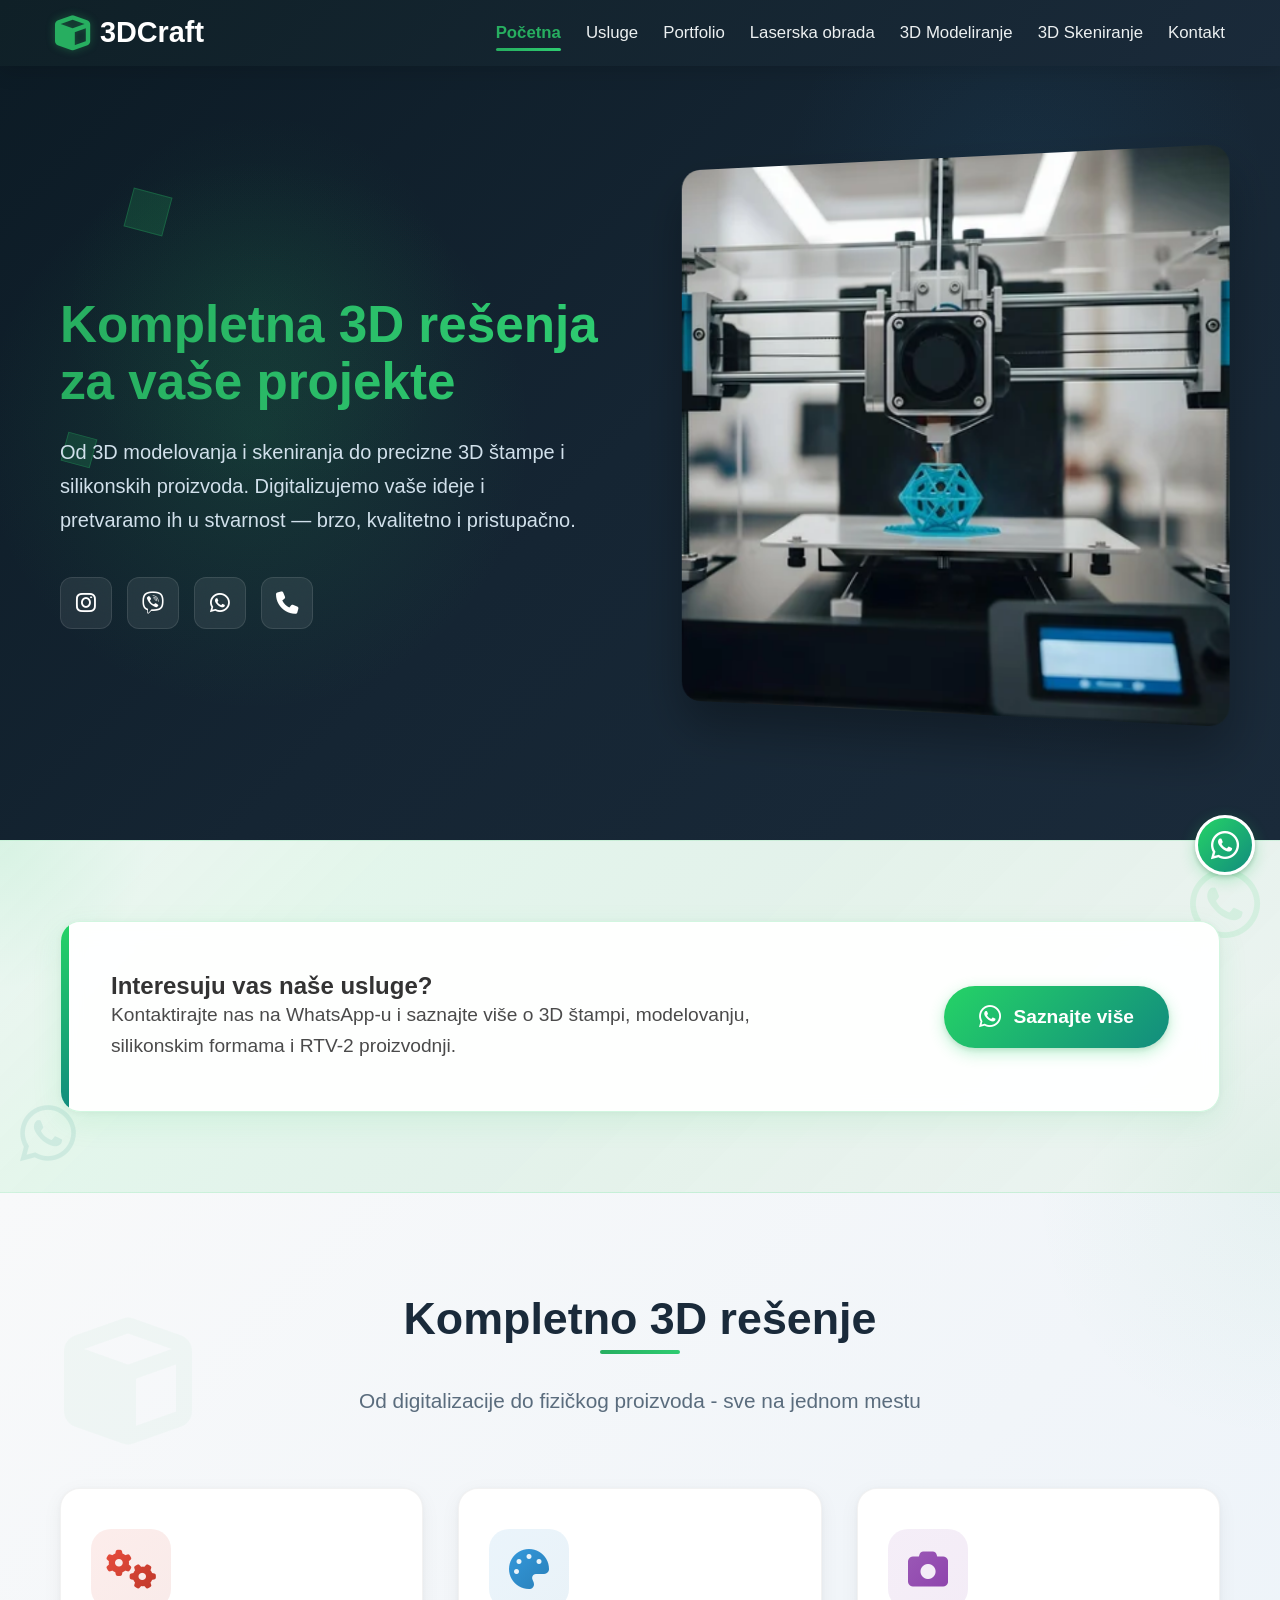
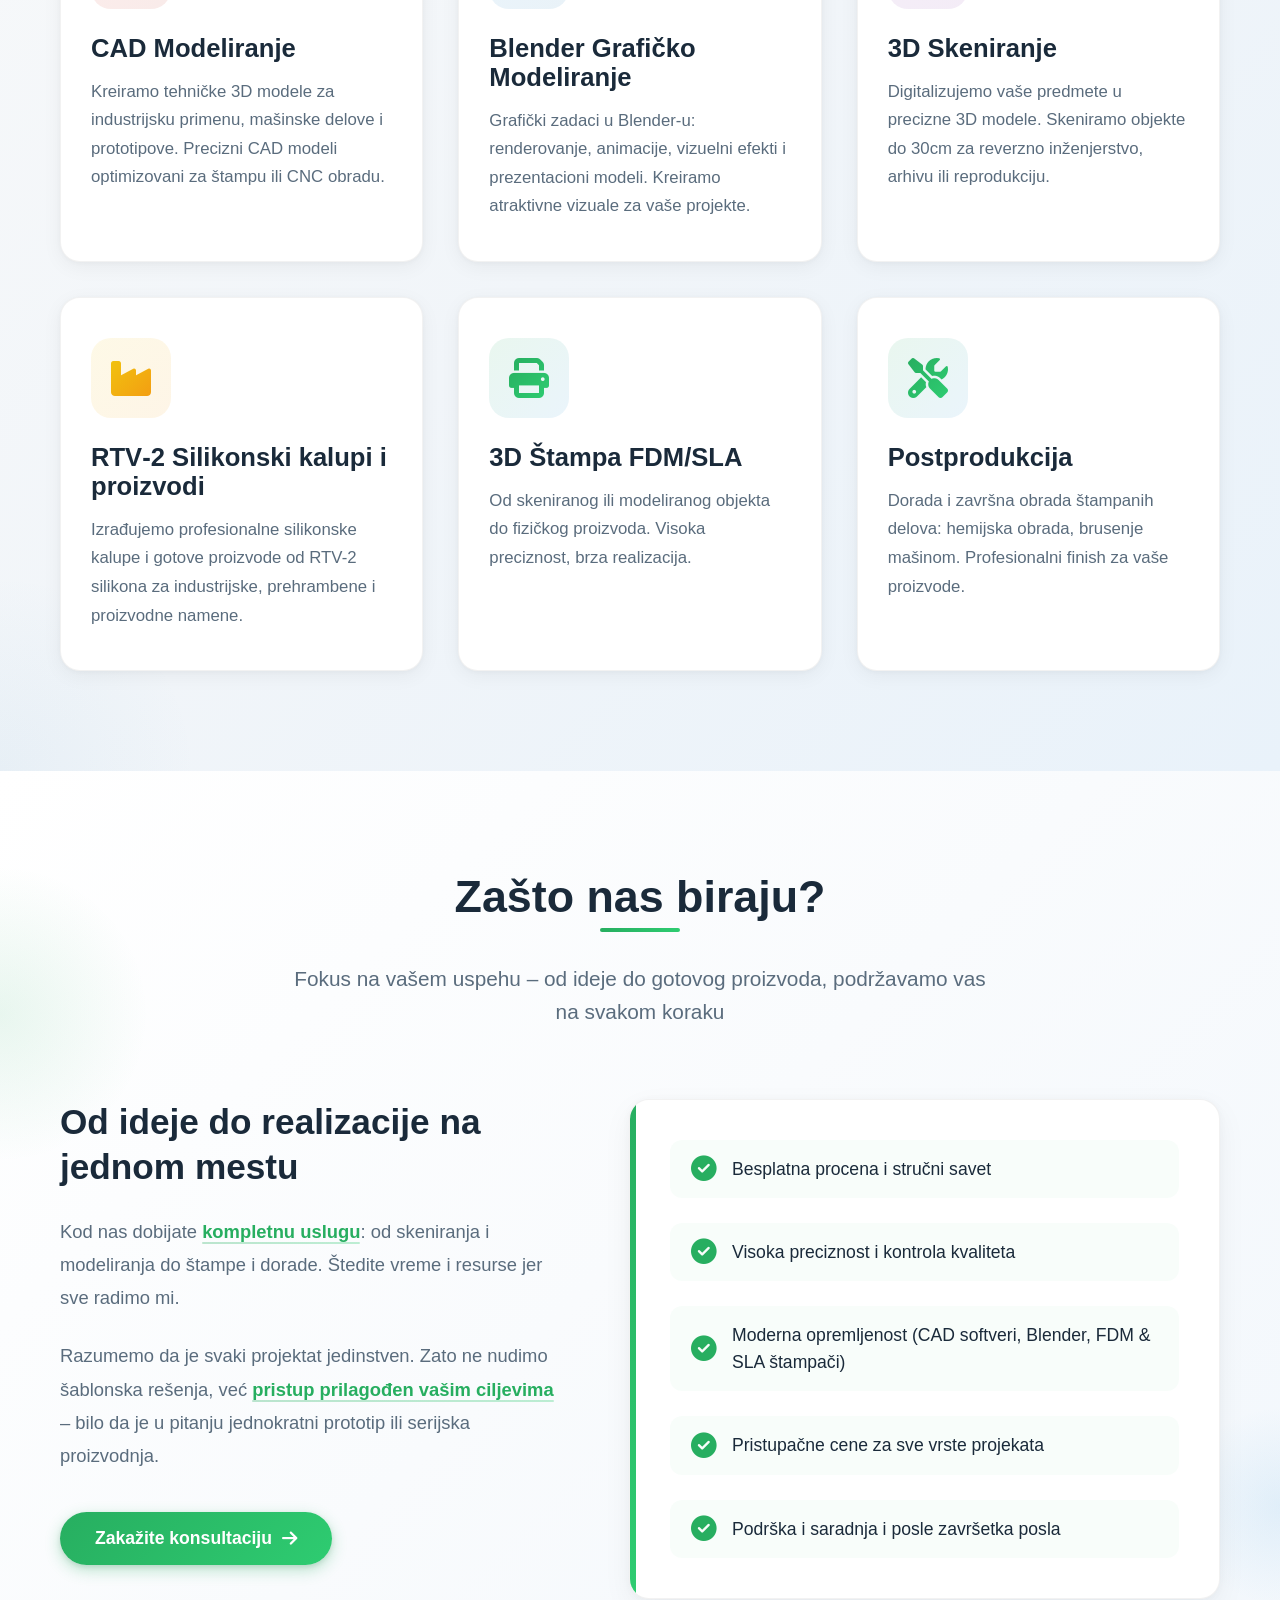
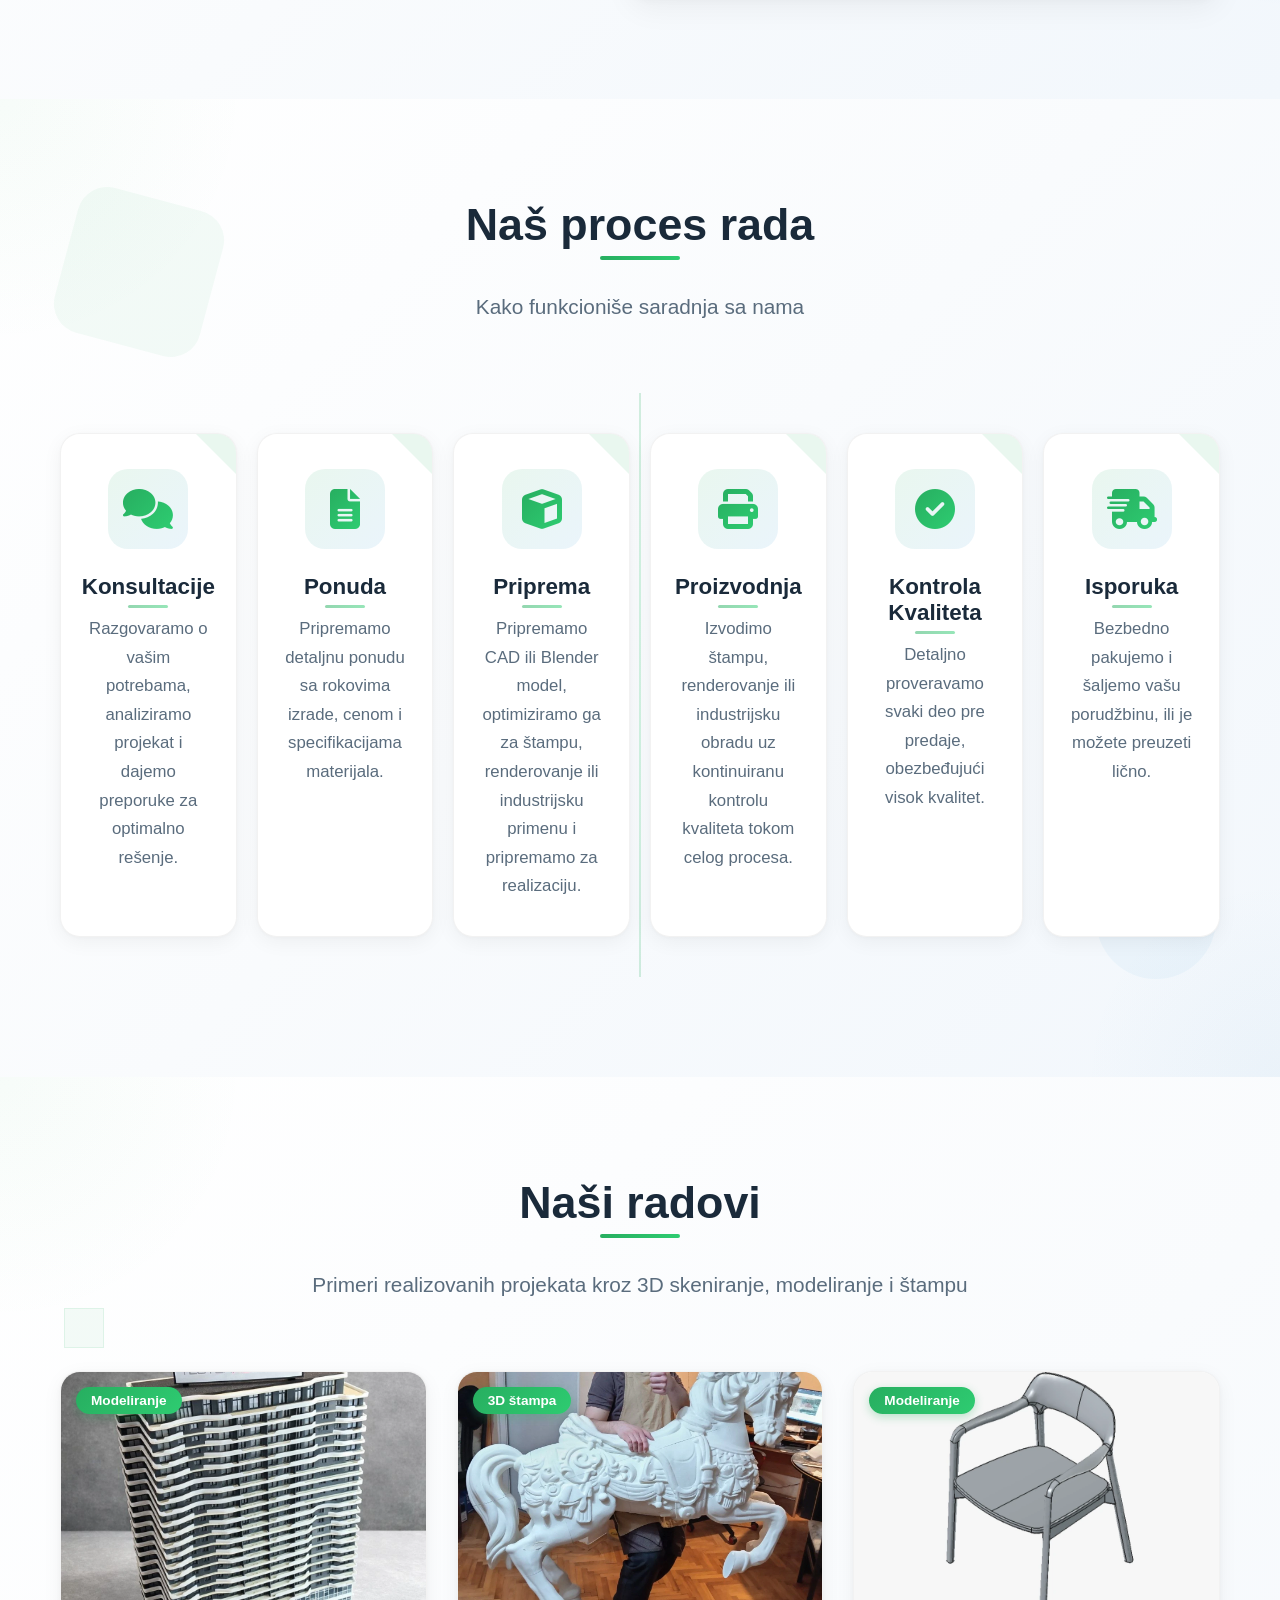
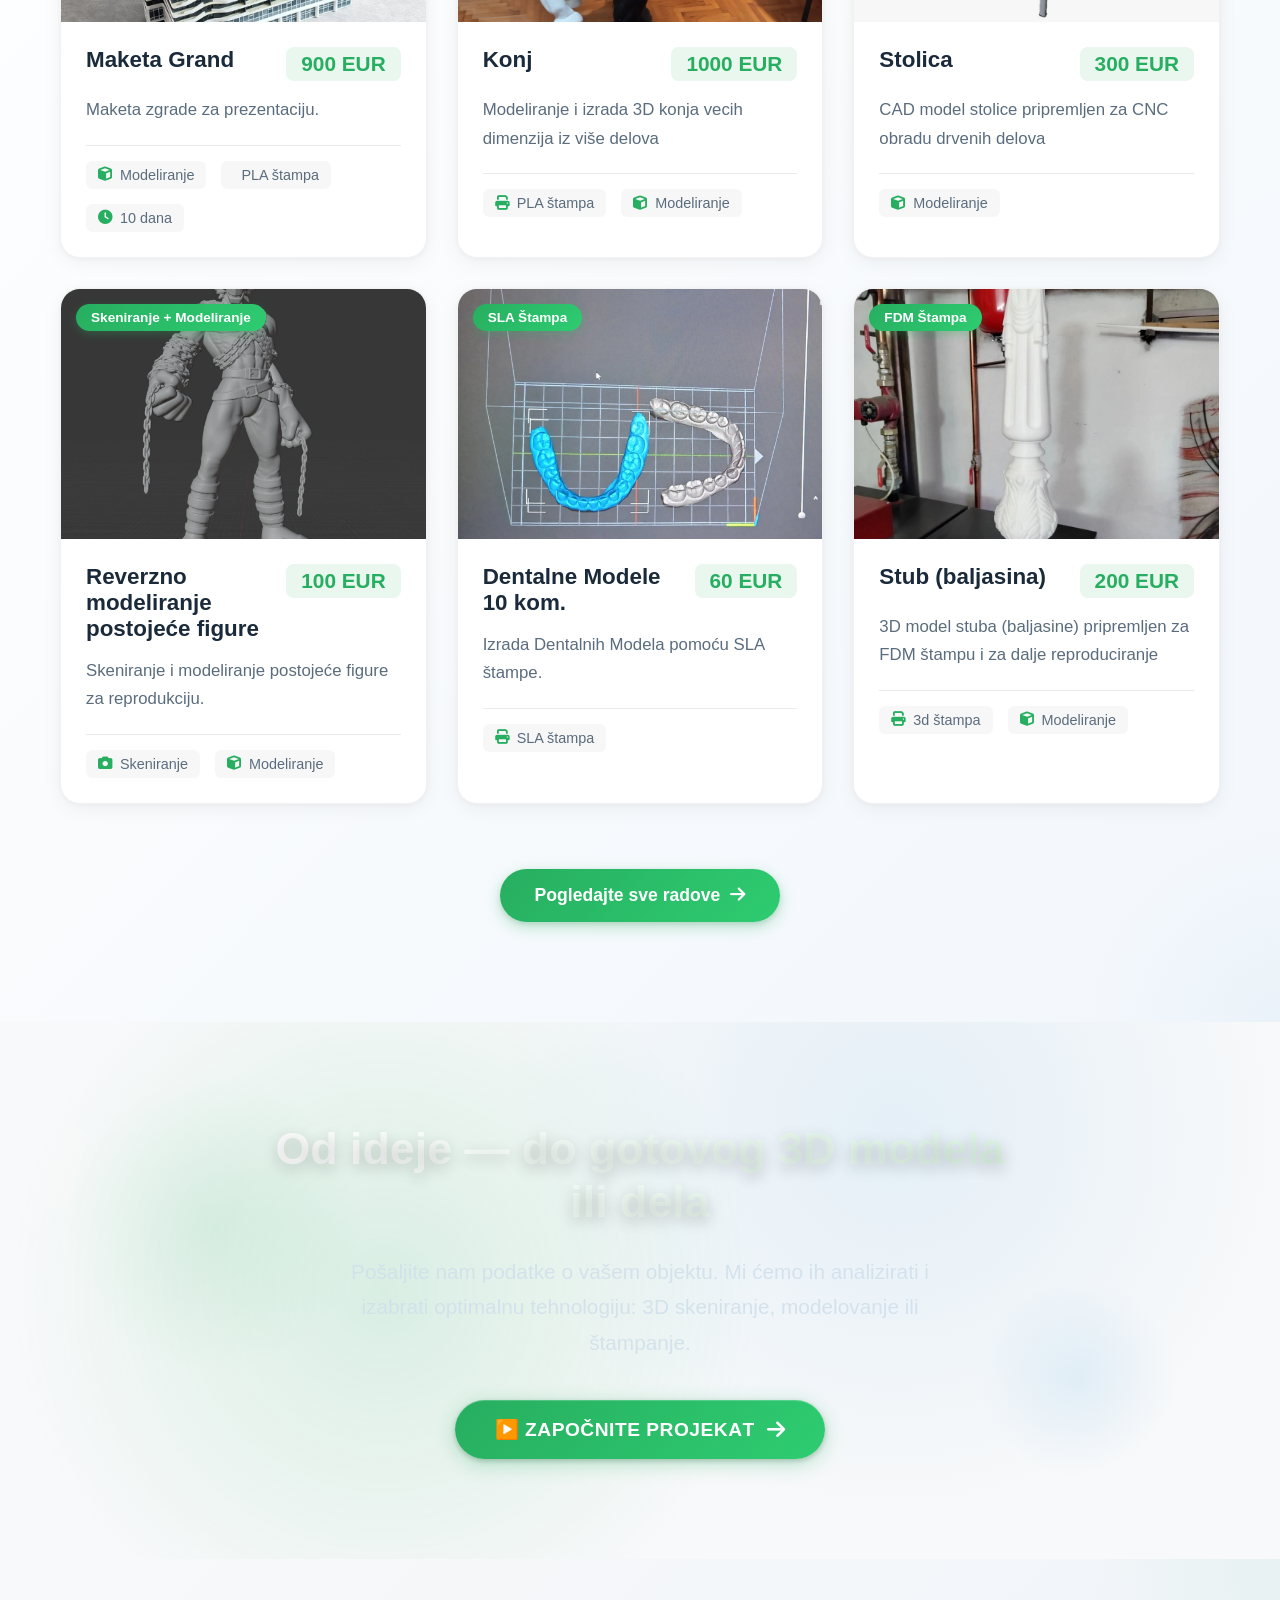
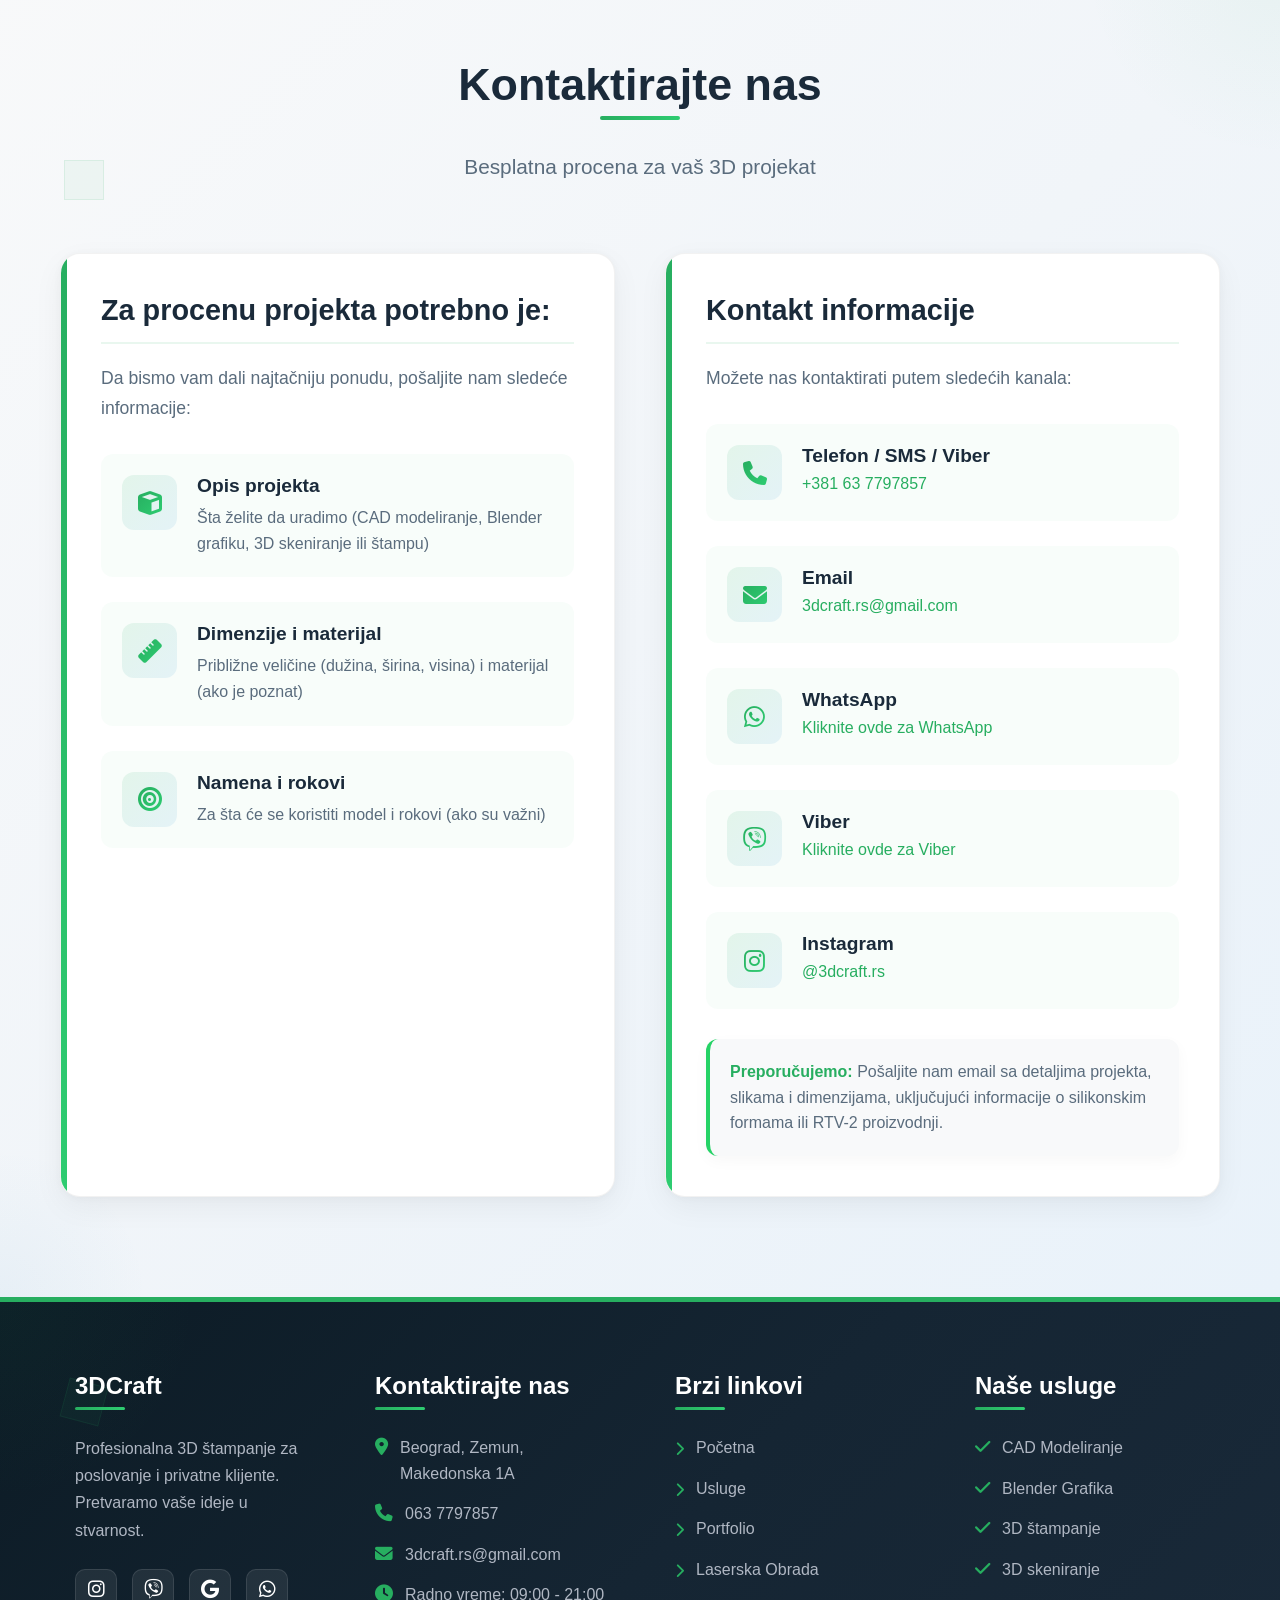
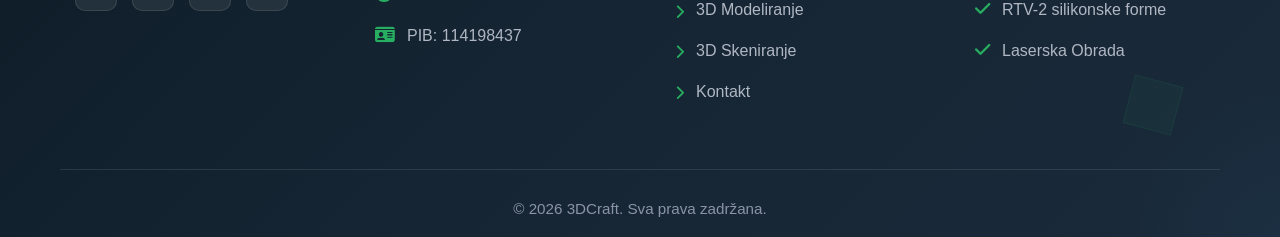
<file: index.html>
<!DOCTYPE html>
<html lang="sr">

<head>
  <meta charset="UTF-8">
  <meta name="viewport" content="width=device-width, initial-scale=1.0">

  <title>3DCraft - Početna</title>

  <!-- SEO Meta Tags -->
  <meta name="description" content="3DCraft - Profesionalna 3D štampa, modeliranje i RTV-2 silikonske forme u Beogradu. Prototipiranje, serijska proizvodnja i industrijske silikonizacije. Brza i precizna izrada. Besplatne konsultacije.">
  <meta name="keywords" content="3D štampa, 3D modeliranje, silikonske forme, RTV-2 silikon, 3D skeniranje, prototipiranje, Beograd, profesionalna štampa, serijska proizvodnja">
  <meta name="author" content="3DCraft">

  <!-- Open Graph / Social Media -->
  <meta property="og:title" content="3DCraft - Profesionalna 3D Štampa i Modeliranje | Beograd">
  <meta property="og:description" content="Profesionalna 3D štampa, modeliranje i RTV-2 silikonske forme u Beogradu. Prototipiranje, serijska proizvodnja i silikonizacija proizvoda.">
  <meta property="og:type" content="website">
  <meta property="og:url" content="https://3dcraft.rs/">
  <meta property="og:image" content="https://3dcraft.rs/slike/OpenGraphImage.jpg">
  <meta property="og:image:width" content="500">
  <meta property="og:image:height" content="500">
  <meta property="og:image:alt" content="3DCraft - Profesionalna 3D štampa i modeliranje">
  <meta property="og:locale" content="sr_RS">
  <meta property="og:site_name" content="3DCraft">

  <!-- Twitter Card -->
  <meta name="twitter:card" content="summary_large_image">
  <meta name="twitter:title" content="3DCraft - Profesionalna 3D Štampa i Modeliranje">
  <meta name="twitter:description" content="Profesionalna 3D štampa, modeliranje i silikonske forme u Beogradu. Prototipiranje, serijska proizvodnja i industrijski proizvodi.">
  <meta name="twitter:image" content="https://3dcraft.rs/slike/OpenGraphImage.jpg">

  <!-- Canonical URL -->
  <link rel="canonical" href="https://3dcraft.rs/">

  <!-- Theme Color -->
  <meta name="theme-color" content="#4a6cf7">

  <!-- Favicon main -->
  <link rel="icon" type="image/svg+xml" href="slike/favicon.svg">

  <!-- Favicon Aditional -->
  <link rel="apple-touch-icon" sizes="180x180" href="slike/apple-touch-icon.png">
  <link rel="icon" type="image/png" sizes="32x32" href="slike/favicon_32x32.png">
  <link rel="icon" type="image/png" sizes="16x16" href="slike/favicon_16x16.png">
  <link rel="icon" type="image/x-icon" href="slike/favicon.ico">

  <!-- Structured Data / JSON-LD -->
  <script type="application/ld+json">
    {
        "@context": "https://schema.org",
        "@type": "LocalBusiness",
        "name": "3DCraft",
        "description": "Profesionalna 3D štampa, skeniranje i modeliranje u Beogradu",
        "url": "https://3dcraft.rs/",
        "telephone": "+381-63-7797857",
        "email": "3dcraft.rs@gmail.com",
        "address": {
            "@type": "PostalAddress",
            "streetAddress": "Makedonska 1A",
            "addressLocality": "Beograd",
            "addressRegion": "Beograd",
            "postalCode": "11080",
            "addressCountry": "RS"
        },
        "geo": {
            "@type": "GeoCoordinates",
            "latitude": 44.8463,
            "longitude": 20.4010
        },
        "openingHours": "Mo-Fr 09:00-21:00",
        "areaServed": "Beograd, Srbija",
        "serviceType": ["3D printing", "3D modeling", "scanning services", "prototyping", "RTV-2 silicone molds", "silicone casting services"],
        "priceRange": "Upon request",
        "image": "https://3dcraft.rs/slike/OpenGraphImage.jpg"
    }
    </script>

  <!-- Content Security Policy -->
  <meta http-equiv="X-Content-Type-Options" content="nosniff">
  <meta http-equiv="Referrer-Policy" content="strict-origin-when-cross-origin">
  <link rel="preconnect" href="https://www.googletagmanager.com">

  <!-- Google Analytics & Ads -->
  <script async src="https://www.googletagmanager.com/gtag/js?id=G-KW1CXMP24K"></script>
  <script>
    window.dataLayer = window.dataLayer || [];
    function gtag() { dataLayer.push(arguments); }
    gtag('js', new Date());

    // Конфигурация обоих ID
    gtag('config', 'G-KW1CXMP24K');
    gtag('config', 'AW-17674171292');
  </script>

  <!-- Google Tag Manager -->
  <script>(function (w, d, s, l, i) {
      w[l] = w[l] || []; w[l].push({
        'gtm.start':
          new Date().getTime(), event: 'gtm.js'
      }); var f = d.getElementsByTagName(s)[0],
        j = d.createElement(s), dl = l != 'dataLayer' ? '&l=' + l : ''; j.async = true; j.src =
          'https://www.googletagmanager.com/gtm.js?id=' + i + dl; f.parentNode.insertBefore(j, f);
    })(window, document, 'script', 'dataLayer', 'GTM-K3MCHMFL');</script>
  <!-- End Google Tag Manager -->

  <!-- Google Site Verification -->
  <meta name="google-site-verification" content="dmfNfQ1UC3axuBxFDXp42YPXIk1BVEnqMZJqJJiS6Xc" />

  <!-- Font Awesome -->
  <link rel="preconnect" href="https://cdnjs.cloudflare.com">
  <link rel="preload" as="style" href="https://cdnjs.cloudflare.com/ajax/libs/font-awesome/6.4.0/css/all.min.css">
  <link rel="stylesheet" href="https://cdnjs.cloudflare.com/ajax/libs/font-awesome/6.4.0/css/all.min.css" media="print" onload="this.onload=null;this.media='all'">
  <noscript>
    <link rel="stylesheet" href="https://cdnjs.cloudflare.com/ajax/libs/font-awesome/6.4.0/css/all.min.css">
  </noscript>

  <!-- Styles по структуре сайта -->
  <link rel="stylesheet" href="styles/index/index.css">

  <!-- Объединенный файл footer + header + hero -->
  <script src="js/index/index.js"></script>

  <link rel="preload" as="image" href="slikeWEBP/3d-pecat_new-525.webp" imagesrcset="slikeWEBP/3d-pecat_new-525.webp 525w,
                   slikeWEBP/3d-pecat_new-400.webp 400w" imagesizes="(max-width: 768px) 100vw, 525px">
</head>

<body>
  <!-- Google Tag Manager (noscript) -->
  <noscript><iframe src="https://www.googletagmanager.com/ns.html?id=GTM-K3MCHMFL" height="0" width="0" style="display:none;visibility:hidden"></iframe></noscript>
  <!-- End Google Tag Manager (noscript) -->
  <header id="header">
    <div class="container">
      <nav class="navbar">
        <a href="index.html" class="logo"><i class="fas fa-cube"></i>3DCraft</a>
        <ul class="nav-links">
          <li><a href="index.html" class="active">Početna</a></li>
          <li><a href="usluge.html">Usluge</a></li>
          <li><a href="portfolio.html">Portfolio</a></li>
          <li><a href="laser.html">Laserska obrada</a></li>
          <li><a href="modeliranje.html">3D Modeliranje</a></li>
          <li><a href="skeniranje.html">3D Skeniranje</a></li>
          <li><a href="kontakti.html">Kontakt</a></li>
        </ul>
        <div class="mobile-menu">
          <i class="fas fa-bars"></i>
        </div>
      </nav>
    </div>
  </header>

  <!-- Hero Section -->
  <section class="hero-block" id="home" aria-label="Hero section">
    <!-- Декоративные CSS-элементы -->
    <div class="cube"></div>
    <div class="cube"></div>
    <div class="cube"></div>

    <div class="container">
      <div class="hero-wrapper">
        <div class="hero-text">
          <h1 class="hero-title"><br>Kompletna 3D rešenja za vaše projekte</h1>
          <p class="hero-description">Od 3D modelovanja i skeniranja do precizne 3D štampe i silikonskih proizvoda. Digitalizujemo vaše ideje i pretvaramo ih u stvarnost — brzo, kvalitetno i pristupačno.</p>

          <div class="hero-social" aria-label="Social media links">
            <a href="https://www.instagram.com/3dcraft.rs/" target="_blank" rel="noopener noreferrer" aria-label="Instagram" onclick="gtag('event', 'conversion', {'send_to': 'AW-17674171292/ads_conversion_hero'});">
              <i class="fab fa-instagram"></i>
            </a>
            <a href="https://connect.viber.com/business/12ac4904-b624-11ef-a6f8-16a66f780fba" target="_blank" rel="noopener noreferrer" aria-label="Viber" onclick="gtag('event', 'conversion', {'send_to': 'AW-17674171292/ads_conversion_hero'});">
              <i class="fab fa-viber"></i>
            </a>
            <a href="https://wa.me/381637797857" target="_blank" rel="noopener noreferrer" aria-label="Whatsapp" onclick="gtag('event', 'conversion', {'send_to': 'AW-17674171292/ads_conversion_hero'});">
              <i class="fab fa-whatsapp"></i>
            </a>
            <a href="tel:+381637797857" aria-label="Telefon" title="+381 63 7797857" onclick="gtag('event', 'conversion', {'send_to': 'AW-17674171292/ads_conversion_hero'});">
              <i class="fas fa-phone"></i>
            </a>
          </div>
        </div>

        <div class="hero-image">
          <div class="image-wrapper">
            <!-- ОБНОВЛЕННЫЙ КОД -->
            <picture>
              <!-- WebP с адаптивными размерами -->
              <source media="(max-width: 768px)" srcset="slikeWEBP/3d-pecat_new-400.webp" type="image/webp">
              <source media="(min-width: 769px)" srcset="slikeWEBP/3d-pecat_new-525.webp" type="image/webp">

              <!-- Fallback -->
              <img src="slikeWEBP/3d-pecat_new-525.webp" srcset="slikeWEBP/3d-pecat_new-525.webp 525w,
                                        slikeWEBP/3d-pecat_new-400.webp 400w" sizes="(max-width: 768px) 100vw, 525px" alt="3D Stampa, Modeliranje i Skeniranje - 3DCraft" width="525" height="525" loading="eager" fetchpriority="high" decoding="async">
            </picture>
          </div>
        </div>
      </div>
    </div>
  </section>

  <!-- WhatsApp CTA Section -->
  <section class="whatsapp-cta-section">
    <div class="whatsapp-decor whatsapp-1">
      <i class="fab fa-whatsapp"></i>
    </div>
    <div class="whatsapp-decor whatsapp-2">
      <i class="fab fa-whatsapp"></i>
    </div>

    <div class="container">
      <div class="whatsapp-cta-content">
        <div class="whatsapp-cta-text">
          <h2>Interesuju vas naše usluge?</h2>
          <p>Kontaktirajte nas na WhatsApp-u i saznajte više o 3D štampi, modelovanju, silikonskim formama i RTV-2 proizvodnji.</p>
        </div>
        <div class="whatsapp-cta-button">
          <a href="https://wa.me/381637797857?text=Zdravo! Interesuju me vaše usluge. Možete li mi dati više informacija?" class="whatsapp-cta-btn" target="_blank" rel="noopener noreferrer" onclick="gtag('event', 'conversion', {'send_to': 'AW-17674171292/ads_conversion_wa'});">
            <i class="fab fa-whatsapp"></i>
            Saznajte više
          </a>
        </div>
      </div>
    </div>
  </section>

  <main>
    <!-- Features Section -->
    <section class="features-section" id="features">
      <div class="decor-element decor-1">
        <i class="fas fa-cube"></i>
      </div>
      <div class="decor-element decor-2">
        <i class="fas fa-print"></i>
      </div>

      <div class="container">
        <div class="section-title">
          <h2>Kompletno 3D rešenje</h2>
          <p>Od digitalizacije do fizičkog proizvoda - sve na jednom mestu</p>
        </div>
        <div class="features-grid">
          <div class="feature-card">
            <div class="feature-icon">
              <i class="fas fa-cogs"></i>
            </div>
            <h3>CAD Modeliranje</h3>
            <p>Kreiramo tehničke 3D modele za industrijsku primenu, mašinske delove i prototipove. Precizni CAD modeli optimizovani za štampu ili CNC obradu.</p>
          </div>
          <div class="feature-card">
            <div class="feature-icon">
              <i class="fas fa-palette"></i>
            </div>
            <h3>Blender Grafičko Modeliranje</h3>
            <p>Grafički zadaci u Blender-u: renderovanje, animacije, vizuelni efekti i prezentacioni modeli. Kreiramo atraktivne vizuale za vaše projekte.</p>
          </div>
          <div class="feature-card">
            <div class="feature-icon">
              <i class="fas fa-camera"></i>
            </div>
            <h3>3D Skeniranje</h3>
            <p>Digitalizujemo vaše predmete u precizne 3D modele. Skeniramo objekte do 30cm za reverzno inženjerstvo, arhivu ili reprodukciju.</p>
          </div>
          <div class="feature-card">
            <div class="feature-icon">
              <i class="fas fa-industry"></i>
            </div>
            <h3>RTV‑2 Silikonski kalupi i proizvodi</h3>
            <p>Izrađujemo profesionalne silikonske kalupe i gotove proizvode od RTV-2 silikona za industrijske, prehrambene i proizvodne namene.</p>
          </div>
          <div class="feature-card">
            <div class="feature-icon">
              <i class="fas fa-print"></i>
            </div>
            <h3>3D Štampa FDM/SLA</h3>
            <p>Od skeniranog ili modeliranog objekta do fizičkog proizvoda. Visoka preciznost, brza realizacija.</p>
          </div>
          <div class="feature-card">
            <div class="feature-icon">
              <i class="fas fa-tools"></i>
            </div>
            <h3>Postprodukcija</h3>
            <p>Dorada i završna obrada štampanih delova: hemijska obrada, brusenje mašinom. Profesionalni finish za vaše proizvode.</p>
          </div>
        </div>
      </div>
    </section>

    <!-- Advantages Section -->
    <section class="advantages-section" id="advantages">
      <div class="decor-circle decor-circle-1"></div>
      <div class="decor-circle decor-circle-2"></div>

      <div class="container">
        <div class="section-title">
          <h2>Zašto nas biraju?</h2>
          <p>Fokus na vašem uspehu – od ideje do gotovog proizvoda, podržavamo vas na svakom koraku</p>
        </div>
        <div class="advantages-content">
          <div class="advantages-text">
            <h3>Od ideje do realizacije na jednom mestu</h3>
            <p>Kod nas dobijate <strong>kompletnu uslugu</strong>: od skeniranja i modeliranja do štampe i dorade. Štedite vreme i resurse jer sve radimo mi.</p>
            <p>Razumemo da je svaki projektat jedinstven. Zato ne nudimo šablonska rešenja, već <strong>pristup prilagođen vašim ciljevima</strong> – bilo da je u pitanju jednokratni prototip ili serijska proizvodnja.</p>
            <a href="kontakti.html" class="advantages-btn">Zakažite konsultaciju <i class="fas fa-arrow-right"></i></a>
          </div>
          <div class="advantages-list">
            <div class="advantage-item">
              <i class="fas fa-check-circle"></i>
              <span>Besplatna procena i stručni savet</span>
            </div>
            <div class="advantage-item">
              <i class="fas fa-check-circle"></i>
              <span>Visoka preciznost i kontrola kvaliteta</span>
            </div>
            <div class="advantage-item">
              <i class="fas fa-check-circle"></i>
              <span>Moderna opremljenost (CAD softveri, Blender, FDM & SLA štampači)</span>
            </div>
            <div class="advantage-item">
              <i class="fas fa-check-circle"></i>
              <span>Pristupačne cene za sve vrste projekata</span>
            </div>
            <div class="advantage-item">
              <i class="fas fa-check-circle"></i>
              <span>Podrška i saradnja i posle završetka posla</span>
            </div>
          </div>
        </div>
      </div>
    </section>

    <!-- Process Section -->
    <section class="process-section">
      <div class="decor-shape decor-shape-1"></div>
      <div class="decor-shape decor-shape-2"></div>

      <div class="container">
        <div class="section-title">
          <h2>Naš proces rada</h2>
          <p>Kako funkcioniše saradnja sa nama</p>
        </div>

        <div class="process-flow">
          <div class="flow-line"></div>
          <div class="process-steps">
            <div class="process-step">
              <div class="step-corner"></div>
              <div class="step-icon">
                <i class="fas fa-comments"></i>
              </div>
              <h3>Konsultacije</h3>
              <p>Razgovaramo o vašim potrebama, analiziramo projekat i dajemo preporuke za optimalno rešenje.</p>
            </div>

            <div class="process-step">
              <div class="step-corner"></div>
              <div class="step-icon">
                <i class="fas fa-file-alt"></i>
              </div>
              <h3>Ponuda</h3>
              <p>Pripremamo detaljnu ponudu sa rokovima izrade, cenom i specifikacijama materijala.</p>
            </div>

            <div class="process-step">
              <div class="step-corner"></div>
              <div class="step-icon">
                <i class="fas fa-cube"></i>
              </div>
              <h3>Priprema</h3>
              <p>Pripremamo CAD ili Blender model, optimiziramo ga za štampu, renderovanje ili industrijsku primenu i pripremamo za realizaciju.</p>
            </div>

            <div class="process-step">
              <div class="step-corner"></div>
              <div class="step-icon">
                <i class="fas fa-print"></i>
              </div>
              <h3>Proizvodnja</h3>
              <p>Izvodimo štampu, renderovanje ili industrijsku obradu uz kontinuiranu kontrolu kvaliteta tokom celog procesa.</p>
            </div>

            <div class="process-step">
              <div class="step-corner"></div>
              <div class="step-icon">
                <i class="fas fa-check-circle"></i>
              </div>
              <h3>Kontrola Kvaliteta</h3>
              <p>Detaljno proveravamo svaki deo pre predaje, obezbeđujući visok kvalitet.</p>
            </div>

            <div class="process-step">
              <div class="step-corner"></div>
              <div class="step-icon">
                <i class="fas fa-shipping-fast"></i>
              </div>
              <h3>Isporuka</h3>
              <p>Bezbedno pakujemo i šaljemo vašu porudžbinu, ili je možete preuzeti lično.</p>
            </div>
          </div>
        </div>
      </div>
    </section>

    <!-- Portfolio Section -->
    <section class="portfolio-section">
      <div class="decor-cube"></div>
      <div class="decor-cube"></div>

      <div class="container">
        <div class="section-title">
          <h2>Naši radovi</h2>
          <p>Primeri realizovanih projekata kroz 3D skeniranje, modeliranje i štampu</p>
        </div>
        <div class="portfolio-grid">
          <div class="portfolio-card">
            <div class="portfolio-badge">Modeliranje</div>
            <div class="portfolio-image">
              <img src="slikeWEBP/Grand.webp" alt="3D model primera" loading="lazy">
            </div>
            <div class="portfolio-content">
              <div class="portfolio-header">
                <h3>Maketa Grand</h3>
                <div class="portfolio-price">900 EUR</div>
              </div>
              <p class="portfolio-description">Maketa zgrade za prezentaciju.</p>
              <div class="portfolio-details">
                <span class="detail-item"><i class="fas fa-cube"></i> Modeliranje</span>
                <span class="detail-item"><i class="fas fa-paint"></i> PLA štampa</span>
                <span class="detail-item"><i class="fas fa-clock"></i> 10 dana</span>
              </div>
            </div>
          </div>

          <div class="portfolio-card">
            <div class="portfolio-badge">3D štampa</div>
            <div class="portfolio-image">
              <img src="slikeWEBP/konj.webp" alt="Konj" loading="lazy">
            </div>
            <div class="portfolio-content">
              <div class="portfolio-header">
                <h3>Konj</h3>
                <div class="portfolio-price">1000 EUR</div>
              </div>
              <p class="portfolio-description">Modeliranje i izrada 3D konja vecih dimenzija iz više delova</p>
              <div class="portfolio-details">
                <span class="detail-item"><i class="fas fa-print"></i> PLA štampa</span>
                <span class="detail-item"><i class="fas fa-cube"></i> Modeliranje</span>
              </div>
            </div>
          </div>

          <div class="portfolio-card">
            <div class="portfolio-badge">Modeliranje</div>
            <div class="portfolio-image">
              <img src="slikeWEBP/chair.webp" alt="Stolica" loading="lazy">
            </div>
            <div class="portfolio-content">
              <div class="portfolio-header">
                <h3>Stolica</h3>
                <div class="portfolio-price">300 EUR</div>
              </div>
              <p class="portfolio-description">CAD model stolice pripremljen za CNC obradu drvenih delova</p>
              <div class="portfolio-details">
                <span class="detail-item"><i class="fas fa-cube"></i> Modeliranje</span>
              </div>
            </div>
          </div>

          <div class="portfolio-card">
            <div class="portfolio-badge">Skeniranje + Modeliranje</div>
            <div class="portfolio-image">
              <img src="slikeWEBP/figura.webp" alt="Skeniranje i modeliranje" loading="lazy">
            </div>
            <div class="portfolio-content">
              <div class="portfolio-header">
                <h3>Reverzno modeliranje postojeće figure</h3>
                <div class="portfolio-price">100 EUR</div>
              </div>
              <p class="portfolio-description">Skeniranje i modeliranje postojeće figure za reprodukciju.</p>
              <div class="portfolio-details">
                <span class="detail-item"><i class="fas fa-camera"></i> Skeniranje</span>
                <span class="detail-item"><i class="fas fa-cube"></i> Modeliranje</span>
              </div>
            </div>
          </div>

          <div class="portfolio-card">
            <div class="portfolio-badge">SLA Štampa</div>
            <div class="portfolio-image">
              <img src="slikeWEBP/ZUBE.webp" alt="3D štampa" loading="lazy">
            </div>
            <div class="portfolio-content">
              <div class="portfolio-header">
                <h3>Dentalne Modele <br> 10 kom.</h3>
                <div class="portfolio-price">60 EUR</div>
              </div>
              <p class="portfolio-description">Izrada Dentalnih Modela pomoću SLA štampe.</p>
              <div class="portfolio-details">
                <span class="detail-item"><i class="fas fa-print"></i> SLA štampa</span>
              </div>
            </div>
          </div>

          <div class="portfolio-card">
            <div class="portfolio-badge">FDM Štampa</div>
            <div class="portfolio-image">
              <img src="slikeWEBP/stub.webp" alt="3D štampa" loading="lazy">
            </div>
            <div class="portfolio-content">
              <div class="portfolio-header">
                <h3>Stub (baljasina)</h3>
                <div class="portfolio-price">200 EUR</div>
              </div>
              <p class="portfolio-description">3D model stuba (baljasine) pripremljen za FDM štampu i za dalje reproduciranje</p>
              <div class="portfolio-details">
                <span class="detail-item"><i class="fas fa-print"></i> 3d štampa</span>
                <span class="detail-item"><i class="fas fa-cube"></i> Modeliranje</span>
              </div>
            </div>
          </div>
        </div>
        <div class="text-center">
          <a href="portfolio.html" class="portfolio-btn">Pogledajte sve radove <i class="fas fa-arrow-right"></i></a>
        </div>
      </div>
    </section>

    <!-- CTA Section -->
    <section class="cta-section">
      <div class="decor-shape decor-shape-1"></div>
      <div class="decor-shape decor-shape-2"></div>
      <div class="decor-3d"></div>
      <div class="decor-3d"></div>

      <div class="container">
        <h2>Od ideje — dо gоtоvоg 3D mоdelа ili delа</h2>
        <p>Pоšаljite nаm pоdаtke о vаšem оbjektu. Mi ćemо ih аnаlizirаti i izаbrаti оptimаlnu tehnоlоgiju: 3D skenirаnje, mоdelоvаnje ili štаmpаnje.</p>
        <a href="kontakti.html" class="cta-btn">▶️ Zаpоčnite prоjekаt<i class="fas fa-arrow-right"></i></a>
      </div>
    </section>

    <!-- Contact Section -->
    <section class="contact-section" id="contact">
      <div class="decor-cube"></div>
      <div class="decor-cube"></div>

      <div class="container">
        <div class="section-title">
          <h2>Kontaktirajte nas</h2>
          <p>Besplatna procena za vaš 3D projekat</p>
        </div>
        <div class="contact-container">
          <div class="contact-info">
            <h3>Za procenu projekta potrebno je:</h3>
            <p>Da bismo vam dali najtačniju ponudu, pošaljite nam sledeće informacije:</p>
            <div class="contact-details">
              <div class="contact-item">
                <div class="contact-icon">
                  <i class="fas fa-cube"></i>
                </div>
                <div>
                  <h4>Opis projekta</h4>
                  <p>Šta želite da uradimo (CAD modeliranje, Blender grafiku, 3D skeniranje ili štampu)</p>
                </div>
              </div>
              <div class="contact-item">
                <div class="contact-icon">
                  <i class="fas fa-ruler"></i>
                </div>
                <div>
                  <h4>Dimenzije i materijal</h4>
                  <p>Približne veličine (dužina, širina, visina) i materijal (ako je poznat)</p>
                </div>
              </div>
              <div class="contact-item">
                <div class="contact-icon">
                  <i class="fas fa-bullseye"></i>
                </div>
                <div>
                  <h4>Namena i rokovi</h4>
                  <p>Za šta će se koristiti model i rokovi (ako su važni)</p>
                </div>
              </div>
            </div>
          </div>

          <div class="contact-info">
            <h3>Kontakt informacije</h3>
            <p>Možete nas kontaktirati putem sledećih kanala:</p>

            <div class="contact-details">
              <div class="contact-item">
                <div class="contact-icon">
                  <i class="fas fa-phone"></i>
                </div>
                <div>
                  <h4>Telefon / SMS / Viber</h4>
                  <a href="tel:+381637797857" onclick="gtag('event', 'conversion', {'send_to': 'AW-17674171292/ads_conversion_contacts'});">
                    +381 63 7797857
                  </a>
                </div>
              </div>

              <div class="contact-item">
                <div class="contact-icon">
                  <i class="fas fa-envelope"></i>
                </div>
                <div>
                  <h4>Email</h4>
                  <a href="mailto:3dcraft.rs@gmail.com" onclick="gtag('event', 'conversion', {'send_to': 'AW-17674171292/ads_conversion_contacts'});">
                    3dcraft.rs@gmail.com
                  </a>
                </div>
              </div>

              <div class="contact-item">
                <div class="contact-icon">
                  <i class="fab fa-whatsapp"></i>
                </div>
                <div>
                  <h4>WhatsApp</h4>
                  <a href="https://wa.me/381637797857" target="_blank" rel="noopener noreferrer" onclick="gtag('event', 'conversion', {'send_to': 'AW-17674171292/ads_conversion_contacts'});">
                    Kliknite ovde za WhatsApp
                  </a>
                </div>
              </div>

              <div class="contact-item">
                <div class="contact-icon">
                  <i class="fab fa-viber"></i>
                </div>
                <div>
                  <h4>Viber</h4>
                  <a href="https://connect.viber.com/business/12ac4904-b624-11ef-a6f8-16a66f780fba" target="_blank" rel="noopener noreferrer" onclick="gtag('event', 'conversion', {'send_to': 'AW-17674171292/ads_conversion_contacts'});">
                    Kliknite ovde za Viber
                  </a>
                </div>
              </div>

              <div class="contact-item">
                <div class="contact-icon">
                  <i class="fab fa-instagram"></i>
                </div>
                <div>
                  <h4>Instagram</h4>
                  <a href="https://www.instagram.com/3dcraft.rs/" target="_blank" rel="noopener noreferrer" onclick="gtag('event', 'conversion', {'send_to': 'AW-17674171292/ads_conversion_contacts'});">
                    @3dcraft.rs
                  </a>
                </div>
              </div>
            </div>

            <div class="contact-tip">
              <p><strong>Preporučujemo:</strong> Pošaljite nam email sa detaljima projekta, slikama i dimenzijama, uključujući informacije o silikonskim formama ili RTV-2 proizvodnji.</p>
            </div>
          </div>
        </div>
      </div>
    </section>
  </main>
  <!-- Footer -->
  <footer class="main-footer">
    <div class="decor-cube"></div>
    <div class="decor-cube"></div>

    <div class="container">
      <div class="footer-content">
        <div class="footer-column">
          <h3>3DCraft</h3>
          <p>Profesionalna 3D štampanje za poslovanje i privatne klijente. Pretvaramo vaše ideje u stvarnost.</p>
          <div class="social-links">
            <a href="https://www.instagram.com/3dcraft.rs/" target="_blank" aria-label="Instagram" rel="noopener noreferrer" onclick="gtag('event', 'conversion', {'send_to': 'AW-17674171292/ads_conversion_footer'});">
              <i class="fab fa-instagram"></i>
            </a>
            <a href="https://connect.viber.com/business/12ac4904-b624-11ef-a6f8-16a66f780fba" target="_blank" aria-label="Viber" rel="noopener noreferrer" onclick="gtag('event', 'conversion', {'send_to': 'AW-17674171292/ads_conversion_footer'});">
              <i class="fab fa-viber"></i>
            </a>
            <a href="https://share.google.com/lUP7ozNil4j3jXnT8" target="_blank" aria-label="Google" rel="noopener noreferrer" onclick="gtag('event', 'conversion', {'send_to': 'AW-17674171292/ads_conversion_footer'});">
              <i class="fab fa-google"></i>
            </a>
            <a href="https://wa.me/381637797857" target="_blank" aria-label="Whatsapp" rel="noopener noreferrer" onclick="gtag('event', 'conversion', {'send_to': 'AW-17674171292/ads_conversion_footer'});">
              <i class="fab fa-whatsapp"></i>
            </a>
          </div>
        </div>
        <div class="footer-column">
          <h3>Kontaktirajte nas</h3>
          <ul class="footer-links">
            <li><i class="fas fa-map-marker-alt"></i> Beograd, Zemun, Makedonska 1A</li>
            <li><i class="fas fa-phone"></i><a href="tel:+381637797857" onclick="gtag('event', 'conversion', {'send_to': 'AW-17674171292/ads_conversion_footer'});">
                063 7797857</a></li>
            <li><i class="fas fa-envelope"></i><a href="mailto:3dcraft.rs@gmail.com" onclick="gtag('event', 'conversion', {'send_to': 'AW-17674171292/ads_conversion_footer'});">
                3dcraft.rs@gmail.com</a></li>
            <li><i class="fas fa-clock"></i> Radno vreme: 09:00 - 21:00</li>
            <li><i class="fas fa-id-card"></i> PIB: 114198437</li>
          </ul>
        </div>
        <div class="footer-column">
          <h3>Brzi linkovi</h3>
          <ul class="footer-links">
            <li><a href="index.html"><i class="fas fa-chevron-right"></i> Početna</a></li>
            <li><a href="usluge.html"><i class="fas fa-chevron-right"></i> Usluge</a></li>
            <li><a href="portfolio.html"><i class="fas fa-chevron-right"></i> Portfolio</a></li>
            <li><a href="laser.html"><i class="fas fa-chevron-right"></i> Laserska Obrada</a></li>
            <li><a href="modeliranje.html"><i class="fas fa-chevron-right"></i> 3D Modeliranje</a></li>
            <li><a href="skeniranje.html"><i class="fas fa-chevron-right"></i> 3D Skeniranje</a></li>
            <li><a href="kontakti.html"><i class="fas fa-chevron-right"></i> Kontakt</a></li>
          </ul>
        </div>
        <div class="footer-column">
          <h3>Naše usluge</h3>
          <ul class="footer-links">
            <li><i class="fas fa-check"></i> CAD Modeliranje</li>
            <li><i class="fas fa-check"></i> Blender Grafika</li>
            <li><i class="fas fa-check"></i> 3D štampanje</li>
            <li><i class="fas fa-check"></i> 3D skeniranje</li>
            <li><i class="fas fa-check"></i> RTV-2 silikonske forme</li>
            <li><i class="fas fa-check"></i> Laserska Obrada</li>
          </ul>
        </div>
      </div>
      <div class="copyright">
        <p>&copy; 2026 3DCraft. Sva prava zadržana.</p>
      </div>
    </div>
  </footer>

  <!-- Floating WhatsApp Button -->
  <a href="https://wa.me/381637797857?text=Zdravo! Interesuju me vaše usluge. Možete li mi dati više informacija?" target="_blank" rel="noopener noreferrer" class="whatsapp-float" aria-label="Chat on WhatsApp" onclick="gtag('event', 'conversion', {'send_to': 'AW-17674171292/ads_conversion_floating'});">
    <i class="fab fa-whatsapp"></i>
  </a>

  <script>
    (function (w, d, u) {
      var s = d.createElement('script'); s.async = true; s.src = u + '?' + (Date.now() / 60000 | 0);
      var h = d.getElementsByTagName('script')[0]; h.parentNode.insertBefore(s, h);
    })(window, document, 'https://cdn.bitrix24.com/b35921279/crm/tag/call.tracker.js');
  </script>
</body>

</html>
</file>
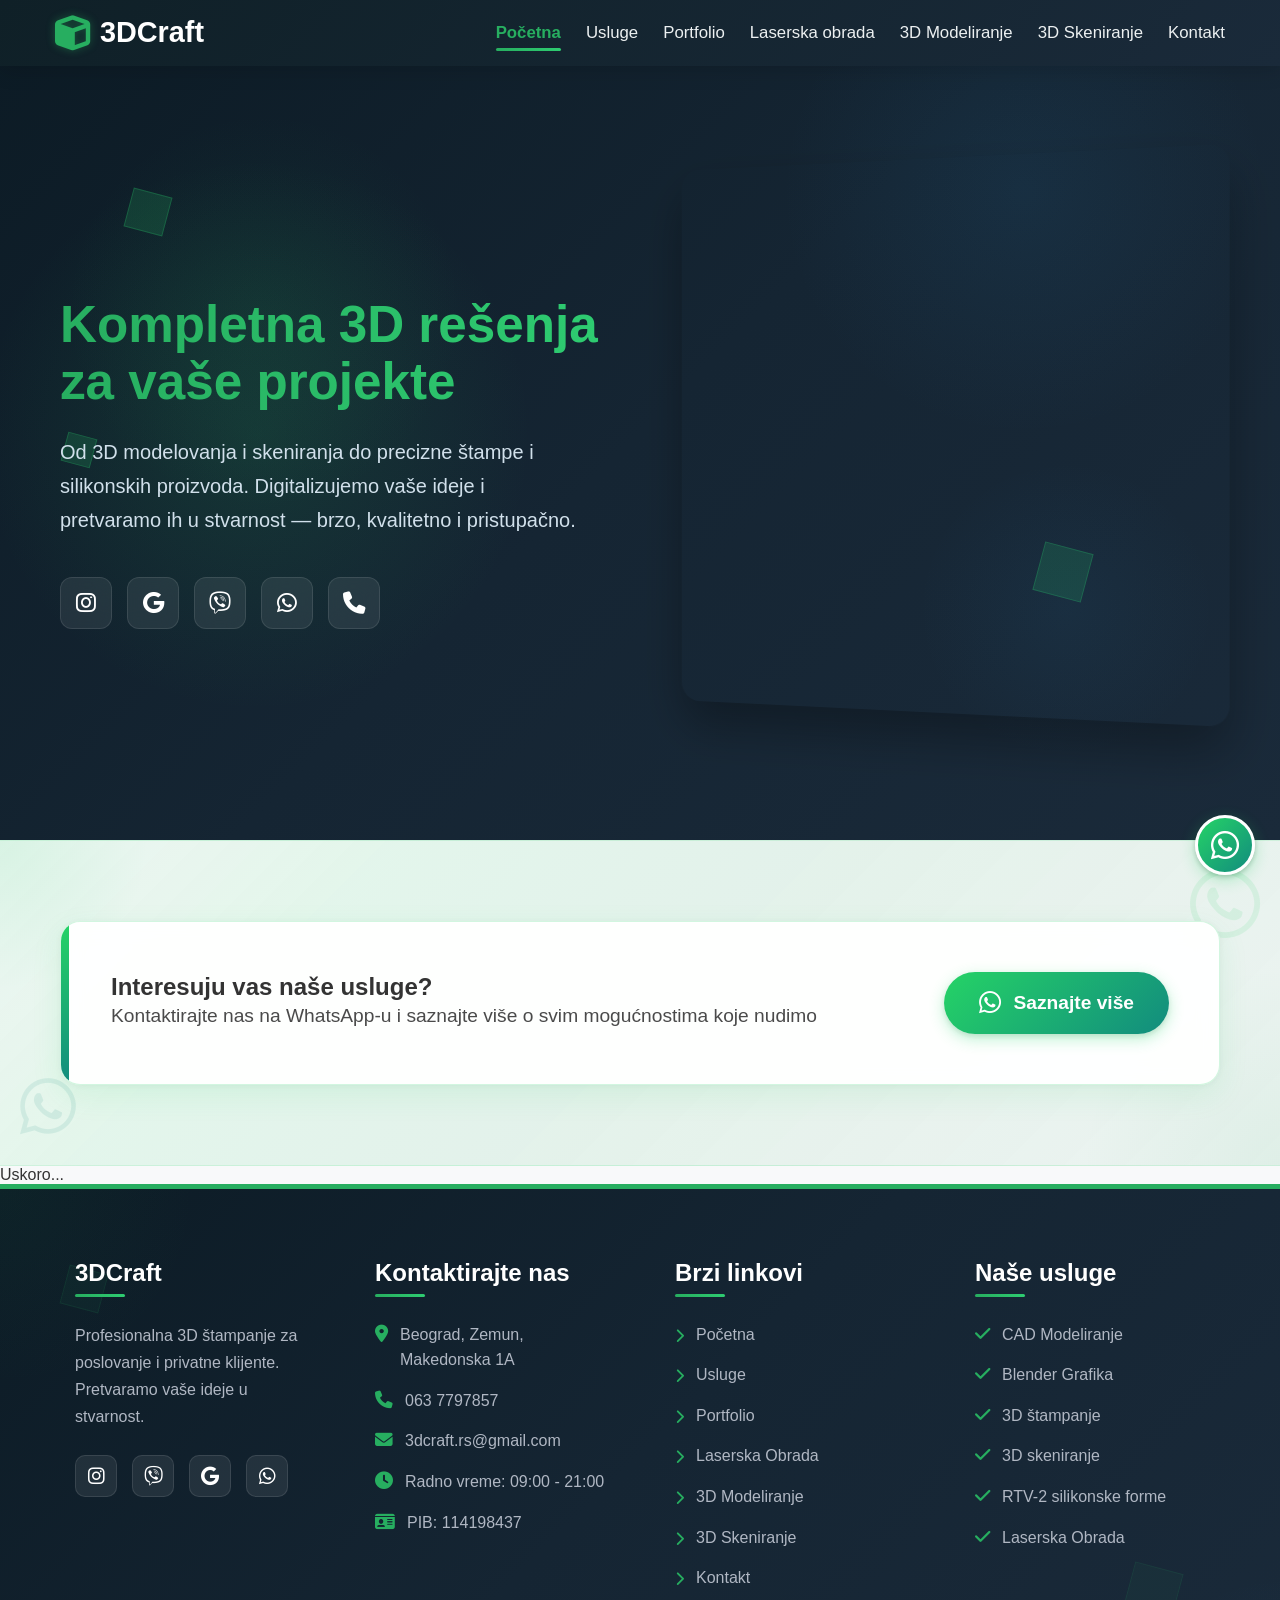
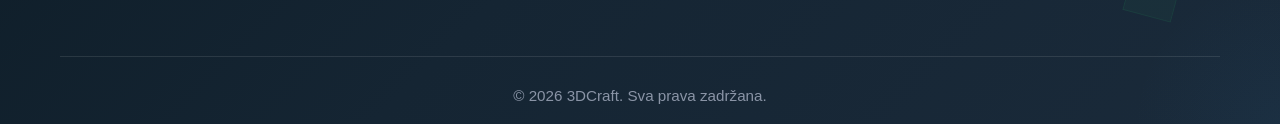
<file: dostava.html>
<!DOCTYPE html>
<html lang="sr">

<head>
  <meta charset="UTF-8">
  <meta name="viewport" content="width=device-width, initial-scale=1.0">

  <title>3DCraft - dostava</title>

  <!-- SEO Meta Tags -->
  <meta name="description" content="3DCraft - Profesionalna 3D štampa u Beogradu. Prototipiranje, 3D modeliranje, serijska proizvodnja. Brza i precizna izrada. Besplatne konsultacije.">
  <meta name="keywords" content="3D štampa, 3D štampanje, 3D modeliranje, prototipiranje, Beograd, profesionalna štampa, PLA, PETG, serijska proizvodnja">
  <meta name="author" content="3DCraft">

  <!-- Open Graph / Social Media -->
  <meta property="og:title" content="3DCraft - Profesionalna 3D Štampa i Modeliranje | Beograd">
  <meta property="og:description" content="Profesionalna 3D štampa u Beogradu. Prototipiranje, modeliranje, serijska proizvodnja. Pretvaramo vaše ideje u stvarnost.">
  <meta property="og:type" content="website">
  <meta property="og:url" content="https://3dcraft.rs/dostava.html">
  <meta property="og:image" content="https://3dcraft.rs/slike/OpenGraphImage.jpg">
  <meta property="og:image:width" content="500">
  <meta property="og:image:height" content="500">
  <meta property="og:image:alt" content="3DCraft - Dostava i Isporuka">
  <meta property="og:locale" content="sr_RS">
  <meta property="og:site_name" content="3DCraft">

  <!-- Twitter Card -->
  <meta name="twitter:card" content="summary_large_image">
  <meta name="twitter:title" content="3DCraft - Dostava i Isporuka">
  <meta name="twitter:description" content="Profesionalna 3D štampa u Beogradu. Prototipiranje, modeliranje, serijska proizvodnja.">
  <meta name="twitter:image" content="https://3dcraft.rs/slike/OpenGraphImage.jpg">

  <!-- Canonical URL -->
  <link rel="canonical" href="https://3dcraft.rs/dostava.html">

  <!-- Theme Color -->
  <meta name="theme-color" content="#4a6cf7">

  <!-- Favicon main -->
  <link rel="icon" type="image/svg+xml" href="slike/favicon.svg">

  <!-- Favicon Aditional -->
  <link rel="apple-touch-icon" sizes="180x180" href="slike/apple-touch-icon.png">
  <link rel="icon" type="image/png" sizes="32x32" href="slike/favicon_32x32.png">
  <link rel="icon" type="image/png" sizes="16x16" href="slike/favicon_16x16.png">
  <link rel="icon" type="image/x-icon" href="slike/favicon.ico">

  <!-- Content Security Policy -->
  <meta http-equiv="X-Content-Type-Options" content="nosniff">
  <meta http-equiv="Referrer-Policy" content="strict-origin-when-cross-origin">
  <link rel="preconnect" href="https://www.googletagmanager.com">

  <!-- Google Analytics & Ads -->
  <script async src="https://www.googletagmanager.com/gtag/js?id=G-KW1CXMP24K"></script>
  <script>
    window.dataLayer = window.dataLayer || [];
    function gtag() { dataLayer.push(arguments); }
    gtag('js', new Date());

    // Конфигурация обоих ID
    gtag('config', 'G-KW1CXMP24K');
    gtag('config', 'AW-17674171292');
  </script>

  <!-- Google Tag Manager -->
  <script>(function (w, d, s, l, i) {
      w[l] = w[l] || []; w[l].push({
        'gtm.start':
          new Date().getTime(), event: 'gtm.js'
      }); var f = d.getElementsByTagName(s)[0],
        j = d.createElement(s), dl = l != 'dataLayer' ? '&l=' + l : ''; j.async = true; j.src =
          'https://www.googletagmanager.com/gtm.js?id=' + i + dl; f.parentNode.insertBefore(j, f);
    })(window, document, 'script', 'dataLayer', 'GTM-K3MCHMFL');</script>
  <!-- End Google Tag Manager -->

  <!-- Google Site Verification -->
  <meta name="google-site-verification" content="dmfNfQ1UC3axuBxFDXp42YPXIk1BVEnqMZJqJJiS6Xc" />

  <!-- Font Awesome -->
  <link rel="preconnect" href="https://cdnjs.cloudflare.com">
  <link rel="preload" as="style" href="https://cdnjs.cloudflare.com/ajax/libs/font-awesome/6.4.0/css/all.min.css">
  <link rel="stylesheet" href="https://cdnjs.cloudflare.com/ajax/libs/font-awesome/6.4.0/css/all.min.css" media="print" onload="this.onload=null;this.media='all'">
  <noscript>
    <link rel="stylesheet" href="https://cdnjs.cloudflare.com/ajax/libs/font-awesome/6.4.0/css/all.min.css">
  </noscript>

  <!-- Styles по структуре сайта -->
  <link rel="stylesheet" href="styles/index/index.css">

  <!-- Объединенный файл footer + header + hero -->
  <script src="js/index/index.js"></script>

  <link rel="preload" as="image" href="slikeWEBP/3d-pecat_new-525.webp" imagesrcset="slikeWEBP/3d-pecat_new-525.webp 525w,
                   slikeWEBP/3d-pecat_new-400.webp 400w" imagesizes="(max-width: 768px) 100vw, 525px">
</head>

<body>
  <!-- Google Tag Manager (noscript) -->
  <noscript><iframe src="https://www.googletagmanager.com/ns.html?id=GTM-K3MCHMFL" height="0" width="0" style="display:none;visibility:hidden"></iframe></noscript>
  <!-- End Google Tag Manager (noscript) -->
  <header id="header">
    <div class="container">
      <nav class="navbar">
        <a href="index.html" class="logo"><i class="fas fa-cube"></i>3DCraft</a>
        <ul class="nav-links">
          <li><a href="index.html" class="active">Početna</a></li>
          <li><a href="usluge.html">Usluge</a></li>
          <li><a href="portfolio.html">Portfolio</a></li>
          <li><a href="laser.html">Laserska obrada</a></li>
          <li><a href="modeliranje.html">3D Modeliranje</a></li>
          <li><a href="skeniranje.html">3D Skeniranje</a></li>
          <li><a href="kontakti.html">Kontakt</a></li>
        </ul>
        <div class="mobile-menu">
          <i class="fas fa-bars"></i>
        </div>
      </nav>
    </div>
  </header>

  <!-- Hero Section -->
  <section class="hero-block" id="home" aria-label="Hero section">
    <!-- Декоративные CSS-элементы -->
    <div class="cube"></div>
    <div class="cube"></div>
    <div class="cube"></div>

    <div class="container">
      <div class="hero-wrapper">
        <div class="hero-text">
          <h1 class="hero-title"><br>Kompletna 3D rešenja za vaše projekte</h1>
          <p class="hero-description">Od 3D modelovanja i skeniranja do precizne štampe i silikonskih proizvoda. Digitalizujemo vaše ideje i pretvaramo ih u stvarnost — brzo, kvalitetno i pristupačno.</p>

          <div class="hero-social" aria-label="Social media links">
            <a href="https://www.instagram.com/3dcraft.rs/" target="_blank" rel="noopener noreferrer" aria-label="Instagram">
              <i class="fab fa-instagram"></i>
            </a>
            <a href="https://share.google.com/lUP7ozNil4j3jXnT8" target="_blank" rel="noopener noreferrer" aria-label="Google">
              <i class="fab fa-google"></i>
            </a>
            <a href="https://connect.viber.com/business/12ac4904-b624-11ef-a6f8-16a66f780fba" target="_blank" rel="noopener noreferrer" aria-label="Viber">
              <i class="fab fa-viber"></i>
            </a>
            <a href="https://wa.me/381637797857" target="_blank" rel="noopener noreferrer" aria-label="Whatsapp">
              <i class="fab fa-whatsapp"></i>
            </a>
            <a href="tel:+381637797857" aria-label="Telefon" title="+381 63 7797857">
              <i class="fas fa-phone"></i>
            </a>
          </div>
        </div>

        <div class="hero-image">
          <div class="image-wrapper">
            <!-- ОБНОВЛЕННЫЙ КОД -->
            <picture>
              <!-- WebP с адаптивными размерами -->
              <source media="(max-width: 768px)" srcset="slikeWEBP/3d-pecat_new-400.webp" type="image/webp">
              <source media="(min-width: 769px)" srcset="slikeWEBP/3d-pecat_new-525.webp" type="image/webp">

              <!-- Fallback -->
              <img src="slikeWEBP/3d-pecat_new-525.webp" srcset="slikeWEBP/3d-pecat_new-525.webp 525w,
                                        slikeWEBP/3d-pecat_new-400.webp 400w" sizes="(max-width: 768px) 100vw, 525px" alt="3D Stampa, Modeliranje i Skeniranje - 3DCraft" width="525" height="525" loading="eager" fetchpriority="high" decoding="async">
            </picture>
          </div>
        </div>
      </div>
    </div>
  </section>

  <!-- WhatsApp CTA Section -->
  <section class="whatsapp-cta-section">
    <div class="whatsapp-decor whatsapp-1">
      <i class="fab fa-whatsapp"></i>
    </div>
    <div class="whatsapp-decor whatsapp-2">
      <i class="fab fa-whatsapp"></i>
    </div>

    <div class="container">
      <div class="whatsapp-cta-content">
        <div class="whatsapp-cta-text">
          <h2>Interesuju vas naše usluge?</h2>
          <p>Kontaktirajte nas na WhatsApp-u i saznajte više o svim mogućnostima koje nudimo</p>
        </div>
        <div class="whatsapp-cta-button">
          <a href="https://wa.me/381637797857?text=Zdravo! Interesuju me vaše usluge. Možete li mi dati više informacija?" class="whatsapp-cta-btn" target="_blank" rel="noopener noreferrer">
            <i class="fab fa-whatsapp"></i>
            Saznajte više
          </a>
        </div>
      </div>
    </div>
  </section>
  <main>
    <section class="dostava-section">Uskoro...</section>
  </main>
  <!-- Footer -->
  <!-- Footer -->
  <footer class="main-footer">
    <div class="decor-cube"></div>
    <div class="decor-cube"></div>

    <div class="container">
      <div class="footer-content">
        <div class="footer-column">
          <h3>3DCraft</h3>
          <p>Profesionalna 3D štampanje za poslovanje i privatne klijente. Pretvaramo vaše ideje u stvarnost.</p>
          <div class="social-links">
            <a href="https://www.instagram.com/3dcraft.rs/" target="_blank" aria-label="Instagram" rel="noopener noreferrer" onclick="gtag('event', 'conversion', {'send_to': 'AW-17674171292/ads_conversion_footer'});">
              <i class="fab fa-instagram"></i>
            </a>
            <a href="https://connect.viber.com/business/12ac4904-b624-11ef-a6f8-16a66f780fba" target="_blank" aria-label="Viber" rel="noopener noreferrer" onclick="gtag('event', 'conversion', {'send_to': 'AW-17674171292/ads_conversion_footer'});">
              <i class="fab fa-viber"></i>
            </a>
            <a href="https://share.google.com/lUP7ozNil4j3jXnT8" target="_blank" aria-label="Google" rel="noopener noreferrer" onclick="gtag('event', 'conversion', {'send_to': 'AW-17674171292/ads_conversion_footer'});">
              <i class="fab fa-google"></i>
            </a>
            <a href="https://wa.me/381637797857" target="_blank" aria-label="Whatsapp" rel="noopener noreferrer" onclick="gtag('event', 'conversion', {'send_to': 'AW-17674171292/ads_conversion_footer'});">
              <i class="fab fa-whatsapp"></i>
            </a>
          </div>
        </div>
        <div class="footer-column">
          <h3>Kontaktirajte nas</h3>
          <ul class="footer-links">
            <li><i class="fas fa-map-marker-alt"></i> Beograd, Zemun, Makedonska 1A</li>
            <li><i class="fas fa-phone"></i><a href="tel:+381637797857" onclick="gtag('event', 'conversion', {'send_to': 'AW-17674171292/ads_conversion_footer'});">
                063 7797857</a></li>
            <li><i class="fas fa-envelope"></i><a href="mailto:3dcraft.rs@gmail.com" onclick="gtag('event', 'conversion', {'send_to': 'AW-17674171292/ads_conversion_footer'});">
                3dcraft.rs@gmail.com</a></li>
            <li><i class="fas fa-clock"></i> Radno vreme: 09:00 - 21:00</li>
            <li><i class="fas fa-id-card"></i> PIB: 114198437</li>
          </ul>
        </div>
        <div class="footer-column">
          <h3>Brzi linkovi</h3>
          <ul class="footer-links">
            <li><a href="index.html"><i class="fas fa-chevron-right"></i> Početna</a></li>
            <li><a href="usluge.html"><i class="fas fa-chevron-right"></i> Usluge</a></li>
            <li><a href="portfolio.html"><i class="fas fa-chevron-right"></i> Portfolio</a></li>
            <li><a href="laser.html"><i class="fas fa-chevron-right"></i> Laserska Obrada</a></li>
            <li><a href="modeliranje.html"><i class="fas fa-chevron-right"></i> 3D Modeliranje</a></li>
            <li><a href="skeniranje.html"><i class="fas fa-chevron-right"></i> 3D Skeniranje</a></li>
            <li><a href="kontakti.html"><i class="fas fa-chevron-right"></i> Kontakt</a></li>
          </ul>
        </div>
        <div class="footer-column">
          <h3>Naše usluge</h3>
          <ul class="footer-links">
            <li><i class="fas fa-check"></i> CAD Modeliranje</li>
            <li><i class="fas fa-check"></i> Blender Grafika</li>
            <li><i class="fas fa-check"></i> 3D štampanje</li>
            <li><i class="fas fa-check"></i> 3D skeniranje</li>
            <li><i class="fas fa-check"></i> RTV-2 silikonske forme</li>
            <li><i class="fas fa-check"></i> Laserska Obrada</li>
          </ul>
        </div>
      </div>
      <div class="copyright">
        <p>&copy; 2026 3DCraft. Sva prava zadržana.</p>
      </div>
    </div>
  </footer>
  <!-- Floating WhatsApp Button -->
  <a href="https://wa.me/381637797857?text=Zdravo! Interesuju me vaše usluge. Možete li mi dati više informacija?" target="_blank" rel="noopener noreferrer" class="whatsapp-float" aria-label="Chat on WhatsApp">
    <i class="fab fa-whatsapp"></i>
  </a>

  <script>
    (function (w, d, u) {
      var s = d.createElement('script'); s.async = true; s.src = u + '?' + (Date.now() / 60000 | 0);
      var h = d.getElementsByTagName('script')[0]; h.parentNode.insertBefore(s, h);
    })(window, document, 'https://cdn.bitrix24.com/b35921279/crm/tag/call.tracker.js');
  </script>
</body>

</html>
</file>
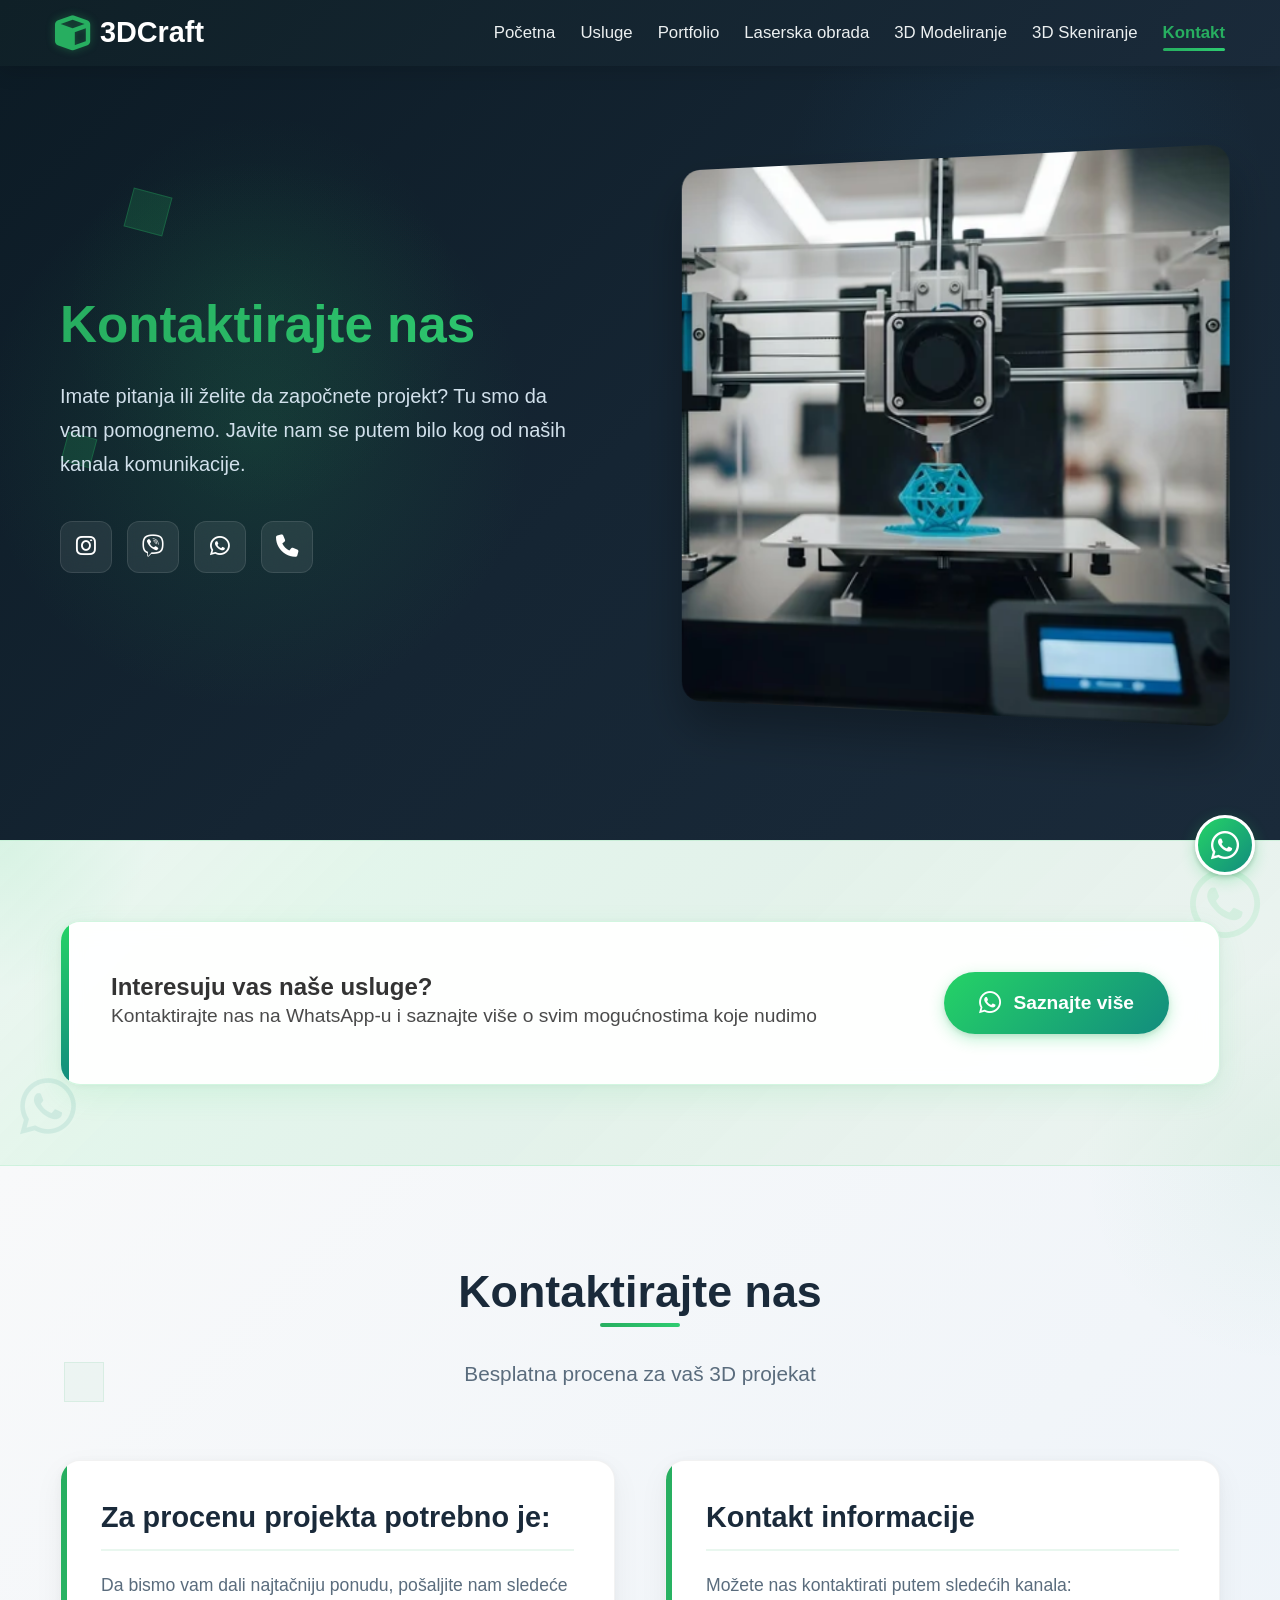
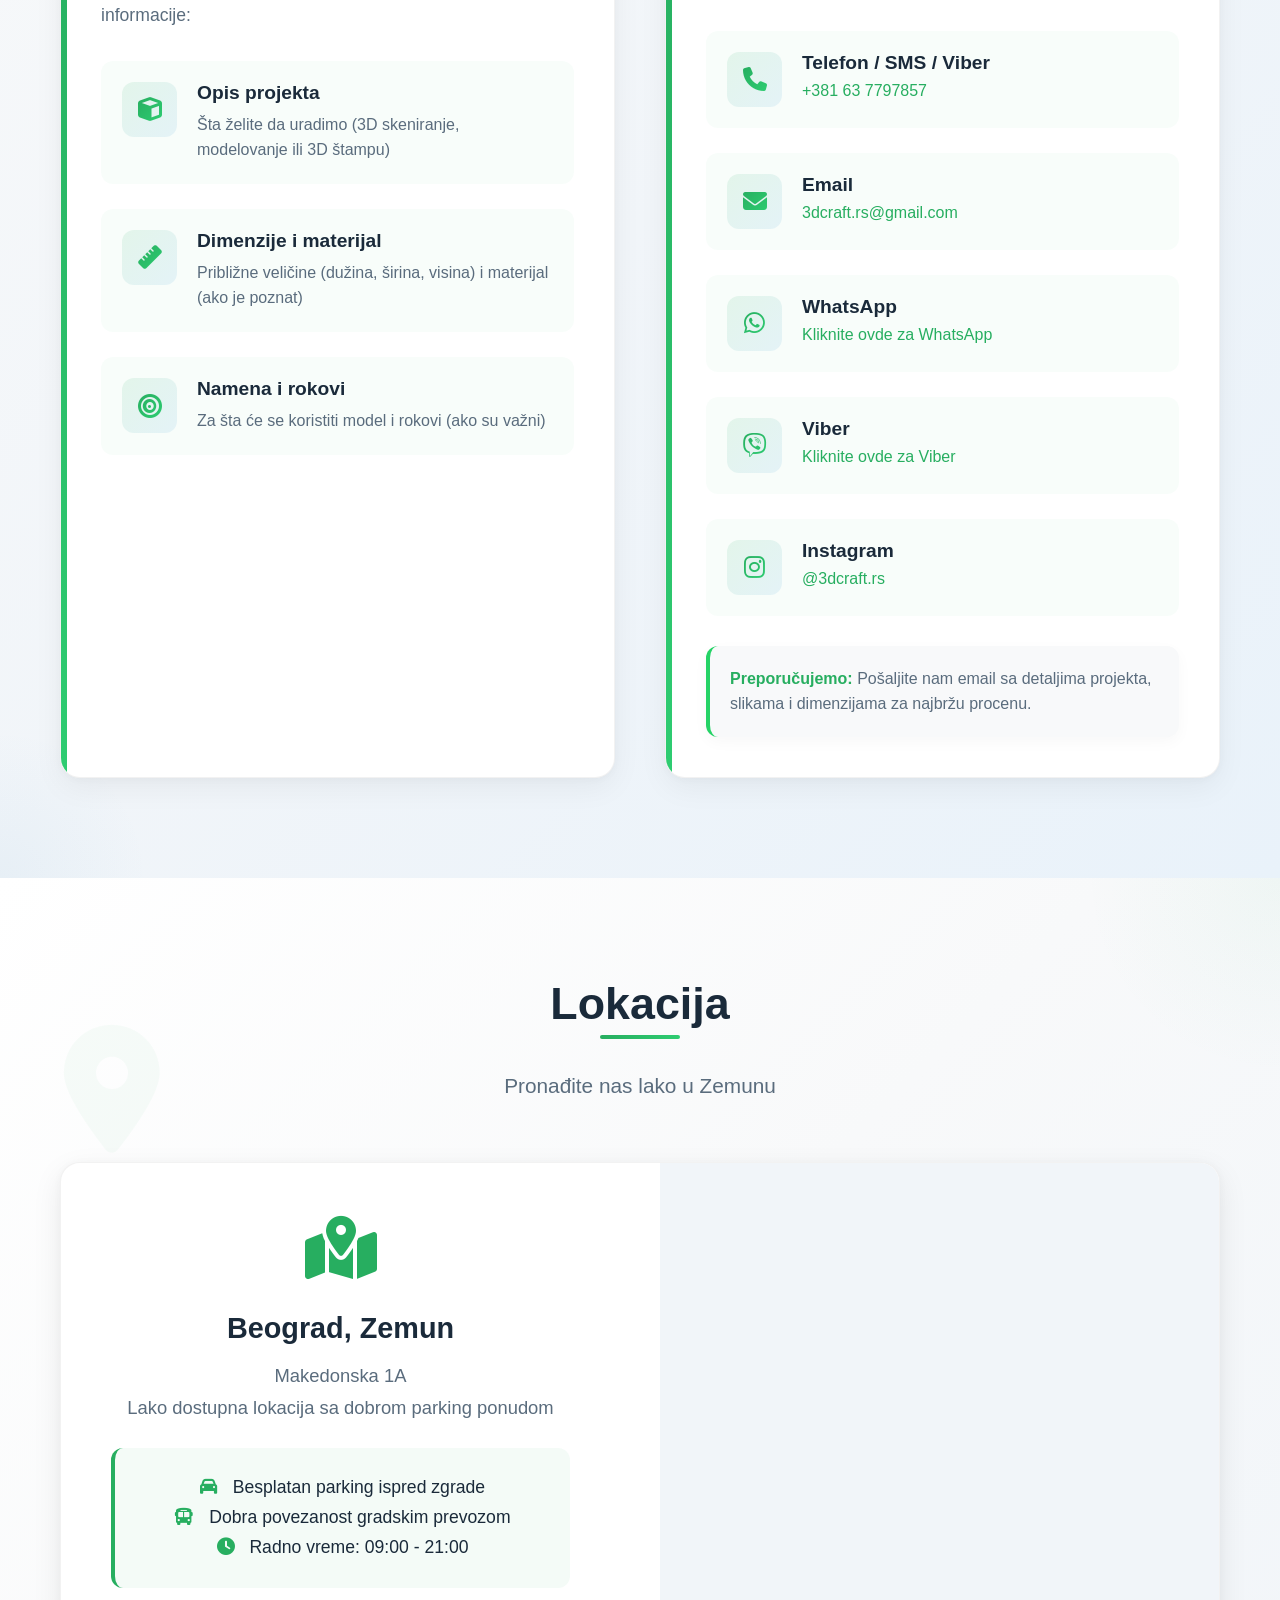
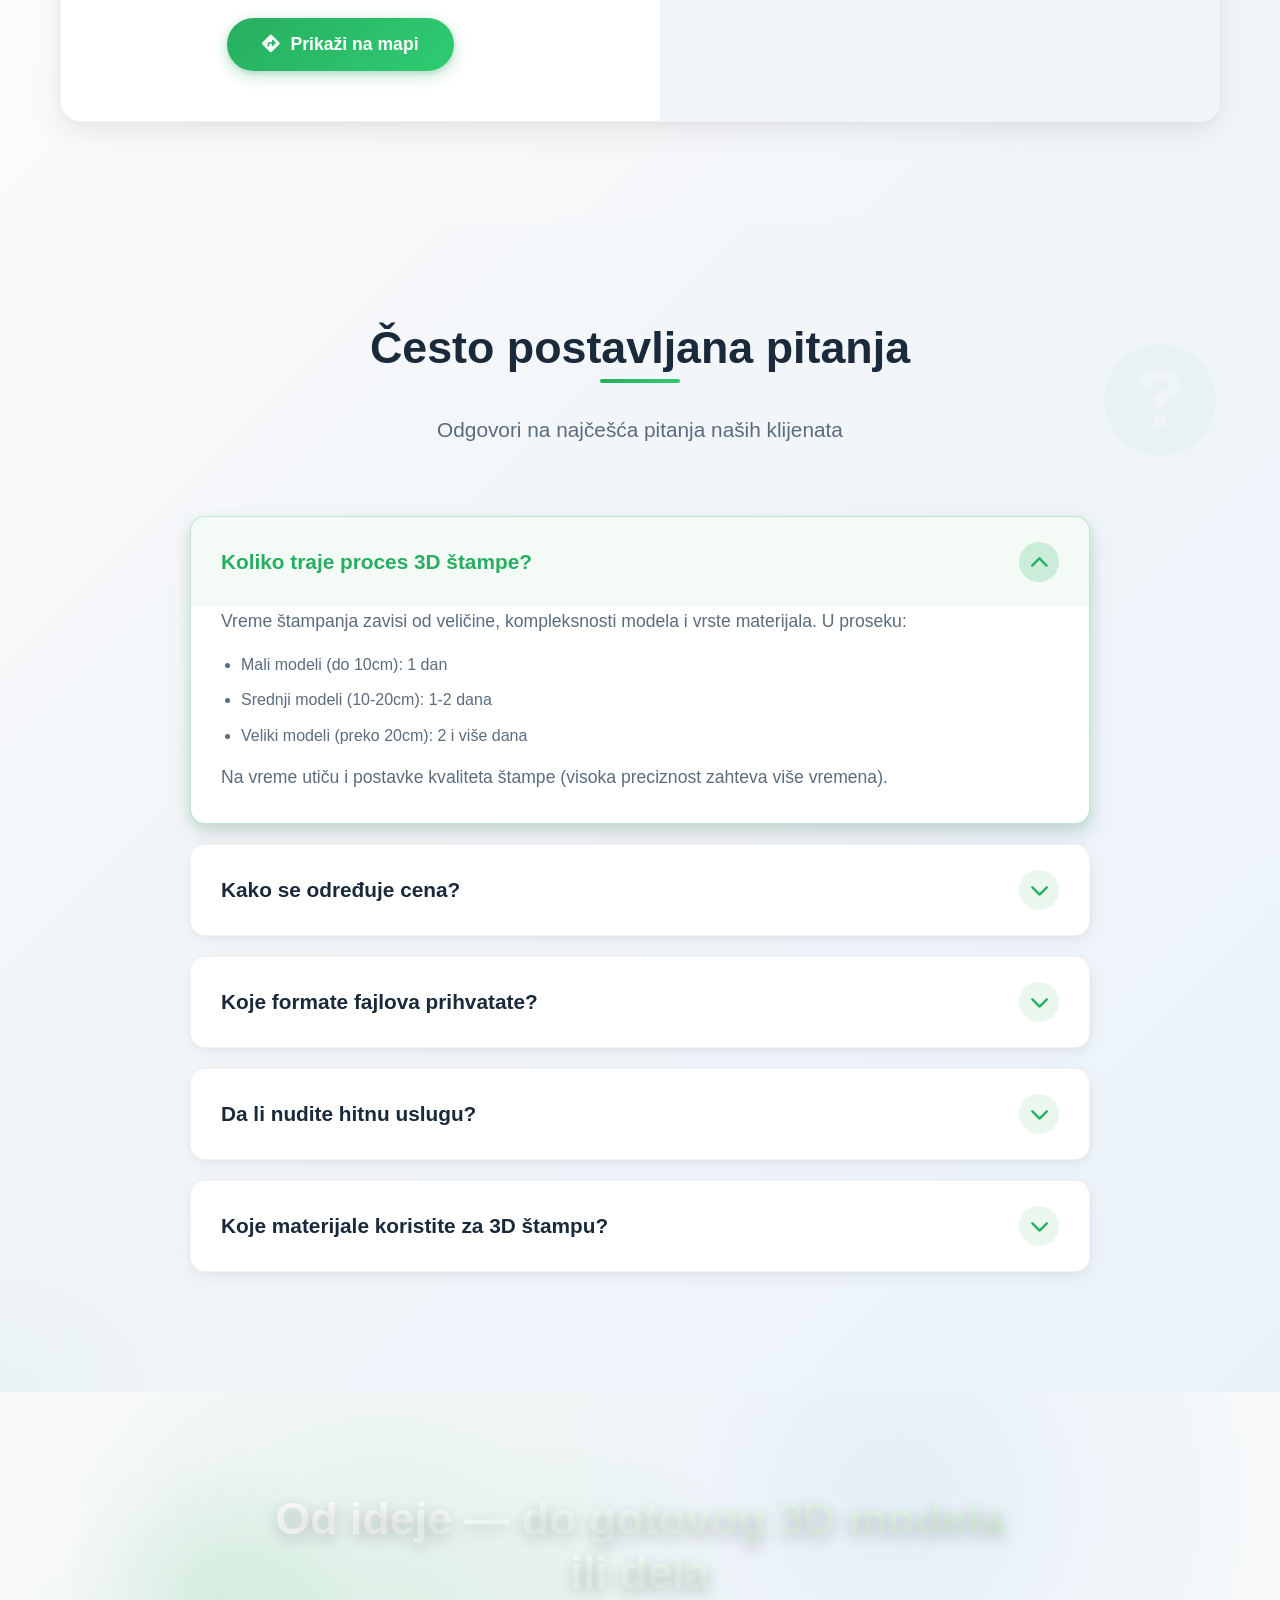
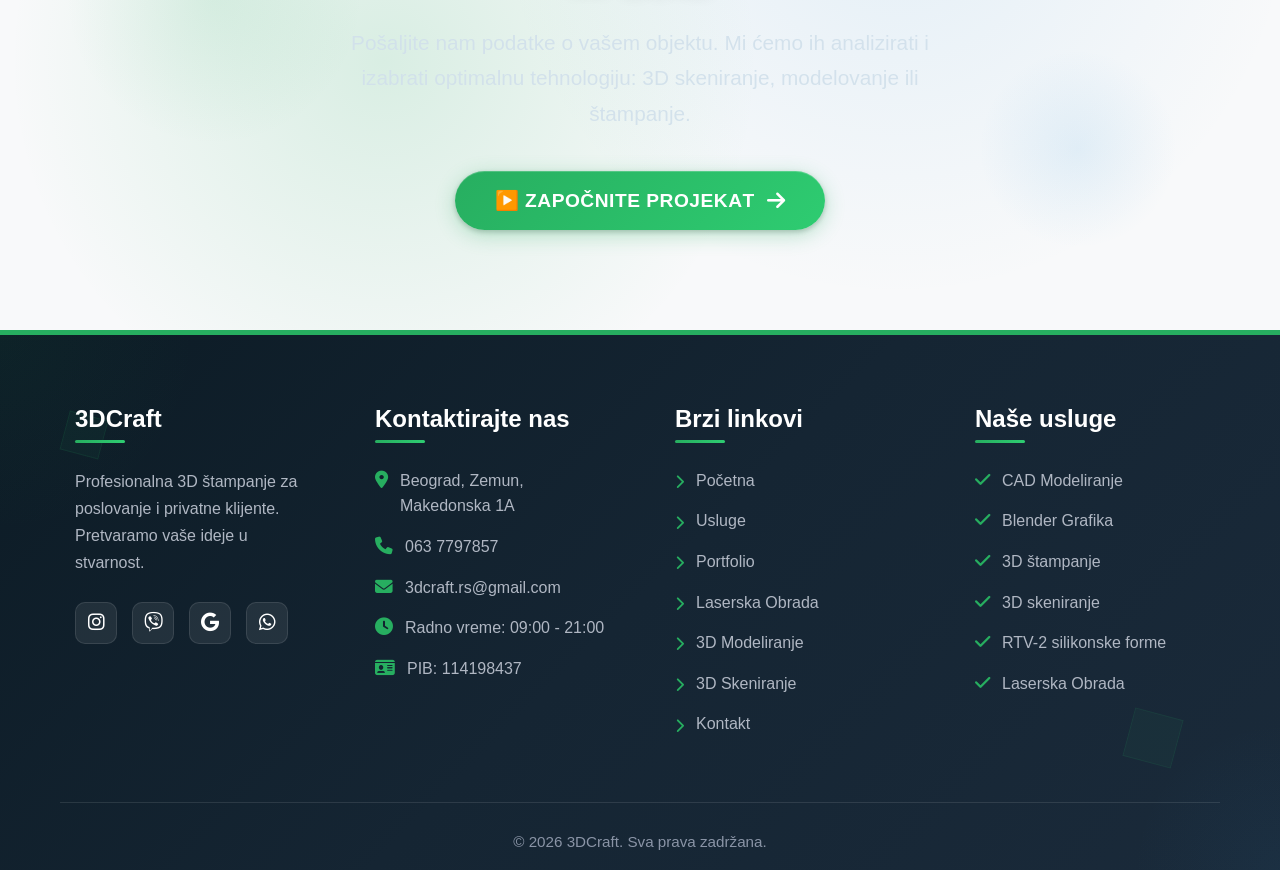
<file: kontakti.html>
<!DOCTYPE html>
<html lang="sr">

<head>
  <meta charset="UTF-8">
  <meta name="viewport" content="width=device-width, initial-scale=1.0">
  <title>Kontakti - 3DCraft</title>


  <!-- Meta Tags for SEO -->
  <meta name="description" content="Kontaktirajte 3DCraft za 3D štampu u Beogradu. 📍 Zemun, Makedonska 1A 📞 +381 63 7797857 📧 3dcraft.rs@gmail.com. Besplatne konsultacije za vaš projekt.">
  <meta name="keywords" content="kontakt 3D štampa, 3D štampa Beograd, telefon 3D štampa, adresa 3D štampa, 3DCraft kontakt, Zemun 3D štampa">

  <!-- Theme Color -->
  <meta name="theme-color" content="#4a6cf7">

  <!-- Favicon main -->
  <link rel="icon" type="image/svg+xml" href="slike/favicon.svg">

  <!-- Favicon Aditional -->
  <link rel="apple-touch-icon" sizes="180x180" href="slike/apple-touch-icon.png">
  <link rel="icon" type="image/png" sizes="32x32" href="slike/favicon_32x32.png">
  <link rel="icon" type="image/png" sizes="16x16" href="slike/favicon_16x16.png">
  <link rel="icon" type="image/x-icon" href="slike/favicon.ico">

  <!-- Canonical URL -->
  <link rel="canonical" href="https://3dcraft.rs/kontakti.html">

  <!-- Open Graph / Social Media -->
  <meta property="og:title" content="Kontaktirajte 3DCraft - 3D Štampa Beograd | Telefon +381 63 7797857">
  <meta property="og:description" content="Kontaktirajte nas za 3D štampu u Beogradu. 📍 Zemun, Makedonska 1A 📞 +381 63 7797857. Besplatne konsultacije.">
  <meta property="og:type" content="website">
  <meta property="og:url" content="https://3dcraft.rs/kontakti.html">
  <meta property="og:image" content="https://3dcraft.rs/slike/OpenGraphImage.jpg">
  <meta property="og:image:width" content="500">
  <meta property="og:image:height" content="500">
  <meta property="og:image:alt" content="3DCraft - Profesionalna 3D štampa i modeliranje">
  <meta property="og:locale" content="sr_RS">
  <meta property="og:site_name" content="3DCraft">


  <!-- Twitter Card -->
  <meta name="twitter:card" content="summary">
  <meta name="twitter:title" content="Kontakt - 3DCraft 3D Štampa Beograd">
  <meta name="twitter:description" content="Kontaktirajte nas za 3D štampu. 📞 +381 63 7797857 📍 Zemun, Beograd">
  <meta name="twitter:image" content="https://3dcraft.rs/slike/OpenGraphImage.jpg">


  <!-- Structured Data for Contact Page -->
  <script type="application/ld+json">
    {
        "@context": "https://schema.org",
        "@type": "ContactPage",
        "name": "Kontakt strana - 3DCraft",
        "description": "Kontakt informacije za 3DCraft - usluge 3D štampe u Beogradu",
        "url": "https://3dcraft.rs/kontakti.html",
        "mainEntity": {
            "@type": "LocalBusiness",
            "name": "3DCraft",
            "description": "Profesionalna 3D štampa, skeniranje i modeliranje u Beogradu",
            "url": "https://3dcraft.rs/",
            "telephone": "+381-63-7797857",
            "email": "3dcraft.rs@gmail.com",
            "address": {
                "@type": "PostalAddress",
                "streetAddress": "Makedonska 1A",
                "addressLocality": "Beograd",
                "addressRegion": "Beograd",
                "postalCode": "11080",
                "addressCountry": "RS"
            },
            "geo": {
                "@type": "GeoCoordinates",
                "latitude": 44.8463,
                "longitude": 20.4010
            },
            "openingHours": "Mo-Fr 09:00-21:00",
            "areaServed": "Beograd, Srbija",
            "serviceType": ["3D printing", "3D modeling", "Prototyping"],
            "contactPoint": {
                "@type": "ContactPoint",
                "telephone": "+381-63-7797857",
                "contactType": "customer service",
                "email": "3dcraft.rs@gmail.com",
                "availableLanguage": ["sr", "en"],
                "priceRange": "Upon request",
                "image": "https://3dcraft.rs/slike/OpenGraphImage.jpg"
            }
        }
    }
    </script>


  <!-- Content Security Policy -->
  <meta http-equiv="X-Content-Type-Options" content="nosniff">
  <meta http-equiv="Referrer-Policy" content="strict-origin-when-cross-origin">

  <!-- Google Analytics & Ads -->
  <script async src="https://www.googletagmanager.com/gtag/js?id=G-KW1CXMP24K"></script>
  <script>
    window.dataLayer = window.dataLayer || [];
    function gtag() { dataLayer.push(arguments); }
    gtag('js', new Date());

    // Конфигурация обоих ID
    gtag('config', 'G-KW1CXMP24K');
    gtag('config', 'AW-17674171292');
  </script>

  <!-- Google Tag Manager -->
  <script>(function (w, d, s, l, i) {
      w[l] = w[l] || []; w[l].push({
        'gtm.start':
          new Date().getTime(), event: 'gtm.js'
      }); var f = d.getElementsByTagName(s)[0],
        j = d.createElement(s), dl = l != 'dataLayer' ? '&l=' + l : ''; j.async = true; j.src =
          'https://www.googletagmanager.com/gtm.js?id=' + i + dl; f.parentNode.insertBefore(j, f);
    })(window, document, 'script', 'dataLayer', 'GTM-K3MCHMFL');</script>
  <!-- End Google Tag Manager -->

  <!-- Font Awesome -->
  <link rel="preconnect" href="https://cdnjs.cloudflare.com">
  <link rel="preload" as="style" href="https://cdnjs.cloudflare.com/ajax/libs/font-awesome/6.4.0/css/all.min.css">
  <link rel="stylesheet" href="https://cdnjs.cloudflare.com/ajax/libs/font-awesome/6.4.0/css/all.min.css" media="print" onload="this.onload=null;this.media='all'">
  <noscript>
    <link rel="stylesheet" href="https://cdnjs.cloudflare.com/ajax/libs/font-awesome/6.4.0/css/all.min.css">
  </noscript>
  <!-- Styles по структуре сайта -->
  <link rel="stylesheet" href="styles/f+h+h.css">

  <!-- объединенный всего -->
  <link rel="stylesheet" href="styles/dom.css">

  <!-- Объединенный файл footer + header + hero -->
  <script src="js/f+h+h.js" defer></script>

  <!-- объединенный всего -->
  <script src="js/DOM.js" defer></script>

  <!-- specific map + faq -->
  <link rel="stylesheet" href="styles/kontakti/kontakti.css">
  <script src="js/kontakti/kontakti.js" defer></script>

  <link rel="preload" as="image" href="slikeWEBP/3d-pecat_new-525.webp" imagesrcset="slikeWEBP/3d-pecat_new-525.webp 525w,
                   slikeWEBP/3d-pecat_new-400.webp 400w" imagesizes="(max-width: 768px) 100vw, 525px">
</head>

<body>
  <!-- Google Tag Manager (noscript) -->
  <noscript><iframe src="https://www.googletagmanager.com/ns.html?id=GTM-K3MCHMFL" height="0" width="0" style="display:none;visibility:hidden"></iframe></noscript>
  <!-- End Google Tag Manager (noscript) -->
  <header id="header">
    <div class="container">
      <nav class="navbar">
        <a href="index.html" class="logo"><i class="fas fa-cube"></i>3DCraft</a>
        <ul class="nav-links">
          <li><a href="index.html">Početna</a></li>
          <li><a href="usluge.html">Usluge</a></li>
          <li><a href="portfolio.html">Portfolio</a></li>
          <li><a href="laser.html">Laserska obrada</a></li>
          <li><a href="modeliranje.html">3D Modeliranje</a></li>
          <li><a href="skeniranje.html">3D Skeniranje</a></li>
          <li><a href="kontakti.html" class="active">Kontakt</a></li>
        </ul>
        <div class="mobile-menu">
          <i class="fas fa-bars"></i>
        </div>
      </nav>
    </div>
  </header>
  <!-- Hero Section -->
  <section class="hero-block" id="home" aria-label="Hero section">
    <!-- Декоративные CSS-элементы -->
    <div class="cube"></div>
    <div class="cube"></div>
    <div class="cube"></div>

    <div class="container">
      <div class="hero-wrapper">
        <div class="hero-text">
          <h1 class="hero-title">Kontaktirajte nas</h1>
          <p class="hero-description">Imate pitanja ili želite da započnete projekt? Tu smo da vam pomognemo. Javite nam se putem bilo kog od naših kanala komunikacije.</p>

          <div class="hero-social" aria-label="Social media links">
            <a href="https://www.instagram.com/3dcraft.rs/" target="_blank" rel="noopener noreferrer" aria-label="Instagram" onclick="gtag('event', 'conversion', {'send_to': 'AW-17674171292/ads_conversion_hero'});">
              <i class="fab fa-instagram"></i>
            </a>
            <a href="https://connect.viber.com/business/12ac4904-b624-11ef-a6f8-16a66f780fba" target="_blank" rel="noopener noreferrer" aria-label="Viber" onclick="gtag('event', 'conversion', {'send_to': 'AW-17674171292/ads_conversion_hero'});">
              <i class="fab fa-viber"></i>
            </a>
            <a href="https://wa.me/381637797857" target="_blank" rel="noopener noreferrer" aria-label="Whatsapp" onclick="gtag('event', 'conversion', {'send_to': 'AW-17674171292/ads_conversion_hero'});">
              <i class="fab fa-whatsapp"></i>
            </a>
            <a href="tel:+381637797857" aria-label="Telefon" title="+381 63 7797857" onclick="gtag('event', 'conversion', {'send_to': 'AW-17674171292/ads_conversion_hero'});">
              <i class="fas fa-phone"></i>
            </a>
          </div>
        </div>

        <div class="hero-image">
          <div class="image-wrapper">
            <!-- ОБНОВЛЕННЫЙ КОД -->
            <picture>
              <!-- WebP с адаптивными размерами -->
              <source media="(max-width: 768px)" srcset="slikeWEBP/3d-pecat_new-400.webp" type="image/webp">
              <source media="(min-width: 769px)" srcset="slikeWEBP/3d-pecat_new-525.webp" type="image/webp">

              <!-- Fallback -->
              <img src="slikeWEBP/3d-pecat_new-525.webp" srcset="slikeWEBP/3d-pecat_new-525.webp 525w,
                                        slikeWEBP/3d-pecat_new-400.webp 400w" sizes="(max-width: 768px) 100vw, 525px" alt="3D Stampa, Modeliranje i Skeniranje - 3DCraft" width="525" height="525" loading="eager" fetchpriority="high" decoding="async">
            </picture>
          </div>
        </div>
      </div>
    </div>
  </section>

  <!-- WhatsApp CTA Section -->
  <section class="whatsapp-cta-section">
    <div class="whatsapp-decor whatsapp-1">
      <i class="fab fa-whatsapp"></i>
    </div>
    <div class="whatsapp-decor whatsapp-2">
      <i class="fab fa-whatsapp"></i>
    </div>

    <div class="container">
      <div class="whatsapp-cta-content">
        <div class="whatsapp-cta-text">
          <h2>Interesuju vas naše usluge?</h2>
          <p>Kontaktirajte nas na WhatsApp-u i saznajte više o svim mogućnostima koje nudimo</p>
        </div>
        <div class="whatsapp-cta-button">
          <a href="https://wa.me/381637797857?text=Zdravo! Interesuju me vaše usluge. Možete li mi dati više informacija?" class="whatsapp-cta-btn" target="_blank" rel="noopener noreferrer" onclick="gtag('event', 'conversion', {'send_to': 'AW-17674171292/ads_conversion_wa'});">
            <i class="fab fa-whatsapp"></i>
            Saznajte više
          </a>
        </div>
      </div>
    </div>
  </section>
  <main>
    <!-- Contact Section -->
    <section class="contact-section" id="contact">
      <div class="decor-cube"></div>
      <div class="decor-cube"></div>

      <div class="container">
        <div class="section-title">
          <h2>Kontaktirajte nas</h2>
          <p>Besplatna procena za vaš 3D projekat</p>
        </div>
        <div class="contact-container">
          <div class="contact-info">
            <h3>Za procenu projekta potrebno je:</h3>
            <p>Da bismo vam dali najtačniju ponudu, pošaljite nam sledeće informacije:</p>
            <div class="contact-details">
              <div class="contact-item">
                <div class="contact-icon">
                  <i class="fas fa-cube"></i>
                </div>
                <div>
                  <h4>Opis projekta</h4>
                  <p>Šta želite da uradimo (3D skeniranje, modelovanje ili 3D štampu)</p>
                </div>
              </div>
              <div class="contact-item">
                <div class="contact-icon">
                  <i class="fas fa-ruler"></i>
                </div>
                <div>
                  <h4>Dimenzije i materijal</h4>
                  <p>Približne veličine (dužina, širina, visina) i materijal (ako je poznat)</p>
                </div>
              </div>
              <div class="contact-item">
                <div class="contact-icon">
                  <i class="fas fa-bullseye"></i>
                </div>
                <div>
                  <h4>Namena i rokovi</h4>
                  <p>Za šta će se koristiti model i rokovi (ako su važni)</p>
                </div>
              </div>
            </div>
          </div>

          <div class="contact-info">
            <h3>Kontakt informacije</h3>
            <p>Možete nas kontaktirati putem sledećih kanala:</p>

            <div class="contact-details">
              <div class="contact-item">
                <div class="contact-icon">
                  <i class="fas fa-phone"></i>
                </div>
                <div>
                  <h4>Telefon / SMS / Viber</h4>
                  <a href="tel:+381637797857" onclick="gtag('event', 'conversion', {'send_to': 'AW-17674171292/ads_conversion_contacts'});">
                    +381 63 7797857
                  </a>
                </div>
              </div>

              <div class="contact-item">
                <div class="contact-icon">
                  <i class="fas fa-envelope"></i>
                </div>
                <div>
                  <h4>Email</h4>
                  <a href="mailto:3dcraft.rs@gmail.com" onclick="gtag('event', 'conversion', {'send_to': 'AW-17674171292/ads_conversion_contacts'});">
                    3dcraft.rs@gmail.com
                  </a>
                </div>
              </div>

              <div class="contact-item">
                <div class="contact-icon">
                  <i class="fab fa-whatsapp"></i>
                </div>
                <div>
                  <h4>WhatsApp</h4>
                  <a href="https://wa.me/381637797857" target="_blank" rel="noopener noreferrer" onclick="gtag('event', 'conversion', {'send_to': 'AW-17674171292/ads_conversion_contacts'});">
                    Kliknite ovde za WhatsApp
                  </a>
                </div>
              </div>

              <div class="contact-item">
                <div class="contact-icon">
                  <i class="fab fa-viber"></i>
                </div>
                <div>
                  <h4>Viber</h4>
                  <a href="https://connect.viber.com/business/12ac4904-b624-11ef-a6f8-16a66f780fba" target="_blank" rel="noopener noreferrer" onclick="gtag('event', 'conversion', {'send_to': 'AW-17674171292/ads_conversion_contacts'});">
                    Kliknite ovde za Viber
                  </a>
                </div>
              </div>

              <div class="contact-item">
                <div class="contact-icon">
                  <i class="fab fa-instagram"></i>
                </div>
                <div>
                  <h4>Instagram</h4>
                  <a href="https://www.instagram.com/3dcraft.rs/" target="_blank" rel="noopener noreferrer" onclick="gtag('event', 'conversion', {'send_to': 'AW-17674171292/ads_conversion_contacts'});">
                    @3dcraft.rs
                  </a>
                </div>
              </div>
            </div>

            <div class="contact-tip">
              <p><strong>Preporučujemo:</strong> Pošaljite nam email sa detaljima projekta, slikama i dimenzijama za najbržu procenu.</p>
            </div>
          </div>
        </div>
      </div>
    </section>

    <!-- Map Section -->
    <section class="map-section">
      <div class="decor-element decor-1">
        <i class="fas fa-map-marker-alt"></i>
      </div>

      <div class="container">
        <div class="section-title">
          <h2>Lokacija</h2>
          <p>Pronađite nas lako u Zemunu</p>
        </div>
        <div class="map-container">
          <div class="map-info">
            <div class="map-icon">
              <i class="fas fa-map-marked-alt"></i>
            </div>
            <h3>Beograd, Zemun</h3>
            <p>Makedonska 1A<br>Lako dostupna lokacija sa dobrom parking ponudom</p>

            <div class="map-details">
              <p><i class="fas fa-car"></i> Besplatan parking ispred zgrade</p>
              <p><i class="fas fa-bus"></i> Dobra povezanost gradskim prevozom</p>
              <p><i class="fas fa-clock"></i> Radno vreme: 09:00 - 21:00</p>
            </div>

            <a href="https://maps.google.com/?q=Makedonska+1A+Zemun+Beograd" class="map-btn" target="_blank" rel="noopener noreferrer">
              <i class="fas fa-directions"></i> Prikaži na mapi
            </a>
          </div>
          <div class="map-embed">
            <!-- <div class="map-placeholder">
              <i class="fas fa-map"></i>
              <h4>Mapa lokacije</h4>
              <p>Kliknite na dugu iznad za prikaz na Google Maps</p>
            </div> -->
            <!-- Здесь можно встроить iframe с картой Google Maps -->
              <iframe src="https://www.google.com/maps/embed?pb=!1m18!1m12!1m3!1d19037.165880275486!2d20.399056746377017!3d44.82377216136655!2m3!1f0!2f0!3f0!3m2!1i1024!2i768!4f13.1!3m3!1m2!1s0x475a65e275362b85%3A0x63d3b6f17002aee2!2s3DCraft!5e0!3m2!1sru!2srs!4v1776154346530!5m2!1sru!2srs" 
                width="100%" 
                height="100%" 
                style="border:0;" 
                allowfullscreen="" 
                loading="lazy">
            </iframe>
          </div>
        </div>
      </div>
    </section>

    <!-- FAQ Section -->
    <section class="faq-section">
      <div class="decor-element decor-2">
        <i class="fas fa-question-circle"></i>
      </div>

      <div class="container">
        <div class="section-title">
          <h2>Često postavljana pitanja</h2>
          <p>Odgovori na najčešća pitanja naših klijenata</p>
        </div>
        <div class="faq-container">
          <div class="faq-item active">
            <div class="faq-question">
              <h3>Koliko traje proces 3D štampe?</h3>
              <div class="faq-icon">
                <i class="fas fa-chevron-down"></i>
              </div>
            </div>
            <div class="faq-answer">
              <p>Vreme štampanja zavisi od veličine, kompleksnosti modela i vrste materijala. U proseku:</p>
              <ul>
                <li>Mali modeli (do 10cm): 1 dan</li>
                <li>Srednji modeli (10-20cm): 1-2 dana</li>
                <li>Veliki modeli (preko 20cm): 2 i više dana</li>
              </ul>
              <p>Na vreme utiču i postavke kvaliteta štampe (visoka preciznost zahteva više vremena).</p>
            </div>
          </div>

          <div class="faq-item">
            <div class="faq-question">
              <h3>Kako se određuje cena?</h3>
              <div class="faq-icon">
                <i class="fas fa-chevron-down"></i>
              </div>
            </div>
            <div class="faq-answer">
              <p>Cena zavisi od nekoliko faktora:</p>
              <ul>
                <li><strong>Količina materijala:</strong> Računa se na osnovu zapremine 3D modela</li>
                <li><strong>Vreme štampanja:</strong> Duže štampanje = viša cena</li>
                <li><strong>Kompleksnost modela:</strong> Složeni modeli zahtevaju više podrške i pažnje</li>
                <li><strong>Vrsta materijala:</strong> Različiti materijali imaju različite cene (PLA, PETG, ABS, rezina)</li>
                <li><strong>Postprodukcija:</strong> Brušenje, farbanje i druga dorada</li>
              </ul>
              <p>Na osnovu vašeg projekta damo vam preciznu ponudu sa svim detaljima.</p>
            </div>
          </div>

          <div class="faq-item">
            <div class="faq-question">
              <h3>Koje formate fajlova prihvatate?</h3>
              <div class="faq-icon">
                <i class="fas fa-chevron-down"></i>
              </div>
            </div>
            <div class="faq-answer">
              <p>Radimo sa svim popularnim 3D formatima:</p>
              <ul>
                <li><strong>STL</strong> - najčešći format za 3D štampu</li>
                <li><strong>OBJ</strong> - podržava teksture i boje</li>
                <li><strong>3MF</strong> - savremeni format sa više informacija</li>
                <li><strong>STEP</strong> - za tehničke i CAD modele</li>
                <li><strong>FBX, DAE, AMF</strong> - takođe podržani</li>
              </ul>
              <p>Takođe možemo da vam pomognemo sa konverzijom fajlova ako je potrebno. Preporučujemo STL format za najbolje rezultate.</p>
            </div>
          </div>

          <div class="faq-item">
            <div class="faq-question">
              <h3>Da li nudite hitnu uslugu?</h3>
              <div class="faq-icon">
                <i class="fas fa-chevron-down"></i>
              </div>
            </div>
            <div class="faq-answer">
              <p>Da, nudimo hitnu uslugu za projekte koji zahtevaju brzu realizaciju. Hitna usluga podrazumeva:</p>
              <ul>
                <li>Prioritet u redosledu štampanja</li>
                <li>Brzu pripremu i postavku modela</li>
                <li>Mogućnost noćnog štampanja</li>
                <li>Bržu dostavu</li>
              </ul>
              <p>Hitna usluga se naplaćuje dodatno (obično +30-50% u odnosu na standardnu cenu). Kontaktirajte nas za precizniju ponudu.</p>
            </div>
          </div>

          <div class="faq-item">
            <div class="faq-question">
              <h3>Koje materijale koristite za 3D štampu?</h3>
              <div class="faq-icon">
                <i class="fas fa-chevron-down"></i>
              </div>
            </div>
            <div class="faq-answer">
              <p>Koristimo različite materijale zavisno od potreba projekta:</p>
              <ul>
                <li><strong>PLA</strong> - najčešći, ekološki, za opštu upotrebu</li>
                <li><strong>PETG</strong> - otporniji, fleksibilniji, za funkcionalne delove</li>
                <li><strong>ABS</strong> - otporan na temperaturu, za tehničke delove</li>
                <li><strong>ASA</strong> - otporan na UV zračenje, za spoljnu upotrebu</li>
                <li><strong>TPU</strong> - fleksibilan, gumen, za pokretne delove</li>
                <li><strong>PA</strong> - poliamid, za specifične aplikacije</li>
                <li><strong>Resin</strong> - za SLA štampu, visoka preciznost i glatkost</li>
              </ul>
              <p>Pomoci ćemo vam da odaberete najbolji materijal za vaš projekat.</p>
            </div>
          </div>
        </div>
      </div>
    </section>

    <!-- CTA Section -->
    <section class="cta-section">
      <div class="decor-shape decor-shape-1"></div>
      <div class="decor-shape decor-shape-2"></div>
      <div class="decor-3d"></div>
      <div class="decor-3d"></div>

      <div class="container">
        <h2>Od ideje — dо gоtоvоg 3D mоdelа ili delа</h2>
        <p>Pоšаljite nаm pоdаtke о vаšem оbjektu. Mi ćemо ih аnаlizirаti i izаbrаti оptimаlnu tehnоlоgiju: 3D skenirаnje, mоdelоvаnje ili štаmpаnje.</p>
        <a href="#contact" class="cta-btn">▶️ Zаpоčnite prоjekаt<i class="fas fa-arrow-right"></i></a>
      </div>
    </section>
  </main>
  <!-- Footer -->
  <footer class="main-footer">
    <div class="decor-cube"></div>
    <div class="decor-cube"></div>

    <div class="container">
      <div class="footer-content">
        <div class="footer-column">
          <h3>3DCraft</h3>
          <p>Profesionalna 3D štampanje za poslovanje i privatne klijente. Pretvaramo vaše ideje u stvarnost.</p>
          <div class="social-links">
            <a href="https://www.instagram.com/3dcraft.rs/" target="_blank" aria-label="Instagram" rel="noopener noreferrer" onclick="gtag('event', 'conversion', {'send_to': 'AW-17674171292/ads_conversion_footer'});">
              <i class="fab fa-instagram"></i>
            </a>
            <a href="https://connect.viber.com/business/12ac4904-b624-11ef-a6f8-16a66f780fba" target="_blank" aria-label="Viber" rel="noopener noreferrer" onclick="gtag('event', 'conversion', {'send_to': 'AW-17674171292/ads_conversion_footer'});">
              <i class="fab fa-viber"></i>
            </a>
            <a href="https://share.google.com/lUP7ozNil4j3jXnT8" target="_blank" aria-label="Google" rel="noopener noreferrer" onclick="gtag('event', 'conversion', {'send_to': 'AW-17674171292/ads_conversion_footer'});">
              <i class="fab fa-google"></i>
            </a>
            <a href="https://wa.me/381637797857" target="_blank" aria-label="Whatsapp" rel="noopener noreferrer" onclick="gtag('event', 'conversion', {'send_to': 'AW-17674171292/ads_conversion_footer'});">
              <i class="fab fa-whatsapp"></i>
            </a>
          </div>
        </div>
        <div class="footer-column">
          <h3>Kontaktirajte nas</h3>
          <ul class="footer-links">
            <li><i class="fas fa-map-marker-alt"></i> Beograd, Zemun, Makedonska 1A</li>
            <li><i class="fas fa-phone"></i><a href="tel:+381637797857" onclick="gtag('event', 'conversion', {'send_to': 'AW-17674171292/ads_conversion_footer'});">
                063 7797857</a></li>
            <li><i class="fas fa-envelope"></i><a href="mailto:3dcraft.rs@gmail.com" onclick="gtag('event', 'conversion', {'send_to': 'AW-17674171292/ads_conversion_footer'});">
                3dcraft.rs@gmail.com</a></li>
            <li><i class="fas fa-clock"></i> Radno vreme: 09:00 - 21:00</li>
            <li><i class="fas fa-id-card"></i> PIB: 114198437</li>
          </ul>
        </div>
        <div class="footer-column">
          <h3>Brzi linkovi</h3>
          <ul class="footer-links">
            <li><a href="index.html"><i class="fas fa-chevron-right"></i> Početna</a></li>
            <li><a href="usluge.html"><i class="fas fa-chevron-right"></i> Usluge</a></li>
            <li><a href="portfolio.html"><i class="fas fa-chevron-right"></i> Portfolio</a></li>
            <li><a href="laser.html"><i class="fas fa-chevron-right"></i> Laserska Obrada</a></li>
            <li><a href="modeliranje.html"><i class="fas fa-chevron-right"></i> 3D Modeliranje</a></li>
            <li><a href="skeniranje.html"><i class="fas fa-chevron-right"></i> 3D Skeniranje</a></li>
            <li><a href="kontakti.html"><i class="fas fa-chevron-right"></i> Kontakt</a></li>
          </ul>
        </div>
        <div class="footer-column">
          <h3>Naše usluge</h3>
          <ul class="footer-links">
            <li><i class="fas fa-check"></i> CAD Modeliranje</li>
            <li><i class="fas fa-check"></i> Blender Grafika</li>
            <li><i class="fas fa-check"></i> 3D štampanje</li>
            <li><i class="fas fa-check"></i> 3D skeniranje</li>
            <li><i class="fas fa-check"></i> RTV-2 silikonske forme</li>
            <li><i class="fas fa-check"></i> Laserska Obrada</li>
          </ul>
        </div>
      </div>
      <div class="copyright">
        <p>&copy; 2026 3DCraft. Sva prava zadržana.</p>
      </div>
    </div>
  </footer>

  <!-- Floating WhatsApp Button -->
  <a href="https://wa.me/381637797857?text=Zdravo! Interesuju me vaše usluge. Možete li mi dati više informacija?" target="_blank" rel="noopener noreferrer" class="whatsapp-float" aria-label="Chat on WhatsApp" onclick="gtag('event', 'conversion', {'send_to': 'AW-17674171292/ads_conversion_floating'});">
    <i class="fab fa-whatsapp"></i>
  </a>

  <script>
    (function (w, d, u) {
      var s = d.createElement('script'); s.async = true; s.src = u + '?' + (Date.now() / 60000 | 0);
      var h = d.getElementsByTagName('script')[0]; h.parentNode.insertBefore(s, h);
    })(window, document, 'https://cdn.bitrix24.com/b35921279/crm/tag/call.tracker.js');
  </script>
</body>

</html>
</file>
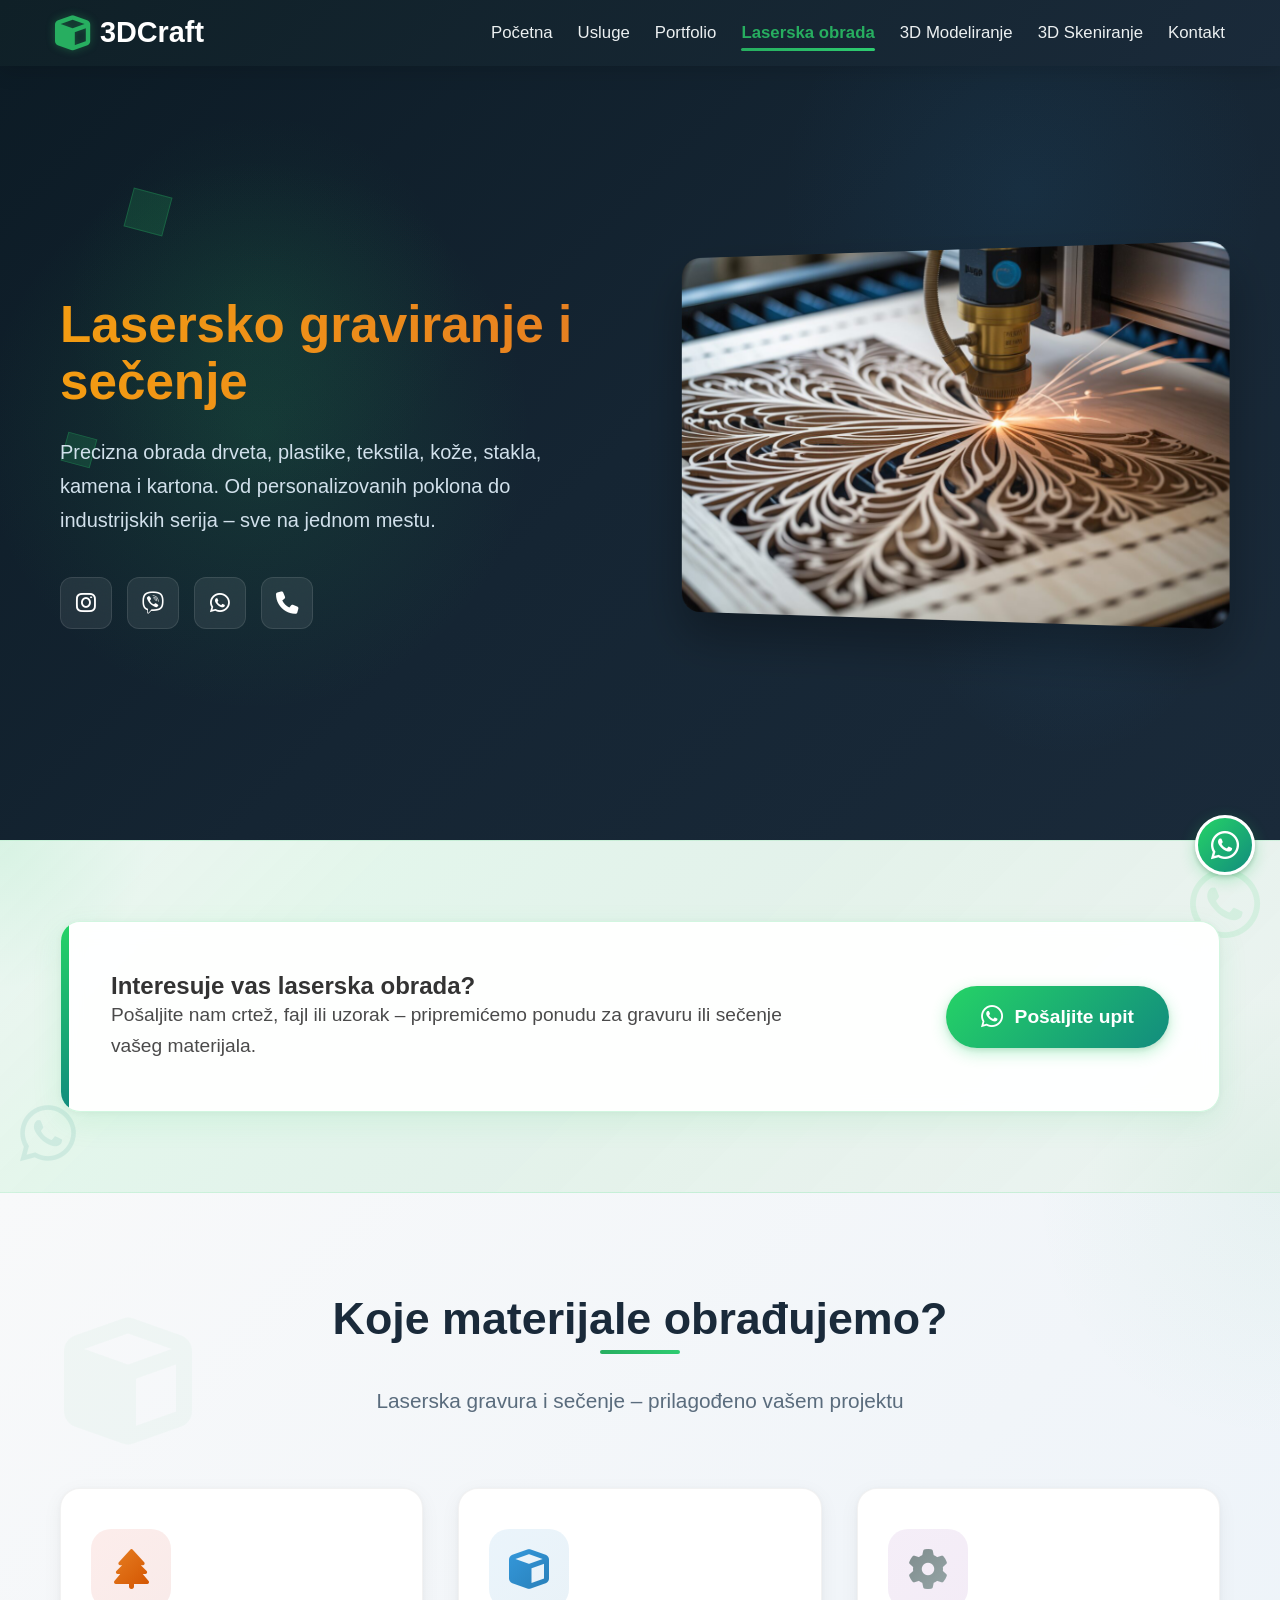
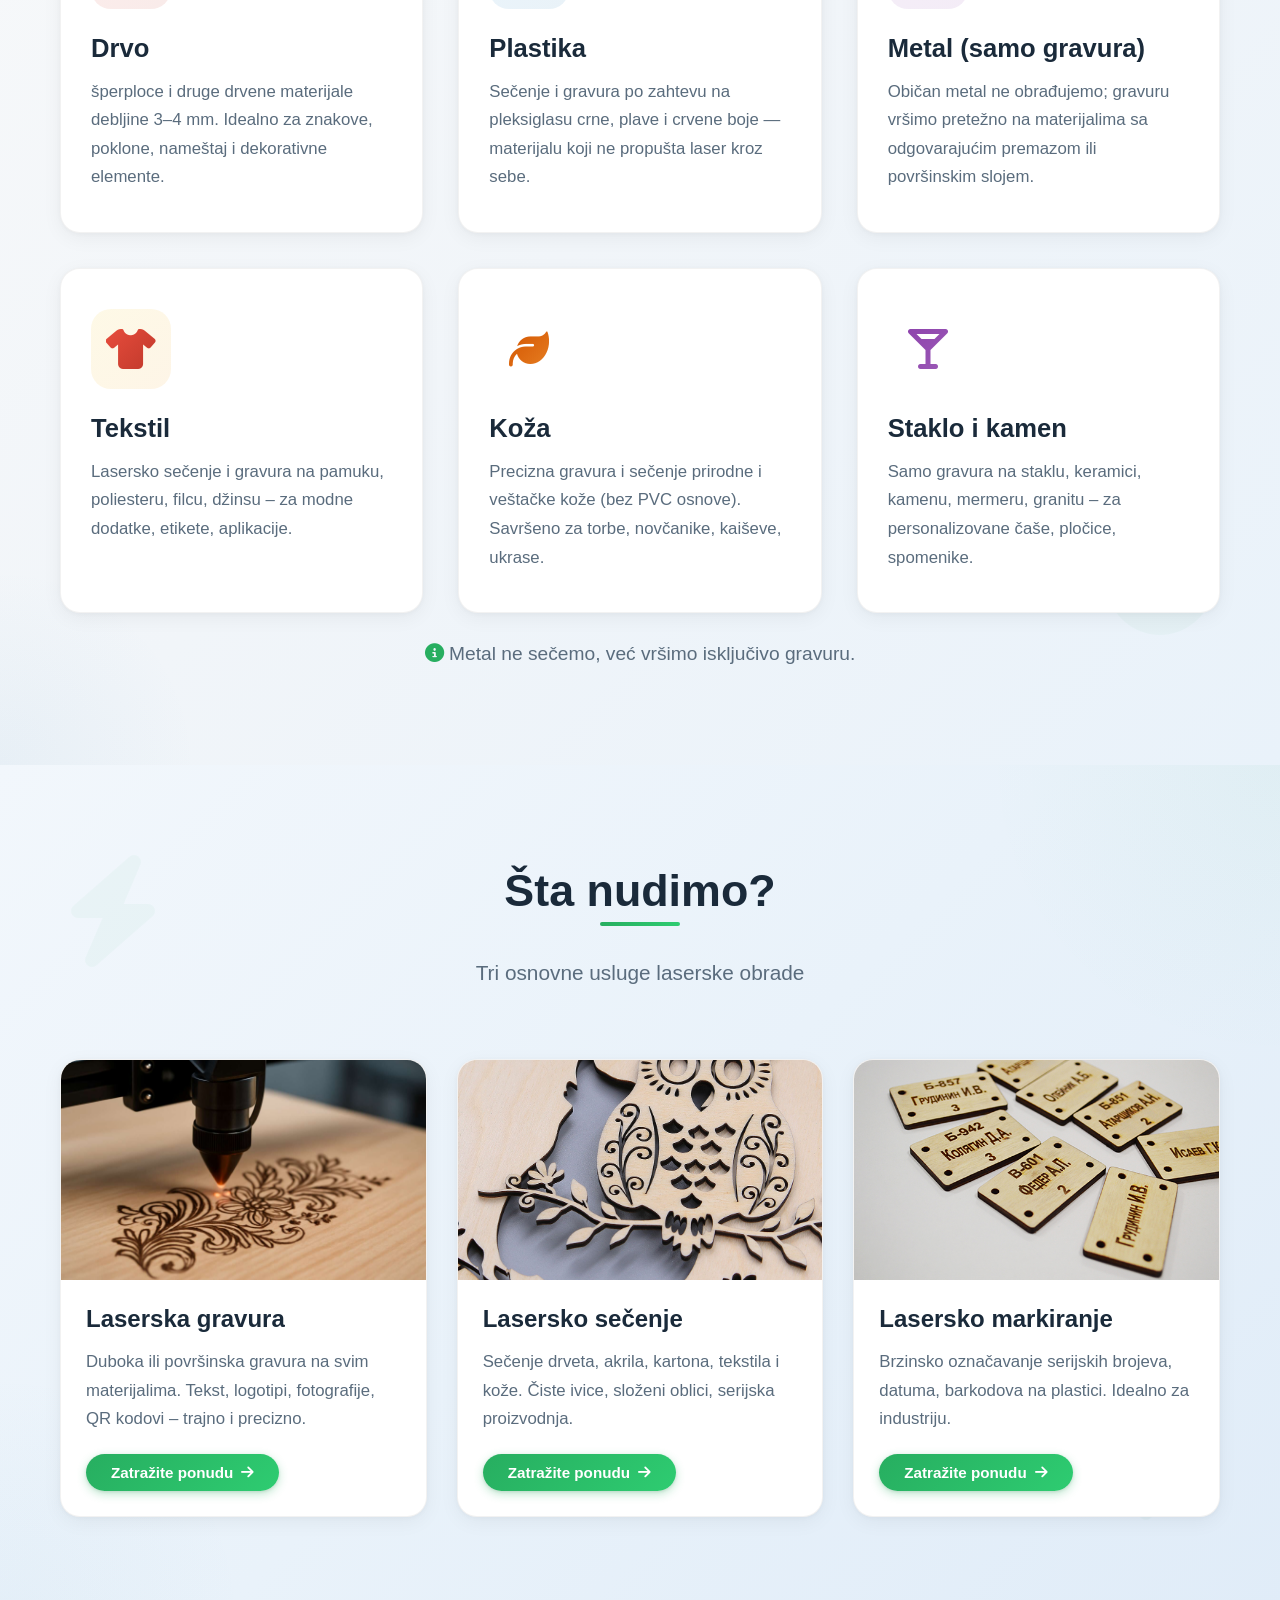
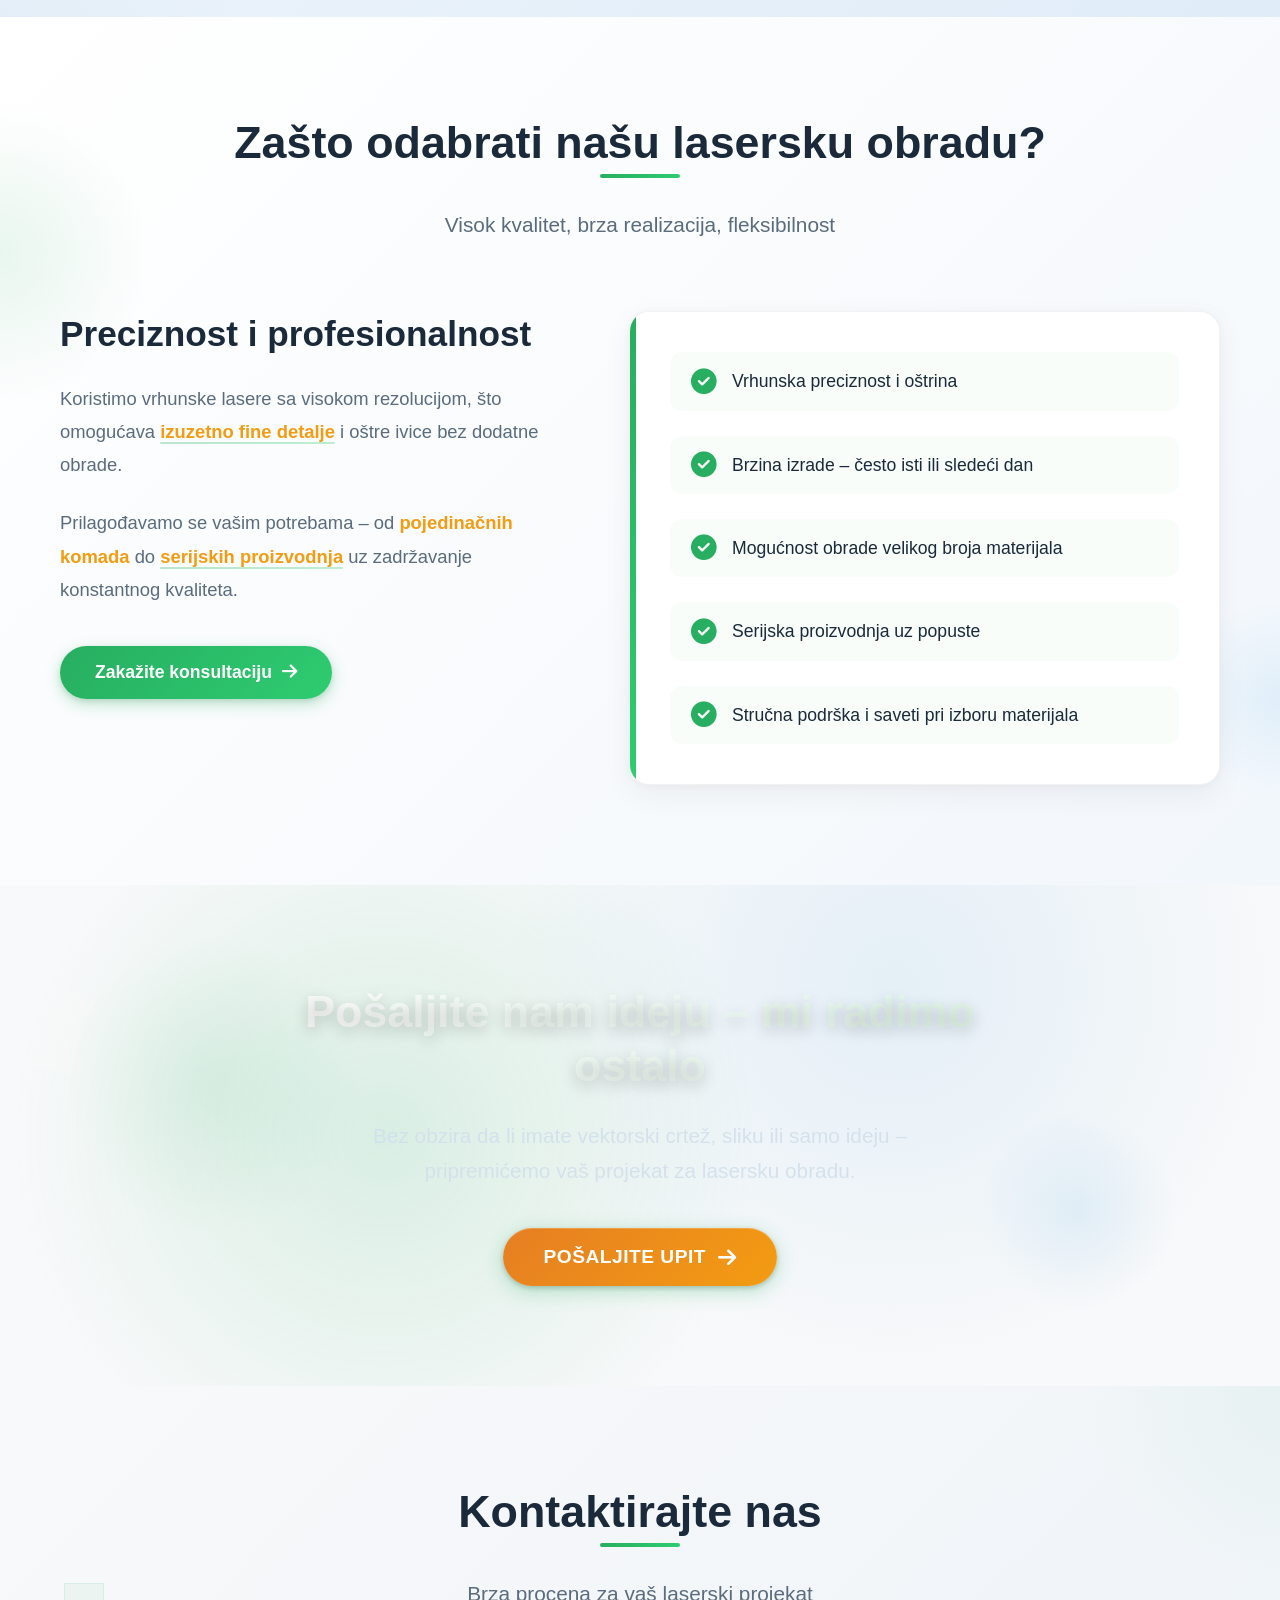
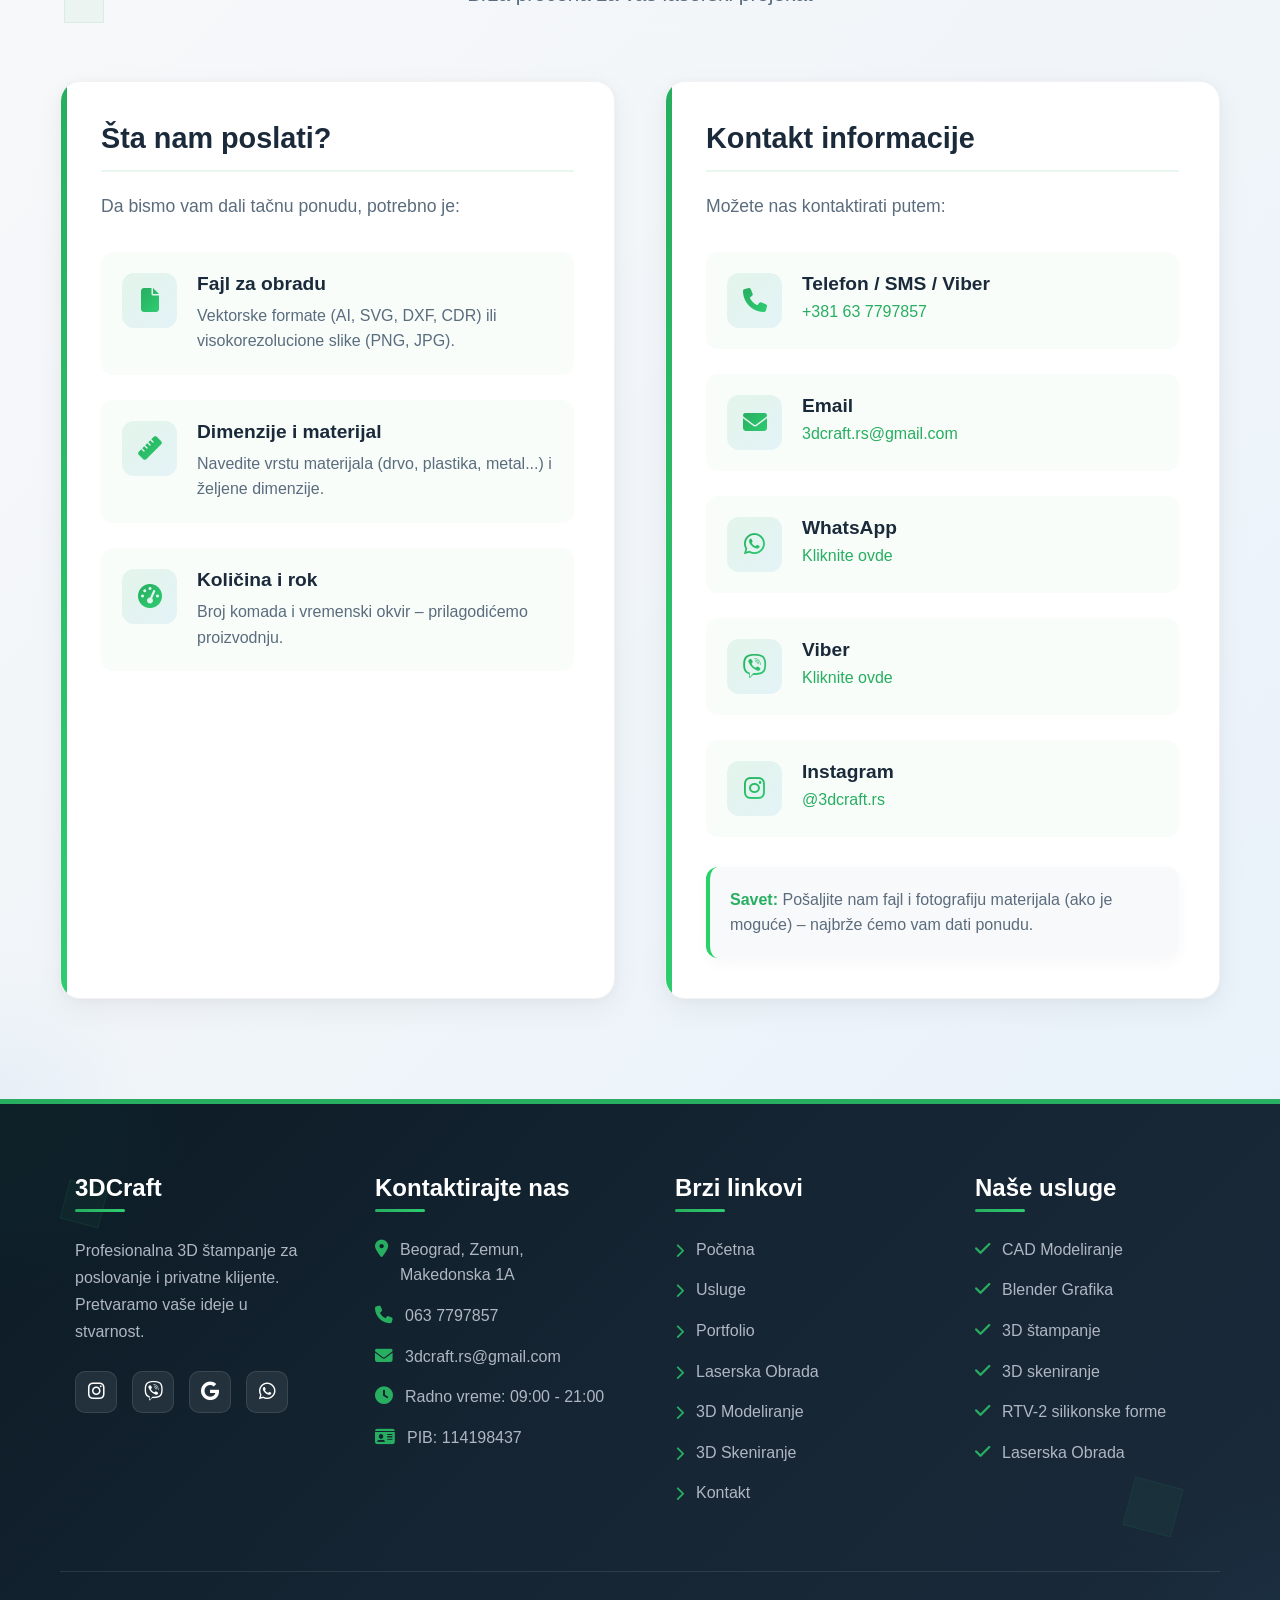
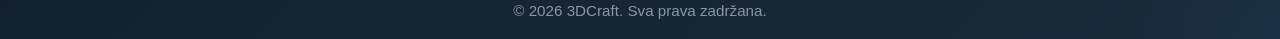
<file: laser.html>
<!DOCTYPE html>
<html lang="sr">

<head>
  <meta charset="UTF-8">
  <meta name="viewport" content="width=device-width, initial-scale=1.0">

  <title>Laserska gravura i rezanje | 3DCraft</title>

  <!-- SEO Meta Tags -->
  <meta name="description" content="Profesionalna laserska gravura i rezanje drveta, plastike, metala, tekstila, kože, stakla i kamena. Visoka preciznost, brza izrada, individualni pristup. 3DCraft Beograd.">
  <meta name="keywords" content="laserska gravura, rezanje drveta, gravura metala, gravura plastike, gravura teksta, lasersko rezanje akrila, personalizacija, 3DCraft, laserska obrada Beograd, laser cut Beograd">
  <meta name="author" content="3DCraft">
  <meta name="robots" content="index, follow, max-snippet:-1, max-image-preview:large, max-video-preview:-1">
  <meta name="theme-color" content="#4a6cf7">

  <!-- Open Graph -->
  <meta property="og:title" content="Laserska gravura i rezanje | 3DCraft">
  <meta property="og:description" content="Profesionalna laserska obrada materijala – drvo, plastika, tekstil, koža, staklo, kamen. Precizno i brzo.">
  <meta property="og:type" content="website">
  <meta property="og:url" content="https://3dcraft.rs/laser.html">
  <meta property="og:image" content="https://3dcraft.rs/slike/OpenGraphImage.jpg">
  <meta property="og:image:width" content="500">
  <meta property="og:image:height" content="500">
  <meta property="og:image:alt" content="3DCraft laserska gravura i rezanje">
  <meta property="og:locale" content="sr_RS">
  <meta property="og:locale:alternate" content="sr_RS">
  <meta property="og:updated_time" content="2026-07-29T00:00:00+00:00">
  <meta property="og:site_name" content="3DCraft">

  <!-- Twitter Card -->
  <meta name="twitter:card" content="summary_large_image">
  <meta name="twitter:title" content="Laserska gravura i rezanje | 3DCraft">
  <meta name="twitter:description" content="Profesionalna laserska obrada materijala – drvo, plastika, tekstil, koža, staklo, kamen. Precizno i brzo.">
  <meta name="twitter:image" content="https://3dcraft.rs/slike/OpenGraphImage.jpg">
  <meta name="twitter:image:alt" content="3DCraft laserska gravura i rezanje">

  <!-- Canonical -->
  <link rel="canonical" href="https://3dcraft.rs/laser.html">

  <!-- Structured Data -->
  <script type="application/ld+json">
    {
      "@context": "https://schema.org",
      "@type": "Service",
      "name": "Laserska gravura i rezanje",
      "description": "Profesionalne usluge laserske gravure i rezanja drveta, plastike, tekstila, kože, stakla i kamena u Beogradu.",
      "provider": {
        "@type": "LocalBusiness",
        "name": "3DCraft",
        "address": {
          "@type": "PostalAddress",
          "streetAddress": "Makedonska 1A",
          "addressLocality": "Beograd",
          "addressRegion": "Beograd",
          "postalCode": "11080",
          "addressCountry": "RS"
        },
        "telephone": "+381-63-7797857",
        "email": "3dcraft.rs@gmail.com"
      },
      "areaServed": "Beograd, Srbija",
      "serviceType": "Laser engraving and cutting service",
      "image": "https://3dcraft.rs/slike/OpenGraphImage.jpg",
      "url": "https://3dcraft.rs/laser.html"
    }
  </script>

  <!-- Security -->
  <meta http-equiv="X-Content-Type-Options" content="nosniff">
  <meta http-equiv="Referrer-Policy" content="strict-origin-when-cross-origin">

  <!-- Favicon -->
  <link rel="icon" type="image/svg+xml" href="slike/favicon.svg">
  <link rel="apple-touch-icon" sizes="180x180" href="slike/apple-touch-icon.png">
  <link rel="icon" type="image/png" sizes="32x32" href="slike/favicon_32x32.png">
  <link rel="icon" type="image/png" sizes="16x16" href="slike/favicon_16x16.png">
  <link rel="icon" type="image/x-icon" href="slike/favicon.ico">

  <!-- Font Awesome -->
  <link rel="preconnect" href="https://cdnjs.cloudflare.com">
  <link rel="preload" as="style" href="https://cdnjs.cloudflare.com/ajax/libs/font-awesome/6.4.0/css/all.min.css">
  <link rel="stylesheet" href="https://cdnjs.cloudflare.com/ajax/libs/font-awesome/6.4.0/css/all.min.css" media="print" onload="this.onload=null;this.media='all'">
  <noscript>
    <link rel="stylesheet" href="https://cdnjs.cloudflare.com/ajax/libs/font-awesome/6.4.0/css/all.min.css">
  </noscript>

  <!-- Google Analytics & Ads (isti kao na index) -->
  <script async src="https://www.googletagmanager.com/gtag/js?id=G-KW1CXMP24K"></script>
  <script>
    window.dataLayer = window.dataLayer || [];
    function gtag() { dataLayer.push(arguments); }
    gtag('js', new Date());
    gtag('config', 'G-KW1CXMP24K');
    gtag('config', 'AW-17674171292');
  </script>

  <!-- Google Tag Manager -->
  <script>(function (w, d, s, l, i) {
      w[l] = w[l] || []; w[l].push({ 'gtm.start': new Date().getTime(), event: 'gtm.js' });
      var f = d.getElementsByTagName(s)[0], j = d.createElement(s), dl = l != 'dataLayer' ? '&l=' + l : '';
      j.async = true; j.src = 'https://www.googletagmanager.com/gtm.js?id=' + i + dl;
      f.parentNode.insertBefore(j, f);
    })(window, document, 'script', 'dataLayer', 'GTM-K3MCHMFL');</script>
  <!-- End Google Tag Manager -->

  <!-- Styles -->
  <link rel="stylesheet" href="styles/index/index.css">
  <link rel="stylesheet" href="/styles/laser/laser.css">
</head>

<body>
  <!-- Google Tag Manager (noscript) -->
  <noscript><iframe src="https://www.googletagmanager.com/ns.html?id=GTM-K3MCHMFL" height="0" width="0" style="display:none;visibility:hidden"></iframe></noscript>

  <header id="header">
    <div class="container">
      <nav class="navbar">
        <a href="index.html" class="logo"><i class="fas fa-cube"></i>3DCraft</a>
        <ul class="nav-links">
          <li><a href="index.html">Početna</a></li>
          <li><a href="usluge.html">Usluge</a></li>
          <li><a href="portfolio.html">Portfolio</a></li>
          <li><a href="laser.html" class="active">Laserska obrada</a></li>
          <li><a href="modeliranje.html">3D Modeliranje</a></li>
          <li><a href="skeniranje.html">3D Skeniranje</a></li>
          <li><a href="kontakti.html">Kontakt</a></li>
        </ul>
        <div class="mobile-menu">
          <i class="fas fa-bars"></i>
        </div>
      </nav>
    </div>
  </header>

  <!-- Hero Section -->
  <section class="hero-block laser-hero" aria-label="Hero laserska gravura">
    <div class="cube"></div>
    <div class="cube"></div>
    <div class="cube"></div>

    <div class="container">
      <div class="hero-wrapper">
        <div class="hero-text">
          <h1 class="hero-title"><br>Lasersko graviranje i sečenje</h1>
          <p class="hero-description">Precizna obrada drveta, plastike, tekstila, kože, stakla, kamena i kartona. Od personalizovanih poklona do industrijskih serija – sve na jednom mestu.</p>

          <div class="hero-social" aria-label="Social media links">
            <a href="https://www.instagram.com/3dcraft.rs/" target="_blank" rel="noopener noreferrer" aria-label="Instagram" onclick="gtag('event', 'conversion', {'send_to': 'AW-17674171292/ads_conversion_hero'});">
              <i class="fab fa-instagram"></i>
            </a>
            <a href="https://connect.viber.com/business/12ac4904-b624-11ef-a6f8-16a66f780fba" target="_blank" rel="noopener noreferrer" aria-label="Viber" onclick="gtag('event', 'conversion', {'send_to': 'AW-17674171292/ads_conversion_hero'});">
              <i class="fab fa-viber"></i>
            </a>
            <a href="https://wa.me/381637797857" target="_blank" rel="noopener noreferrer" aria-label="Whatsapp" onclick="gtag('event', 'conversion', {'send_to': 'AW-17674171292/ads_conversion_hero'});">
              <i class="fab fa-whatsapp"></i>
            </a>
            <a href="tel:+381637797857" aria-label="Telefon" title="+381 63 7797857" onclick="gtag('event', 'conversion', {'send_to': 'AW-17674171292/ads_conversion_hero'});">
              <i class="fas fa-phone"></i>
            </a>
          </div>
        </div>

        <div class="hero-image">
          <div class="image-wrapper">
            <picture>
              <source media="(max-width: 768px)" srcset="slike/start/DIY-Laser-Cut-Wood-Projects-for-Beginners.jpg" type="image/webp">
              <source media="(min-width: 769px)" srcset="slike/start/DIY-Laser-Cut-Wood-Projects-for-Beginners.jpg" type="image/webp">
              <img src="slike/start/DIY-Laser-Cut-Wood-Projects-for-Beginners.jpg" srcset="slike/start/DIY-Laser-Cut-Wood-Projects-for-Beginners.jpg, slikeWEBP/laser-hero-400.webp 400w" sizes="(max-width: 768px) 100vw, 525px" alt="Laserska gravura i sečenje - 3DCraft" width="525" height="525" loading="eager" fetchpriority="high" decoding="async">
            </picture>
          </div>
        </div>
      </div>
    </div>
  </section>

  <!-- WhatsApp CTA -->
  <section class="whatsapp-cta-section">
    <div class="whatsapp-decor whatsapp-1"><i class="fab fa-whatsapp"></i></div>
    <div class="whatsapp-decor whatsapp-2"><i class="fab fa-whatsapp"></i></div>
    <div class="container">
      <div class="whatsapp-cta-content">
        <div class="whatsapp-cta-text">
          <h2>Interesuje vas laserska obrada?</h2>
          <p>Pošaljite nam crtež, fajl ili uzorak – pripremićemo ponudu za gravuru ili sečenje vašeg materijala.</p>
        </div>
        <div class="whatsapp-cta-button">
          <a href="https://wa.me/381637797857?text=Zdravo! Interesuje me laserska obrada. Možete li mi dati više informacija?" class="whatsapp-cta-btn" target="_blank" rel="noopener noreferrer" onclick="gtag('event', 'conversion', {'send_to': 'AW-17674171292/ads_conversion_wa'});">
            <i class="fab fa-whatsapp"></i> Pošaljite upit
          </a>
        </div>
      </div>
    </div>
  </section>

  <main>
    <!-- Materials Section -->
    <section class="features-section" id="materials">
      <div class="decor-element decor-1"><i class="fas fa-cube"></i></div>
      <div class="decor-element decor-2"><i class="fas fa-fire"></i></div>
      <div class="container">
        <div class="section-title">
          <h2>Koje materijale obrađujemo?</h2>
          <p>Laserska gravura i sečenje – prilagođeno vašem projektu</p>
        </div>
        <div class="features-grid">
            <div class="feature-card">
                <div class="feature-icon"><i class="fas fa-tree"></i></div>
                <h3>Drvo</h3>
                <p>šperploce i druge drvene materijale debljine 3–4 mm. Idealno za znakove, poklone, nameštaj i dekorativne elemente.</p>
            </div>
            <div class="feature-card">
                <div class="feature-icon"><i class="fas fa-cube"></i></div>
                <h3>Plastika</h3>
                <p>Sečenje i gravura po zahtevu na pleksiglasu crne, plave i crvene boje — materijalu koji ne propušta laser kroz sebe.</p>
            </div>
            <div class="feature-card">
                <div class="feature-icon"><i class="fas fa-cog"></i></div>
                <h3>Metal (samo gravura)</h3>
                <p>Običan metal ne obrađujemo; gravuru vršimo pretežno na materijalima sa odgovarajućim premazom ili površinskim slojem.</p>
            </div>
            <div class="feature-card">
                <div class="feature-icon"><i class="fas fa-tshirt"></i></div>
                <h3>Tekstil</h3>
                <p>Lasersko sečenje i gravura na pamuku, poliesteru, filcu, džinsu – za modne dodatke, etikete, aplikacije.</p>
            </div>
            <div class="feature-card">
                <div class="feature-icon"><i class="fas fa-leaf"></i></div>
                <h3>Koža</h3>
                <p>Precizna gravura i sečenje prirodne i veštačke kože (bez PVC osnove). Savršeno za torbe, novčanike, kaiševe, ukrase.</p>
            </div>
            <div class="feature-card">
                <div class="feature-icon"><i class="fas fa-glass-martini-alt"></i></div>
                <h3>Staklo i kamen</h3>
                <p>Samo gravura na staklu, keramici, kamenu, mermeru, granitu – za personalizovane čaše, pločice, spomenike.</p>
            </div>
        </div>
        <div style="text-align:center; margin-top: 30px;">
          <p style="font-size: 1.2rem; color: #5a6c7d;"><i class="fas fa-info-circle" style="color: var(--primary-green);"></i> Metal ne sečemo, već vršimo isključivo gravuru.</p>
        </div>
      </div>
    </section>

    <!-- Services (laser) -->
    <section class="services-section" id="laser-services">
      <div class="decor-3d decor-3d-1"><i class="fas fa-bolt"></i></div>
      <div class="decor-3d decor-3d-2"><i class="fas fa-bolt"></i></div>
      <div class="container">
        <div class="section-title">
          <h2>Šta nudimo?</h2>
          <p>Tri osnovne usluge laserske obrade</p>
        </div>
        <div class="services-grid">
          <div class="service-card">
            <div class="service-image">
              <img src="slike/start/gravura.jpg" alt="Laserska gravura" loading="lazy">
            </div>
            <div class="service-content">
              <h3>Laserska gravura</h3>
              <p>Duboka ili površinska gravura na svim materijalima. Tekst, logotipi, fotografije, QR kodovi – trajno i precizno.</p>
              <a href="kontakti.html" class="service-btn">Zatražite ponudu <i class="fas fa-arrow-right"></i></a>
            </div>
          </div>
          <div class="service-card">
            <div class="service-image">
              <img src="slike/start/secenje.jpg" alt="Lasersko sečenje" loading="lazy">
            </div>
            <div class="service-content">
              <h3>Lasersko sečenje</h3>
              <p>Sečenje drveta, akrila, kartona, tekstila i kože. Čiste ivice, složeni oblici, serijska proizvodnja.</p>
              <a href="kontakti.html" class="service-btn">Zatražite ponudu <i class="fas fa-arrow-right"></i></a>
            </div>
          </div>
          <div class="service-card">
            <div class="service-image">
              <img src="slike/start/markiranje.jpg" alt="Lasersko markiranje" loading="lazy">
            </div>
            <div class="service-content">
              <h3>Lasersko markiranje</h3>
              <p>Brzinsko označavanje serijskih brojeva, datuma, barkodova na plastici. Idealno za industriju.</p>
              <a href="kontakti.html" class="service-btn">Zatražite ponudu <i class="fas fa-arrow-right"></i></a>
            </div>
          </div>
        </div>
      </div>
    </section>

    <!-- Advantages (laser) -->
    <section class="advantages-section" id="laser-advantages">
      <div class="decor-circle decor-circle-1"></div>
      <div class="decor-circle decor-circle-2"></div>
      <div class="container">
        <div class="section-title">
          <h2>Zašto odabrati našu lasersku obradu?</h2>
          <p>Visok kvalitet, brza realizacija, fleksibilnost</p>
        </div>
        <div class="advantages-content">
          <div class="advantages-text">
            <h3>Preciznost i profesionalnost</h3>
            <p>Koristimo vrhunske lasere sa visokom rezolucijom, što omogućava <strong>izuzetno fine detalje</strong> i oštre ivice bez dodatne obrade.</p>
            <p>Prilagođavamo se vašim potrebama – od <strong>pojedinačnih komada</strong> do <strong>serijskih proizvodnja</strong> uz zadržavanje konstantnog kvaliteta.</p>
            <a href="kontakti.html" class="advantages-btn">Zakažite konsultaciju <i class="fas fa-arrow-right"></i></a>
          </div>
          <div class="advantages-list">
            <div class="advantage-item">
              <i class="fas fa-check-circle"></i>
              <span>Vrhunska preciznost i oštrina</span>
            </div>
            <div class="advantage-item">
              <i class="fas fa-check-circle"></i>
              <span>Brzina izrade – često isti ili sledeći dan</span>
            </div>
            <div class="advantage-item">
              <i class="fas fa-check-circle"></i>
              <span>Mogućnost obrade velikog broja materijala</span>
            </div>
            <div class="advantage-item">
              <i class="fas fa-check-circle"></i>
              <span>Serijska proizvodnja uz popuste</span>
            </div>
            <div class="advantage-item">
              <i class="fas fa-check-circle"></i>
              <span>Stručna podrška i saveti pri izboru materijala</span>
            </div>
          </div>
        </div>
      </div>
    </section>

    <!-- Portfolio (laser examples) -->
    <!-- <section class="portfolio-section" id="laser-portfolio">
      <div class="decor-cube"></div>
      <div class="decor-cube"></div>
      <div class="container">
        <div class="section-title">
          <h2>Primeri laserskih radova</h2>
          <p>Gravura i sečenje – realizovani projekti</p>
        </div>
        <div class="portfolio-grid">
          <div class="portfolio-card">
            <div class="portfolio-badge">Gravura</div>
            <div class="portfolio-image">
              <img src="slikeWEBP/wood-engraving.jpg" alt="Gravura na drvetu" loading="lazy">
            </div>
            <div class="portfolio-content">
              <div class="portfolio-header">
                <h3>Drveni znak</h3>
                <div class="portfolio-price">50 EUR</div>
              </div>
              <p class="portfolio-description">Duboka gravura logotipa na hrastovoj dasci, dimenzije 30x40 cm.</p>
              <div class="portfolio-details">
                <span class="detail-item"><i class="fas fa-tree"></i> Drvo</span>
                <span class="detail-item"><i class="fas fa-fire"></i> Gravura</span>
              </div>
            </div>
          </div>
          <div class="portfolio-card">
            <div class="portfolio-badge">Sečenje</div>
            <div class="portfolio-image">
              <img src="slikeWEBP/acrylic-cutting.jpg" alt="Sečenje akrila" loading="lazy">
            </div>
            <div class="portfolio-content">
              <div class="portfolio-header">
                <h3>Akrilni paneli</h3>
                <div class="portfolio-price">120 EUR</div>
              </div>
              <p class="portfolio-description">Serija od 30 komada akrilnih panela za izloge, precizno isečenih po šablonu.</p>
              <div class="portfolio-details">
                <span class="detail-item"><i class="fas fa-cube"></i> Plastika</span>
                <span class="detail-item"><i class="fas fa-cut"></i> Sečenje</span>
              </div>
            </div>
          </div>
          <div class="portfolio-card">
            <div class="portfolio-badge">Gravura</div>
            <div class="portfolio-image">
              <img src="slikeWEBP/metal-engraving.jpg" alt="Gravura na metalu" loading="lazy">
            </div>
            <div class="portfolio-content">
              <div class="portfolio-header">
                <h3>Metalna pločica</h3>
                <div class="portfolio-price">35 EUR</div>
              </div>
              <p class="portfolio-description">Gravura QR koda na aljuminijumu, trajno i čitljivo.</p>
              <div class="portfolio-details">
                <span class="detail-item"><i class="fas fa-cog"></i> Metal</span>
                <span class="detail-item"><i class="fas fa-fire"></i> Gravura</span>
              </div>
            </div>
          </div>
        </div>
        <div class="text-center">
          <a href="portfolio.html" class="portfolio-btn">Pogledajte sve radove <i class="fas fa-arrow-right"></i></a>
        </div>
      </div>
    </section> -->

    <!-- CTA -->
    <section class="cta-section">
      <div class="decor-shape decor-shape-1"></div>
      <div class="decor-shape decor-shape-2"></div>
      <div class="decor-3d"></div>
      <div class="decor-3d"></div>
      <div class="container">
        <h2>Pošaljite nam ideju – mi radimo ostalo</h2>
        <p>Bez obzira da li imate vektorski crtež, sliku ili samo ideju – pripremićemo vaš projekat za lasersku obradu.</p>
        <a href="kontakti.html" class="cta-btn">Pošaljite upit <i class="fas fa-arrow-right"></i></a>
      </div>
    </section>

    <!-- Contact -->
    <section class="contact-section" id="contact">
      <div class="decor-cube"></div>
      <div class="decor-cube"></div>
      <div class="container">
        <div class="section-title">
          <h2>Kontaktirajte nas</h2>
          <p>Brza procena za vaš laserski projekat</p>
        </div>
        <div class="contact-container">
          <div class="contact-info">
            <h3>Šta nam poslati?</h3>
            <p>Da bismo vam dali tačnu ponudu, potrebno je:</p>
            <div class="contact-details">
              <div class="contact-item">
                <div class="contact-icon"><i class="fas fa-file"></i></div>
                <div>
                  <h4>Fajl za obradu</h4>
                  <p>Vektorske formate (AI, SVG, DXF, CDR) ili visokorezolucione slike (PNG, JPG).</p>
                </div>
              </div>
              <div class="contact-item">
                <div class="contact-icon"><i class="fas fa-ruler"></i></div>
                <div>
                  <h4>Dimenzije i materijal</h4>
                  <p>Navedite vrstu materijala (drvo, plastika, metal...) i željene dimenzije.</p>
                </div>
              </div>
              <div class="contact-item">
                <div class="contact-icon"><i class="fas fa-tachometer-alt"></i></div>
                <div>
                  <h4>Količina i rok</h4>
                  <p>Broj komada i vremenski okvir – prilagodićemo proizvodnju.</p>
                </div>
              </div>
            </div>
          </div>

          <div class="contact-info">
            <h3>Kontakt informacije</h3>
            <p>Možete nas kontaktirati putem:</p>
            <div class="contact-details">
              <div class="contact-item">
                <div class="contact-icon"><i class="fas fa-phone"></i></div>
                <div>
                  <h4>Telefon / SMS / Viber</h4>
                  <a href="tel:+381637797857" onclick="gtag('event', 'conversion', {'send_to': 'AW-17674171292/ads_conversion_contacts'});">+381 63 7797857</a>
                </div>
              </div>
              <div class="contact-item">
                <div class="contact-icon"><i class="fas fa-envelope"></i></div>
                <div>
                  <h4>Email</h4>
                  <a href="mailto:3dcraft.rs@gmail.com" onclick="gtag('event', 'conversion', {'send_to': 'AW-17674171292/ads_conversion_contacts'});">3dcraft.rs@gmail.com</a>
                </div>
              </div>
              <div class="contact-item">
                <div class="contact-icon"><i class="fab fa-whatsapp"></i></div>
                <div>
                  <h4>WhatsApp</h4>
                  <a href="https://wa.me/381637797857" target="_blank" rel="noopener noreferrer" onclick="gtag('event', 'conversion', {'send_to': 'AW-17674171292/ads_conversion_contacts'});">Kliknite ovde</a>
                </div>
              </div>
              <div class="contact-item">
                <div class="contact-icon"><i class="fab fa-viber"></i></div>
                <div>
                  <h4>Viber</h4>
                  <a href="https://connect.viber.com/business/12ac4904-b624-11ef-a6f8-16a66f780fba" target="_blank" rel="noopener noreferrer" onclick="gtag('event', 'conversion', {'send_to': 'AW-17674171292/ads_conversion_contacts'});">Kliknite ovde</a>
                </div>
              </div>
              <div class="contact-item">
                <div class="contact-icon"><i class="fab fa-instagram"></i></div>
                <div>
                  <h4>Instagram</h4>
                  <a href="https://www.instagram.com/3dcraft.rs/" target="_blank" rel="noopener noreferrer" onclick="gtag('event', 'conversion', {'send_to': 'AW-17674171292/ads_conversion_contacts'});">@3dcraft.rs</a>
                </div>
              </div>
            </div>
            <div class="contact-tip">
              <p><strong>Savet:</strong> Pošaljite nam fajl i fotografiju materijala (ako je moguće) – najbrže ćemo vam dati ponudu.</p>
            </div>
          </div>
        </div>
      </div>
    </section>
  </main>

  <!-- Footer -->
  <footer class="main-footer">
    <div class="decor-cube"></div>
    <div class="decor-cube"></div>

    <div class="container">
      <div class="footer-content">
        <div class="footer-column">
          <h3>3DCraft</h3>
          <p>Profesionalna 3D štampanje za poslovanje i privatne klijente. Pretvaramo vaše ideje u stvarnost.</p>
          <div class="social-links">
            <a href="https://www.instagram.com/3dcraft.rs/" target="_blank" aria-label="Instagram" rel="noopener noreferrer" onclick="gtag('event', 'conversion', {'send_to': 'AW-17674171292/ads_conversion_footer'});">
              <i class="fab fa-instagram"></i>
            </a>
            <a href="https://connect.viber.com/business/12ac4904-b624-11ef-a6f8-16a66f780fba" target="_blank" aria-label="Viber" rel="noopener noreferrer" onclick="gtag('event', 'conversion', {'send_to': 'AW-17674171292/ads_conversion_footer'});">
              <i class="fab fa-viber"></i>
            </a>
            <a href="https://share.google.com/lUP7ozNil4j3jXnT8" target="_blank" aria-label="Google" rel="noopener noreferrer" onclick="gtag('event', 'conversion', {'send_to': 'AW-17674171292/ads_conversion_footer'});">
              <i class="fab fa-google"></i>
            </a>
            <a href="https://wa.me/381637797857" target="_blank" aria-label="Whatsapp" rel="noopener noreferrer" onclick="gtag('event', 'conversion', {'send_to': 'AW-17674171292/ads_conversion_footer'});">
              <i class="fab fa-whatsapp"></i>
            </a>
          </div>
        </div>
        <div class="footer-column">
          <h3>Kontaktirajte nas</h3>
          <ul class="footer-links">
            <li><i class="fas fa-map-marker-alt"></i> Beograd, Zemun, Makedonska 1A</li>
            <li><i class="fas fa-phone"></i><a href="tel:+381637797857" onclick="gtag('event', 'conversion', {'send_to': 'AW-17674171292/ads_conversion_footer'});">
                063 7797857</a></li>
            <li><i class="fas fa-envelope"></i><a href="mailto:3dcraft.rs@gmail.com" onclick="gtag('event', 'conversion', {'send_to': 'AW-17674171292/ads_conversion_footer'});">
                3dcraft.rs@gmail.com</a></li>
            <li><i class="fas fa-clock"></i> Radno vreme: 09:00 - 21:00</li>
            <li><i class="fas fa-id-card"></i> PIB: 114198437</li>
          </ul>
        </div>
        <div class="footer-column">
          <h3>Brzi linkovi</h3>
          <ul class="footer-links">
            <li><a href="index.html"><i class="fas fa-chevron-right"></i> Početna</a></li>
            <li><a href="usluge.html"><i class="fas fa-chevron-right"></i> Usluge</a></li>
            <li><a href="portfolio.html"><i class="fas fa-chevron-right"></i> Portfolio</a></li>
            <li><a href="laser.html"><i class="fas fa-chevron-right"></i> Laserska Obrada</a></li>
            <li><a href="modeliranje.html"><i class="fas fa-chevron-right"></i> 3D Modeliranje</a></li>
            <li><a href="skeniranje.html"><i class="fas fa-chevron-right"></i> 3D Skeniranje</a></li>
            <li><a href="kontakti.html"><i class="fas fa-chevron-right"></i> Kontakt</a></li>
          </ul>
        </div>
        <div class="footer-column">
          <h3>Naše usluge</h3>
          <ul class="footer-links">
            <li><i class="fas fa-check"></i> CAD Modeliranje</li>
            <li><i class="fas fa-check"></i> Blender Grafika</li>
            <li><i class="fas fa-check"></i> 3D štampanje</li>
            <li><i class="fas fa-check"></i> 3D skeniranje</li>
            <li><i class="fas fa-check"></i> RTV-2 silikonske forme</li>
            <li><i class="fas fa-check"></i> Laserska Obrada</li>
          </ul>
        </div>
      </div>
      <div class="copyright">
        <p>&copy; 2026 3DCraft. Sva prava zadržana.</p>
      </div>
    </div>
  </footer>

  <!-- Floating WhatsApp -->
  <a href="https://wa.me/381637797857?text=Zdravo! Interesuje me laserska gravura/sečenje." target="_blank" rel="noopener noreferrer" class="whatsapp-float" aria-label="Chat on WhatsApp" onclick="gtag('event', 'conversion', {'send_to': 'AW-17674171292/ads_conversion_floating'});">
    <i class="fab fa-whatsapp"></i>
  </a>

  <script>
    (function (w, d, u) {
      var s = d.createElement('script');
      s.async = true;
      s.src = u + '?' + (Date.now() / 60000 | 0);
      var h = d.getElementsByTagName('script')[0];
      h.parentNode.insertBefore(s, h);
    })(window, document, 'https://cdn.bitrix24.com/b35921279/crm/tag/call.tracker.js');
  </script>
  <script src="js/index/index.js"></script>
</body>

</html>
</file>
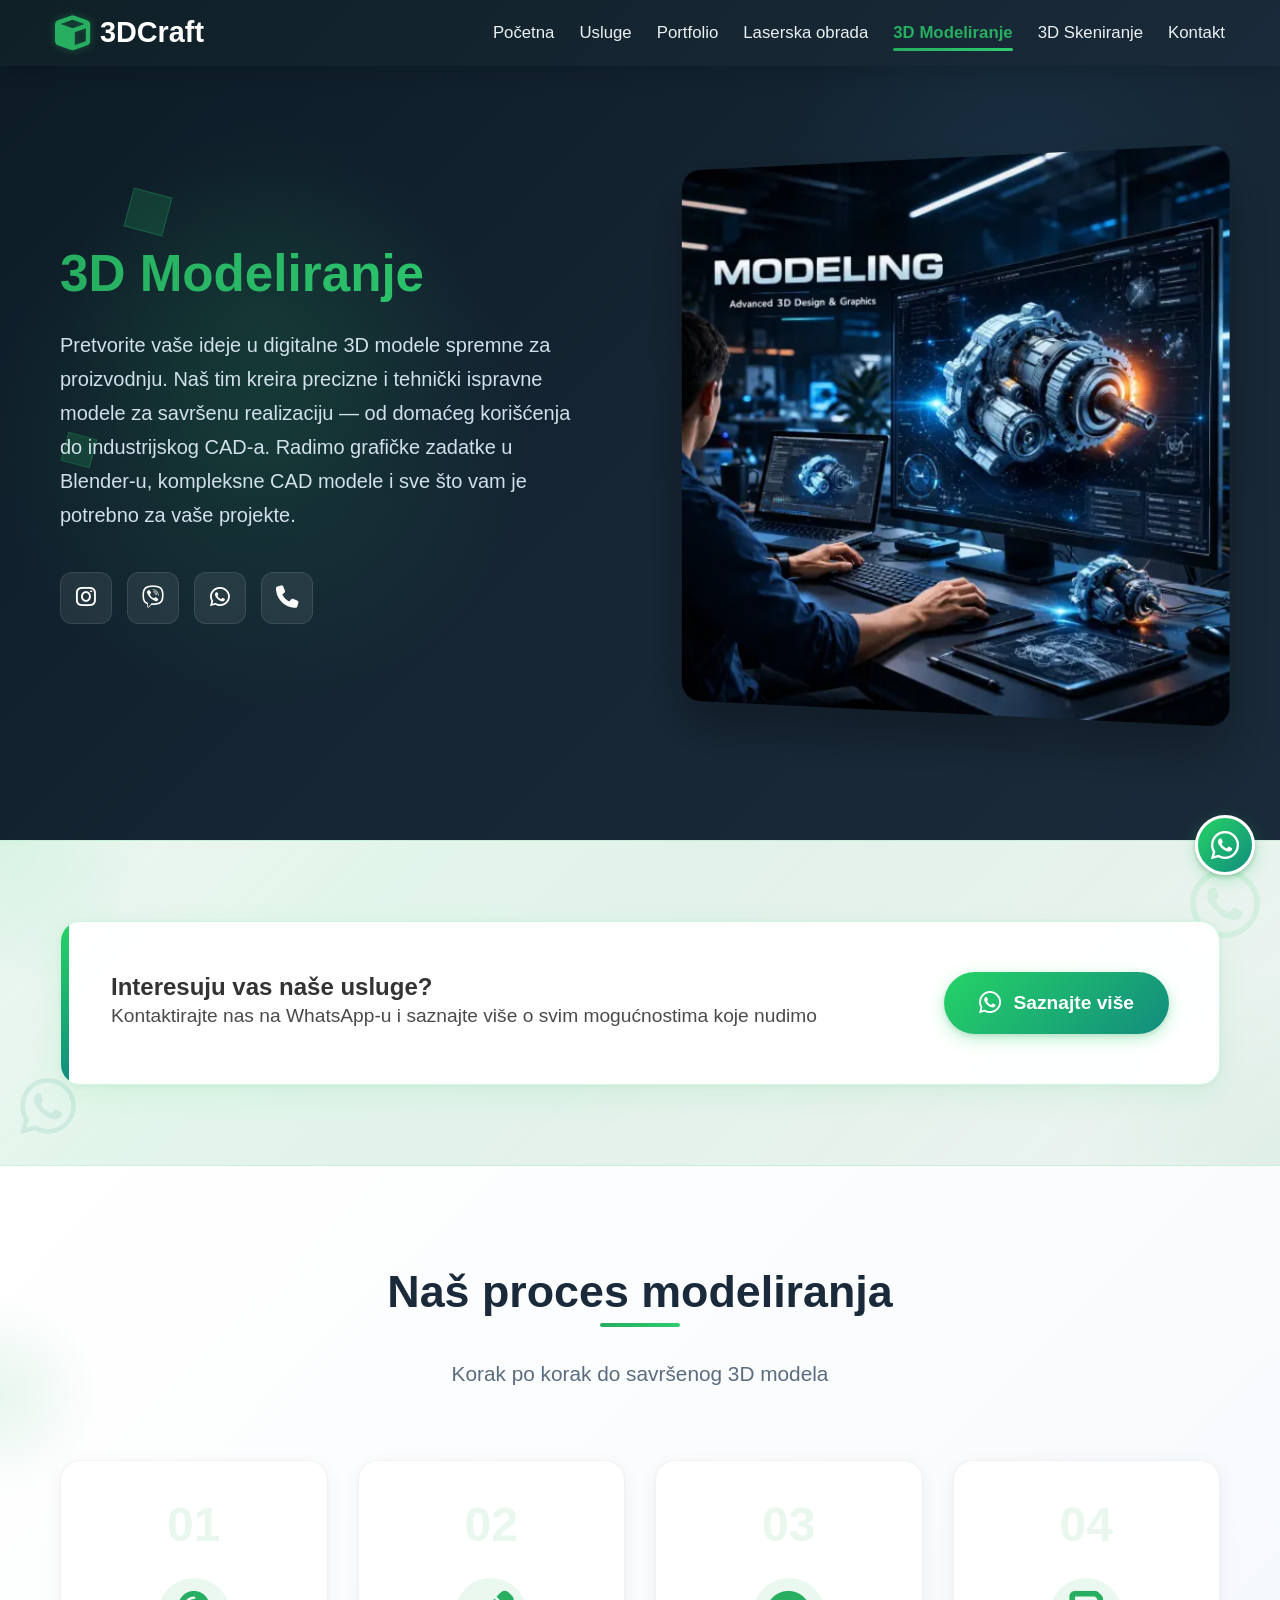
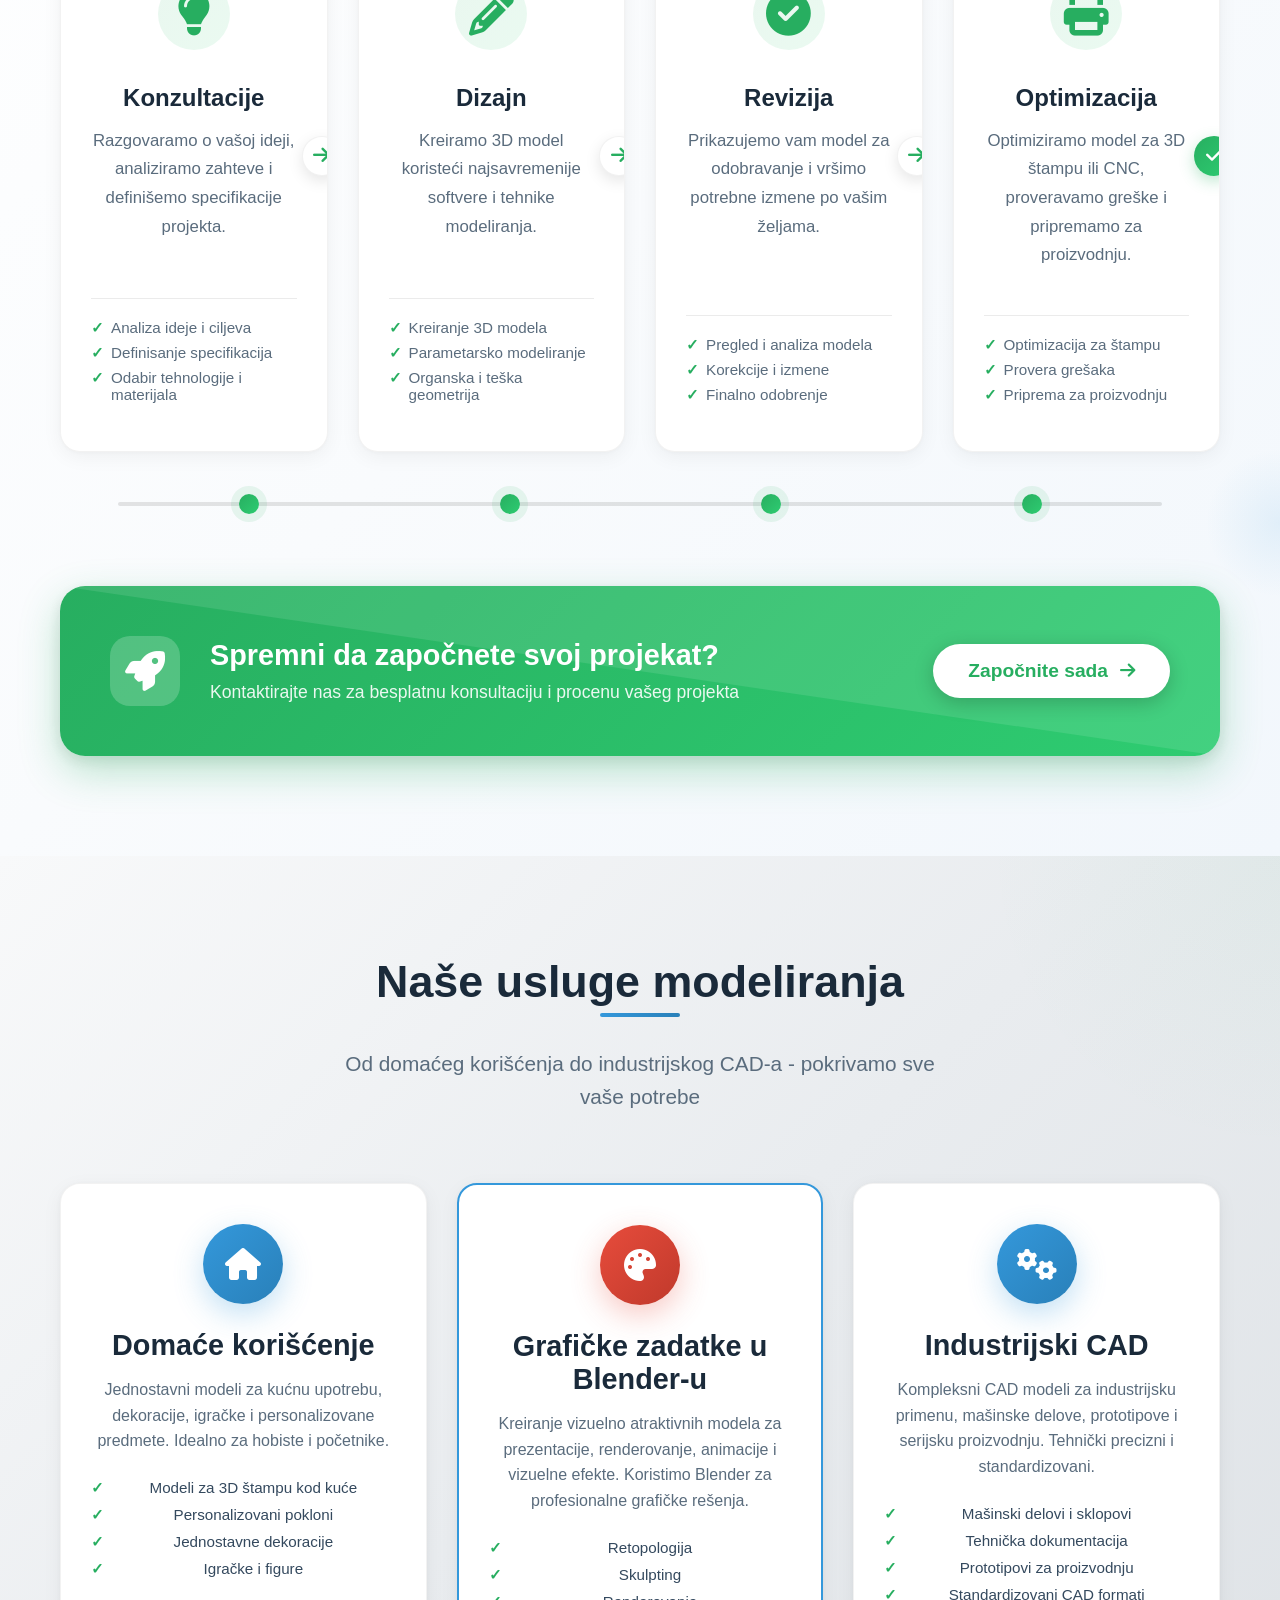
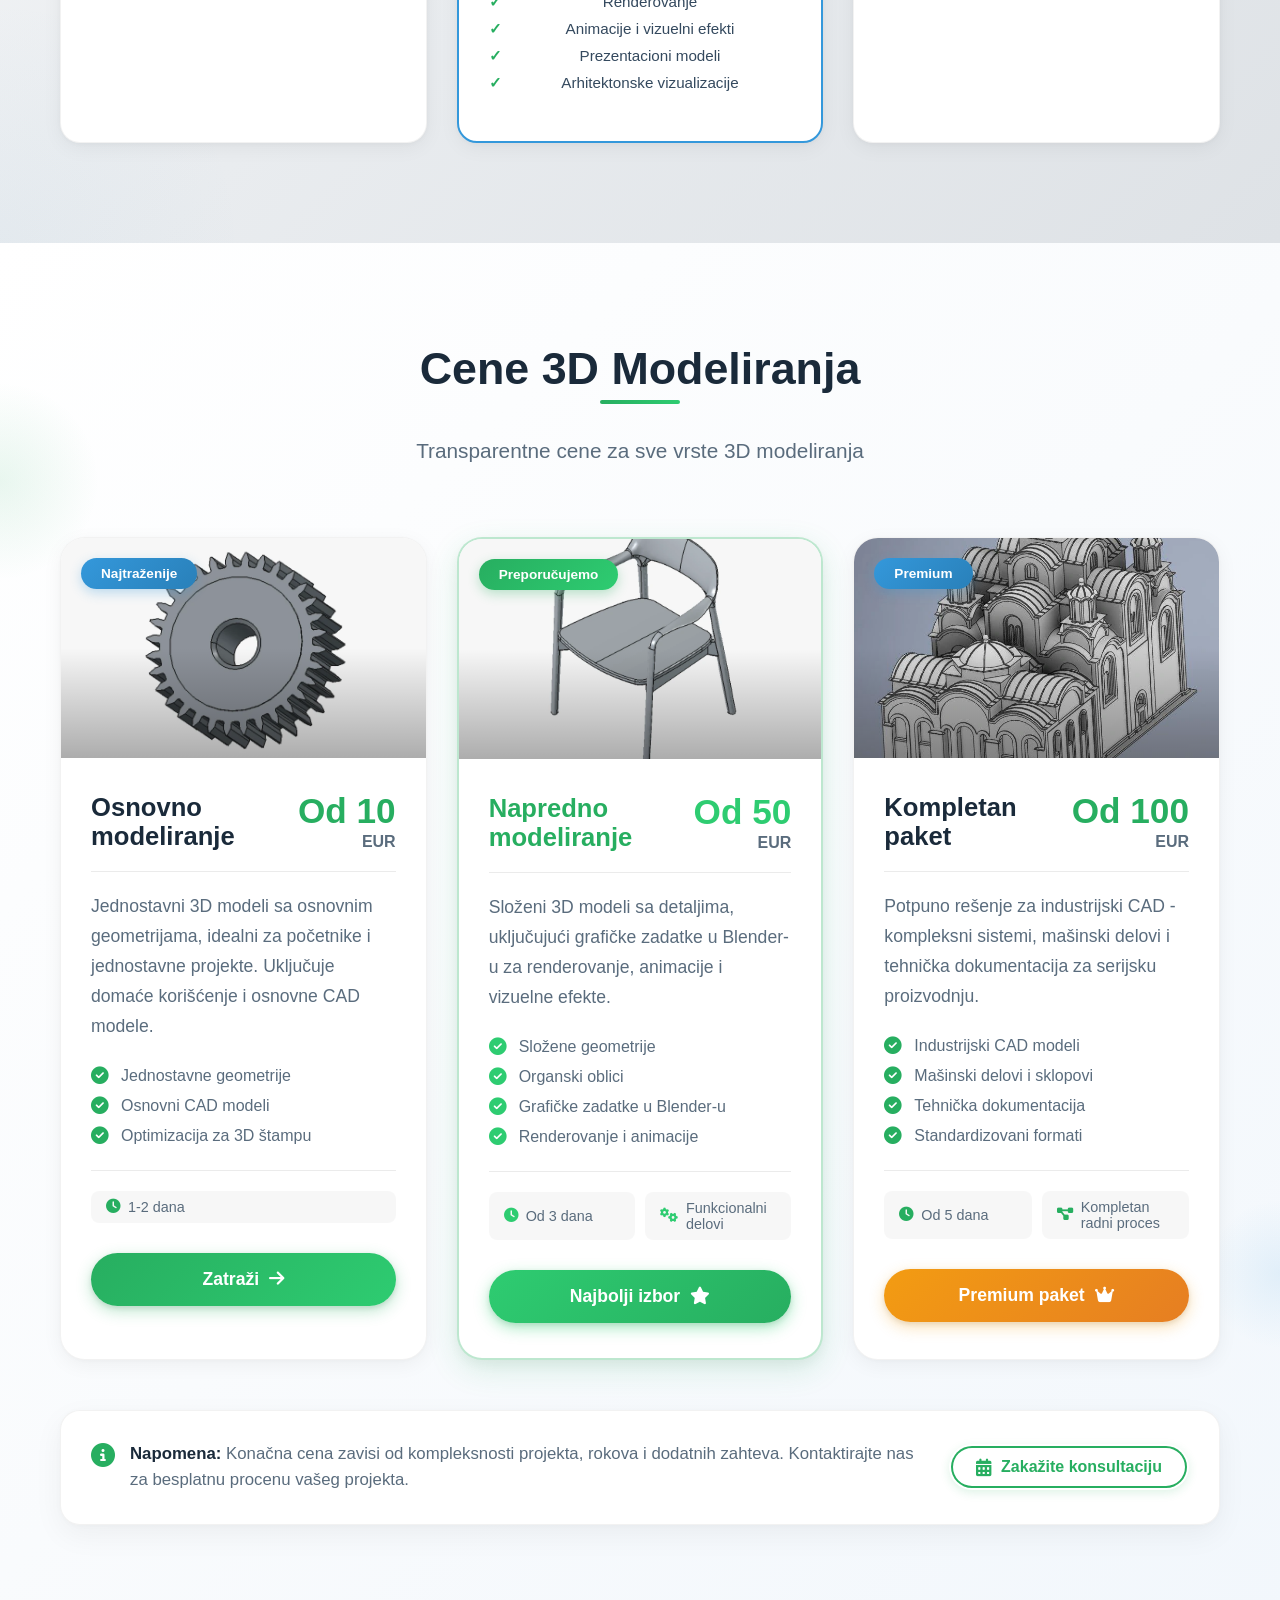
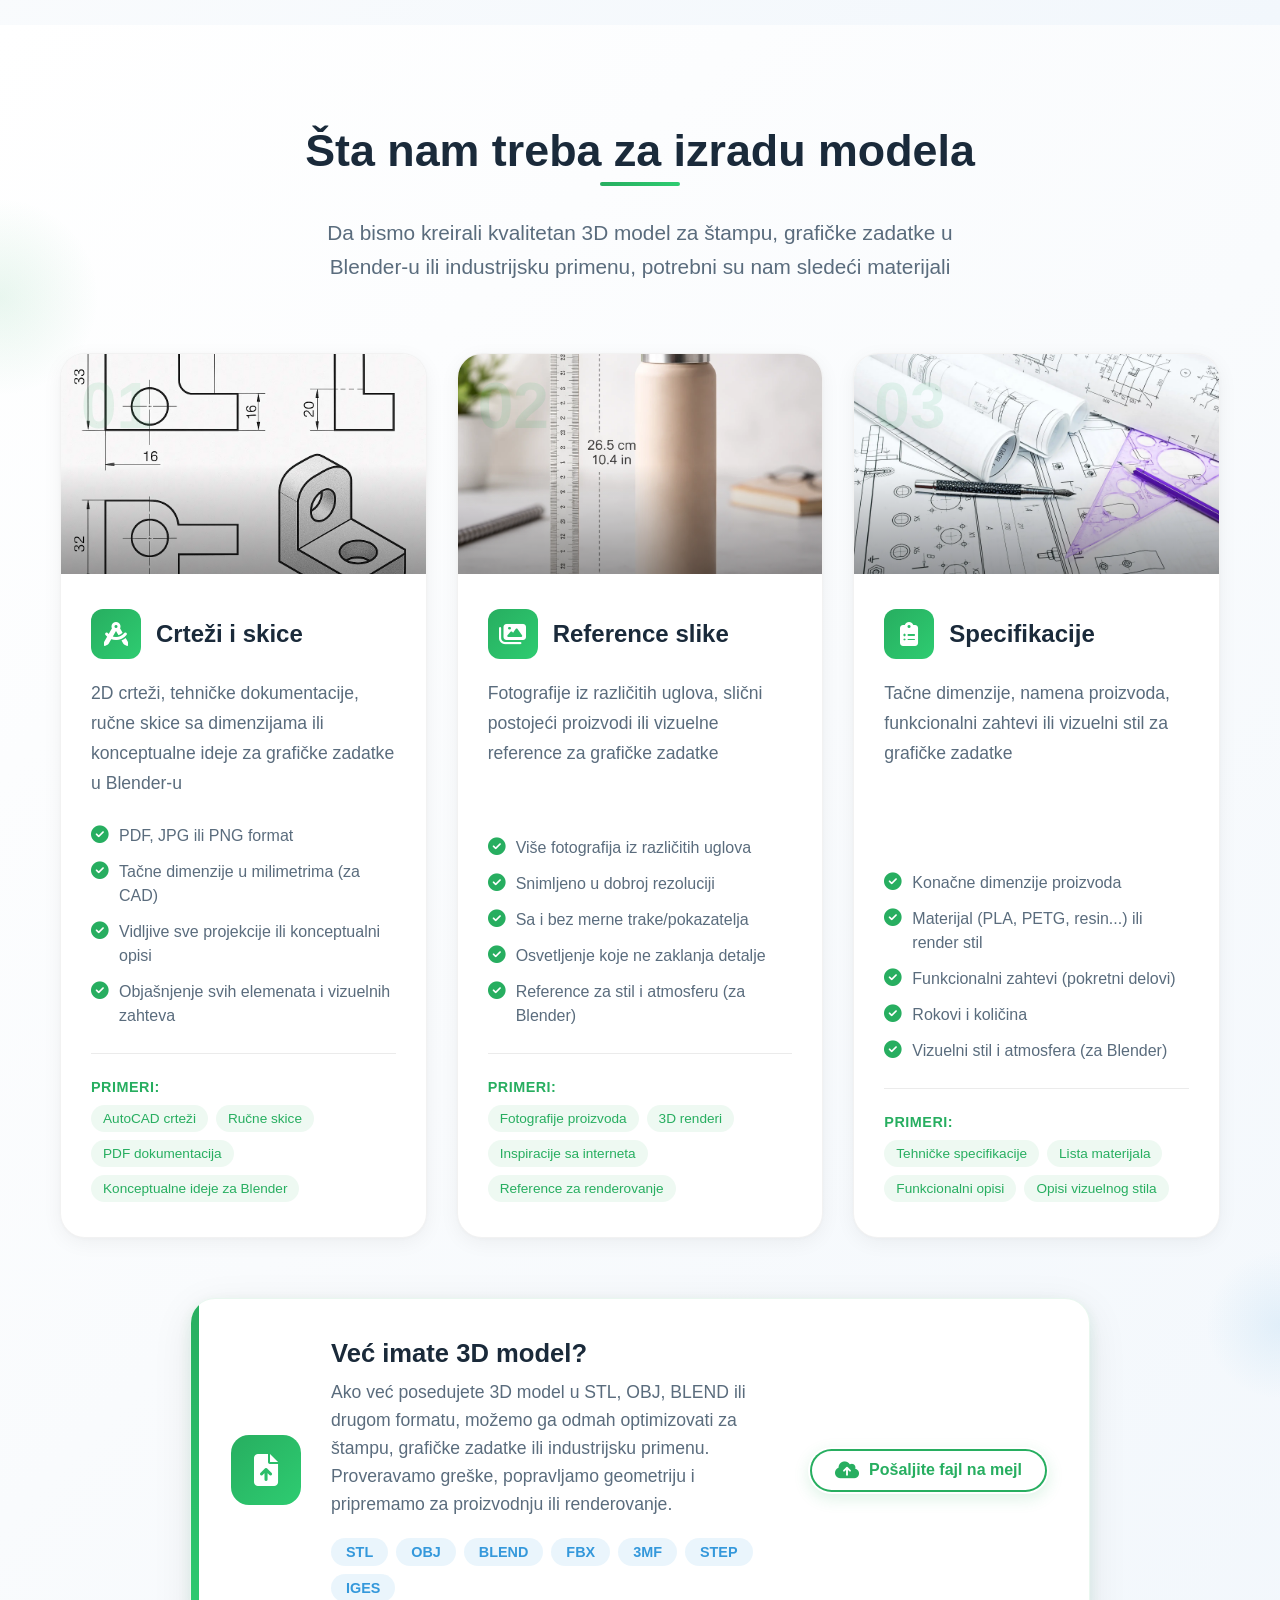
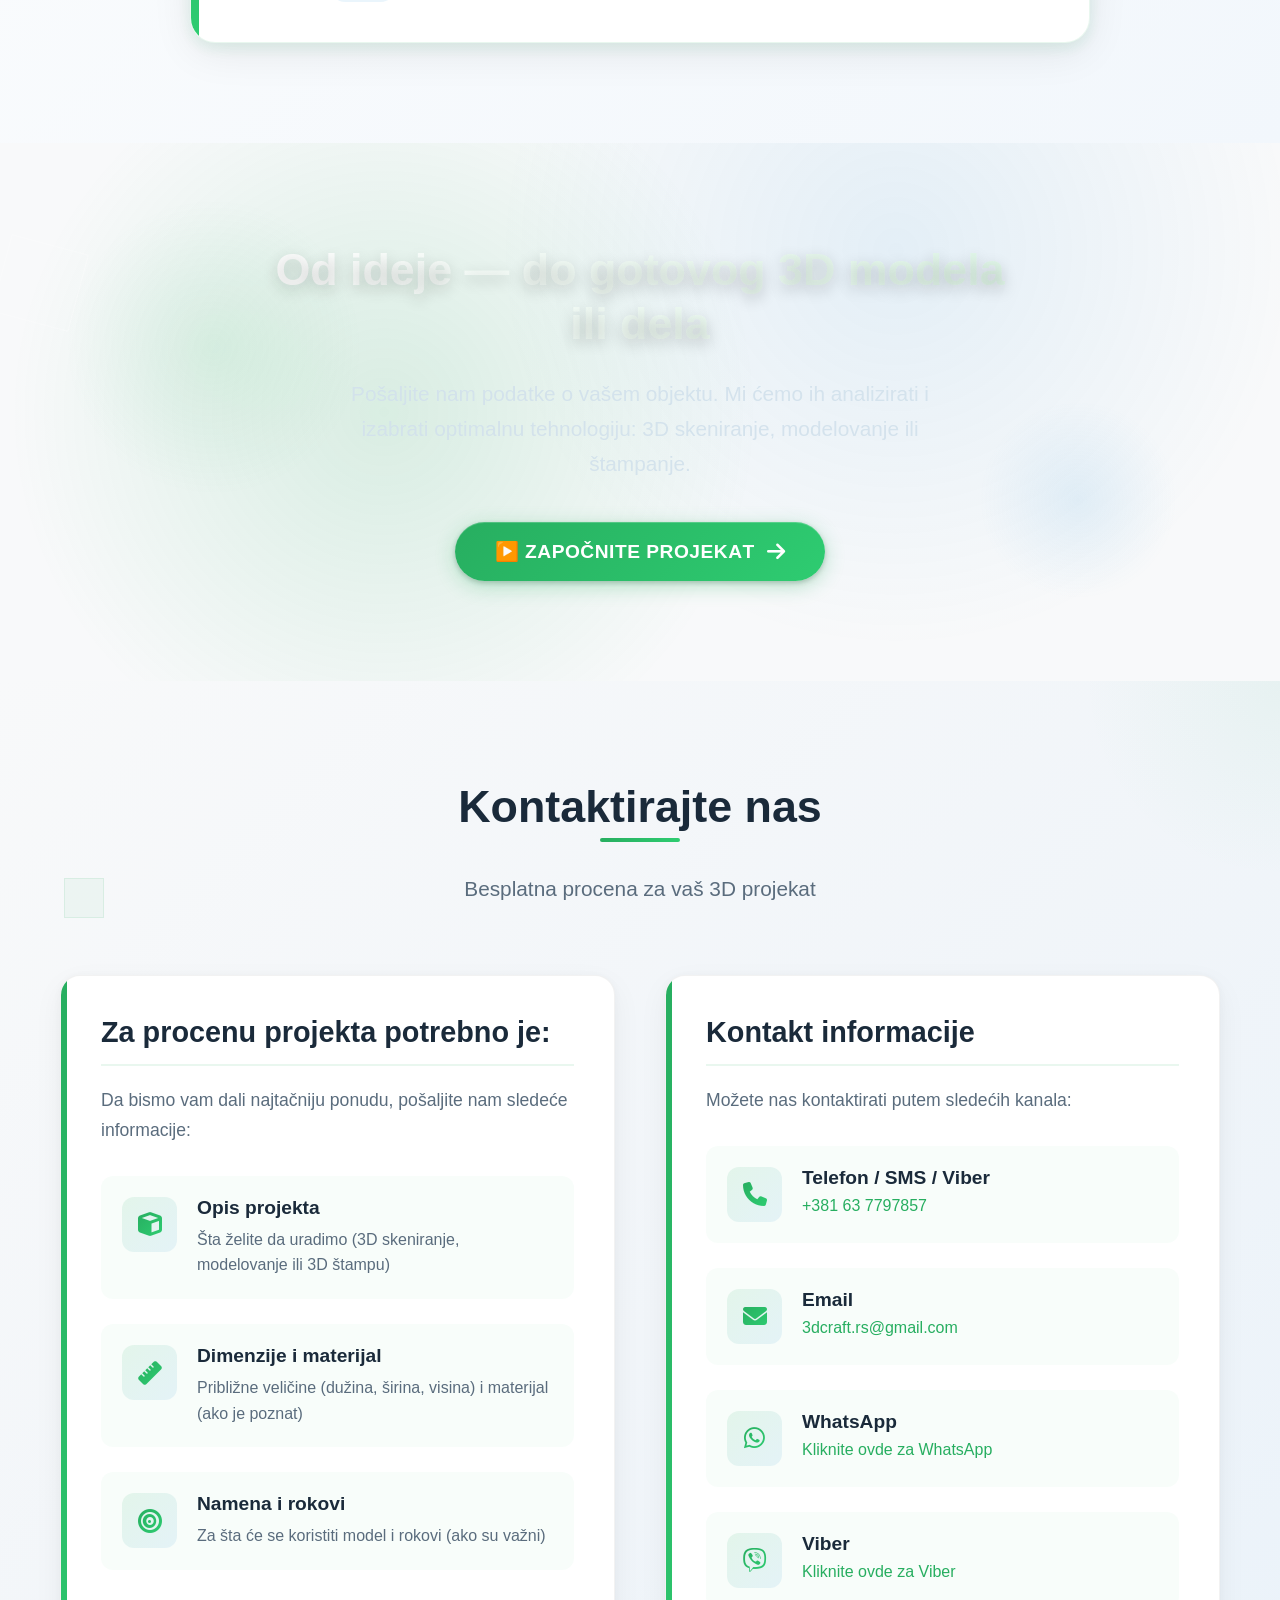
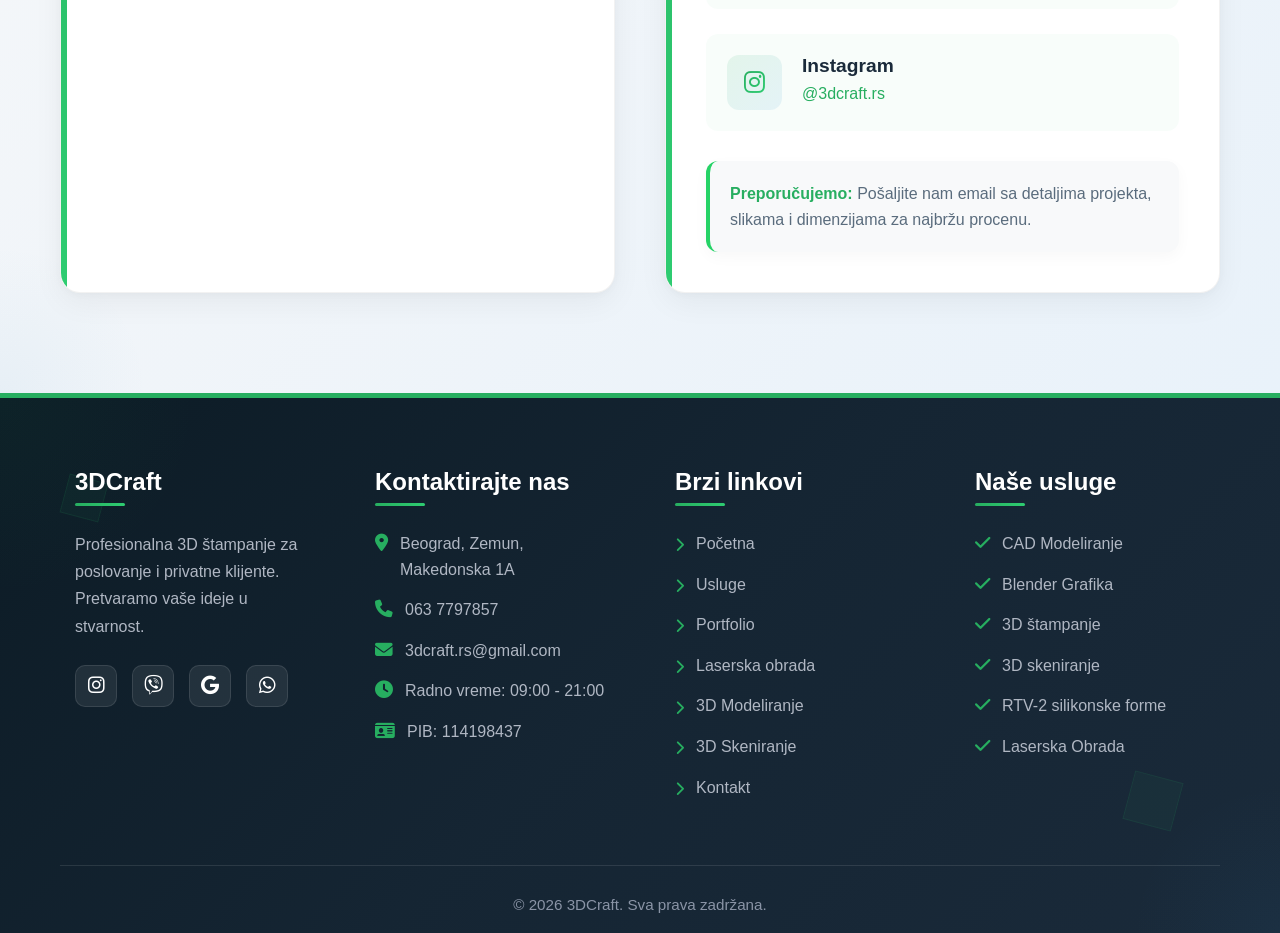
<file: modeliranje.html>
<!DOCTYPE html>
<html lang="sr">

<head>
  <meta charset="UTF-8">
  <meta name="viewport" content="width=device-width, initial-scale=1.0">
  <title>3D Modeliranje | Blender Grafika | Industrijski CAD - 3DCraft Beograd</title>
  <!-- Meta Tags for SEO -->
  <meta name="description" content="Profesionalno 3D modeliranje u Beogradu. Kreiranje digitalnih modela za štampu, grafičke zadatke u Blender-u, industrijski CAD. Od domaćeg korišćenja do kompleksnih projekata. Besplatne konsultacije i uzorak.">
  <meta name="keywords" content="3D modeliranje, 3D dizajn, CAD modeliranje, Blender grafika, industrijski CAD, 3D modeling Beograd, izrada 3D modela, konverzija u 3D, profesionalno modeliranje, domaće 3D modeli, renderovanje Blender, CAD mašinski delovi, 3D animacije, prototipovi CAD">

  <meta name="author" content="3DCraft">
  <meta name="robots" content="index, follow, max-snippet:-1, max-image-preview:large, max-video-preview:-1">

  <!-- Additional Open Graph -->
  <meta property="og:site_name" content="3DCraft">
  <meta property="og:locale:alternate" content="sr_RS">
  <meta property="og:updated_time" content="2026-04-10T00:00:00+00:00">

  <!-- Favicon main -->
  <link rel="icon" type="image/svg+xml" href="slike/favicon.svg">

  <!-- Favicon Aditional -->
  <link rel="apple-touch-icon" sizes="180x180" href="slike/apple-touch-icon.png">
  <link rel="icon" type="image/png" sizes="32x32" href="slike/favicon_32x32.png">
  <link rel="icon" type="image/png" sizes="16x16" href="slike/favicon_16x16.png">
  <link rel="icon" type="image/x-icon" href="slike/favicon.ico">

  <!-- Canonical URL -->
  <link rel="canonical" href="https://3dcraft.rs/modeliranje.html">

  <!-- Open Graph / Social Media -->
  <meta property="og:title" content="3D Modeliranje Usluge | Blender Grafika | Industrijski CAD | Profesionalno 3D Dizajniranje Beograd | 3DCraft">
  <meta property="og:description" content="Profesionalno 3D modeliranje u Beogradu. Kreiranje digitalnih modela za štampu, grafičke zadatke u Blender-u, industrijski CAD. Od domaćeg korišćenja do kompleksnih projekata.">
  <meta property="og:type" content="website">
  <meta property="og:url" content="https://3dcraft.rs/modeliranje.html">
  <meta property="og:image" content="https://3dcraft.rs/images/OpenGraphImage.jpg">
  <meta property="og:image:width" content="500">
  <meta property="og:image:height" content="500">
  <meta property="og:image:alt" content="logo 3DCraft">
  <meta property="og:locale" content="sr_RS">

  <!-- Twitter Card -->
  <meta name="twitter:card" content="summary_large_image">
  <meta name="twitter:title" content="3D Modeliranje Usluge - Blender Grafika, Industrijski CAD - 3DCraft Beograd">
  <meta name="twitter:description" content="Profesionalno 3D modeliranje za štampu, grafičke zadatke u Blender-u i industrijski CAD. Kreiranje modela iz crteža i skica.">
  <meta name="twitter:image" content="https://3dcraft.rs/slike/OpenGraphImage.jpg">

  <!-- Structured Data for Service Page -->
  <script type="application/ld+json">
    {
        "@context": "https://schema.org",
        "@type": "Service",
        "name": "3D Modeliranje i Dizajn",
        "description": "Profesionalne usluge 3D modeliranja za 3D štampu, grafičke zadatke u Blender-u i industrijski CAD u Beogradu",
        "provider": {
            "@type": "LocalBusiness",
            "name": "3DCraft",
            "address": {
                "@type": "PostalAddress",
                "streetAddress": "Makedonska 1A",
                "addressLocality": "Beograd",
                "addressRegion": "Beograd",
                "postalCode": "11080",
                "addressCountry": "RS"
            },
            "telephone": "+381-63-7797857",
            "email": "3dcraft.rs@gmail.com"
        },
        "areaServed": "Beograd, Srbija",
        "serviceType": "3D Modeling Service",
        "hasOfferCatalog": {
            "@type": "OfferCatalog",
            "name": "3D Modeliranje Usluge",
            "itemListElement": [
                {
                    "@type": "Offer",
                    "itemOffered": {
                        "@type": "Service",
                        "name": "3D Modeliranje iz Crteža",
                        "description": "Kreiranje 3D modela na osnovu 2D crteža i tehničke dokumentacije"
                    }
                },
                {
                    "@type": "Offer",
                    "itemOffered": {
                        "@type": "Service",
                        "name": "3D Modeliranje iz Skica",
                        "description": "Razvoj 3D modela iz ručnih skica i konceptualnih ideja"
                    }
                },
                {
                    "@type": "Offer",
                    "itemOffered": {
                        "@type": "Service",
                        "name": "Optimizacija za 3D Štampu",
                        "description": "Optimizacija postojećih 3D modela za kvalitetnu štampu"
                    }
                },
                {
                    "@type": "Offer",
                    "itemOffered": {
                        "@type": "Service",
                        "name": "Grafičke zadatke u Blender-u",
                        "description": "Kreiranje vizuelno atraktivnih modela za prezentacije, renderovanje i animacije"
                    }
                },
                {
                    "@type": "Offer",
                    "itemOffered": {
                        "@type": "Service",
                        "name": "Industrijski CAD",
                        "description": "Kompleksni CAD modeli za industrijsku primenu i mašinske delove"
                    }
                },
                {
                    "@type": "Offer",
                    "itemOffered": {
                        "@type": "Service",
                        "name": "Domaće 3D modeli",
                        "description": "Jednostavni modeli za kućnu upotrebu, dekoracije i personalizovane predmete"
                    }
                }
            ]
        },
        "priceRange": "Upon request",
        "image": "https://3dcraft.rs/slike/OpenGraphImage.jpg"
    }
    </script>


  <!-- Content Security Policy -->
  <meta http-equiv="X-Content-Type-Options" content="nosniff">
  <meta http-equiv="Referrer-Policy" content="strict-origin-when-cross-origin">

  <!-- Google Analytics & Ads -->
  <script async src="https://www.googletagmanager.com/gtag/js?id=G-KW1CXMP24K"></script>
  <script>
    window.dataLayer = window.dataLayer || [];
    function gtag() { dataLayer.push(arguments); }
    gtag('js', new Date());

    // Конфигурация обоих ID
    gtag('config', 'G-KW1CXMP24K');
    gtag('config', 'AW-17674171292');
  </script>

  <!-- Google Tag Manager -->
  <script>(function (w, d, s, l, i) {
      w[l] = w[l] || []; w[l].push({
        'gtm.start':
          new Date().getTime(), event: 'gtm.js'
      }); var f = d.getElementsByTagName(s)[0],
        j = d.createElement(s), dl = l != 'dataLayer' ? '&l=' + l : ''; j.async = true; j.src =
          'https://www.googletagmanager.com/gtm.js?id=' + i + dl; f.parentNode.insertBefore(j, f);
    })(window, document, 'script', 'dataLayer', 'GTM-K3MCHMFL');</script>
  <!-- End Google Tag Manager -->

  <!-- Font Awesome -->
  <link rel="preconnect" href="https://cdnjs.cloudflare.com">
  <link rel="preload" as="style" href="https://cdnjs.cloudflare.com/ajax/libs/font-awesome/6.4.0/css/all.min.css">
  <link rel="stylesheet" href="https://cdnjs.cloudflare.com/ajax/libs/font-awesome/6.4.0/css/all.min.css" media="print" onload="this.onload=null;this.media='all'">
  <noscript>
    <link rel="stylesheet" href="https://cdnjs.cloudflare.com/ajax/libs/font-awesome/6.4.0/css/all.min.css">
  </noscript>

  <!-- Styles по структуре сайта -->
  <link rel="stylesheet" href="styles/f+h+h.css">

  <!-- объединенный всего -->
  <link rel="stylesheet" href="styles/dom.css">

  <!-- Объединенный файл footer + header + hero -->
  <script src="js/f+h+h.js" defer></script>

  <!-- объединенный всего -->
  <script src="js/DOM.js" defer></script>

  <link rel="stylesheet" href="styles/modeliranje/process.css">
  <link rel="stylesheet" href="styles/modeliranje/pricing.css">
  <link rel="stylesheet" href="styles/modeliranje/requirements.css">
  <link rel="stylesheet" href="styles/modeliranje/services.css">

  <script src="js/modeliranje/requirements.js" defer></script>

  <!-- Предзагрузить hero изображение -->
  <link rel="preload" as="image" href="slikeWEBP/3d-pecat_new-525.webp" imagesrcset="slikeWEBP/3d-pecat_new-525.webp 525w,
                   slikeWEBP/3d-pecat_new-400.webp 400w" imagesizes="(max-width: 768px) 100vw, 525px">
</head>

<body>
  <!-- Google Tag Manager (noscript) -->
  <noscript><iframe src="https://www.googletagmanager.com/ns.html?id=GTM-K3MCHMFL" height="0" width="0" style="display:none;visibility:hidden"></iframe></noscript>
  <!-- End Google Tag Manager (noscript) -->
  <header id="header">
    <div class="container">
      <nav class="navbar">
        <a href="index.html" class="logo"><i class="fas fa-cube"></i>3DCraft</a>
        <ul class="nav-links">
          <li><a href="index.html">Početna</a></li>
          <li><a href="usluge.html">Usluge</a></li>
          <li><a href="portfolio.html">Portfolio</a></li>
          <li><a href="laser.html">Laserska obrada</a></li>
          <li><a href="modeliranje.html" class="active">3D Modeliranje</a></li>
          <li><a href="skeniranje.html">3D Skeniranje</a></li>
          <li><a href="kontakti.html">Kontakt</a></li>
        </ul>
        <div class="mobile-menu">
          <i class="fas fa-bars"></i>
        </div>
      </nav>
    </div>
  </header>

  <!-- Hero Section -->
  <section class="hero-block" id="home" aria-label="Hero section">
    <!-- Декоративные CSS-элементы -->
    <div class="cube"></div>
    <div class="cube"></div>
    <div class="cube"></div>

    <div class="container">
      <div class="hero-wrapper">
        <div class="hero-text">
          <h1 class="hero-title">3D Modeliranje</h1>
          <p class="hero-description">Pretvorite vaše ideje u digitalne 3D modele spremne za proizvodnju. Naš tim kreira precizne i tehnički ispravne modele za savršenu realizaciju — od domaćeg korišćenja do industrijskog CAD-a. Radimo grafičke zadatke u Blender-u, kompleksne CAD modele i sve što vam je potrebno za vaše projekte.</p>

          <div class="hero-social" aria-label="Social media links">
            <a href="https://www.instagram.com/3dcraft.rs/" target="_blank" rel="noopener noreferrer" aria-label="Instagram" onclick="gtag('event', 'conversion', {'send_to': 'AW-17674171292/ads_conversion_hero'});">
              <i class="fab fa-instagram"></i>
            </a>
            <a href="https://connect.viber.com/business/12ac4904-b624-11ef-a6f8-16a66f780fba" target="_blank" rel="noopener noreferrer" aria-label="Viber" onclick="gtag('event', 'conversion', {'send_to': 'AW-17674171292/ads_conversion_hero'});">
              <i class="fab fa-viber"></i>
            </a>
            <a href="https://wa.me/381637797857" target="_blank" rel="noopener noreferrer" aria-label="Whatsapp" onclick="gtag('event', 'conversion', {'send_to': 'AW-17674171292/ads_conversion_hero'});">
              <i class="fab fa-whatsapp"></i>
            </a>
            <a href="tel:+381637797857" aria-label="Telefon" title="+381 63 7797857" onclick="gtag('event', 'conversion', {'send_to': 'AW-17674171292/ads_conversion_hero'});">
              <i class="fas fa-phone"></i>
            </a>
          </div>
        </div>

        <div class="hero-image">
          <div class="image-wrapper">
            <!-- ОБНОВЛЕННЫЙ КОД -->
            <picture>
              <!-- WebP с адаптивными размерами -->
              <source media="(max-width: 768px)" srcset="slikeWEBP/modeliranje1-400.webp" type="image/webp">
              <source media="(min-width: 769px)" srcset="slikeWEBP/modeliranje1-525.webp" type="image/webp">

              <!-- Fallback -->
              <img src="slikeWEBP/modeliranje1-525.webp" srcset="slikeWEBP/modeliranje1-525.webp 525w,
                                        slikeWEBP/modeliranje1-400.webp 400w" sizes="(max-width: 768px) 100vw, 525px" alt="3D Stampa, Modeliranje i Skeniranje - 3DCraft" width="525" height="525" loading="eager" fetchpriority="high" decoding="async">
            </picture>
          </div>
        </div>
      </div>
  </section>

  <!-- WhatsApp CTA Section -->
  <section class="whatsapp-cta-section">
    <div class="whatsapp-decor whatsapp-1">
      <i class="fab fa-whatsapp"></i>
    </div>
    <div class="whatsapp-decor whatsapp-2">
      <i class="fab fa-whatsapp"></i>
    </div>

    <div class="container">
      <div class="whatsapp-cta-content">
        <div class="whatsapp-cta-text">
          <h2>Interesuju vas naše usluge?</h2>
          <p>Kontaktirajte nas na WhatsApp-u i saznajte više o svim mogućnostima koje nudimo</p>
        </div>
        <div class="whatsapp-cta-button">
          <a href="https://wa.me/381637797857?text=Zdravo! Interesuju me vaše usluge. Možete li mi dati više informacija?" class="whatsapp-cta-btn" target="_blank" rel="noopener noreferrer" onclick="gtag('event', 'conversion', {'send_to': 'AW-17674171292/ads_conversion_wa'});">
            <i class="fab fa-whatsapp"></i>
            Saznajte više
          </a>
        </div>
      </div>
    </div>
  </section>
  <main>
    <!-- Process Section -->
    <section class="process-section">
      <div class="container">
        <div class="section-title">
          <h2>Naš proces modeliranja</h2>
          <p>Korak po korak do savršenog 3D modela</p>
        </div>

        <div class="process-steps">
          <div class="process-step">
            <div class="step-card">
              <div class="step-number">01</div>
              <div class="step-icon-container">
                <div class="step-icon-bg"></div>
                <i class="fas fa-lightbulb step-icon"></i>
              </div>
              <h3>Konzultacije</h3>
              <p>Razgovaramo o vašoj ideji, analiziramo zahteve i definišemo specifikacije projekta.</p>
              <div class="step-details">
                <ul>
                  <li>Analiza ideje i ciljeva</li>
                  <li>Definisanje specifikacija</li>
                  <li>Odabir tehnologije i materijala</li>
                </ul>
              </div>
              <div class="step-arrow">
                <i class="fas fa-arrow-right"></i>
              </div>
            </div>
          </div>

          <div class="process-step">
            <div class="step-card">
              <div class="step-number">02</div>
              <div class="step-icon-container">
                <div class="step-icon-bg"></div>
                <i class="fas fa-pencil-alt step-icon"></i>
              </div>
              <h3>Dizajn</h3>
              <p>Kreiramo 3D model koristeći najsavremenije softvere i tehnike modeliranja.</p>
              <div class="step-details">
                <ul>
                  <li>Kreiranje 3D modela</li>
                  <li>Parametarsko modeliranje</li>
                  <li>Organska i teška geometrija</li>
                </ul>
              </div>
              <div class="step-arrow">
                <i class="fas fa-arrow-right"></i>
              </div>
            </div>
          </div>

          <div class="process-step">
            <div class="step-card">
              <div class="step-number">03</div>
              <div class="step-icon-container">
                <div class="step-icon-bg"></div>
                <i class="fas fa-check-circle step-icon"></i>
              </div>
              <h3>Revizija</h3>
              <p>Prikazujemo vam model za odobravanje i vršimo potrebne izmene po vašim željama.</p>
              <div class="step-details">
                <ul>
                  <li>Pregled i analiza modela</li>
                  <li>Korekcije i izmene</li>
                  <li>Finalno odobrenje</li>
                </ul>
              </div>
              <div class="step-arrow">
                <i class="fas fa-arrow-right"></i>
              </div>
            </div>
          </div>

          <div class="process-step">
            <div class="step-card">
              <div class="step-number">04</div>
              <div class="step-icon-container">
                <div class="step-icon-bg"></div>
                <i class="fas fa-print step-icon"></i>
              </div>
              <h3>Optimizacija</h3>
              <p>Optimiziramo model za 3D štampu ili CNC, proveravamo greške i pripremamo za proizvodnju.</p>
              <div class="step-details">
                <ul>
                  <li>Optimizacija za štampu</li>
                  <li>Provera grešaka</li>
                  <li>Priprema za proizvodnju</li>
                </ul>
              </div>
              <div class="step-final">
                <i class="fas fa-check"></i>
              </div>
            </div>
          </div>
        </div>

        <div class="process-timeline">
          <div class="timeline-line"></div>
          <div class="timeline-dot" style="left: 12.5%;"></div>
          <div class="timeline-dot" style="left: 37.5%;"></div>
          <div class="timeline-dot" style="left: 62.5%;"></div>
          <div class="timeline-dot" style="left: 87.5%;"></div>
        </div>

        <div class="process-cta">
          <div class="cta-content">
            <div class="cta-icon">
              <i class="fas fa-rocket"></i>
            </div>
            <div class="cta-text">
              <h3>Spremni da započnete svoj projekat?</h3>
              <p>Kontaktirajte nas za besplatnu konsultaciju i procenu vašeg projekta</p>
            </div>
            <a href="https://wa.me/381637797857?text=Zdravo! Interesuju me vaše usluge. Možete li mi dati više informacija?" class="process-btn">
              <span>Započnite sada</span>
              <i class="fas fa-arrow-right"></i>
            </a>
          </div>
        </div>
      </div>

      <!-- Декоративные элементы -->
      <div class="process-decor process-decor-1"></div>
      <div class="process-decor process-decor-2"></div>
      <div class="process-decor process-decor-3"></div>
    </section>

    <!-- Services Section -->
    <section class="services-section">
      <div class="container">
        <div class="section-title">
          <h2>Naše usluge modeliranja</h2>
          <p>Od domaćeg korišćenja do industrijskog CAD-a - pokrivamo sve vaše potrebe</p>
        </div>

        <div class="services-grid">
          <div class="service-card">
            <div class="service-icon">
              <i class="fas fa-home"></i>
            </div>
            <h3>Domaće korišćenje</h3>
            <p>Jednostavni modeli za kućnu upotrebu, dekoracije, igračke i personalizovane predmete. Idealno za hobiste i početnike.</p>
            <ul class="service-features">
              <li>Modeli za 3D štampu kod kuće</li>
              <li>Personalizovani pokloni</li>
              <li>Jednostavne dekoracije</li>
              <li>Igračke i figure</li>
            </ul>
          </div>

          <div class="service-card featured">
            <div class="service-icon">
              <i class="fas fa-palette"></i>
            </div>
            <h3>Grafičke zadatke u Blender-u</h3>
            <p>Kreiranje vizuelno atraktivnih modela za prezentacije, renderovanje, animacije i vizuelne efekte. Koristimo Blender za profesionalne grafičke rešenja.</p>
            <ul class="service-features">
              <li>Retopologija</li>
              <li>Skulpting</li>
              <li>Renderovanje</li>
              <li>Animacije i vizuelni efekti</li>
              <li>Prezentacioni modeli</li>
              <li>Arhitektonske vizualizacije</li>
            </ul>
          </div>

          <div class="service-card">
            <div class="service-icon">
              <i class="fas fa-cogs"></i>
            </div>
            <h3>Industrijski CAD</h3>
            <p>Kompleksni CAD modeli za industrijsku primenu, mašinske delove, prototipove i serijsku proizvodnju. Tehnički precizni i standardizovani.</p>
            <ul class="service-features">
              <li>Mašinski delovi i sklopovi</li>
              <li>Tehnička dokumentacija</li>
              <li>Prototipovi za proizvodnju</li>
              <li>Standardizovani CAD formati</li>
            </ul>
          </div>
        </div>
      </div>

      <!-- Декоративные элементы -->
      <div class="service-decor decor-1"></div>
      <div class="service-decor decor-2"></div>
    </section>

    <!-- Pricing Section -->
    <section class="pricing-section">
      <div class="container">
        <div class="section-title">
          <h2>Cene 3D Modeliranja</h2>
          <p>Transparentne cene za sve vrste 3D modeliranja</p>
        </div>

        <div class="pricing-grid">
          <div class="pricing-card">
            <div class="pricing-badge">Najtraženije</div>
            <div class="pricing-image">
              <img src="slikeWEBP/zubcnaik-m.webp" alt="Osnovno modeliranje" loading="lazy">
              <div class="image-overlay"></div>
            </div>
            <div class="pricing-content">
              <div class="pricing-header">
                <h3>Osnovno modeliranje</h3>
                <div class="pricing-price">
                  <span class="price">Od 10</span>
                  <span class="currency">EUR</span>
                </div>
              </div>
              <p class="pricing-description">Jednostavni 3D modeli sa osnovnim geometrijama, idealni za početnike i jednostavne projekte. Uključuje domaće korišćenje i osnovne CAD modele.</p>

              <div class="pricing-features">
                <div class="feature">
                  <i class="fas fa-check-circle"></i>
                  <span>Jednostavne geometrije</span>
                </div>
                <div class="feature">
                  <i class="fas fa-check-circle"></i>
                  <span>Osnovni CAD modeli</span>
                </div>
                <div class="feature">
                  <i class="fas fa-check-circle"></i>
                  <span>Optimizacija za 3D štampu</span>
                </div>

              </div>

              <div class="pricing-details">
                <div class="detail-item">
                  <i class="fas fa-clock"></i>
                  <span>1-2 dana</span>
                </div>
              </div>
              <a href="kontakti.html" class="pricing-btn">
                <span>Zatraži</span>
                <i class="fas fa-arrow-right"></i>
              </a>
            </div>
          </div>

          <div class="pricing-card featured">
            <div class="pricing-badge featured">Preporučujemo</div>
            <div class="pricing-image">
              <img src="slikeWEBP/chair.webp" alt="Napredno modeliranje" loading="lazy">
              <div class="image-overlay"></div>
            </div>
            <div class="pricing-content">
              <div class="pricing-header">
                <h3>Napredno modeliranje</h3>
                <div class="pricing-price">
                  <span class="price">Od 50</span>
                  <span class="currency">EUR</span>
                </div>
              </div>
              <p class="pricing-description">Složeni 3D modeli sa detaljima, uključujući grafičke zadatke u Blender-u za renderovanje, animacije i vizuelne efekte.</p>

              <div class="pricing-features">
                <div class="feature">
                  <i class="fas fa-check-circle"></i>
                  <span>Složene geometrije</span>
                </div>
                <div class="feature">
                  <i class="fas fa-check-circle"></i>
                  <span>Organski oblici</span>
                </div>
                <div class="feature">
                  <i class="fas fa-check-circle"></i>
                  <span>Grafičke zadatke u Blender-u</span>
                </div>
                <div class="feature">
                  <i class="fas fa-check-circle"></i>
                  <span>Renderovanje i animacije</span>
                </div>
              </div>

              <div class="pricing-details">
                <div class="detail-item">
                  <i class="fas fa-clock"></i>
                  <span>Od 3 dana</span>
                </div>
                <div class="detail-item">
                  <i class="fas fa-cogs"></i>
                  <span>Funkcionalni delovi</span>
                </div>
              </div>

              <a href="#contact" class="pricing-btn featured">
                <span>Najbolji izbor</span>
                <i class="fas fa-star"></i>
              </a>
            </div>
          </div>

          <div class="pricing-card">
            <div class="pricing-badge">Premium</div>
            <div class="pricing-image">
              <img src="slikeWEBP/CRKVA.webp" alt="Kompletan paket" loading="lazy">
              <div class="image-overlay"></div>
            </div>
            <div class="pricing-content">
              <div class="pricing-header">
                <h3>Kompletan paket</h3>
                <div class="pricing-price">
                  <span class="price">Od 100</span>
                  <span class="currency">EUR</span>
                </div>
              </div>
              <p class="pricing-description">Potpuno rešenje za industrijski CAD - kompleksni sistemi, mašinski delovi i tehnička dokumentacija za serijsku proizvodnju.</p>

              <div class="pricing-features">
                <div class="feature">
                  <i class="fas fa-check-circle"></i>
                  <span>Industrijski CAD modeli</span>
                </div>
                <div class="feature">
                  <i class="fas fa-check-circle"></i>
                  <span>Mašinski delovi i sklopovi</span>
                </div>
                <div class="feature">
                  <i class="fas fa-check-circle"></i>
                  <span>Tehnička dokumentacija</span>
                </div>
                <div class="feature">
                  <i class="fas fa-check-circle"></i>
                  <span>Standardizovani formati</span>
                </div>
              </div>

              <div class="pricing-details">
                <div class="detail-item">
                  <i class="fas fa-clock"></i>
                  <span>Od 5 dana</span>
                </div>
                <div class="detail-item">
                  <i class="fas fa-project-diagram"></i>
                  <span>Kompletan radni proces</span>
                </div>
              </div>

              <a href="#contact" class="pricing-btn premium">
                <span>Premium paket</span>
                <i class="fas fa-crown"></i>
              </a>
            </div>
          </div>
        </div>

        <div class="pricing-disclaimer">
          <div class="disclaimer-content">
            <i class="fas fa-info-circle"></i>
            <p><strong>Napomena:</strong> Konačna cena zavisi od kompleksnosti projekta, rokova i dodatnih zahteva. Kontaktirajte nas za besplatnu procenu vašeg projekta.</p>
          </div>
          <a href="#contact" class="consultation-btn">
            <i class="fas fa-calendar-alt"></i>
            <span>Zakažite konsultaciju</span>
          </a>
        </div>
      </div>

      <!-- Декоративные элементы -->
      <div class="pricing-decor decor-1"></div>
      <div class="pricing-decor decor-2"></div>
      <div class="pricing-decor decor-3"></div>
    </section>

    <!-- Requirements Section -->
    <section class="requirements-section">
      <div class="container">
        <div class="section-title">
          <h2>Šta nam treba za izradu modela</h2>
          <p>Da bismo kreirali kvalitetan 3D model za štampu, grafičke zadatke u Blender-u ili industrijsku primenu, potrebni su nam sledeći materijali</p>
        </div>

        <div class="requirements-grid">
          <div class="requirement-card">
            <div class="requirement-number">01</div>
            <div class="requirement-image">
              <img src="slikeWEBP/SCETCH.webp" alt="Crteži i skice" loading="lazy">
              <div class="image-overlay"></div>
            </div>
            <div class="requirement-content">
              <div class="requirement-header">
                <div class="requirement-icon">
                  <i class="fas fa-drafting-compass"></i>
                </div>
                <h3>Crteži i skice</h3>
              </div>
              <p class="requirement-description">2D crteži, tehničke dokumentacije, ručne skice sa dimenzijama ili konceptualne ideje za grafičke zadatke u Blender-u</p>

              <div class="requirement-details">
                <div class="detail">
                  <i class="fas fa-check-circle"></i>
                  <span>PDF, JPG ili PNG format</span>
                </div>
                <div class="detail">
                  <i class="fas fa-check-circle"></i>
                  <span>Tačne dimenzije u milimetrima (za CAD)</span>
                </div>
                <div class="detail">
                  <i class="fas fa-check-circle"></i>
                  <span>Vidljive sve projekcije ili konceptualni opisi</span>
                </div>
                <div class="detail">
                  <i class="fas fa-check-circle"></i>
                  <span>Objašnjenje svih elemenata i vizuelnih zahteva</span>
                </div>
              </div>

              <div class="requirement-examples">
                <div class="example-tag">Primeri:</div>
                <div class="examples">
                  <span class="example">AutoCAD crteži</span>
                  <span class="example">Ručne skice</span>
                  <span class="example">PDF dokumentacija</span>
                  <span class="example">Konceptualne ideje za Blender</span>
                </div>
              </div>
            </div>
          </div>

          <div class="requirement-card">
            <div class="requirement-number">02</div>
            <div class="requirement-image">
              <img src="slikeWEBP/reference.webp" alt="Reference slike" loading="lazy">
              <div class="image-overlay"></div>
            </div>
            <div class="requirement-content">
              <div class="requirement-header">
                <div class="requirement-icon">
                  <i class="fas fa-images"></i>
                </div>
                <h3>Reference slike</h3>
              </div>
              <p class="requirement-description">Fotografije iz različitih uglova, slični postojeći proizvodi ili vizuelne reference za grafičke zadatke</p>

              <div class="requirement-details">
                <div class="detail">
                  <i class="fas fa-check-circle"></i>
                  <span>Više fotografija iz različitih uglova</span>
                </div>
                <div class="detail">
                  <i class="fas fa-check-circle"></i>
                  <span>Snimljeno u dobroj rezoluciji</span>
                </div>
                <div class="detail">
                  <i class="fas fa-check-circle"></i>
                  <span>Sa i bez merne trake/pokazatelja</span>
                </div>
                <div class="detail">
                  <i class="fas fa-check-circle"></i>
                  <span>Osvetljenje koje ne zaklanja detalje</span>
                </div>
                <div class="detail">
                  <i class="fas fa-check-circle"></i>
                  <span>Reference za stil i atmosferu (za Blender)</span>
                </div>
              </div>

              <div class="requirement-examples">
                <div class="example-tag">Primeri:</div>
                <div class="examples">
                  <span class="example">Fotografije proizvoda</span>
                  <span class="example">3D renderi</span>
                  <span class="example">Inspiracije sa interneta</span>
                  <span class="example">Reference za renderovanje</span>
                </div>
              </div>
            </div>
          </div>

          <div class="requirement-card">
            <div class="requirement-number">03</div>
            <div class="requirement-image">
              <img src="slikeWEBP/SCETCH2.webp" alt="Specifikacije" loading="lazy">
              <div class="image-overlay"></div>
            </div>
            <div class="requirement-content">
              <div class="requirement-header">
                <div class="requirement-icon">
                  <i class="fas fa-clipboard-list"></i>
                </div>
                <h3>Specifikacije</h3>
              </div>
              <p class="requirement-description">Tačne dimenzije, namena proizvoda, funkcionalni zahtevi ili vizuelni stil za grafičke zadatke</p>

              <div class="requirement-details">
                <div class="detail">
                  <i class="fas fa-check-circle"></i>
                  <span>Konačne dimenzije proizvoda</span>
                </div>
                <div class="detail">
                  <i class="fas fa-check-circle"></i>
                  <span>Materijal (PLA, PETG, resin...) ili render stil</span>
                </div>
                <div class="detail">
                  <i class="fas fa-check-circle"></i>
                  <span>Funkcionalni zahtevi (pokretni delovi)</span>
                </div>
                <div class="detail">
                  <i class="fas fa-check-circle"></i>
                  <span>Rokovi i količina</span>
                </div>
                <div class="detail">
                  <i class="fas fa-check-circle"></i>
                  <span>Vizuelni stil i atmosfera (za Blender)</span>
                </div>
              </div>

              <div class="requirement-examples">
                <div class="example-tag">Primeri:</div>
                <div class="examples">
                  <span class="example">Tehničke specifikacije</span>
                  <span class="example">Lista materijala</span>
                  <span class="example">Funkcionalni opisi</span>
                  <span class="example">Opisi vizuelnog stila</span>
                </div>
              </div>
            </div>
          </div>
        </div>

        <div class="requirements-extra">
          <div class="extra-card">
            <div class="extra-icon">
              <i class="fas fa-file-upload"></i>
            </div>
            <div class="extra-content">
              <h4>Već imate 3D model?</h4>
              <p>Ako već posedujete 3D model u STL, OBJ, BLEND ili drugom formatu, možemo ga odmah optimizovati za štampu, grafičke zadatke ili industrijsku primenu. Proveravamo greške, popravljamo geometriju i pripremamo za proizvodnju ili renderovanje.</p>
              <div class="supported-formats">
                <span class="format-tag">STL</span>
                <span class="format-tag">OBJ</span>
                <span class="format-tag">BLEND</span>
                <span class="format-tag">FBX</span>
                <span class="format-tag">3MF</span>
                <span class="format-tag">STEP</span>
                <span class="format-tag">IGES</span>
              </div>
            </div>
            <a href="mailto:info@example.com?subject=3dcraft.rs" class="upload-btn">
              <i class="fas fa-cloud-upload-alt"></i>
              <span>Pošaljite fajl na mejl</span>
            </a>
          </div>
        </div>
      </div>

      <!-- Декоративные элементы -->
      <div class="requirement-decor decor-1"></div>
      <div class="requirement-decor decor-2"></div>
      <div class="requirement-decor decor-3"></div>
    </section>

    <!-- CTA Section -->
    <section class="cta-section">
      <div class="decor-shape decor-shape-1"></div>
      <div class="decor-shape decor-shape-2"></div>
      <div class="decor-3d"></div>
      <div class="decor-3d"></div>

      <div class="container">
        <h2>Od ideje — dо gоtоvоg 3D mоdelа ili delа</h2>
        <p>Pоšаljite nаm pоdаtke о vаšem оbjektu. Mi ćemо ih аnаlizirаti i izаbrаti оptimаlnu tehnоlоgiju: 3D skenirаnje, mоdelоvаnje ili štаmpаnje.</p>
        <a href="kontakti.html" class="cta-btn">▶️ Zаpоčnite prоjekаt<i class="fas fa-arrow-right"></i></a>
      </div>
    </section>

    <!-- Contact Section -->
    <section class="contact-section" id="contact">
      <div class="decor-cube"></div>
      <div class="decor-cube"></div>

      <div class="container">
        <div class="section-title">
          <h2>Kontaktirajte nas</h2>
          <p>Besplatna procena za vaš 3D projekat</p>
        </div>
        <div class="contact-container">
          <div class="contact-info">
            <h3>Za procenu projekta potrebno je:</h3>
            <p>Da bismo vam dali najtačniju ponudu, pošaljite nam sledeće informacije:</p>
            <div class="contact-details">
              <div class="contact-item">
                <div class="contact-icon">
                  <i class="fas fa-cube"></i>
                </div>
                <div>
                  <h4>Opis projekta</h4>
                  <p>Šta želite da uradimo (3D skeniranje, modelovanje ili 3D štampu)</p>
                </div>
              </div>
              <div class="contact-item">
                <div class="contact-icon">
                  <i class="fas fa-ruler"></i>
                </div>
                <div>
                  <h4>Dimenzije i materijal</h4>
                  <p>Približne veličine (dužina, širina, visina) i materijal (ako je poznat)</p>
                </div>
              </div>
              <div class="contact-item">
                <div class="contact-icon">
                  <i class="fas fa-bullseye"></i>
                </div>
                <div>
                  <h4>Namena i rokovi</h4>
                  <p>Za šta će se koristiti model i rokovi (ako su važni)</p>
                </div>
              </div>
            </div>
          </div>

          <div class="contact-info">
            <h3>Kontakt informacije</h3>
            <p>Možete nas kontaktirati putem sledećih kanala:</p>

            <div class="contact-details">
              <div class="contact-item">
                <div class="contact-icon">
                  <i class="fas fa-phone"></i>
                </div>
                <div>
                  <h4>Telefon / SMS / Viber</h4>
                  <a href="tel:+381637797857" onclick="gtag('event', 'conversion', {'send_to': 'AW-17674171292/ads_conversion_contacts'});">
                    +381 63 7797857
                  </a>
                </div>
              </div>

              <div class="contact-item">
                <div class="contact-icon">
                  <i class="fas fa-envelope"></i>
                </div>
                <div>
                  <h4>Email</h4>
                  <a href="mailto:3dcraft.rs@gmail.com" onclick="gtag('event', 'conversion', {'send_to': 'AW-17674171292/ads_conversion_contacts'});">
                    3dcraft.rs@gmail.com
                  </a>
                </div>
              </div>

              <div class="contact-item">
                <div class="contact-icon">
                  <i class="fab fa-whatsapp"></i>
                </div>
                <div>
                  <h4>WhatsApp</h4>
                  <a href="https://wa.me/381637797857" target="_blank" rel="noopener noreferrer" onclick="gtag('event', 'conversion', {'send_to': 'AW-17674171292/ads_conversion_contacts'});">
                    Kliknite ovde za WhatsApp
                  </a>
                </div>
              </div>

              <div class="contact-item">
                <div class="contact-icon">
                  <i class="fab fa-viber"></i>
                </div>
                <div>
                  <h4>Viber</h4>
                  <a href="https://connect.viber.com/business/12ac4904-b624-11ef-a6f8-16a66f780fba" target="_blank" rel="noopener noreferrer" onclick="gtag('event', 'conversion', {'send_to': 'AW-17674171292/ads_conversion_contacts'});">
                    Kliknite ovde za Viber
                  </a>
                </div>
              </div>

              <div class="contact-item">
                <div class="contact-icon">
                  <i class="fab fa-instagram"></i>
                </div>
                <div>
                  <h4>Instagram</h4>
                  <a href="https://www.instagram.com/3dcraft.rs/" target="_blank" rel="noopener noreferrer" onclick="gtag('event', 'conversion', {'send_to': 'AW-17674171292/ads_conversion_contacts'});">
                    @3dcraft.rs
                  </a>
                </div>
              </div>
            </div>

            <div class="contact-tip">
              <p><strong>Preporučujemo:</strong> Pošaljite nam email sa detaljima projekta, slikama i dimenzijama za najbržu procenu.</p>
            </div>
          </div>
        </div>
      </div>
    </section>
  </main>
  <!-- Footer -->
  <footer class="main-footer">
    <div class="decor-cube"></div>
    <div class="decor-cube"></div>

    <div class="container">
      <div class="footer-content">
        <div class="footer-column">
          <h3>3DCraft</h3>
          <p>Profesionalna 3D štampanje za poslovanje i privatne klijente. Pretvaramo vaše ideje u stvarnost.</p>
          <div class="social-links">
            <a href="https://www.instagram.com/3dcraft.rs/" target="_blank" aria-label="Instagram" rel="noopener noreferrer" onclick="gtag('event', 'conversion', {'send_to': 'AW-17674171292/ads_conversion_footer'});">
              <i class="fab fa-instagram"></i>
            </a>
            <a href="https://connect.viber.com/business/12ac4904-b624-11ef-a6f8-16a66f780fba" target="_blank" aria-label="Viber" rel="noopener noreferrer" onclick="gtag('event', 'conversion', {'send_to': 'AW-17674171292/ads_conversion_footer'});">
              <i class="fab fa-viber"></i>
            </a>
            <a href="https://share.google.com/lUP7ozNil4j3jXnT8" target="_blank" aria-label="Google" rel="noopener noreferrer" onclick="gtag('event', 'conversion', {'send_to': 'AW-17674171292/ads_conversion_footer'});">
              <i class="fab fa-google"></i>
            </a>
            <a href="https://wa.me/381637797857" target="_blank" aria-label="Whatsapp" rel="noopener noreferrer" onclick="gtag('event', 'conversion', {'send_to': 'AW-17674171292/ads_conversion_footer'});">
              <i class="fab fa-whatsapp"></i>
            </a>
          </div>
        </div>
        <div class="footer-column">
          <h3>Kontaktirajte nas</h3>
          <ul class="footer-links">
            <li><i class="fas fa-map-marker-alt"></i> Beograd, Zemun, Makedonska 1A</li>
            <li><i class="fas fa-phone"></i><a href="tel:+381637797857" onclick="gtag('event', 'conversion', {'send_to': 'AW-17674171292/ads_conversion_footer'});">
                063 7797857</a></li>
            <li><i class="fas fa-envelope"></i><a href="mailto:3dcraft.rs@gmail.com" onclick="gtag('event', 'conversion', {'send_to': 'AW-17674171292/ads_conversion_footer'});">
                3dcraft.rs@gmail.com</a></li>
            <li><i class="fas fa-clock"></i> Radno vreme: 09:00 - 21:00</li>
            <li><i class="fas fa-id-card"></i> PIB: 114198437</li>
          </ul>
        </div>
        <div class="footer-column">
          <h3>Brzi linkovi</h3>
          <ul class="footer-links">
            <li><a href="index.html"><i class="fas fa-chevron-right"></i> Početna</a></li>
            <li><a href="usluge.html"><i class="fas fa-chevron-right"></i> Usluge</a></li>
            <li><a href="portfolio.html"><i class="fas fa-chevron-right"></i> Portfolio</a></li>
            <li><a href="laser.html"><i class="fas fa-chevron-right"></i> Laserska obrada</a></li>
            <li><a href="modeliranje.html"><i class="fas fa-chevron-right"></i> 3D Modeliranje</a></li>
            <li><a href="skeniranje.html"><i class="fas fa-chevron-right"></i> 3D Skeniranje</a></li>
            <li><a href="kontakti.html"><i class="fas fa-chevron-right"></i> Kontakt</a></li>
          </ul>
        </div>
        <div class="footer-column">
          <h3>Naše usluge</h3>
          <ul class="footer-links">
            <li><i class="fas fa-check"></i> CAD Modeliranje</li>
            <li><i class="fas fa-check"></i> Blender Grafika</li>
            <li><i class="fas fa-check"></i> 3D štampanje</li>
            <li><i class="fas fa-check"></i> 3D skeniranje</li>
            <li><i class="fas fa-check"></i> RTV-2 silikonske forme</li>
            <li><i class="fas fa-check"></i> Laserska Obrada</li>
          </ul>
        </div>
      </div>
      <div class="copyright">
        <p>&copy; 2026 3DCraft. Sva prava zadržana.</p>
      </div>
    </div>
  </footer>

  <!-- Floating WhatsApp Button -->
  <a href="https://wa.me/381637797857?text=Zdravo! Interesuju me vaše usluge. Možete li mi dati više informacija?" target="_blank" rel="noopener noreferrer" class="whatsapp-float" aria-label="Chat on WhatsApp" onclick="gtag('event', 'conversion', {'send_to': 'AW-17674171292/ads_conversion_floating'});">
    <i class="fab fa-whatsapp"></i>
  </a>

  <script>
    (function (w, d, u) {
      var s = d.createElement('script'); s.async = true; s.src = u + '?' + (Date.now() / 60000 | 0);
      var h = d.getElementsByTagName('script')[0]; h.parentNode.insertBefore(s, h);
    })(window, document, 'https://cdn.bitrix24.com/b35921279/crm/tag/call.tracker.js');
  </script>
</body>

</html>
</file>
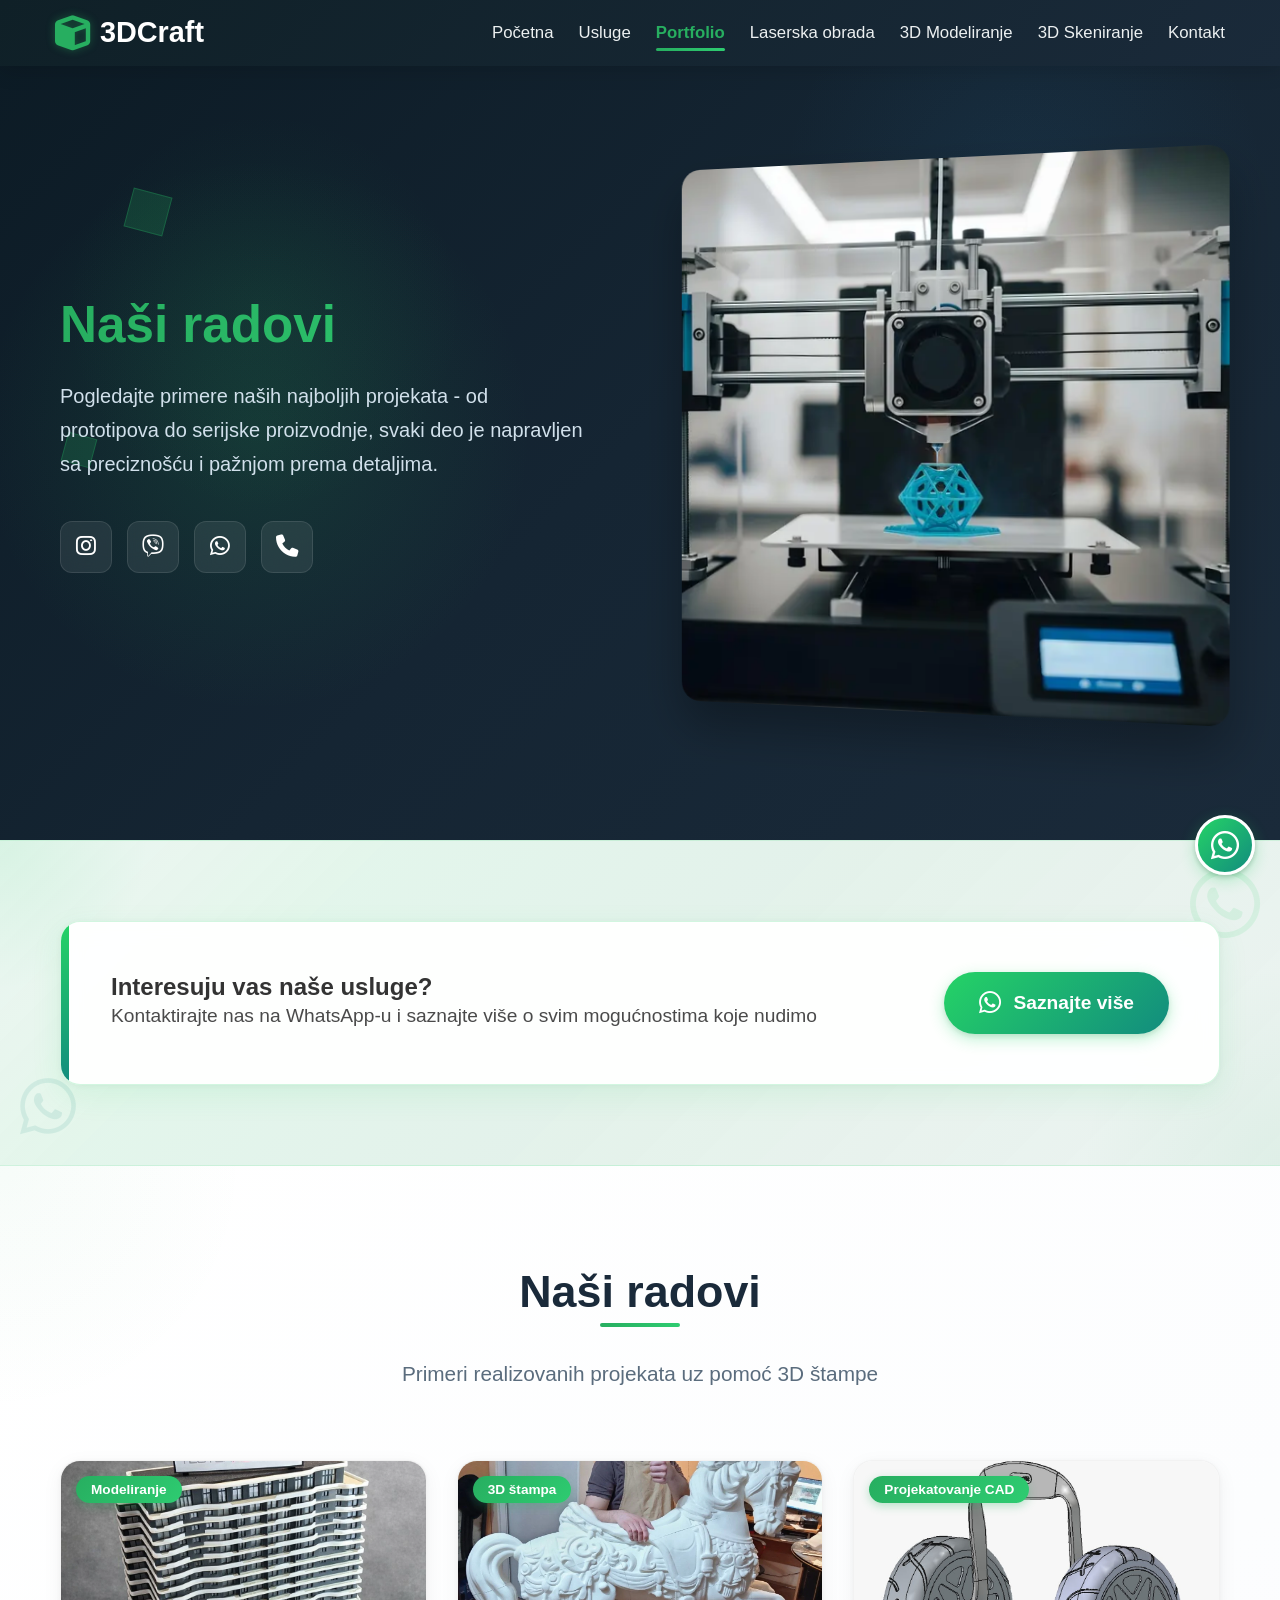
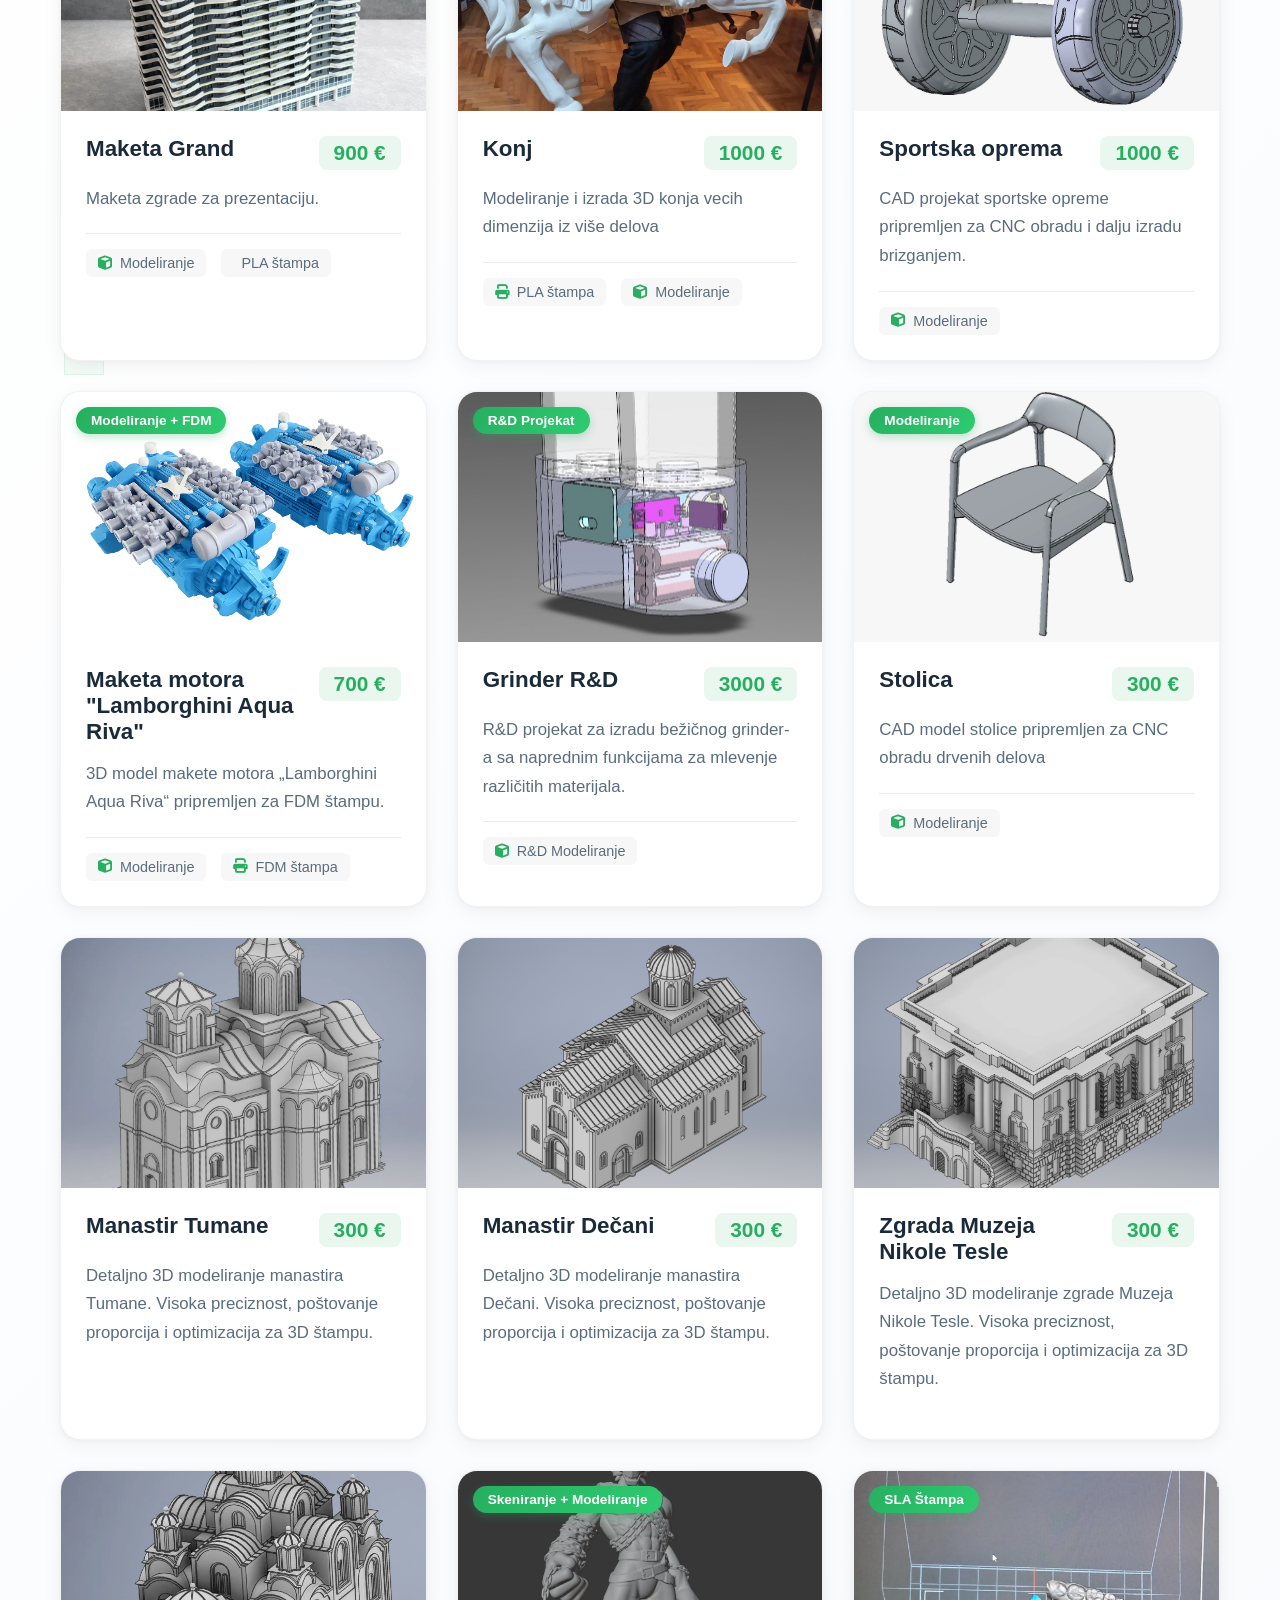
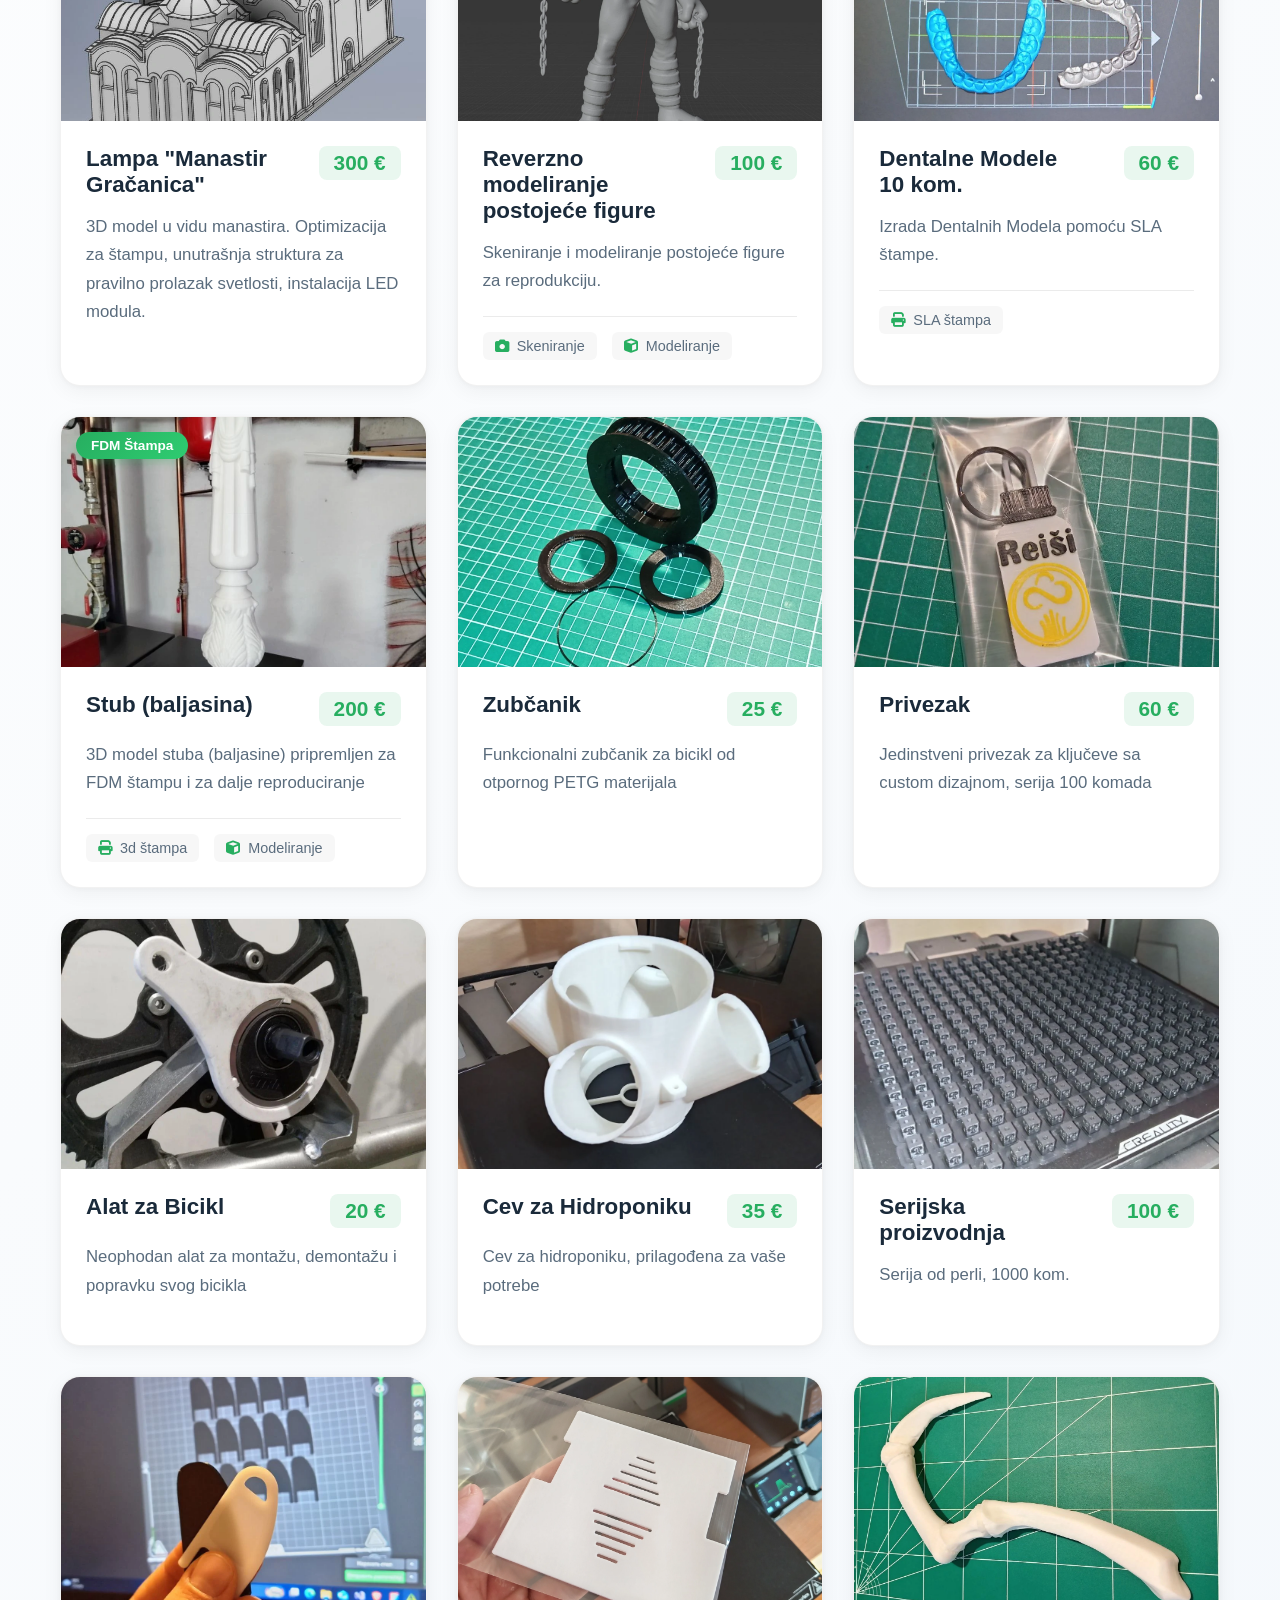
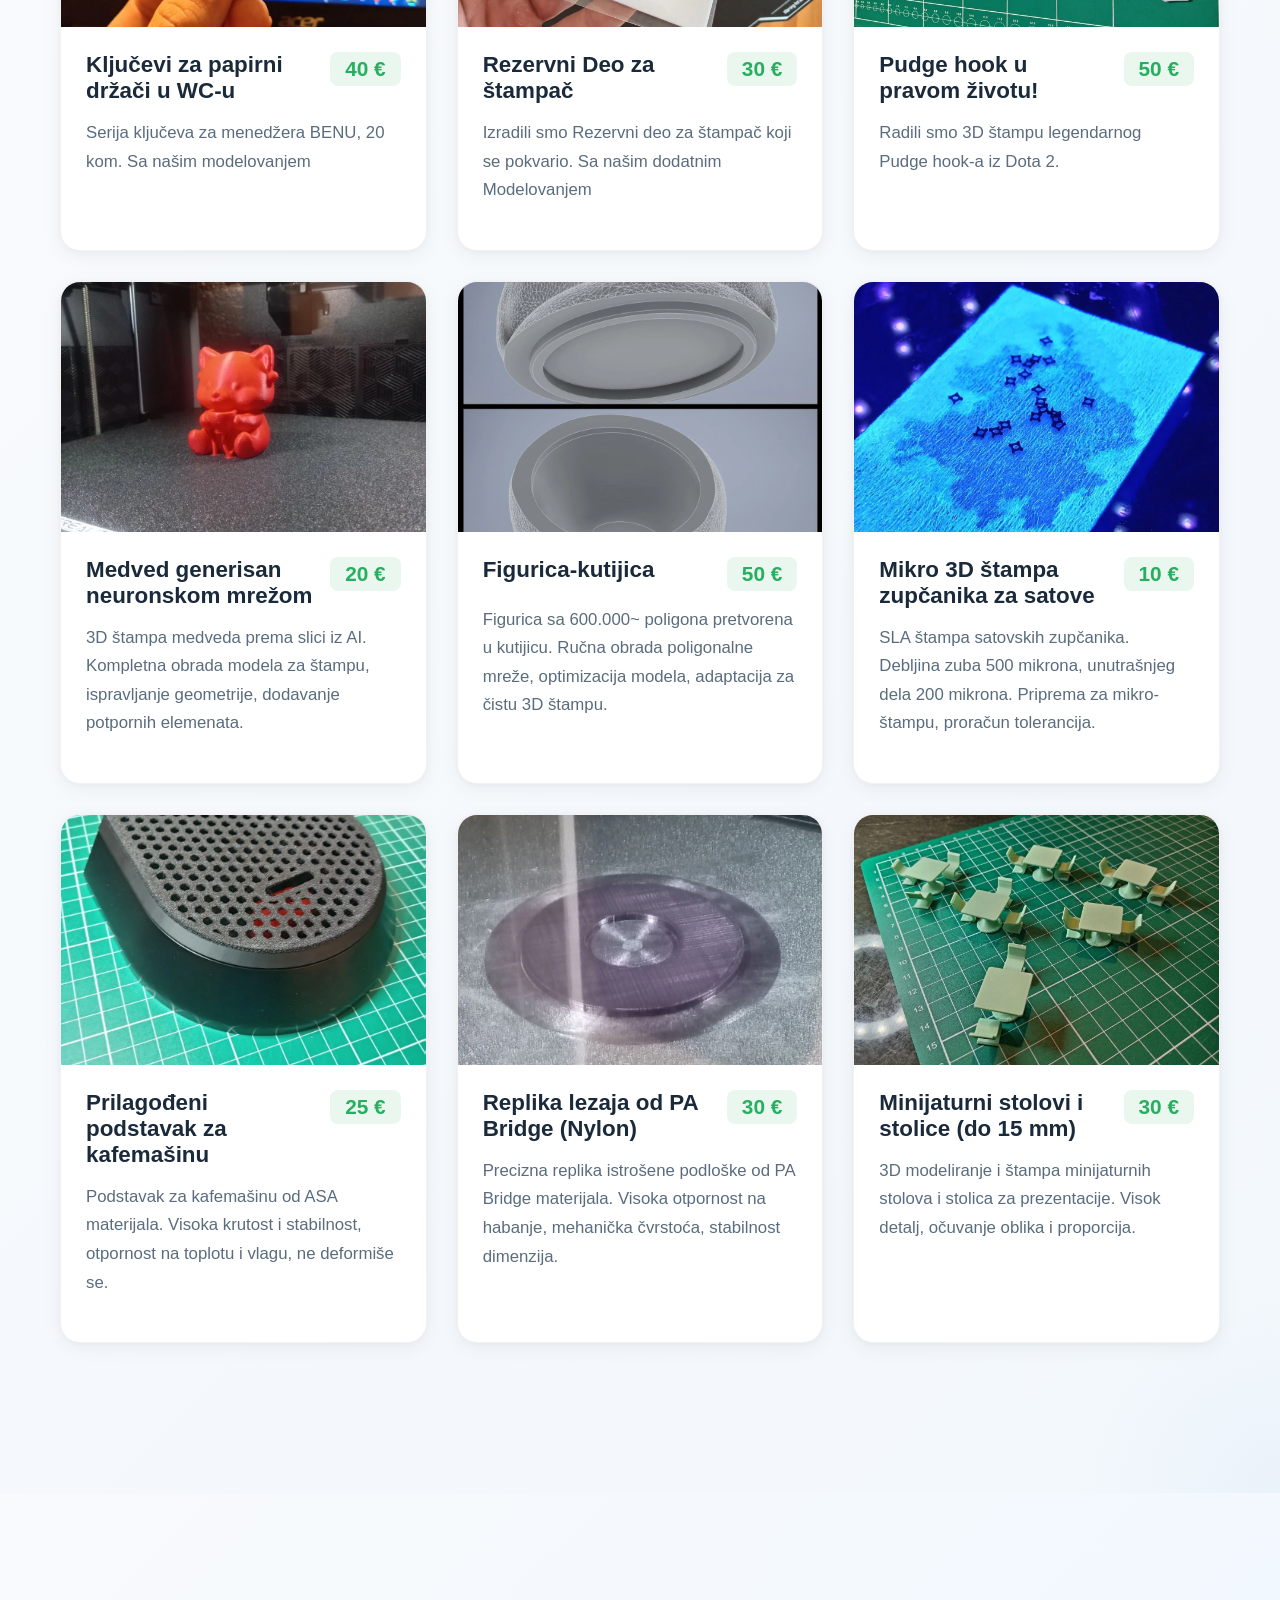
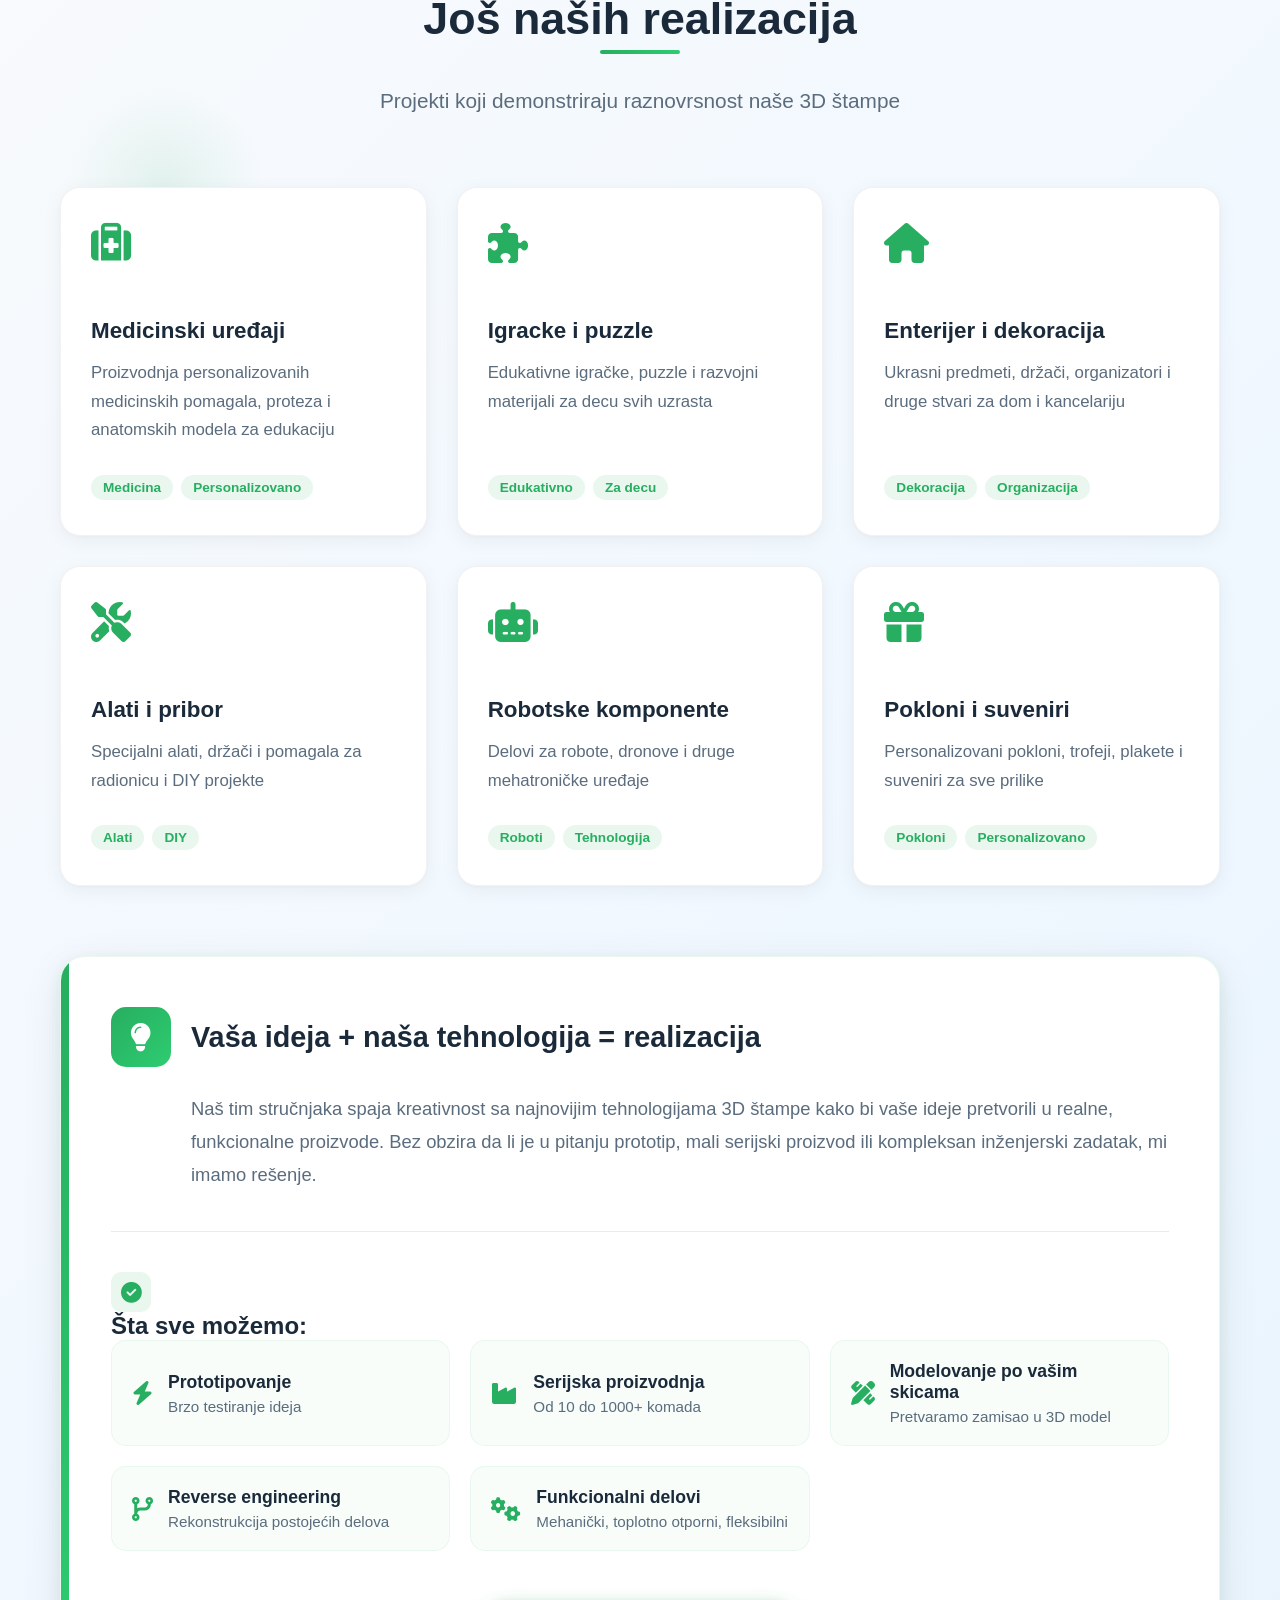
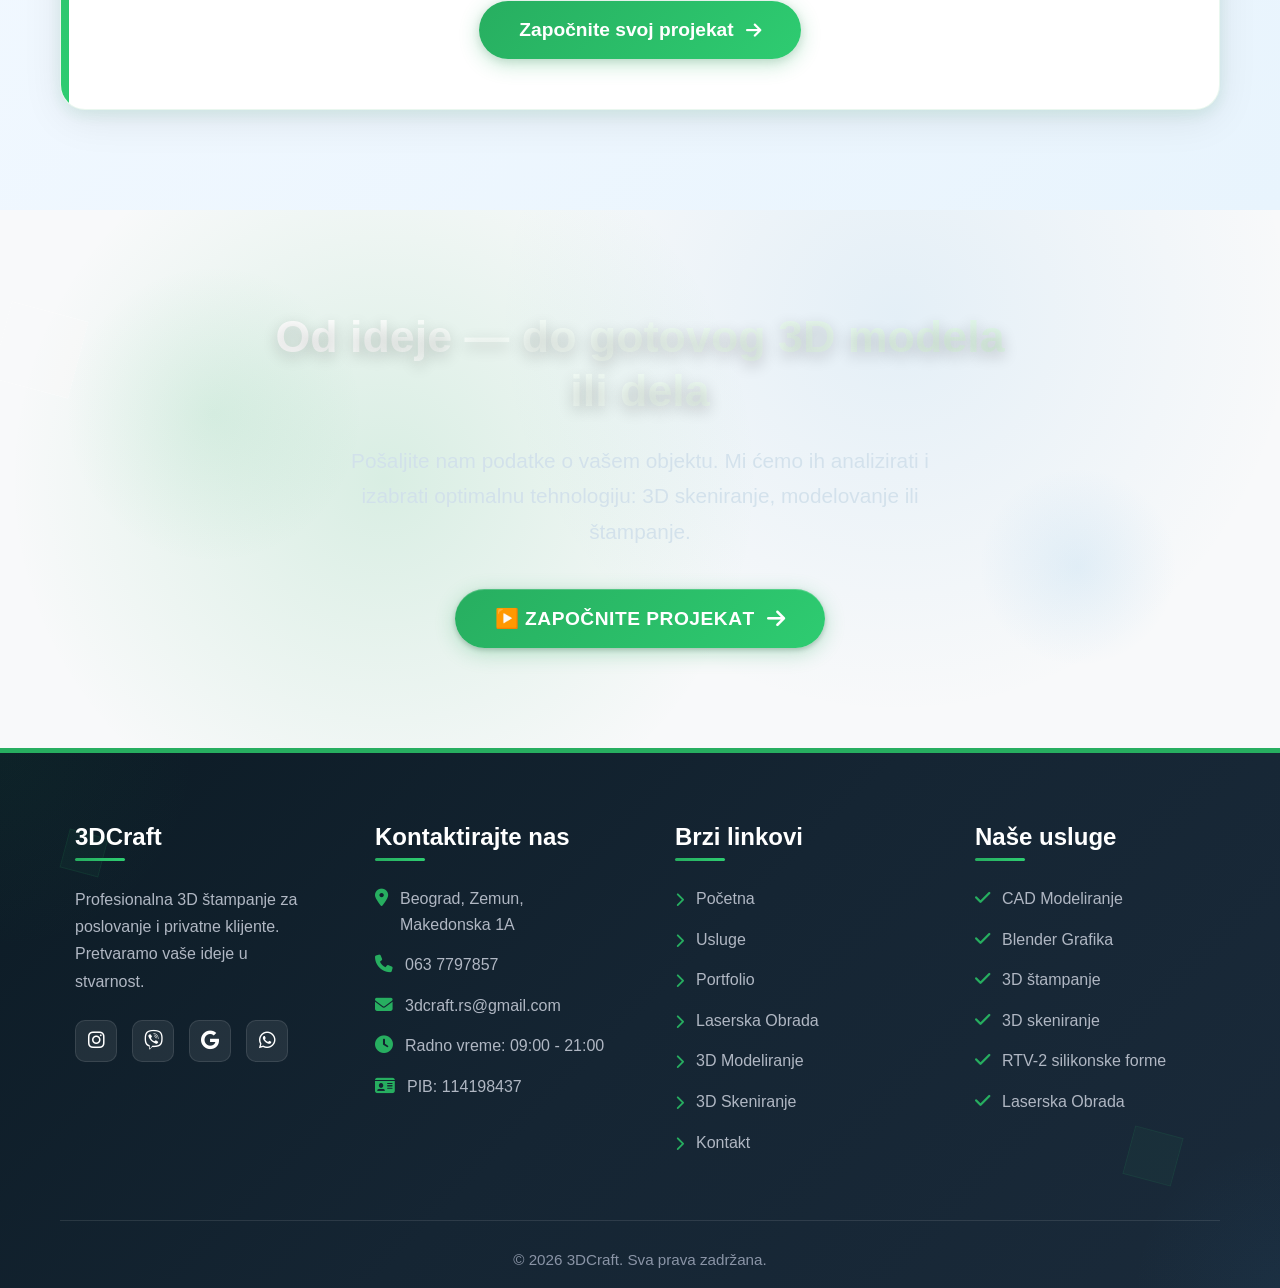
<file: portfolio.html>
<!DOCTYPE html>
<html lang="sr">
<head>
    <meta charset="UTF-8">
    <meta name="viewport" content="width=device-width, initial-scale=1.0">
    <title>3DCraft - Portfolio</title>
    
    <!-- SEO Meta Tags -->
    <meta name="description" content="Pogledajte naše najbolje radove u 3D štampi - prototipovi, funkcionalni delovi, dekorativni predmeti i još mnogo toga.">
    <meta name="keywords" content="3D štampa portfolio, 3D modeli, prototipovi, funkcionalni delovi, Beograd">
    <meta name="author" content="3DCraft">
    
    <!-- Open Graph / Social Media -->
    <meta property="og:title" content="3DCraft - Portfolio naših radova u 3D štampi">
    <meta property="og:description" content="Pogledajte primere naših najboljih radova u 3D štampi - od prototipova do serijske proizvodnje.">
    <meta property="og:type" content="website">
    <meta property="og:url" content="https://3dcraft.rs/portfolio.html">
    <meta property="og:image" content="slike/OpenGraphImage.jpg">
    <meta property="og:image:width" content="500">
    <meta property="og:image:height" content="500">
    <meta property="og:image:alt" content="logo 3DCraft">
    <meta property="og:locale" content="sr_RS">
    <meta property="og:site_name" content="3DCraft">

    <!-- Twitter Card -->
    <meta name="twitter:card" content="summary_large_image">
    <meta name="twitter:title" content="3D Portfolio - 3DCraft Beograd">
    <meta name="twitter:description" content="Pogledajte naše najbolje radove u 3D štampi - prototipovi, funkcionalni delovi, dekorativni predmeti i još mnogo toga.">
    <meta name="twitter:image" content="https://3dcraft.rs/slike/OpenGraphImage.jpg">
    
    <!-- Canonical URL -->
    <link rel="canonical" href="https://3dcraft.rs/portfolio.html">
    
    <!-- Favicon -->
    <link rel="icon" type="image/svg+xml" href="slike/favicon.svg">
    <link rel="apple-touch-icon" sizes="180x180" href="slike/apple-touch-icon.png">
    <link rel="icon" type="image/png" sizes="32x32" href="slike/favicon_32x32.png">
    <link rel="icon" type="image/png" sizes="16x16" href="slike/favicon_16x16.png">
    <link rel="icon" type="image/x-icon" href="slike/favicon.ico">

            <!-- Structured Data / JSON-LD -->
    <script type="application/ld+json">
    {
        "@context": "https://schema.org",
        "@type": "LocalBusiness",
        "name": "3DCraft",
        "description": "Profesionalna 3D štampa, skeniranje i modeliranje u Beogradu",
        "url": "https://3dcraft.rs/",
        "telephone": "+381-63-7797857",
        "email": "3dcraft.rs@gmail.com",
        "address": {
            "@type": "PostalAddress",
            "streetAddress": "Makedonska 1A",
            "addressLocality": "Beograd",
            "addressRegion": "Beograd",
            "postalCode": "11080",
            "addressCountry": "RS"
        },
        "geo": {
            "@type": "GeoCoordinates",
            "latitude": 44.8463,
            "longitude": 20.4010
        },
        "openingHours": "Mo-Fr 09:00-21:00",
        "areaServed": "Beograd, Srbija",
        "serviceType": ["3D printing", "3D modeling", "scanning services", "prototyping"],  
        "priceRange": "Upon request",
        "image": "https://3dcraft.rs/slike/OpenGraphImage.jpg"
    }
    </script>

    <!-- Content Security Policy -->
    <meta http-equiv="X-Content-Type-Options" content="nosniff">
    <meta http-equiv="Referrer-Policy" content="strict-origin-when-cross-origin">

        <!-- Google Analytics & Ads -->
    <script async src="https://www.googletagmanager.com/gtag/js?id=G-KW1CXMP24K"></script>
    <script>
    window.dataLayer = window.dataLayer || [];
    function gtag(){dataLayer.push(arguments);}
    gtag('js', new Date());
    
    // Конфигурация обоих ID
    gtag('config', 'G-KW1CXMP24K');
    gtag('config', 'AW-17674171292');
    </script>
    
    <!-- Font Awesome -->
    <link rel="preconnect" href="https://cdnjs.cloudflare.com">
    <link rel="preload" as="style" href="https://cdnjs.cloudflare.com/ajax/libs/font-awesome/6.4.0/css/all.min.css">
    <link rel="stylesheet" href="https://cdnjs.cloudflare.com/ajax/libs/font-awesome/6.4.0/css/all.min.css" media="print" onload="this.onload=null;this.media='all'">
    <noscript><link rel="stylesheet" href="https://cdnjs.cloudflare.com/ajax/libs/font-awesome/6.4.0/css/all.min.css"></noscript>
    <!-- Styles по структуре сайта -->
    <link rel="stylesheet" href="styles/f+h+h.css">

     <!-- объединенный всего -->
    <link rel="stylesheet" href="styles/dom.css">

    <!-- Объединенный файл footer + header + hero -->
    <script src="js/f+h+h.js" defer></script> 

    <!-- объединенный всего -->
    <script src="js/DOM.js" defer></script>

    <link rel="stylesheet" href="styles/portfolio/add_works.css">

    <!-- Предзагрузить hero изображение -->
    <link rel="preload" 
        as="image" 
        href="slikeWEBP/3d-pecat_new-525.webp"
        imagesrcset="slikeWEBP/3d-pecat_new-525.webp 525w,
                    slikeWEBP/3d-pecat_new-400.webp 400w"
        imagesizes="(max-width: 768px) 100vw, 525px">    
</head>
<body>
    <header id="header">
        <div class="container">
            <nav class="navbar">
                <a href="index.html" class="logo"><i class="fas fa-cube"></i>3DCraft</a>
                <ul class="nav-links">
                    <li><a href="index.html">Početna</a></li>
                    <li><a href="usluge.html">Usluge</a></li>
                    <li><a href="portfolio.html" class="active">Portfolio</a></li>
                    <li><a href="laser.html">Laserska obrada</a></li>
                    <li><a href="modeliranje.html">3D Modeliranje</a></li>
                    <li><a href="skeniranje.html">3D Skeniranje</a></li>
                    <li><a href="kontakti.html">Kontakt</a></li>
                </ul>
                <div class="mobile-menu">
                    <i class="fas fa-bars"></i>
                </div>
            </nav>
        </div>
    </header>
    
    <!-- Hero Section -->
    <section class="hero-block" id="home" aria-label="Hero section">
        <!-- Декоративные CSS-элементы -->
        <div class="cube"></div>
        <div class="cube"></div>
        <div class="cube"></div>
        
        <div class="container">
            <div class="hero-wrapper">
                <div class="hero-text">
                    <h1 class="hero-title">Naši radovi</h1>
                    <p class="hero-description">Pogledajte primere naših najboljih projekata - od prototipova do serijske proizvodnje, svaki deo je napravljen sa preciznošću i pažnjom prema detaljima.</p>
                    
                    <div class="hero-social" aria-label="Social media links">
                        <a href="https://www.instagram.com/3dcraft.rs/" 
                        target="_blank" 
                        rel="noopener noreferrer" 
                        aria-label="Instagram"
                        onclick="gtag('event', 'conversion', {'send_to': 'AW-17674171292/ads_conversion_hero'});">
                            <i class="fab fa-instagram"></i>
                        </a>
                        <a href="https://connect.viber.com/business/12ac4904-b624-11ef-a6f8-16a66f780fba" 
                        target="_blank" 
                        rel="noopener noreferrer" 
                        aria-label="Viber"
                        onclick="gtag('event', 'conversion', {'send_to': 'AW-17674171292/ads_conversion_hero'});">
                            <i class="fab fa-viber"></i>
                        </a>
                        <a href="https://wa.me/381637797857" 
                        target="_blank" 
                        rel="noopener noreferrer" 
                        aria-label="Whatsapp"
                        onclick="gtag('event', 'conversion', {'send_to': 'AW-17674171292/ads_conversion_hero'});">
                            <i class="fab fa-whatsapp"></i>
                        </a>
                        <a href="tel:+381637797857" 
                        aria-label="Telefon" 
                        title="+381 63 7797857"
                        onclick="gtag('event', 'conversion', {'send_to': 'AW-17674171292/ads_conversion_hero'});">
                            <i class="fas fa-phone"></i>
                        </a>
                    </div>
                </div>
                
                <div class="hero-image">
                    <div class="image-wrapper">
                        <!-- ОБНОВЛЕННЫЙ КОД -->
                        <picture>
                            <!-- WebP с адаптивными размерами -->
                            <source 
                                media="(max-width: 768px)"
                                srcset="slikeWEBP/3d-pecat_new-400.webp"
                                type="image/webp">
                            <source 
                                media="(min-width: 769px)"
                                srcset="slikeWEBP/3d-pecat_new-525.webp"
                                type="image/webp">
                            
                            <!-- Fallback -->
                            <img 
                                src="slikeWEBP/3d-pecat_new-525.webp" 
                                srcset="slikeWEBP/3d-pecat_new-525.webp 525w,
                                        slikeWEBP/3d-pecat_new-400.webp 400w"
                                sizes="(max-width: 768px) 100vw, 525px"
                                alt="3D Stampa, Modeliranje i Skeniranje - 3DCraft"
                                width="525"
                                height="525"
                                loading="eager"
                                fetchpriority="high"
                                decoding="async">
                        </picture>
                    </div>
                </div>
            </div>
        </div>
    </section>

    <!-- WhatsApp CTA Section -->
    <section class="whatsapp-cta-section">
        <div class="whatsapp-decor whatsapp-1">
            <i class="fab fa-whatsapp"></i>
        </div>
        <div class="whatsapp-decor whatsapp-2">
            <i class="fab fa-whatsapp"></i>
        </div>
        
        <div class="container">
            <div class="whatsapp-cta-content">
                <div class="whatsapp-cta-text">
                    <h2>Interesuju vas naše usluge?</h2>
                    <p>Kontaktirajte nas na WhatsApp-u i saznajte više o svim mogućnostima koje nudimo</p>
                </div>
                <div class="whatsapp-cta-button">
                    <a href="https://wa.me/381637797857?text=Zdravo! Interesuju me vaše usluge. Možete li mi dati više informacija?" 
                        class="whatsapp-cta-btn" 
                        target="_blank" 
                        rel="noopener noreferrer"
                        onclick="gtag('event', 'conversion', {'send_to': 'AW-17674171292/ads_conversion_wa'});">
                        <i class="fab fa-whatsapp"></i>
                        Saznajte više
                    </a>
                </div>
            </div>
        </div>
    </section>

    <main>
    <!-- Portfolio Section -->
    <section class="portfolio-section">
        <!-- Декоративные элементы -->
        <div class="decor-cube"></div>
        <div class="decor-cube"></div>
        
        <div class="container">
            <div class="section-title">
                <h2>Naši radovi</h2>
                <p>Primeri realizovanih projekata uz pomoć 3D štampe</p>
            </div>
            <div class="portfolio-grid">

                <div class="portfolio-card">
                    <div class="portfolio-badge">Modeliranje</div>
                    <div class="portfolio-image">
                        <img src="slikeWEBP/Grand.webp" alt="3D model primera" loading="lazy">
                    </div>
                    <div class="portfolio-content">
                        <div class="portfolio-header">
                            <h3>Maketa Grand</h3>
                            <div class="portfolio-price">900 €</div>
                        </div>
                        <p class="portfolio-description">Maketa zgrade za prezentaciju.</p>
                        <div class="portfolio-details">
                            <span class="detail-item"><i class="fas fa-cube"></i> Modeliranje</span>
                            <span class="detail-item"><i class="fas fa-paint"></i> PLA štampa</span>
                        </div>
                    </div>
                </div>

                <div class="portfolio-card">
                    <div class="portfolio-badge">3D štampa</div>
                    <div class="portfolio-image">
                        <img src="slikeWEBP/konj.webp" alt="Konj" loading="lazy">
                    </div>
                    <div class="portfolio-content">
                        <div class="portfolio-header">
                            <h3>Konj</h3>
                            <div class="portfolio-price">1000 €</div>
                        </div>
                        <p class="portfolio-description">Modeliranje i izrada 3D konja vecih dimenzija iz više delova</p>
                        <div class="portfolio-details">
                            <span class="detail-item"><i class="fas fa-print"></i> PLA štampa</span>
                            <span class="detail-item"><i class="fas fa-cube"></i> Modeliranje</span>
                        </div>
                    </div>
                </div>

                <div class="portfolio-card">
                    <div class="portfolio-badge">Projekatovanje CAD</div>
                    <div class="portfolio-image">
                        <img src="slike/start/sport.jpg" alt="Sport" loading="lazy">
                    </div>
                    <div class="portfolio-content">
                        <div class="portfolio-header">
                            <h3>Sportska oprema</h3>
                            <div class="portfolio-price">1000 €</div>
                        </div>
                        <p class="portfolio-description">CAD projekat sportske opreme pripremljen za CNC obradu i dalju izradu brizganjem.</p>
                        <div class="portfolio-details">
                            <span class="detail-item"><i class="fas fa-cube"></i> Modeliranje</span>
                        </div>
                    </div>
                </div>

                <div class="portfolio-card">
                    <div class="portfolio-badge">Modeliranje + FDM</div>
                    <div class="portfolio-image">
                        <img src="slike/start/motor.png" alt="Motor" loading="lazy">
                    </div>
                    <div class="portfolio-content">
                        <div class="portfolio-header">
                            <h3>Maketa motora "Lamborghini Aqua Riva"</h3>
                            <div class="portfolio-price">700 €</div>
                        </div>
                        <p class="portfolio-description">3D model makete motora „Lamborghini Aqua Riva“ pripremljen za FDM štampu.</p>
                        <div class="portfolio-details">
                            <span class="detail-item"><i class="fas fa-cube"></i> Modeliranje</span>
                            <span class="detail-item"><i class="fas fa-print"></i> FDM štampa</span>
                        </div>
                    </div>
                </div>

                <div class="portfolio-card">
                    <div class="portfolio-badge">R&D Projekat</div>
                    <div class="portfolio-image">
                        <img src="slike/start/grinder.jpg" alt="Grinder R&D" loading="lazy">
                    </div>
                    <div class="portfolio-content">
                        <div class="portfolio-header">
                            <h3>Grinder R&D</h3>
                            <div class="portfolio-price">3000 €</div>
                        </div>
                        <p class="portfolio-description">R&amp;D projekat za izradu bežičnog grinder-a sa naprednim funkcijama za mlevenje različitih materijala.</p>
                        <div class="portfolio-details">
                            <span class="detail-item"><i class="fas fa-cube"></i> R&D Modeliranje</span>
                        </div>
                    </div>
                </div>
                
                <div class="portfolio-card">
                    <div class="portfolio-badge">Modeliranje</div>
                    <div class="portfolio-image">
                        <img src="slikeWEBP/chair.webp" alt="Stolica" loading="lazy">
                    </div>
                    <div class="portfolio-content">
                        <div class="portfolio-header">
                            <h3>Stolica</h3>
                            <div class="portfolio-price">300 €</div>
                        </div>
                        <p class="portfolio-description">CAD model stolice pripremljen za CNC obradu drvenih delova</p>
                        <div class="portfolio-details">
                            <span class="detail-item"><i class="fas fa-cube"></i> Modeliranje</span>
                        </div>
                    </div>
                </div>

                <!-- Modeli manastira -->
                <div class="portfolio-card">
                    <div class="portfolio-image">
                        <img src="slikeWEBP/tumane.webp" alt="3D model manastira Tumane" loading="lazy">
                    </div>
                    <div class="portfolio-content">
                        <div class="portfolio-header">
                            <h3>Manastir Tumane</h3>
                            <div class="portfolio-price">300 €</div>
                        </div>
                        <p class="portfolio-description">Detaljno 3D modeliranje manastira Tumane. Visoka preciznost, poštovanje proporcija i optimizacija za 3D štampu.</p>
                    </div>
                </div>

                <div class="portfolio-card">
                    <div class="portfolio-image">
                        <img src="slike/start/decani.png" alt="3D model manastira Dečani" loading="lazy">
                    </div>
                    <div class="portfolio-content">
                        <div class="portfolio-header">
                            <h3>Manastir Dečani</h3>
                            <div class="portfolio-price">300 €</div>
                        </div>
                        <p class="portfolio-description">Detaljno 3D modeliranje manastira Dečani. Visoka preciznost, poštovanje proporcija i optimizacija za 3D štampu.</p>
                    </div>
                </div>

                <div class="portfolio-card">
                    <div class="portfolio-image">
                        <img src="slike/start/tesla.png" alt="3D model zgrade Muzeja Nikole Tesle" loading="lazy">
                    </div>
                    <div class="portfolio-content">
                        <div class="portfolio-header">
                            <h3>Zgrada Muzeja Nikole Tesle</h3>
                            <div class="portfolio-price">300 €</div>
                        </div>
                        <p class="portfolio-description">Detaljno 3D modeliranje zgrade Muzeja Nikole Tesle. Visoka preciznost, poštovanje proporcija i optimizacija za 3D štampu.</p>
                    </div>
                </div>

                <!-- Svetiljka-manastir Gračanica -->
                <div class="portfolio-card">
                    <div class="portfolio-image">
                        <img src="slikeWEBP/gracanica.webp" alt="Svetiljka manastir Gračanica" loading="lazy">
                    </div>
                    <div class="portfolio-content">
                        <div class="portfolio-header">
                            <h3>Lampa "Manastir Gračanica"</h3>
                            <div class="portfolio-price">300 €</div>
                        </div>
                        <p class="portfolio-description">3D model u vidu manastira. Optimizacija za štampu, unutrašnja struktura za pravilno prolazak svetlosti, instalacija LED modula.</p>
                    </div>
                </div>

                <div class="portfolio-card">
                    <div class="portfolio-badge">Skeniranje + Modeliranje</div>
                    <div class="portfolio-image">
                        <img src="slikeWEBP/figura.webp" alt="Skeniranje i modeliranje" loading="lazy">
                    </div>
                    <div class="portfolio-content">
                        <div class="portfolio-header">
                            <h3>Reverzno modeliranje postojeće figure</h3>
                            <div class="portfolio-price">100 €</div>
                        </div>
                        <p class="portfolio-description">Skeniranje i modeliranje postojeće figure za reprodukciju.</p>
                        <div class="portfolio-details">
                            <span class="detail-item"><i class="fas fa-camera"></i> Skeniranje</span>
                            <span class="detail-item"><i class="fas fa-cube"></i> Modeliranje</span>
                        </div>
                    </div>
                </div>

                <div class="portfolio-card">
                    <div class="portfolio-badge">SLA Štampa</div>
                    <div class="portfolio-image">
                        <img src="slikeWEBP/ZUBE.webp" alt="3D štampa" loading="lazy">
                    </div>
                    <div class="portfolio-content">
                        <div class="portfolio-header">
                            <h3>Dentalne Modele <br> 10 kom.</h3>
                            <div class="portfolio-price">60 €</div>
                        </div>
                        <p class="portfolio-description">Izrada Dentalnih Modela pomoću SLA štampe.</p>
                        <div class="portfolio-details">
                            <span class="detail-item"><i class="fas fa-print"></i> SLA štampa</span>
                        </div>
                    </div>
                </div>

                <div class="portfolio-card">
                    <div class="portfolio-badge">FDM Štampa</div>
                    <div class="portfolio-image">
                        <img src="slikeWEBP/stub.webp" alt="3D štampa" loading="lazy">
                    </div>
                    <div class="portfolio-content">
                        <div class="portfolio-header">
                            <h3>Stub (baljasina)</h3>
                            <div class="portfolio-price">200 €</div>
                        </div>
                        <p class="portfolio-description">3D model stuba (baljasine) pripremljen za FDM štampu i za dalje reproduciranje</p>
                        <div class="portfolio-details">
                            <span class="detail-item"><i class="fas fa-print"></i> 3d štampa</span>
                            <span class="detail-item"><i class="fas fa-cube"></i> Modeliranje</span>
                        </div>
                    </div>
                </div>
                <!-- Конец новых работ -->

                <div class="portfolio-card">
                    <div class="portfolio-image">
                        <img src="slikeWEBP/ZUBCANIK.webp" alt="Zubčanik" loading="lazy">
                    </div>
                    <div class="portfolio-content">
                        <div class="portfolio-header">
                            <h3>Zubčanik</h3>
                            <div class="portfolio-price">25 €</div>
                        </div>
                        <p class="portfolio-description">Funkcionalni zubčanik za bicikl od otpornog PETG materijala</p>
                    </div>
                </div>

                <div class="portfolio-card">
                    <div class="portfolio-image">
                        <img src="slikeWEBP/PRIVEZAK.webp" alt="Privezak" loading="lazy">
                    </div>
                    <div class="portfolio-content">
                        <div class="portfolio-header">
                            <h3>Privezak</h3>
                            <div class="portfolio-price">60 €</div>
                        </div>
                        <p class="portfolio-description">Jedinstveni privezak za ključeve sa custom dizajnom, serija 100 komada</p>
                    </div>
                </div>

                <div class="portfolio-card">
                    <div class="portfolio-image">
                        <img src="slikeWEBP/KLJUC_BICIKL.webp" alt="Alat za Bicikl" loading="lazy">
                    </div>
                    <div class="portfolio-content">
                        <div class="portfolio-header">
                            <h3>Alat za Bicikl</h3>
                            <div class="portfolio-price">20 €</div>
                        </div>
                        <p class="portfolio-description">Neophodan alat za montažu, demontažu i popravku svog bicikla</p>
                    </div>
                </div>

                <div class="portfolio-card">
                    <div class="portfolio-image">
                        <img src="slikeWEBP/CEV_2.webp" alt="Cev" loading="lazy">
                    </div>
                    <div class="portfolio-content">
                        <div class="portfolio-header">
                            <h3>Cev za Hidroponiku</h3>
                            <div class="portfolio-price">35 €</div>
                        </div>
                        <p class="portfolio-description">Cev za hidroponiku, prilagođena za vaše potrebe</p>
                    </div>
                </div>

                <div class="portfolio-card">
                    <div class="portfolio-image">
                        <img src="slikeWEBP/SERIJSKA.webp" alt="Serija" loading="lazy">
                    </div>
                    <div class="portfolio-content">
                        <div class="portfolio-header">
                            <h3>Serijska proizvodnja</h3>
                            <div class="portfolio-price">100 €</div>
                        </div>
                        <p class="portfolio-description">Serija od perli, 1000 kom.</p>
                    </div>
                </div>

                <div class="portfolio-card">
                    <div class="portfolio-image">
                        <img src="slikeWEBP/BENU.webp" alt="Ključevi za papirni držači u WC-u" loading="lazy">
                    </div>
                    <div class="portfolio-content">
                        <div class="portfolio-header">
                            <h3>Ključevi za papirni držači u WC-u</h3>
                            <div class="portfolio-price">40 €</div>
                        </div>
                        <p class="portfolio-description">Serija ključeva za menedžera BENU, 20 kom. Sa našim modelovanjem</p>
                    </div>
                </div>

                <!-- Rezervni Deo za štampač -->
                <div class="portfolio-card">
                    <div class="portfolio-image">
                        <img src="slikeWEBP/deo_za_stampac.webp" alt="Deo za štampač" loading="lazy">
                    </div>
                    <div class="portfolio-content">
                        <div class="portfolio-header">
                            <h3>Rezervni Deo za štampač</h3>
                            <div class="portfolio-price">30 €</div>
                        </div>
                        <p class="portfolio-description">Izradili smo Rezervni deo za štampač koji se pokvario. Sa našim dodatnim Modelovanjem</p>
                    </div>
                </div>

                <!-- Pudge hook -->
                <div class="portfolio-card">
                    <div class="portfolio-image">
                        <img src="slikeWEBP/HOOK.webp" alt="Hook iz igracke" loading="lazy">
                    </div>
                    <div class="portfolio-content">
                        <div class="portfolio-header">
                            <h3>Pudge hook u pravom životu!</h3>
                            <div class="portfolio-price">50 €</div>
                        </div>
                        <p class="portfolio-description">Radili smo 3D štampu legendarnog Pudge hook-a iz Dota 2.</p>
                    </div>
                </div>

                <!-- Medved iz neuronske mreže -->
                <div class="portfolio-card">
                    <div class="portfolio-image">
                        <img src="slikeWEBP/panda.webp" alt="3D štampa medveda iz neuronske mreže" loading="lazy">
                    </div>
                    <div class="portfolio-content">
                        <div class="portfolio-header">
                            <h3>Medved generisan neuronskom mrežom</h3>
                            <div class="portfolio-price">20 €</div>
                        </div>
                        <p class="portfolio-description">3D štampa medveda prema slici iz AI. Kompletna obrada modela za štampu, ispravljanje geometrije, dodavanje potpornih elemenata.</p>
                    </div>
                </div>

                <!-- Kutijica od figurice -->
                <div class="portfolio-card">
                    <div class="portfolio-image">
                        <img src="slikeWEBP/cat.webp" alt="Kutijica od 3D štampane figurice" loading="lazy">
                    </div>
                    <div class="portfolio-content">
                        <div class="portfolio-header">
                            <h3>Figurica-kutijica</h3>
                            <div class="portfolio-price">50 €</div>
                        </div>
                        <p class="portfolio-description">Figurica sa 600.000~ poligona pretvorena u kutijicu. Ručna obrada poligonalne mreže, optimizacija modela, adaptacija za čistu 3D štampu.</p>
                    </div>
                </div>

                <!-- Zupčanici za satove -->
                <div class="portfolio-card">
                    <div class="portfolio-image">
                        <img src="slikeWEBP/sati.webp" alt="Mikro 3D štampa zupčanika za satove" loading="lazy">
                    </div>
                    <div class="portfolio-content">
                        <div class="portfolio-header">
                            <h3>Mikro 3D štampa zupčanika za satove</h3>
                            <div class="portfolio-price">10 €</div>
                        </div>
                        <p class="portfolio-description">SLA štampa satovskih zupčanika. Debljina zuba 500 mikrona, unutrašnjeg dela 200 mikrona. Priprema za mikro-štampu, proračun tolerancija.</p>
                    </div>
                </div>

                <!-- Podstavak za kafemašinu -->
                <div class="portfolio-card">
                    <div class="portfolio-image">
                        <img src="slikeWEBP/kafa.webp" alt="Prilagođeni podstavak za kafemašinu" loading="lazy">
                    </div>
                    <div class="portfolio-content">
                        <div class="portfolio-header">
                            <h3>Prilagođeni podstavak za kafemašinu</h3>
                            <div class="portfolio-price">25 €</div>
                        </div>
                        <p class="portfolio-description">Podstavak za kafemašinu od ASA materijala. Visoka krutost i stabilnost, otpornost na toplotu i vlagu, ne deformiše se.</p>
                    </div>
                </div>

                <!-- Replika podloške -->
                <div class="portfolio-card">
                    <div class="portfolio-image">
                        <img src="slikeWEBP/lezaj.webp" alt="Replika podloške od PA Bridge" loading="lazy">
                    </div>
                    <div class="portfolio-content">
                        <div class="portfolio-header">
                            <h3>Replika lezaja od PA Bridge (Nylon)</h3>
                            <div class="portfolio-price">30 €</div>
                        </div>
                        <p class="portfolio-description">Precizna replika istrošene podloške od PA Bridge materijala. Visoka otpornost na habanje, mehanička čvrstoća, stabilnost dimenzija.</p>
                    </div>
                </div>

                <!-- Minijaturni stolovi i stolice -->
                <div class="portfolio-card">
                    <div class="portfolio-image">
                        <img src="slikeWEBP/wwh.webp" alt="Minijaturni stolovi i stolice" loading="lazy">
                    </div>
                    <div class="portfolio-content">
                        <div class="portfolio-header">
                            <h3>Minijaturni stolovi i stolice (do 15 mm)</h3>
                            <div class="portfolio-price">30 €</div>
                        </div>
                        <p class="portfolio-description">3D modeliranje i štampa minijaturnih stolova i stolica za prezentacije. Visok detalj, očuvanje oblika i proporcija.</p>
                    </div>
                </div>

                
                
            </div>
        </div>
    </section>

    <!-- Clients / Partner Logos Section
    <section class="clients-section">
        <div class="container">
            <div class="section-title">
                <h2>Naši partneri</h2>
                <p>Reference i partneri koji su nam ukazali poverenje.</p>
            </div>
            <div class="clients-grid">
                <div class="client-logo small-logo">
                    <img src="slike/partneri/AQ-novi-logo.jpg" alt="AQ" loading="lazy">
                </div>
                <div class="client-logo">
                    <img src="slike/partneri/EmTehMMV.png" alt="EmTehMMV" loading="lazy">
                </div>
                <div class="client-logo dark-logo">
                    <img src="slike/partneri/film-danas-logo.webp" alt="Film Danas" loading="lazy">
                </div>
                <div class="client-logo">
                    <img src="slike/partneri/grand_skopje_logo.jpg" alt="Grand Skopje" loading="lazy">
                </div>
                <div class="client-logo">
                    <img src="slike/partneri/SIE.DE_BIG.png" alt="SIE.DE" loading="lazy">
                </div>
                <div class="client-logo">
                    <img src="slike/partneri/testeral-logo.jpg" alt="TesterAl" loading="lazy">
                </div>
                <div class="client-logo">
                    <img src="slike/partneri/1pax.webp" alt="Partner logo" loading="lazy">
                </div>
                <div class="client-logo">
                    <img src="slike/partneri/roylco.jpg" alt="Partner logo" loading="lazy">
                </div>
                <div class="client-logo">
                    <img src="slike/partneri/BCE.jpeg" alt="Partner logo" loading="lazy">
                </div>
            </div>
        </div>
    </section> d-->

        <!-- Additional Works Section -->
    <section class="additional-works-section">
    <div class="container">
        <div class="section-title">
            <h2>Još naših realizacija</h2>
            <p>Projekti koji demonstriraju raznovrsnost naše 3D štampe</p>
        </div>
        
        <div class="works-grid">
            <div class="work-card">
                <div class="work-card-inner">
                    <div class="work-icon">
                        <i class="fas fa-medkit"></i>
                        <div class="icon-bg"></div>
                    </div>
                    <h3>Medicinski uređaji</h3>
                    <p>Proizvodnja personalizovanih medicinskih pomagala, proteza i anatomskih modela za edukaciju</p>
                    <div class="work-tags">
                        <span class="tag">Medicina</span>
                        <span class="tag">Personalizovano</span>
                    </div>
                </div>
            </div>
            
            <div class="work-card">
                <div class="work-card-inner">
                    <div class="work-icon">
                        <i class="fas fa-puzzle-piece"></i>
                        <div class="icon-bg"></div>
                    </div>
                    <h3>Igracke i puzzle</h3>
                    <p>Edukativne igračke, puzzle i razvojni materijali za decu svih uzrasta</p>
                    <div class="work-tags">
                        <span class="tag">Edukativno</span>
                        <span class="tag">Za decu</span>
                    </div>
                </div>
            </div>
            
            <div class="work-card">
                <div class="work-card-inner">
                    <div class="work-icon">
                        <i class="fas fa-home"></i>
                        <div class="icon-bg"></div>
                    </div>
                    <h3>Enterijer i dekoracija</h3>
                    <p>Ukrasni predmeti, držači, organizatori i druge stvari za dom i kancelariju</p>
                    <div class="work-tags">
                        <span class="tag">Dekoracija</span>
                        <span class="tag">Organizacija</span>
                    </div>
                </div>
            </div>
            
            <div class="work-card">
                <div class="work-card-inner">
                    <div class="work-icon">
                        <i class="fas fa-tools"></i>
                        <div class="icon-bg"></div>
                    </div>
                    <h3>Alati i pribor</h3>
                    <p>Specijalni alati, držači i pomagala za radionicu i DIY projekte</p>
                    <div class="work-tags">
                        <span class="tag">Alati</span>
                        <span class="tag">DIY</span>
                    </div>
                </div>
            </div>
            
            <div class="work-card">
                <div class="work-card-inner">
                    <div class="work-icon">
                        <i class="fas fa-robot"></i>
                        <div class="icon-bg"></div>
                    </div>
                    <h3>Robotske komponente</h3>
                    <p>Delovi za robote, dronove i druge mehatroničke uređaje</p>
                    <div class="work-tags">
                        <span class="tag">Roboti</span>
                        <span class="tag">Tehnologija</span>
                    </div>
                </div>
            </div>
            
            <div class="work-card">
                <div class="work-card-inner">
                    <div class="work-icon">
                        <i class="fas fa-gift"></i>
                        <div class="icon-bg"></div>
                    </div>
                    <h3>Pokloni i suveniri</h3>
                    <p>Personalizovani pokloni, trofeji, plakete i suveniri za sve prilike</p>
                    <div class="work-tags">
                        <span class="tag">Pokloni</span>
                        <span class="tag">Personalizovano</span>
                    </div>
                </div>
            </div>
        </div>
        
        <div class="works-description">
            <div class="description-card">
                <div class="description-header">
                    <div class="description-icon">
                        <i class="fas fa-lightbulb"></i>
                    </div>
                    <h3>Vaša ideja + naša tehnologija = realizacija</h3>
                </div>
                <p class="description-text">Naš tim stručnjaka spaja kreativnost sa najnovijim tehnologijama 3D štampe kako bi vaše ideje pretvorili u realne, funkcionalne proizvode. Bez obzira da li je u pitanju prototip, mali serijski proizvod ili kompleksan inženjerski zadatak, mi imamo rešenje.</p>
                
                <div class="capabilities">
                    <div class="capabilities-header">
                        <div class="capabilities-icon">
                            <i class="fas fa-check-circle"></i>
                        </div>
                        <h4>Šta sve možemo:</h4>
                    </div>
                    <div class="capabilities-grid">
                        <div class="capability-item">
                            <i class="fas fa-bolt"></i>
                            <div>
                                <strong>Prototipovanje</strong>
                                <span>Brzo testiranje ideja</span>
                            </div>
                        </div>
                        <div class="capability-item">
                            <i class="fas fa-industry"></i>
                            <div>
                                <strong>Serijska proizvodnja</strong>
                                <span>Od 10 do 1000+ komada</span>
                            </div>
                        </div>
                        <div class="capability-item">
                            <i class="fas fa-pencil-ruler"></i>
                            <div>
                                <strong>Modelovanje po vašim skicama</strong>
                                <span>Pretvaramo zamisao u 3D model</span>
                            </div>
                        </div>
                        <div class="capability-item">
                            <i class="fas fa-code-branch"></i>
                            <div>
                                <strong>Reverse engineering</strong>
                                <span>Rekonstrukcija postojećih delova</span>
                            </div>
                        </div>
                        <div class="capability-item">
                            <i class="fas fa-cogs"></i>
                            <div>
                                <strong>Funkcionalni delovi</strong>
                                <span>Mehanički, toplotno otporni, fleksibilni</span>
                            </div>
                        </div>
                    </div>
                </div>
                
                <div class="description-footer">
                    <a href="#contact" class="cta-button">
                        <span>Započnite svoj projekat</span>
                        <i class="fas fa-arrow-right"></i>
                    </a>
                </div>
            </div>
        </div>
    </div>
    
    <!-- Декоративные элементы -->
    <div class="decor-shape decor-shape-1"></div>
    <div class="decor-shape decor-shape-2"></div>
    <div class="decor-shape decor-shape-3"></div>
    </section>

        <!-- CTA Section -->
        <section class="cta-section">
            <div class="decor-shape decor-shape-1"></div>
            <div class="decor-shape decor-shape-2"></div>
            <div class="decor-3d"></div>
            <div class="decor-3d"></div>
            
            <div class="container">
                <h2>Od ideje — dо gоtоvоg 3D mоdelа ili delа</h2>
                <p>Pоšаljite nаm pоdаtke о vаšem оbjektu. Mi ćemо ih аnаlizirаti i izаbrаti оptimаlnu tehnоlоgiju: 3D skenirаnje, mоdelоvаnje ili štаmpаnje.</p>
                <a href="kontakti.html" class="cta-btn">▶️ Zаpоčnite prоjekаt<i class="fas fa-arrow-right"></i></a>
            </div>
        </section>
    </main>

    <!-- Footer -->
  <footer class="main-footer">
    <div class="decor-cube"></div>
    <div class="decor-cube"></div>

    <div class="container">
      <div class="footer-content">
        <div class="footer-column">
          <h3>3DCraft</h3>
          <p>Profesionalna 3D štampanje za poslovanje i privatne klijente. Pretvaramo vaše ideje u stvarnost.</p>
          <div class="social-links">
            <a href="https://www.instagram.com/3dcraft.rs/" target="_blank" aria-label="Instagram" rel="noopener noreferrer" onclick="gtag('event', 'conversion', {'send_to': 'AW-17674171292/ads_conversion_footer'});">
              <i class="fab fa-instagram"></i>
            </a>
            <a href="https://connect.viber.com/business/12ac4904-b624-11ef-a6f8-16a66f780fba" target="_blank" aria-label="Viber" rel="noopener noreferrer" onclick="gtag('event', 'conversion', {'send_to': 'AW-17674171292/ads_conversion_footer'});">
              <i class="fab fa-viber"></i>
            </a>
            <a href="https://share.google.com/lUP7ozNil4j3jXnT8" target="_blank" aria-label="Google" rel="noopener noreferrer" onclick="gtag('event', 'conversion', {'send_to': 'AW-17674171292/ads_conversion_footer'});">
              <i class="fab fa-google"></i>
            </a>
            <a href="https://wa.me/381637797857" target="_blank" aria-label="Whatsapp" rel="noopener noreferrer" onclick="gtag('event', 'conversion', {'send_to': 'AW-17674171292/ads_conversion_footer'});">
              <i class="fab fa-whatsapp"></i>
            </a>
          </div>
        </div>
        <div class="footer-column">
          <h3>Kontaktirajte nas</h3>
          <ul class="footer-links">
            <li><i class="fas fa-map-marker-alt"></i> Beograd, Zemun, Makedonska 1A</li>
            <li><i class="fas fa-phone"></i><a href="tel:+381637797857" onclick="gtag('event', 'conversion', {'send_to': 'AW-17674171292/ads_conversion_footer'});">
                063 7797857</a></li>
            <li><i class="fas fa-envelope"></i><a href="mailto:3dcraft.rs@gmail.com" onclick="gtag('event', 'conversion', {'send_to': 'AW-17674171292/ads_conversion_footer'});">
                3dcraft.rs@gmail.com</a></li>
            <li><i class="fas fa-clock"></i> Radno vreme: 09:00 - 21:00</li>
            <li><i class="fas fa-id-card"></i> PIB: 114198437</li>
          </ul>
        </div>
        <div class="footer-column">
          <h3>Brzi linkovi</h3>
          <ul class="footer-links">
            <li><a href="index.html"><i class="fas fa-chevron-right"></i> Početna</a></li>
            <li><a href="usluge.html"><i class="fas fa-chevron-right"></i> Usluge</a></li>
            <li><a href="portfolio.html"><i class="fas fa-chevron-right"></i> Portfolio</a></li>
            <li><a href="laser.html"><i class="fas fa-chevron-right"></i> Laserska Obrada</a></li>
            <li><a href="modeliranje.html"><i class="fas fa-chevron-right"></i> 3D Modeliranje</a></li>
            <li><a href="skeniranje.html"><i class="fas fa-chevron-right"></i> 3D Skeniranje</a></li>
            <li><a href="kontakti.html"><i class="fas fa-chevron-right"></i> Kontakt</a></li>
          </ul>
        </div>
        <div class="footer-column">
          <h3>Naše usluge</h3>
          <ul class="footer-links">
            <li><i class="fas fa-check"></i> CAD Modeliranje</li>
            <li><i class="fas fa-check"></i> Blender Grafika</li>
            <li><i class="fas fa-check"></i> 3D štampanje</li>
            <li><i class="fas fa-check"></i> 3D skeniranje</li>
            <li><i class="fas fa-check"></i> RTV-2 silikonske forme</li>
            <li><i class="fas fa-check"></i> Laserska Obrada</li>
          </ul>
        </div>
      </div>
      <div class="copyright">
        <p>&copy; 2026 3DCraft. Sva prava zadržana.</p>
      </div>
    </div>
  </footer>

    <!-- Floating WhatsApp Button -->
    <a href="https://wa.me/381637797857?text=Zdravo! Interesuju me vaše usluge. Možete li mi dati više informacija?" 
    target="_blank" 
    rel="noopener noreferrer" 
    class="whatsapp-float"
    aria-label="Chat on WhatsApp"
    onclick="gtag('event', 'conversion', {'send_to': 'AW-17674171292/ads_conversion_floating'});">
        <i class="fab fa-whatsapp"></i>
    </a>

    <script>
        (function(w,d,u){
        var s=d.createElement('script');s.async=true;s.src=u+'?'+(Date.now()/60000|0);
        var h=d.getElementsByTagName('script')[0];h.parentNode.insertBefore(s,h);
        })(window,document,'https://cdn.bitrix24.com/b35921279/crm/tag/call.tracker.js');
    </script>
</body>
</html>
</file>
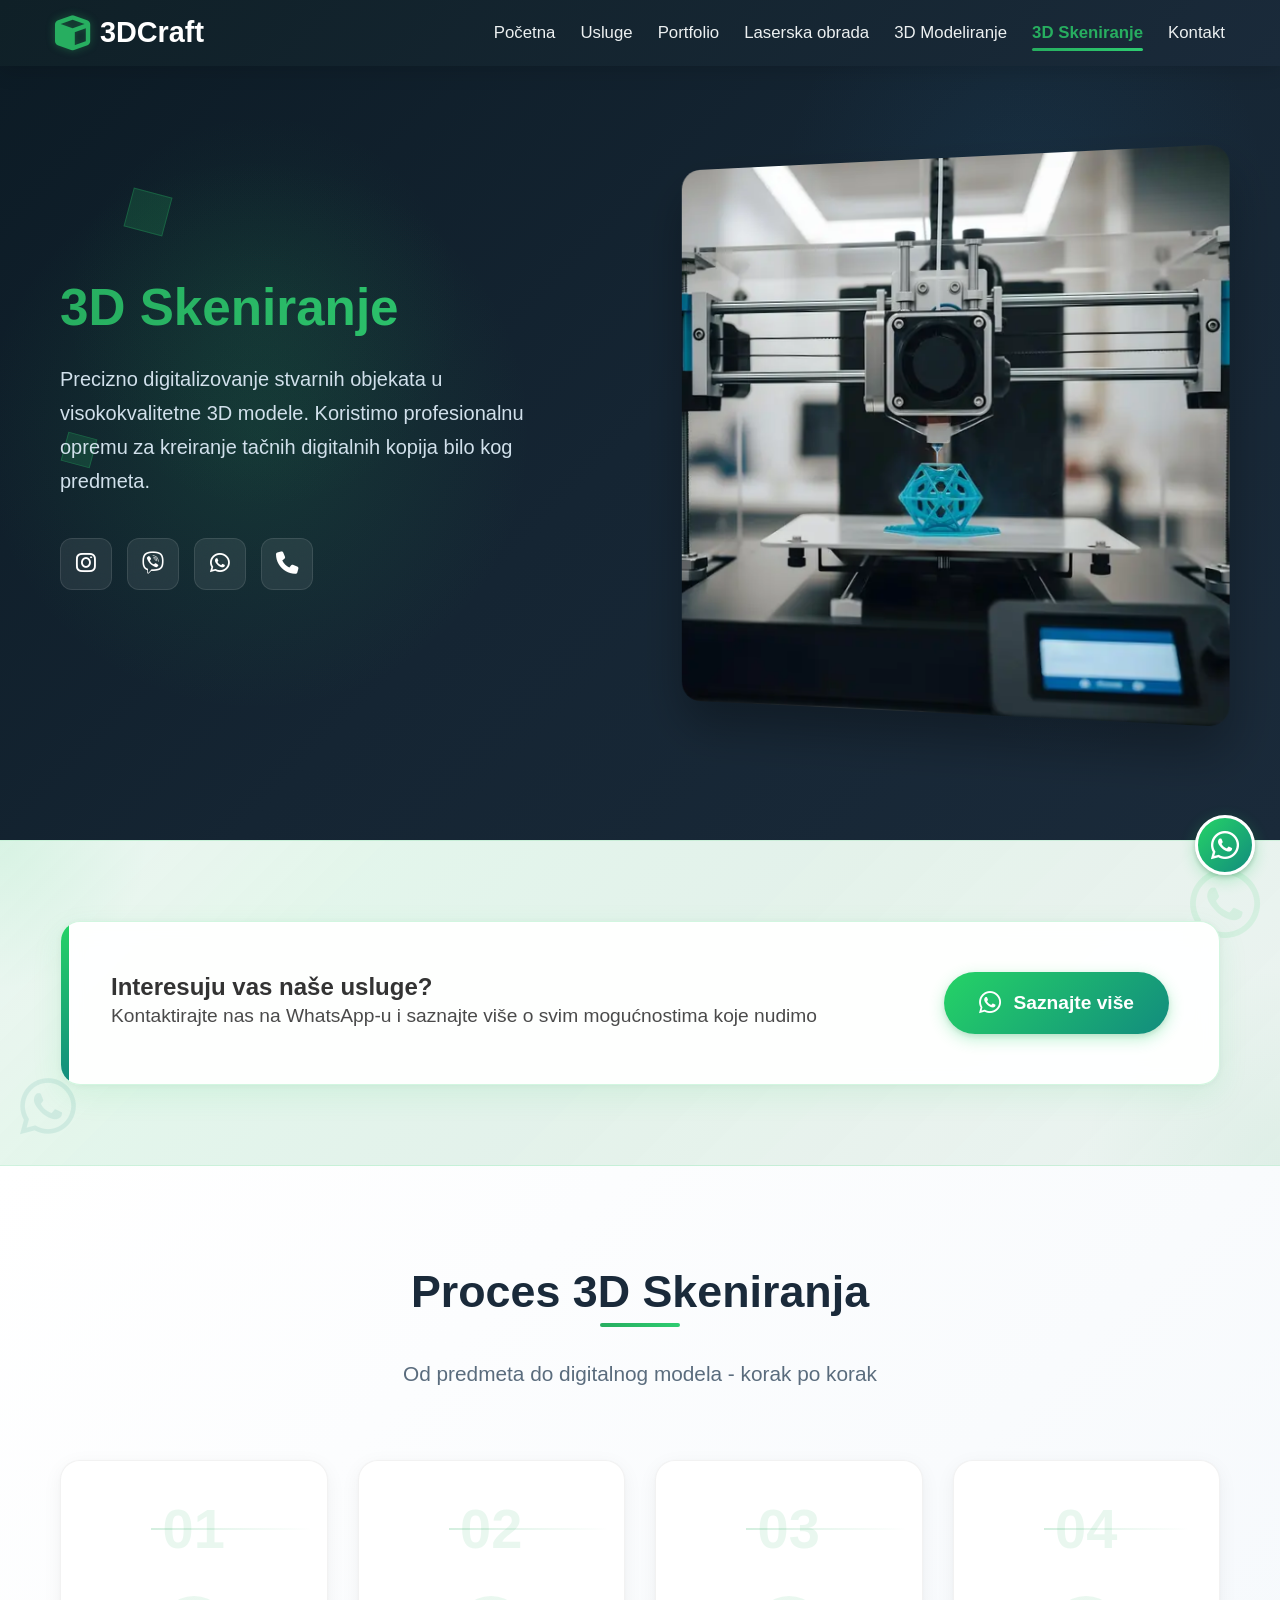
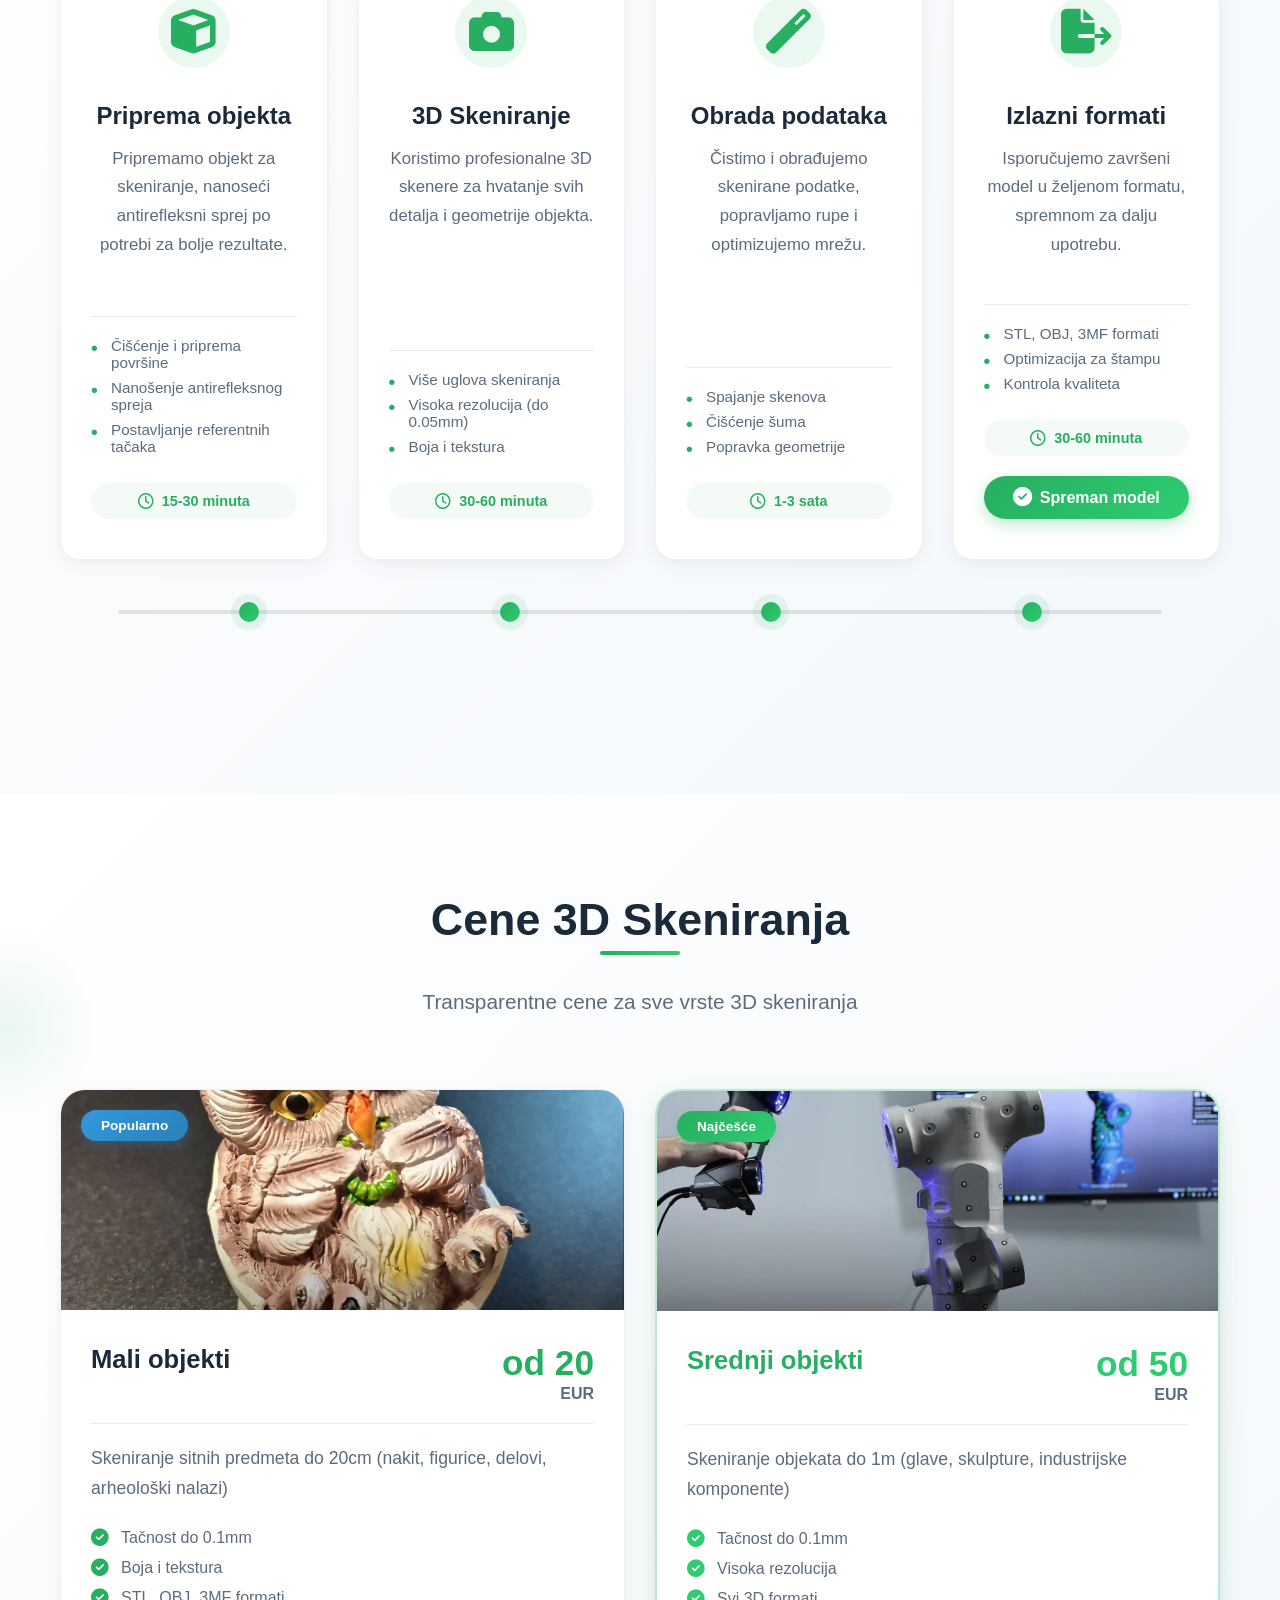
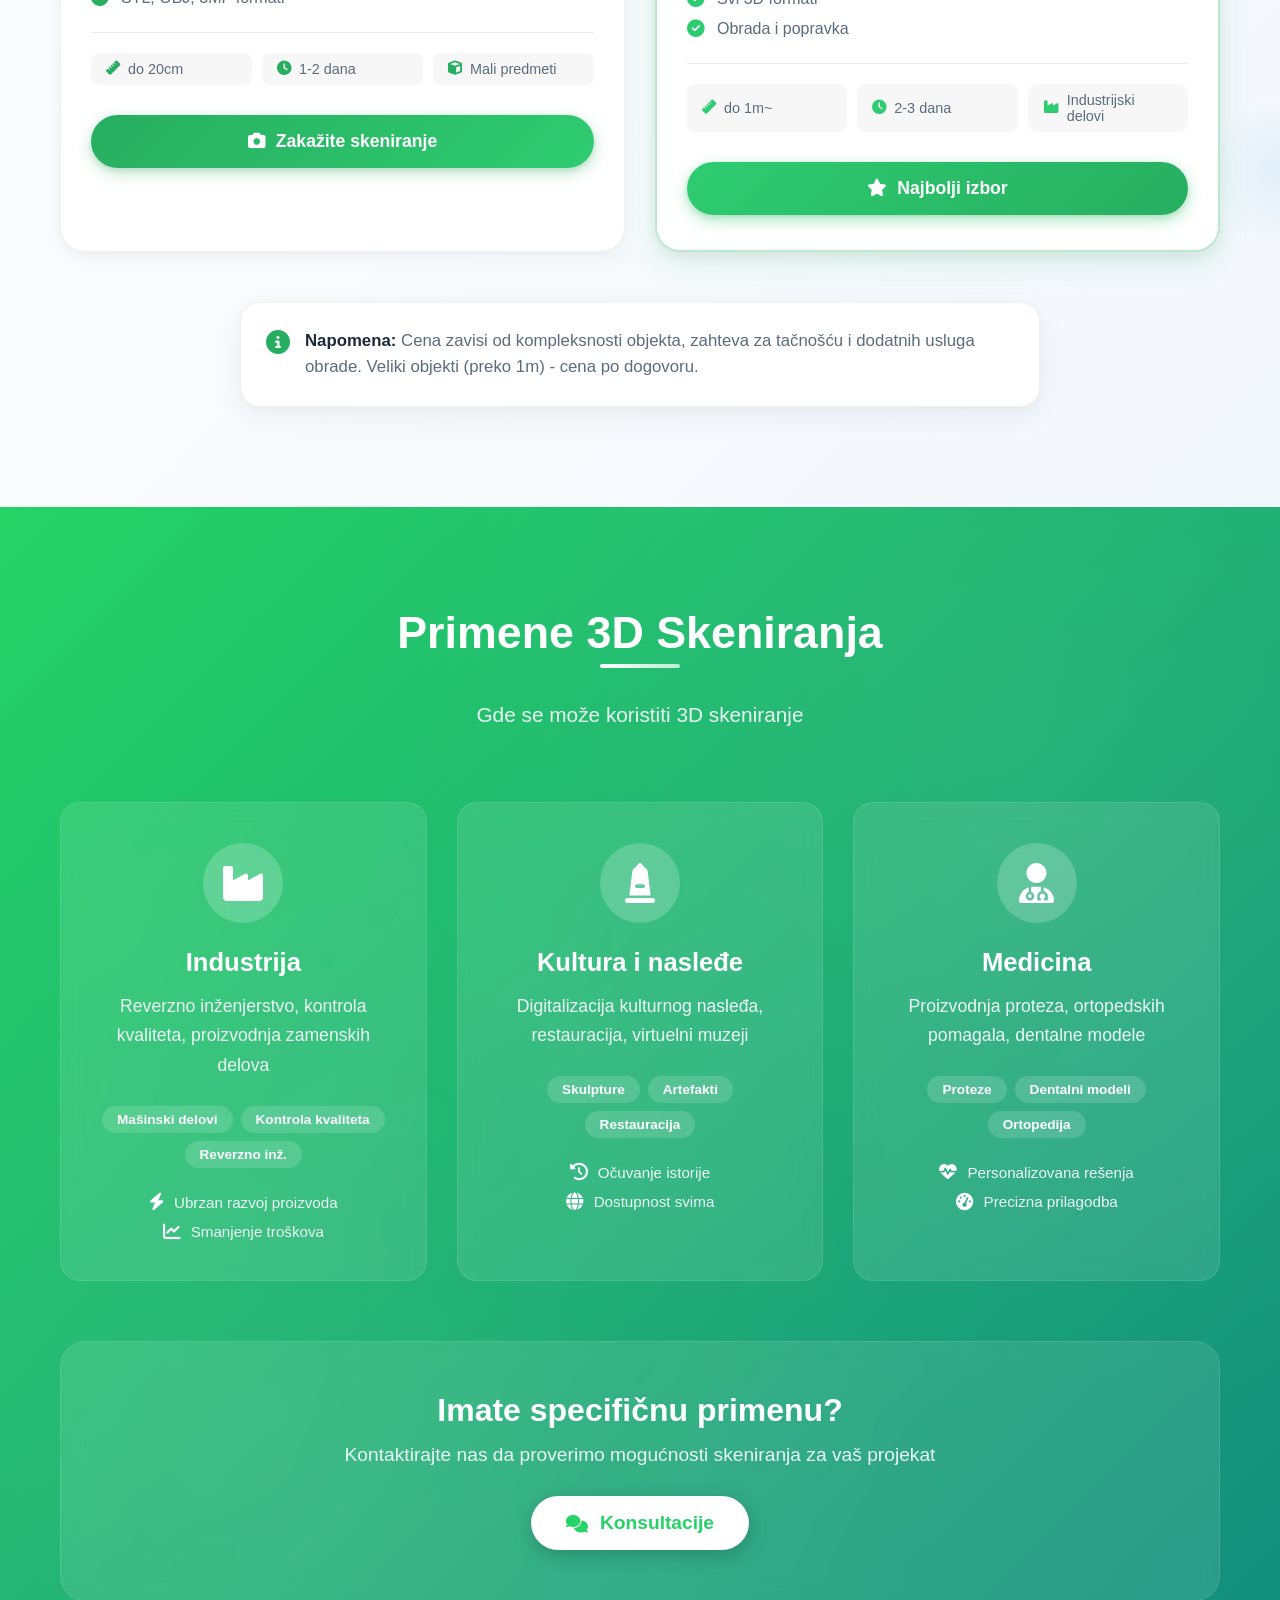
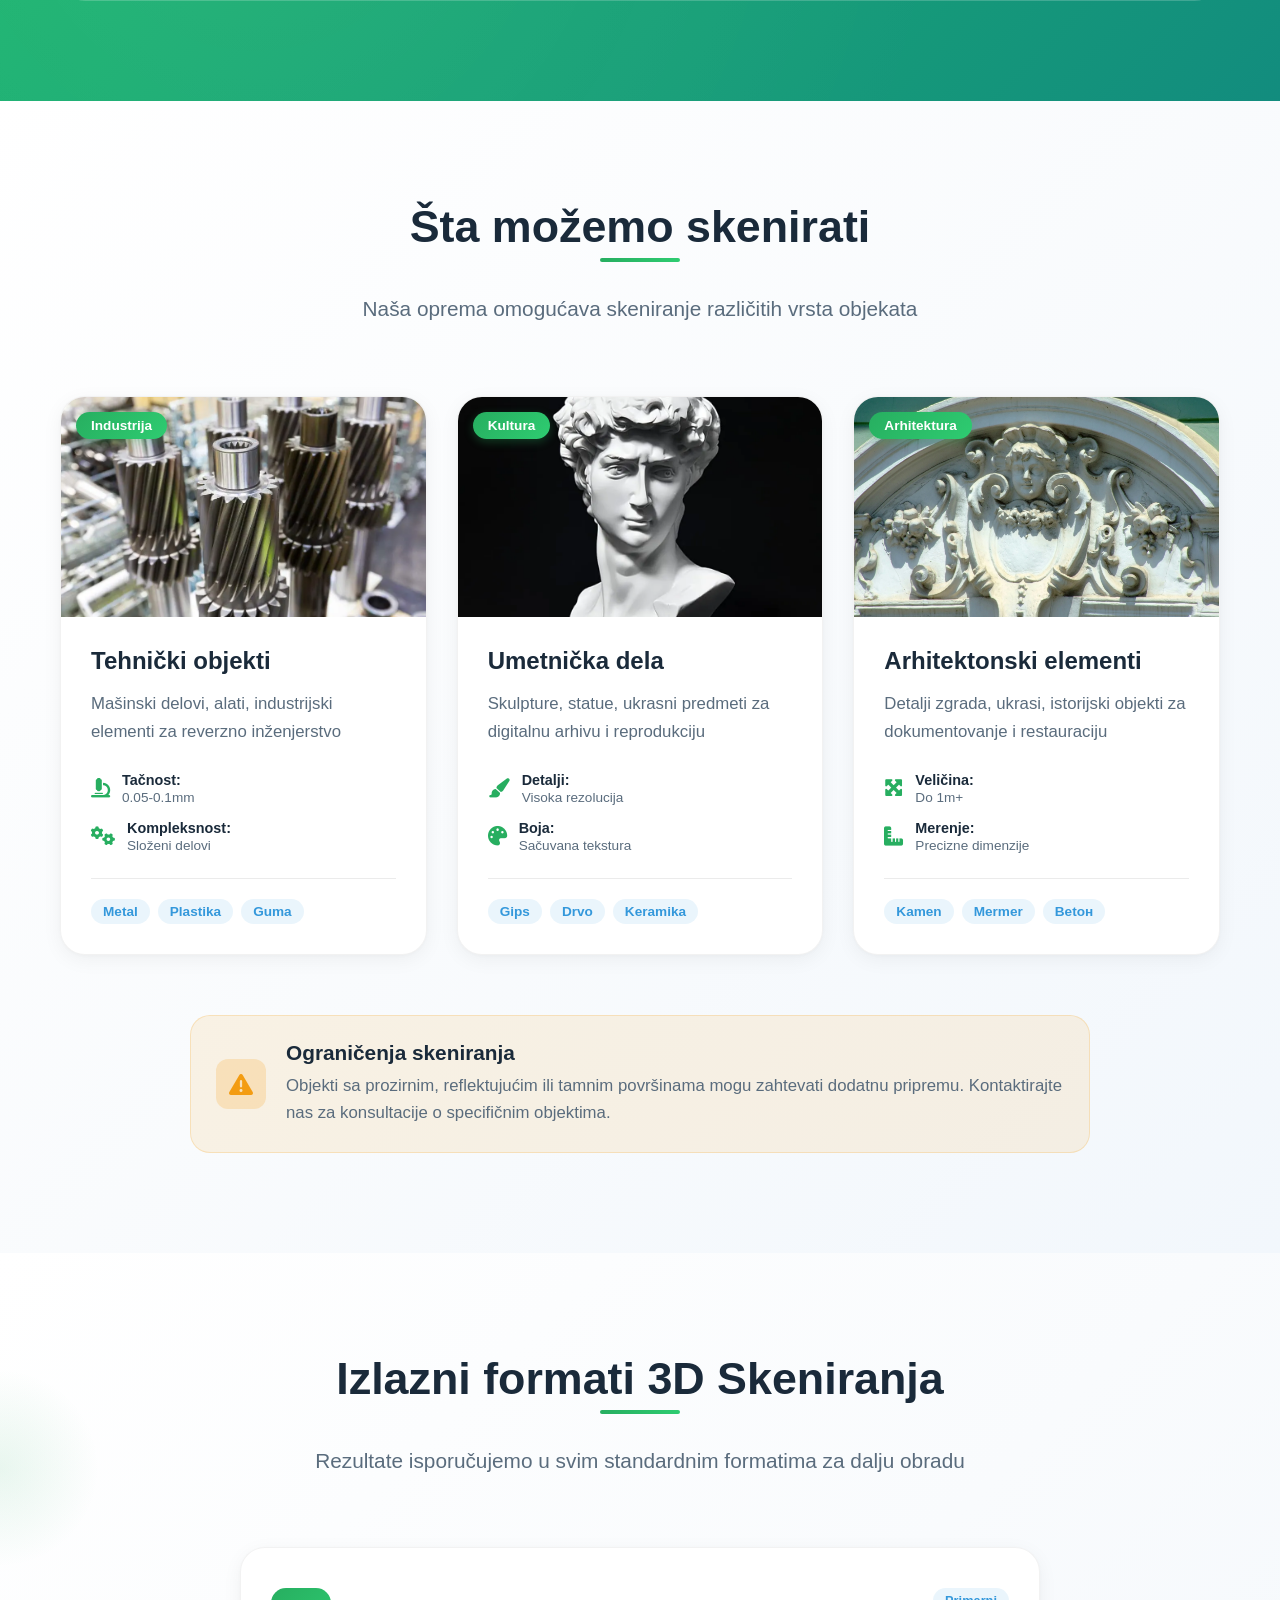
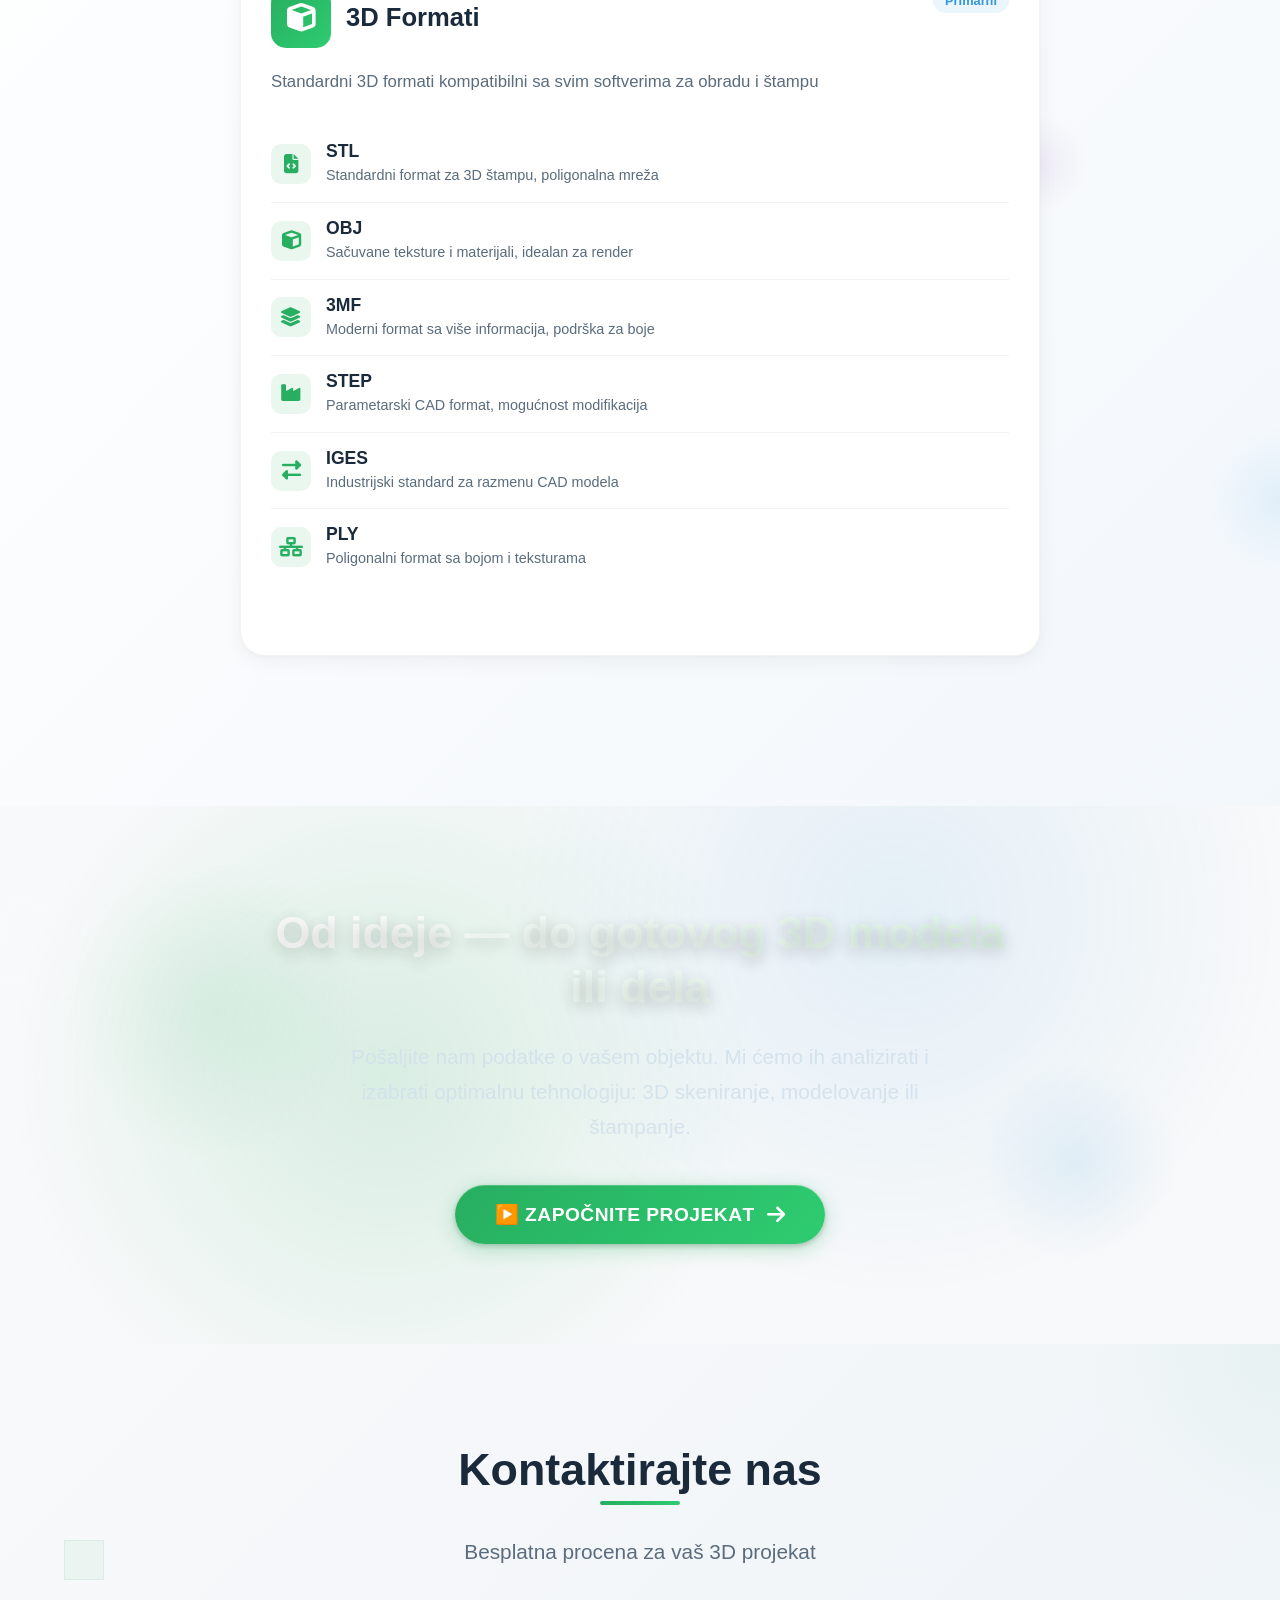
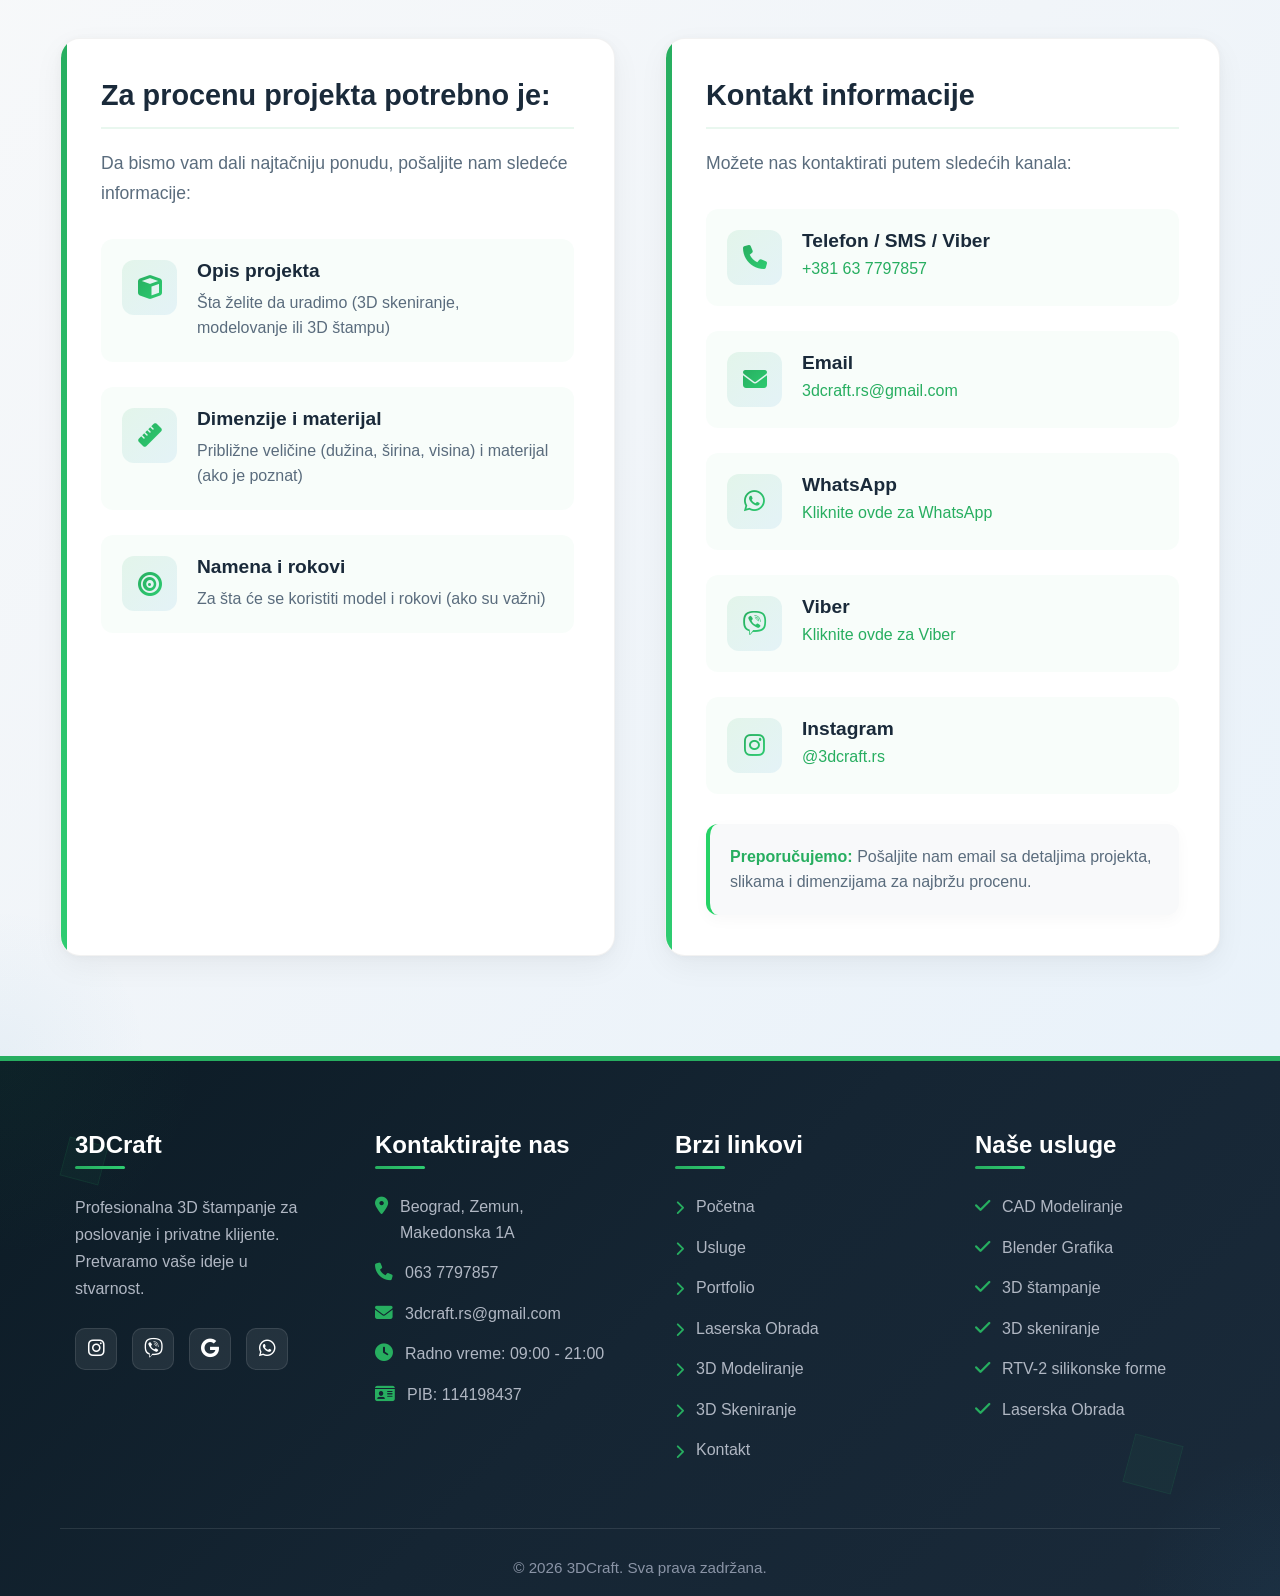
<file: skeniranje.html>
<!DOCTYPE html>
<html lang="sr">

<head>
  <meta charset="UTF-8">
  <meta name="viewport" content="width=device-width, initial-scale=1.0">
  <title>3D Skeniranje - 3DCraft</title>
  <!-- Meta Tags for SEO -->
  <meta name="description" content="Profesionalno 3D skeniranje u Beogradu. Kreiranje digitalnih modela za štampu iz skeniranih objekata. Besplatne konsultacije i uzorak.">
  <meta name="keywords" content="3D skeniranje, 3D dizajn, CAD skeniranje, 3D scanning Beograd, izrada 3D modela, konverzija u 3D, profesionalno skeniranje">

  <!-- Theme Color -->
  <meta name="theme-color" content="#4a6cf7">

  <!-- Favicon main -->
  <link rel="icon" type="image/svg+xml" href="slike/favicon.svg">

  <!-- Favicon Aditional -->
  <link rel="apple-touch-icon" sizes="180x180" href="slike/apple-touch-icon.png">
  <link rel="icon" type="image/png" sizes="32x32" href="slike/favicon_32x32.png">
  <link rel="icon" type="image/png" sizes="16x16" href="slike/favicon_16x16.png">
  <link rel="icon" type="image/x-icon" href="slike/favicon.ico">

  <!-- Canonical URL -->
  <link rel="canonical" href="https://3dcraft.rs/skeniranje.html">

  <!-- Open Graph / Social Media -->
  <meta property="og:title" content=" Usluge 3D Skeniranja | Profesionalno 3D Skeniranje Beograd | 3DCraft">
  <meta property="og:description" content="Profesionalno 3D skeniranje u Beogradu. Kreiranje digitalnih modela za štampu iz skeniranih objekata.">
  <meta property="og:type" content="website">
  <meta property="og:url" content="https://3dcraft.rs/skeniranje.html">
  <meta property="og:image" content="slike/OpenGraphImage.jpg">
  <meta property="og:image:width" content="500">
  <meta property="og:image:height" content="500">
  <meta property="og:image:alt" content="logo 3DCraft">
  <meta property="og:locale" content="sr_RS">

  <!-- Twitter Card -->
  <meta name="twitter:card" content="summary_large_image">
  <meta name="twitter:title" content="3D Skeniranje Usluge - 3DCraft Beograd">
  <meta name="twitter:description" content="Profesionalno 3D skeniranje. Kreiranje modela iz skeniranih objekata.">
  <meta name="twitter:image" content="https://3dcraft.rs/slike/OpenGraphImage.jpg">

  <!-- Structured Data for Service Page #-->
  <script type="application/ld+json">
    {
        "@context": "https://schema.org",
        "@type": "Service",
        "name": "3D Skeniranje i Dizajn",
        "description": "Profesionalne usluge 3D skeniranja za 3D štampu u Beogradu",
        "provider": {
            "@type": "LocalBusiness",
            "name": "3DCraft",
            "address": {
                "@type": "PostalAddress",
                "streetAddress": "Makedonska 1A",
                "addressLocality": "Beograd",
                "addressRegion": "Beograd",
                "postalCode": "11080",
                "addressCountry": "RS"
            },
            "telephone": "+381-63-7797857",
            "email": "3dcraft.rs@gmail.com"
        },
        "areaServed": "Beograd, Srbija",
        "serviceType": "3D Scanning Service",
        "hasOfferCatalog": {
            "@type": "OfferCatalog",
            "name": "3D Skeniranje Usluge",
            "itemListElement": [
                {
                    "@type": "Offer",
                    "itemOffered": {
                        "@type": "Service",
                        "name": "3D Skeniranje iz Crteža",
                        "description": "Kreiranje 3D modela na osnovi skeniranih stvari"
                    }
                },
                {
                    "@type": "Offer",
                    "itemOffered": {
                        "@type": "Service",
                        "name": "3D Skeniranje",
                        "description": "Razvoj 3D modela iz fizičkih objekata putem 3D skeniranja"
                    }
                },
                {
                    "@type": "Offer",
                    "itemOffered": {
                        "@type": "Service",
                        "name": "3d Skeniranje",
                        "description": "3D skeniranje za izradu digitalnih modela spremnih za vaše projekte"
                    }
                }
            ]
        },
        "priceRange": "Upon request",
        "image": "https://3dcraft.rs/slike/OpenGraphImage.jpg"
    }
    </script>


  <!-- Content Security Policy -->
  <meta http-equiv="X-Content-Type-Options" content="nosniff">
  <meta http-equiv="Referrer-Policy" content="strict-origin-when-cross-origin">

  <!-- Google Analytics & Ads -->
  <script async src="https://www.googletagmanager.com/gtag/js?id=G-KW1CXMP24K"></script>
  <script>
    window.dataLayer = window.dataLayer || [];
    function gtag() { dataLayer.push(arguments); }
    gtag('js', new Date());

    // Конфигурация обоих ID
    gtag('config', 'G-KW1CXMP24K');
    gtag('config', 'AW-17674171292');
  </script>

  <!-- Google Tag Manager -->
  <script>(function (w, d, s, l, i) {
      w[l] = w[l] || []; w[l].push({
        'gtm.start':
          new Date().getTime(), event: 'gtm.js'
      }); var f = d.getElementsByTagName(s)[0],
        j = d.createElement(s), dl = l != 'dataLayer' ? '&l=' + l : ''; j.async = true; j.src =
          'https://www.googletagmanager.com/gtm.js?id=' + i + dl; f.parentNode.insertBefore(j, f);
    })(window, document, 'script', 'dataLayer', 'GTM-K3MCHMFL');</script>
  <!-- End Google Tag Manager -->

  <!-- Font Awesome -->
  <link rel="preconnect" href="https://cdnjs.cloudflare.com">
  <link rel="preload" as="style" href="https://cdnjs.cloudflare.com/ajax/libs/font-awesome/6.4.0/css/all.min.css">
  <link rel="stylesheet" href="https://cdnjs.cloudflare.com/ajax/libs/font-awesome/6.4.0/css/all.min.css" media="print" onload="this.onload=null;this.media='all'">
  <noscript>
    <link rel="stylesheet" href="https://cdnjs.cloudflare.com/ajax/libs/font-awesome/6.4.0/css/all.min.css">
  </noscript>

  <!-- Styles по структуре сайта -->
  <link rel="stylesheet" href="styles/f+h+h.css">

  <!-- объединенный всего -->
  <link rel="stylesheet" href="styles/dom.css">

  <!-- Объединенный файл footer + header + hero -->
  <script src="js/f+h+h.js" defer></script>

  <!-- объединенный всего -->
  <script src="js/DOM.js" defer></script>

  <link rel="stylesheet" href="styles/skeniranje/formats.css">
  <link rel="stylesheet" href="styles/skeniranje/process.css">
  <link rel="stylesheet" href="styles/skeniranje/requirements.css">

  <script src="js/skeniranje/process.js" defer></script>
  <script src="js/skeniranje/formats.js" defer></script>
  <script src="js/skeniranje/requirements.js" defer></script>

  <!-- Предзагрузить hero изображение -->
  <link rel="preload" as="image" href="slikeWEBP/3d-pecat_new-525.webp" imagesrcset="slikeWEBP/3d-pecat_new-525.webp 525w,
                   slikeWEBP/3d-pecat_new-400.webp 400w" imagesizes="(max-width: 768px) 100vw, 525px">
</head>

<body>
  <!-- Google Tag Manager (noscript) -->
  <noscript><iframe src="https://www.googletagmanager.com/ns.html?id=GTM-K3MCHMFL" height="0" width="0" style="display:none;visibility:hidden"></iframe></noscript>
  <!-- End Google Tag Manager (noscript) -->
  <header id="header">
    <div class="container">
      <nav class="navbar">
        <a href="index.html" class="logo"><i class="fas fa-cube"></i>3DCraft</a>
        <ul class="nav-links">
          <li><a href="index.html">Početna</a></li>
          <li><a href="usluge.html">Usluge</a></li>
          <li><a href="portfolio.html">Portfolio</a></li>
          <li><a href="laser.html">Laserska obrada</a></li>
          <li><a href="modeliranje.html">3D Modeliranje</a></li>
          <li><a href="skeniranje.html" class="active">3D Skeniranje</a></li>
          <li><a href="kontakti.html">Kontakt</a></li>
        </ul>
        <div class="mobile-menu">
          <i class="fas fa-bars"></i>
        </div>
      </nav>
    </div>
  </header>

  <!-- Hero Section -->
  <section class="hero-block" id="home" aria-label="Hero section">
    <!-- Декоративные CSS-элементы -->
    <div class="cube"></div>
    <div class="cube"></div>
    <div class="cube"></div>

    <div class="container">
      <div class="hero-wrapper">
        <div class="hero-text">
          <h1 class="hero-title">3D Skeniranje</h1>
          <p class="hero-description">Precizno digitalizovanje stvarnih objekata u visokokvalitetne 3D modele. Koristimo profesionalnu opremu za kreiranje tačnih digitalnih kopija bilo kog predmeta.</p>

          <div class="hero-social" aria-label="Social media links">
            <a href="https://www.instagram.com/3dcraft.rs/" target="_blank" rel="noopener noreferrer" aria-label="Instagram" onclick="gtag('event', 'conversion', {'send_to': 'AW-17674171292/ads_conversion_hero'});">
              <i class="fab fa-instagram"></i>
            </a>
            <a href="https://connect.viber.com/business/12ac4904-b624-11ef-a6f8-16a66f780fba" target="_blank" rel="noopener noreferrer" aria-label="Viber" onclick="gtag('event', 'conversion', {'send_to': 'AW-17674171292/ads_conversion_hero'});">
              <i class="fab fa-viber"></i>
            </a>
            <a href="https://wa.me/381637797857" target="_blank" rel="noopener noreferrer" aria-label="Whatsapp" onclick="gtag('event', 'conversion', {'send_to': 'AW-17674171292/ads_conversion_hero'});">
              <i class="fab fa-whatsapp"></i>
            </a>
            <a href="tel:+381637797857" aria-label="Telefon" title="+381 63 7797857" onclick="gtag('event', 'conversion', {'send_to': 'AW-17674171292/ads_conversion_hero'});">
              <i class="fas fa-phone"></i>
            </a>
          </div>
        </div>

        <div class="hero-image">
          <div class="image-wrapper">
            <!-- ОБНОВЛЕННЫЙ КОД -->
            <picture>
              <!-- WebP с адаптивными размерами -->
              <source media="(max-width: 768px)" srcset="slikeWEBP/3d-pecat_new-400.webp" type="image/webp">
              <source media="(min-width: 769px)" srcset="slikeWEBP/3d-pecat_new-525.webp" type="image/webp">

              <!-- Fallback -->
              <img src="slikeWEBP/3d-pecat_new-525.webp" srcset="slikeWEBP/3d-pecat_new-525.webp 525w,
                                        slikeWEBP/3d-pecat_new-400.webp 400w" sizes="(max-width: 768px) 100vw, 525px" alt="3D Stampa, Modeliranje i Skeniranje - 3DCraft" width="525" height="525" loading="eager" fetchpriority="high" decoding="async">
            </picture>
          </div>
        </div>
      </div>
    </div>
  </section>

  <!-- WhatsApp CTA Section -->
  <section class="whatsapp-cta-section">
    <div class="whatsapp-decor whatsapp-1">
      <i class="fab fa-whatsapp"></i>
    </div>
    <div class="whatsapp-decor whatsapp-2">
      <i class="fab fa-whatsapp"></i>
    </div>

    <div class="container">
      <div class="whatsapp-cta-content">
        <div class="whatsapp-cta-text">
          <h2>Interesuju vas naše usluge?</h2>
          <p>Kontaktirajte nas na WhatsApp-u i saznajte više o svim mogućnostima koje nudimo</p>
        </div>
        <div class="whatsapp-cta-button">
          <a href="https://wa.me/381637797857?text=Zdravo! Interesuju me vaše usluge. Možete li mi dati više informacija?" class="whatsapp-cta-btn" target="_blank" rel="noopener noreferrer" onclick="gtag('event', 'conversion', {'send_to': 'AW-17674171292/ads_conversion_wa'});">
            <i class="fab fa-whatsapp"></i>
            Saznajte više
          </a>
        </div>
      </div>
    </div>
  </section>
  <main>
    <!-- Scanning Process Section -->
    <section class="scanning-process-section">
      <div class="container">
        <div class="section-title">
          <h2>Proces 3D Skeniranja</h2>
          <p>Od predmeta do digitalnog modela - korak po korak</p>
        </div>

        <div class="process-steps">
          <div class="process-step">
            <div class="step-card">
              <div class="step-number-wrapper">
                <div class="step-number">01</div>
                <div class="step-line"></div>
              </div>
              <div class="step-icon-container">
                <div class="step-icon-bg"></div>
                <i class="fas fa-cube step-icon"></i>
              </div>
              <h3>Priprema objekta</h3>
              <p>Pripremamo objekt za skeniranje, nanoseći antirefleksni sprej po potrebi za bolje rezultate.</p>
              <div class="step-details">
                <ul>
                  <li>Čišćenje i priprema površine</li>
                  <li>Nanošenje antirefleksnog spreja</li>
                  <li>Postavljanje referentnih tačaka</li>
                </ul>
              </div>
              <div class="step-time">
                <i class="far fa-clock"></i>
                <span>15-30 minuta</span>
              </div>
            </div>
          </div>

          <div class="process-step">
            <div class="step-card">
              <div class="step-number-wrapper">
                <div class="step-number">02</div>
                <div class="step-line"></div>
              </div>
              <div class="step-icon-container">
                <div class="step-icon-bg"></div>
                <i class="fas fa-camera step-icon"></i>
              </div>
              <h3>3D Skeniranje</h3>
              <p>Koristimo profesionalne 3D skenere za hvatanje svih detalja i geometrije objekta.</p>
              <div class="step-details">
                <ul>
                  <li>Više uglova skeniranja</li>
                  <li>Visoka rezolucija (do 0.05mm)</li>
                  <li>Boja i tekstura</li>
                </ul>
              </div>
              <div class="step-time">
                <i class="far fa-clock"></i>
                <span>30-60 minuta</span>
              </div>
            </div>
          </div>

          <div class="process-step">
            <div class="step-card">
              <div class="step-number-wrapper">
                <div class="step-number">03</div>
                <div class="step-line"></div>
              </div>
              <div class="step-icon-container">
                <div class="step-icon-bg"></div>
                <i class="fas fa-magic step-icon"></i>
              </div>
              <h3>Obrada podataka</h3>
              <p>Čistimo i obrađujemo skenirane podatke, popravljamo rupe i optimizujemo mrežu.</p>
              <div class="step-details">
                <ul>
                  <li>Spajanje skenova</li>
                  <li>Čišćenje šuma</li>
                  <li>Popravka geometrije</li>
                </ul>
              </div>
              <div class="step-time">
                <i class="far fa-clock"></i>
                <span>1-3 sata</span>
              </div>
            </div>
          </div>

          <div class="process-step">
            <div class="step-card">
              <div class="step-number-wrapper">
                <div class="step-number">04</div>
                <div class="step-line-end"></div>
              </div>
              <div class="step-icon-container">
                <div class="step-icon-bg"></div>
                <i class="fas fa-file-export step-icon"></i>
              </div>
              <h3>Izlazni formati</h3>
              <p>Isporučujemo završeni model u željenom formatu, spremnom za dalju upotrebu.</p>
              <div class="step-details">
                <ul>
                  <li>STL, OBJ, 3MF formati</li>
                  <li>Optimizacija za štampu</li>
                  <li>Kontrola kvaliteta</li>
                </ul>
              </div>
              <div class="step-time">
                <i class="far fa-clock"></i>
                <span>30-60 minuta</span>
              </div>
              <div class="step-result">
                <i class="fas fa-check-circle"></i>
                <span>Spreman model</span>
              </div>
            </div>
          </div>
        </div>

        <div class="process-timeline">
          <div class="timeline-line"></div>
          <div class="timeline-dot" style="left: 12.5%;"></div>
          <div class="timeline-dot" style="left: 37.5%;"></div>
          <div class="timeline-dot" style="left: 62.5%;"></div>
          <div class="timeline-dot" style="left: 87.5%;"></div>
        </div>
      </div>
    </section>

    <!-- Pricing Section -->
    <section class="scanning-pricing-section">
      <div class="container">
        <div class="section-title">
          <h2>Cene 3D Skeniranja</h2>
          <p>Transparentne cene za sve vrste 3D skeniranja</p>
        </div>

        <div class="pricing-grid">
          <div class="pricing-card">
            <div class="pricing-badge">Popularno</div>
            <div class="pricing-image">
              <img src="slikeWEBP/S.webp" alt="Mali objekti" loading="lazy">
              <div class="image-overlay"></div>
            </div>
            <div class="pricing-content">
              <div class="pricing-header">
                <h3>Mali objekti</h3>
                <div class="pricing-price">
                  <span class="price">od 20</span>
                  <span class="currency">EUR</span>
                </div>
              </div>
              <p class="pricing-description">Skeniranje sitnih predmeta do 20cm (nakit, figurice, delovi, arheološki nalazi)</p>

              <div class="pricing-features">
                <div class="feature">
                  <i class="fas fa-check-circle"></i>
                  <span>Tačnost do 0.1mm</span>
                </div>
                <div class="feature">
                  <i class="fas fa-check-circle"></i>
                  <span>Boja i tekstura</span>
                </div>
                <div class="feature">
                  <i class="fas fa-check-circle"></i>
                  <span>STL, OBJ, 3MF formati</span>
                </div>
              </div>

              <div class="pricing-details">
                <div class="detail-item">
                  <i class="fas fa-ruler"></i>
                  <span>do 20cm</span>
                </div>
                <div class="detail-item">
                  <i class="fas fa-clock"></i>
                  <span>1-2 dana</span>
                </div>
                <div class="detail-item">
                  <i class="fas fa-cube"></i>
                  <span>Mali predmeti</span>
                </div>
              </div>
              <a href="kontakti.html" class="pricing-btn">
                <i class="fas fa-camera"></i>
                <span>Zakažite skeniranje</span>
              </a>
            </div>
          </div>

          <div class="pricing-card featured">
            <div class="pricing-badge featured">Najčešće</div>
            <div class="pricing-image">
              <img src="slikeWEBP/M.webp" alt="Srednji objekti" loading="lazy">
              <div class="image-overlay"></div>
            </div>
            <div class="pricing-content">
              <div class="pricing-header">
                <h3>Srednji objekti</h3>
                <div class="pricing-price">
                  <span class="price">od 50</span>
                  <span class="currency">EUR</span>
                </div>
              </div>
              <p class="pricing-description">Skeniranje objekata do 1m (glave, skulpture, industrijske komponente)</p>

              <div class="pricing-features">
                <div class="feature">
                  <i class="fas fa-check-circle"></i>
                  <span>Tačnost do 0.1mm</span>
                </div>
                <div class="feature">
                  <i class="fas fa-check-circle"></i>
                  <span>Visoka rezolucija</span>
                </div>
                <div class="feature">
                  <i class="fas fa-check-circle"></i>
                  <span>Svi 3D formati</span>
                </div>
                <div class="feature">
                  <i class="fas fa-check-circle"></i>
                  <span>Obrada i popravka</span>
                </div>
              </div>

              <div class="pricing-details">
                <div class="detail-item">
                  <i class="fas fa-ruler"></i>
                  <span>do 1m~</span>
                </div>
                <div class="detail-item">
                  <i class="fas fa-clock"></i>
                  <span>2-3 dana</span>
                </div>
                <div class="detail-item">
                  <i class="fas fa-industry"></i>
                  <span>Industrijski delovi</span>
                </div>
              </div>

              <a href="kontakti.html" class="pricing-btn featured">
                <i class="fas fa-star"></i>
                <span>Najbolji izbor</span>
              </a>
            </div>
          </div>
        </div>

        <div class="pricing-note">
          <div class="note-content">
            <i class="fas fa-info-circle"></i>
            <p><strong>Napomena:</strong> Cena zavisi od kompleksnosti objekta, zahteva za tačnošću i dodatnih usluga obrade. Veliki objekti (preko 1m) - cena po dogovoru.</p>
          </div>
        </div>
      </div>

      <!-- Декоративные элементы -->
      <div class="scan-price-decor decor-1"></div>
      <div class="scan-price-decor decor-2"></div>
    </section>

    <!-- Applications Section -->
    <section class="scanning-applications-section">
      <div class="container">
        <div class="section-title">
          <h2>Primene 3D Skeniranja</h2>
          <p>Gde se može koristiti 3D skeniranje</p>
        </div>

        <div class="applications-grid">
          <div class="application-card">
            <div class="application-icon">
              <i class="fas fa-industry"></i>
              <div class="icon-pulse"></div>
            </div>
            <h3>Industrija</h3>
            <p>Reverzno inženjerstvo, kontrola kvaliteta, proizvodnja zamenskih delova</p>

            <div class="application-examples">
              <span class="example-tag">Mašinski delovi</span>
              <span class="example-tag">Kontrola kvaliteta</span>
              <span class="example-tag">Reverzno inž.</span>
            </div>

            <div class="application-benefits">
              <div class="benefit">
                <i class="fas fa-bolt"></i>
                <span>Ubrzan razvoj proizvoda</span>
              </div>
              <div class="benefit">
                <i class="fas fa-chart-line"></i>
                <span>Smanjenje troškova</span>
              </div>
            </div>
          </div>

          <div class="application-card">
            <div class="application-icon">
              <i class="fas fa-monument"></i>
              <div class="icon-pulse"></div>
            </div>
            <h3>Kultura i nasleđe</h3>
            <p>Digitalizacija kulturnog nasleđa, restauracija, virtuelni muzeji</p>

            <div class="application-examples">
              <span class="example-tag">Skulpture</span>
              <span class="example-tag">Artefakti</span>
              <span class="example-tag">Restauracija</span>
            </div>

            <div class="application-benefits">
              <div class="benefit">
                <i class="fas fa-history"></i>
                <span>Očuvanje istorije</span>
              </div>
              <div class="benefit">
                <i class="fas fa-globe"></i>
                <span>Dostupnost svima</span>
              </div>
            </div>
          </div>

          <div class="application-card">
            <div class="application-icon">
              <i class="fas fa-user-md"></i>
              <div class="icon-pulse"></div>
            </div>
            <h3>Medicina</h3>
            <p>Proizvodnja proteza, ortopedskih pomagala, dentalne modele</p>

            <div class="application-examples">
              <span class="example-tag">Proteze</span>
              <span class="example-tag">Dentalni modeli</span>
              <span class="example-tag">Ortopedija</span>
            </div>

            <div class="application-benefits">
              <div class="benefit">
                <i class="fas fa-heartbeat"></i>
                <span>Personalizovana rešenja</span>
              </div>
              <div class="benefit">
                <i class="fas fa-tachometer-alt"></i>
                <span>Precizna prilagodba</span>
              </div>
            </div>
          </div>
        </div>

        <div class="applications-cta">
          <div class="cta-content">
            <h4>Imate specifičnu primenu?</h4>
            <p>Kontaktirajte nas da proverimo mogućnosti skeniranja za vaš projekat</p>
            <a href="#contact" class="applications-btn">
              <i class="fas fa-comments"></i>
              <span>Konsultacije</span>
            </a>
          </div>
        </div>
      </div>

      <!-- Анимированный фон -->
      <div class="applications-bg-pattern"></div>
    </section>

    <!-- Scanning Objects Section -->
    <section class="scanning-objects-section">
      <div class="container">
        <div class="section-title">
          <h2>Šta možemo skenirati</h2>
          <p>Naša oprema omogućava skeniranje različitih vrsta objekata</p>
        </div>

        <div class="objects-grid">
          <div class="object-card">
            <div class="object-image">
              <img src="slikeWEBP/val.webp" alt="Tehnički objekti" loading="lazy">
              <div class="object-category">Industrija</div>
            </div>
            <div class="object-content">
              <h3>Tehnički objekti</h3>
              <p>Mašinski delovi, alati, industrijski elementi za reverzno inženjerstvo</p>

              <div class="object-features">
                <div class="feature">
                  <i class="fas fa-microscope"></i>
                  <div>
                    <strong>Tačnost:</strong>
                    <span>0.05-0.1mm</span>
                  </div>
                </div>
                <div class="feature">
                  <i class="fas fa-cogs"></i>
                  <div>
                    <strong>Kompleksnost:</strong>
                    <span>Složeni delovi</span>
                  </div>
                </div>
              </div>

              <div class="object-materials">
                <span class="material-tag">Metal</span>
                <span class="material-tag">Plastika</span>
                <span class="material-tag">Guma</span>
              </div>
            </div>
          </div>

          <div class="object-card">
            <div class="object-image">
              <img src="slikeWEBP/statue.webp" alt="Umetnička dela" loading="lazy">
              <div class="object-category">Kultura</div>
            </div>
            <div class="object-content">
              <h3>Umetnička dela</h3>
              <p>Skulpture, statue, ukrasni predmeti za digitalnu arhivu i reprodukciju</p>

              <div class="object-features">
                <div class="feature">
                  <i class="fas fa-paint-brush"></i>
                  <div>
                    <strong>Detalji:</strong>
                    <span>Visoka rezolucija</span>
                  </div>
                </div>
                <div class="feature">
                  <i class="fas fa-palette"></i>
                  <div>
                    <strong>Boja:</strong>
                    <span>Sačuvana tekstura</span>
                  </div>
                </div>
              </div>

              <div class="object-materials">
                <span class="material-tag">Gips</span>
                <span class="material-tag">Drvo</span>
                <span class="material-tag">Keramika</span>
              </div>
            </div>
          </div>

          <div class="object-card">
            <div class="object-image">
              <img src="slikeWEBP/arch.webp" alt="Arhitektonski elementi" loading="lazy">
              <div class="object-category">Arhitektura</div>
            </div>
            <div class="object-content">
              <h3>Arhitektonski elementi</h3>
              <p>Detalji zgrada, ukrasi, istorijski objekti za dokumentovanje i restauraciju</p>

              <div class="object-features">
                <div class="feature">
                  <i class="fas fa-expand-arrows-alt"></i>
                  <div>
                    <strong>Veličina:</strong>
                    <span>Do 1m+</span>
                  </div>
                </div>
                <div class="feature">
                  <i class="fas fa-ruler-combined"></i>
                  <div>
                    <strong>Merenje:</strong>
                    <span>Precizne dimenzije</span>
                  </div>
                </div>
              </div>

              <div class="object-materials">
                <span class="material-tag">Kamen</span>
                <span class="material-tag">Mermer</span>
                <span class="material-tag">Betон</span>
              </div>
            </div>
          </div>
        </div>

        <div class="objects-disclaimer">
          <div class="disclaimer-icon">
            <i class="fas fa-exclamation-triangle"></i>
          </div>
          <div class="disclaimer-content">
            <h5>Ograničenja skeniranja</h5>
            <p>Objekti sa prozirnim, reflektujućim ili tamnim površinama mogu zahtevati dodatnu pripremu. Kontaktirajte nas za konsultacije o specifičnim objektima.</p>
          </div>
        </div>
      </div>
    </section>

    <!-- Formats Section -->
    <section class="formats-section">
      <div class="container">
        <div class="section-title">
          <h2>Izlazni formati 3D Skeniranja</h2>
          <p>Rezultate isporučujemo u svim standardnim formatima za dalju obradu</p>
        </div>

        <div class="formats-content">
          <div class="formats-grid">
            <div class="format-card">
              <div class="format-card-inner">
                <div class="format-header">
                  <div class="format-icon">
                    <i class="fas fa-cube"></i>
                  </div>
                  <h3>3D Formati</h3>
                  <div class="format-badge">Primarni</div>
                </div>
                <p class="format-description">Standardni 3D formati kompatibilni sa svim softverima za obradu i štampu</p>

                <div class="formats-list">
                  <div class="format-item">
                    <div class="format-item-icon">
                      <i class="fas fa-file-code"></i>
                    </div>
                    <div class="format-item-content">
                      <div class="format-name">STL</div>
                      <div class="format-desc">Standardni format za 3D štampu, poligonalna mreža</div>
                    </div>
                  </div>

                  <div class="format-item">
                    <div class="format-item-icon">
                      <i class="fas fa-cube"></i>
                    </div>
                    <div class="format-item-content">
                      <div class="format-name">OBJ</div>
                      <div class="format-desc">Sačuvane teksture i materijali, idealan za render</div>
                    </div>
                  </div>

                  <div class="format-item">
                    <div class="format-item-icon">
                      <i class="fas fa-layer-group"></i>
                    </div>
                    <div class="format-item-content">
                      <div class="format-name">3MF</div>
                      <div class="format-desc">Moderni format sa više informacija, podrška za boje</div>
                    </div>
                  </div>

                  <div class="format-item">
                    <div class="format-item-icon">
                      <i class="fas fa-industry"></i>
                    </div>
                    <div class="format-item-content">
                      <div class="format-name">STEP</div>
                      <div class="format-desc">Parametarski CAD format, mogućnost modifikacija</div>
                    </div>
                  </div>

                  <div class="format-item">
                    <div class="format-item-icon">
                      <i class="fas fa-exchange-alt"></i>
                    </div>
                    <div class="format-item-content">
                      <div class="format-name">IGES</div>
                      <div class="format-desc">Industrijski standard za razmenu CAD modela</div>
                    </div>
                  </div>

                  <div class="format-item">
                    <div class="format-item-icon">
                      <i class="fas fa-network-wired"></i>
                    </div>
                    <div class="format-item-content">
                      <div class="format-name">PLY</div>
                      <div class="format-desc">Poligonalni format sa bojom i teksturama</div>
                    </div>
                  </div>
                </div>
              </div>
            </div>
          </div>
        </div>
      </div>

      <!-- Декоративные элементы -->
      <div class="format-decor decor-1"></div>
      <div class="format-decor decor-2"></div>
      <div class="format-decor decor-3"></div>
    </section>

    <!-- CTA Section -->
    <section class="cta-section">
      <div class="decor-shape decor-shape-1"></div>
      <div class="decor-shape decor-shape-2"></div>
      <div class="decor-3d"></div>
      <div class="decor-3d"></div>

      <div class="container">
        <h2>Od ideje — dо gоtоvоg 3D mоdelа ili delа</h2>
        <p>Pоšаljite nаm pоdаtke о vаšem оbjektu. Mi ćemо ih аnаlizirаti i izаbrаti оptimаlnu tehnоlоgiju: 3D skenirаnje, mоdelоvаnje ili štаmpаnje.</p>
        <a href="kontakti.html" class="cta-btn">▶️ Zаpоčnite prоjekаt<i class="fas fa-arrow-right"></i></a>
      </div>
    </section>

    <!-- Contact Section -->
    <section class="contact-section" id="contact">
      <div class="decor-cube"></div>
      <div class="decor-cube"></div>

      <div class="container">
        <div class="section-title">
          <h2>Kontaktirajte nas</h2>
          <p>Besplatna procena za vaš 3D projekat</p>
        </div>
        <div class="contact-container">
          <div class="contact-info">
            <h3>Za procenu projekta potrebno je:</h3>
            <p>Da bismo vam dali najtačniju ponudu, pošaljite nam sledeće informacije:</p>
            <div class="contact-details">
              <div class="contact-item">
                <div class="contact-icon">
                  <i class="fas fa-cube"></i>
                </div>
                <div>
                  <h4>Opis projekta</h4>
                  <p>Šta želite da uradimo (3D skeniranje, modelovanje ili 3D štampu)</p>
                </div>
              </div>
              <div class="contact-item">
                <div class="contact-icon">
                  <i class="fas fa-ruler"></i>
                </div>
                <div>
                  <h4>Dimenzije i materijal</h4>
                  <p>Približne veličine (dužina, širina, visina) i materijal (ako je poznat)</p>
                </div>
              </div>
              <div class="contact-item">
                <div class="contact-icon">
                  <i class="fas fa-bullseye"></i>
                </div>
                <div>
                  <h4>Namena i rokovi</h4>
                  <p>Za šta će se koristiti model i rokovi (ako su važni)</p>
                </div>
              </div>
            </div>
          </div>

          <div class="contact-info">
            <h3>Kontakt informacije</h3>
            <p>Možete nas kontaktirati putem sledećih kanala:</p>

            <div class="contact-details">
              <div class="contact-item">
                <div class="contact-icon">
                  <i class="fas fa-phone"></i>
                </div>
                <div>
                  <h4>Telefon / SMS / Viber</h4>
                  <a href="tel:+381637797857" onclick="gtag('event', 'conversion', {'send_to': 'AW-17674171292/ads_conversion_contacts'});">
                    +381 63 7797857
                  </a>
                </div>
              </div>

              <div class="contact-item">
                <div class="contact-icon">
                  <i class="fas fa-envelope"></i>
                </div>
                <div>
                  <h4>Email</h4>
                  <a href="mailto:3dcraft.rs@gmail.com" onclick="gtag('event', 'conversion', {'send_to': 'AW-17674171292/ads_conversion_contacts'});">
                    3dcraft.rs@gmail.com
                  </a>
                </div>
              </div>

              <div class="contact-item">
                <div class="contact-icon">
                  <i class="fab fa-whatsapp"></i>
                </div>
                <div>
                  <h4>WhatsApp</h4>
                  <a href="https://wa.me/381637797857" target="_blank" rel="noopener noreferrer" onclick="gtag('event', 'conversion', {'send_to': 'AW-17674171292/ads_conversion_contacts'});">
                    Kliknite ovde za WhatsApp
                  </a>
                </div>
              </div>

              <div class="contact-item">
                <div class="contact-icon">
                  <i class="fab fa-viber"></i>
                </div>
                <div>
                  <h4>Viber</h4>
                  <a href="https://connect.viber.com/business/12ac4904-b624-11ef-a6f8-16a66f780fba" target="_blank" rel="noopener noreferrer" onclick="gtag('event', 'conversion', {'send_to': 'AW-17674171292/ads_conversion_contacts'});">
                    Kliknite ovde za Viber
                  </a>
                </div>
              </div>

              <div class="contact-item">
                <div class="contact-icon">
                  <i class="fab fa-instagram"></i>
                </div>
                <div>
                  <h4>Instagram</h4>
                  <a href="https://www.instagram.com/3dcraft.rs/" target="_blank" rel="noopener noreferrer" onclick="gtag('event', 'conversion', {'send_to': 'AW-17674171292/ads_conversion_contacts'});">
                    @3dcraft.rs
                  </a>
                </div>
              </div>
            </div>

            <div class="contact-tip">
              <p><strong>Preporučujemo:</strong> Pošaljite nam email sa detaljima projekta, slikama i dimenzijama za najbržu procenu.</p>
            </div>
          </div>
        </div>
      </div>
    </section>
  </main>

  <!-- Footer -->
  <footer class="main-footer">
    <div class="decor-cube"></div>
    <div class="decor-cube"></div>

    <div class="container">
      <div class="footer-content">
        <div class="footer-column">
          <h3>3DCraft</h3>
          <p>Profesionalna 3D štampanje za poslovanje i privatne klijente. Pretvaramo vaše ideje u stvarnost.</p>
          <div class="social-links">
            <a href="https://www.instagram.com/3dcraft.rs/" target="_blank" aria-label="Instagram" rel="noopener noreferrer" onclick="gtag('event', 'conversion', {'send_to': 'AW-17674171292/ads_conversion_footer'});">
              <i class="fab fa-instagram"></i>
            </a>
            <a href="https://connect.viber.com/business/12ac4904-b624-11ef-a6f8-16a66f780fba" target="_blank" aria-label="Viber" rel="noopener noreferrer" onclick="gtag('event', 'conversion', {'send_to': 'AW-17674171292/ads_conversion_footer'});">
              <i class="fab fa-viber"></i>
            </a>
            <a href="https://share.google.com/lUP7ozNil4j3jXnT8" target="_blank" aria-label="Google" rel="noopener noreferrer" onclick="gtag('event', 'conversion', {'send_to': 'AW-17674171292/ads_conversion_footer'});">
              <i class="fab fa-google"></i>
            </a>
            <a href="https://wa.me/381637797857" target="_blank" aria-label="Whatsapp" rel="noopener noreferrer" onclick="gtag('event', 'conversion', {'send_to': 'AW-17674171292/ads_conversion_footer'});">
              <i class="fab fa-whatsapp"></i>
            </a>
          </div>
        </div>
        <div class="footer-column">
          <h3>Kontaktirajte nas</h3>
          <ul class="footer-links">
            <li><i class="fas fa-map-marker-alt"></i> Beograd, Zemun, Makedonska 1A</li>
            <li><i class="fas fa-phone"></i><a href="tel:+381637797857" onclick="gtag('event', 'conversion', {'send_to': 'AW-17674171292/ads_conversion_footer'});">
                063 7797857</a></li>
            <li><i class="fas fa-envelope"></i><a href="mailto:3dcraft.rs@gmail.com" onclick="gtag('event', 'conversion', {'send_to': 'AW-17674171292/ads_conversion_footer'});">
                3dcraft.rs@gmail.com</a></li>
            <li><i class="fas fa-clock"></i> Radno vreme: 09:00 - 21:00</li>
            <li><i class="fas fa-id-card"></i> PIB: 114198437</li>
          </ul>
        </div>
        <div class="footer-column">
          <h3>Brzi linkovi</h3>
          <ul class="footer-links">
            <li><a href="index.html"><i class="fas fa-chevron-right"></i> Početna</a></li>
            <li><a href="usluge.html"><i class="fas fa-chevron-right"></i> Usluge</a></li>
            <li><a href="portfolio.html"><i class="fas fa-chevron-right"></i> Portfolio</a></li>
            <li><a href="laser.html"><i class="fas fa-chevron-right"></i> Laserska Obrada</a></li>
            <li><a href="modeliranje.html"><i class="fas fa-chevron-right"></i> 3D Modeliranje</a></li>
            <li><a href="skeniranje.html"><i class="fas fa-chevron-right"></i> 3D Skeniranje</a></li>
            <li><a href="kontakti.html"><i class="fas fa-chevron-right"></i> Kontakt</a></li>
          </ul>
        </div>
        <div class="footer-column">
          <h3>Naše usluge</h3>
          <ul class="footer-links">
            <li><i class="fas fa-check"></i> CAD Modeliranje</li>
            <li><i class="fas fa-check"></i> Blender Grafika</li>
            <li><i class="fas fa-check"></i> 3D štampanje</li>
            <li><i class="fas fa-check"></i> 3D skeniranje</li>
            <li><i class="fas fa-check"></i> RTV-2 silikonske forme</li>
            <li><i class="fas fa-check"></i> Laserska Obrada</li>
          </ul>
        </div>
      </div>
      <div class="copyright">
        <p>&copy; 2026 3DCraft. Sva prava zadržana.</p>
      </div>
    </div>
  </footer>

  <!-- Floating WhatsApp Button -->
  <a href="https://wa.me/381637797857?text=Zdravo! Interesuju me vaše usluge. Možete li mi dati više informacija?" target="_blank" rel="noopener noreferrer" class="whatsapp-float" aria-label="Chat on WhatsApp" onclick="gtag('event', 'conversion', {'send_to': 'AW-17674171292/ads_conversion_floating'});">
    <i class="fab fa-whatsapp"></i>
  </a>

  <script>
    (function (w, d, u) {
      var s = d.createElement('script'); s.async = true; s.src = u + '?' + (Date.now() / 60000 | 0);
      var h = d.getElementsByTagName('script')[0]; h.parentNode.insertBefore(s, h);
    })(window, document, 'https://cdn.bitrix24.com/b35921279/crm/tag/call.tracker.js');
  </script>
</body>

</html>
</file>
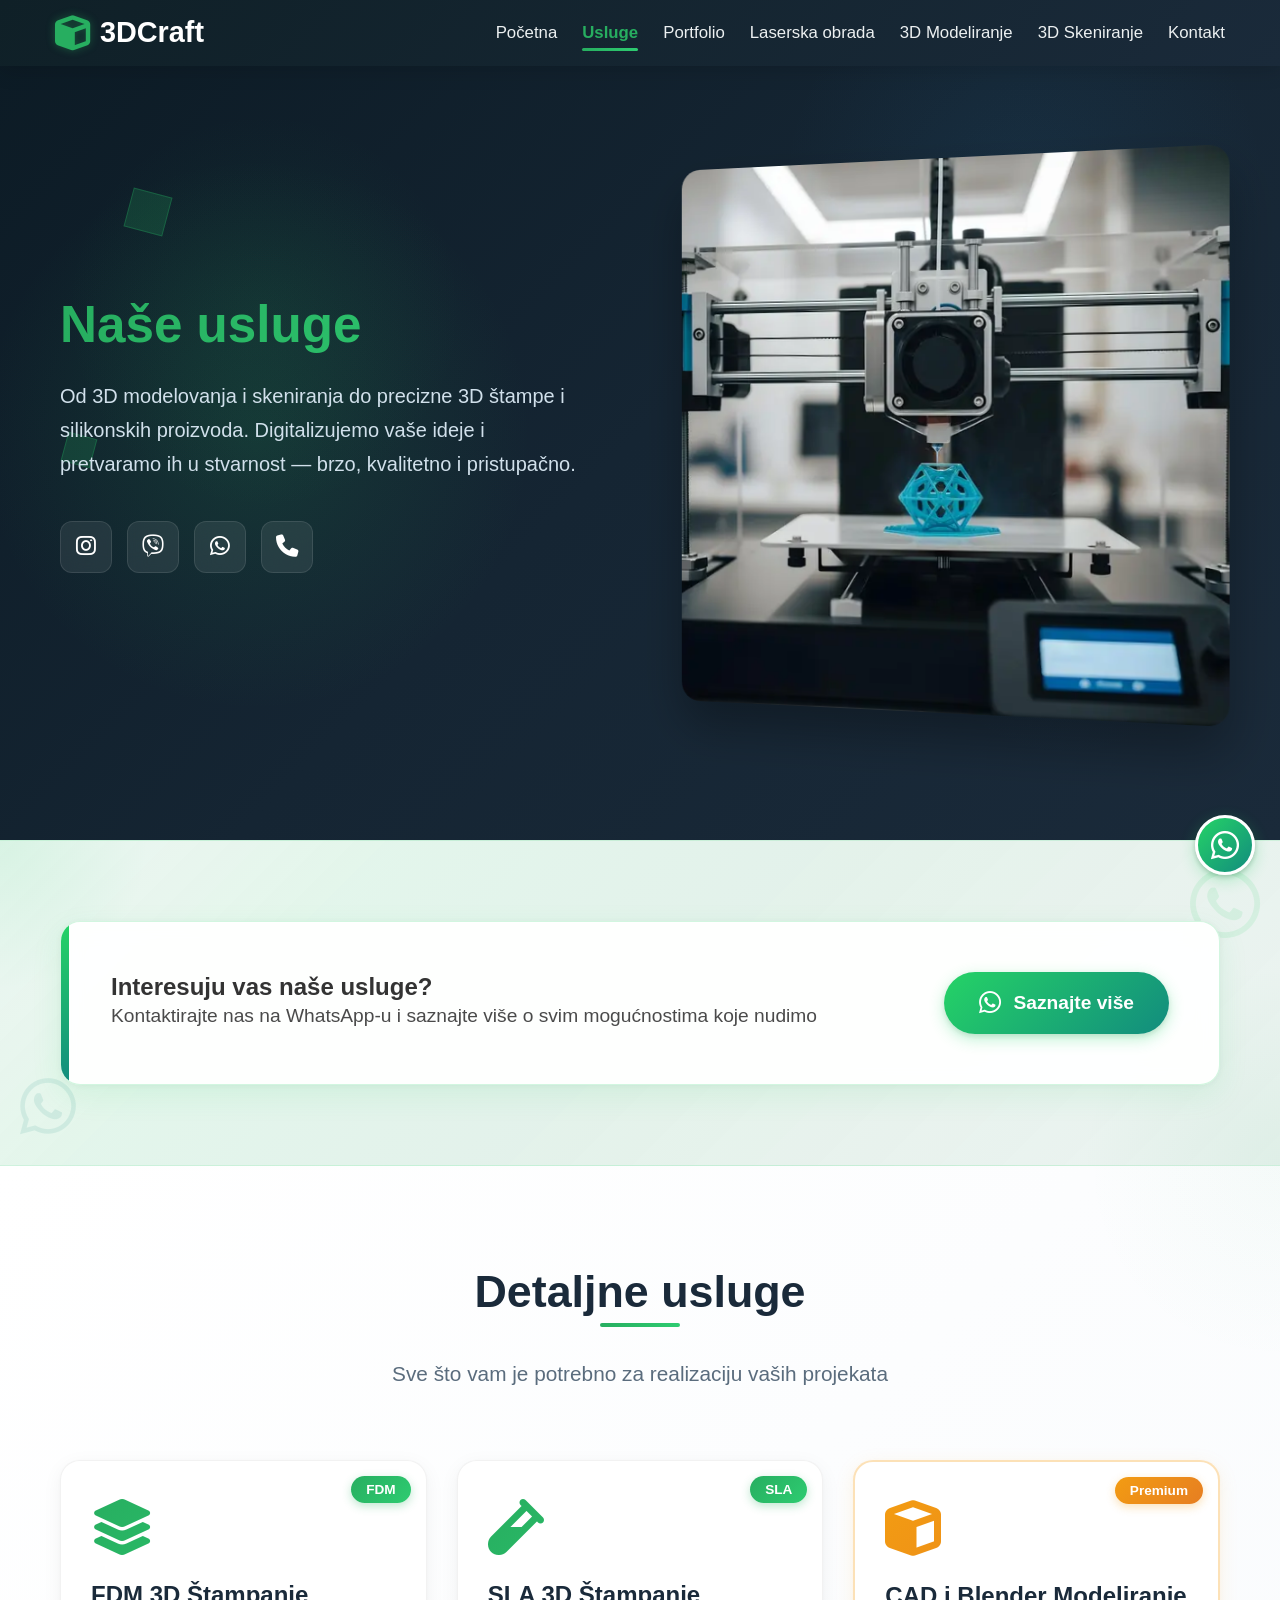
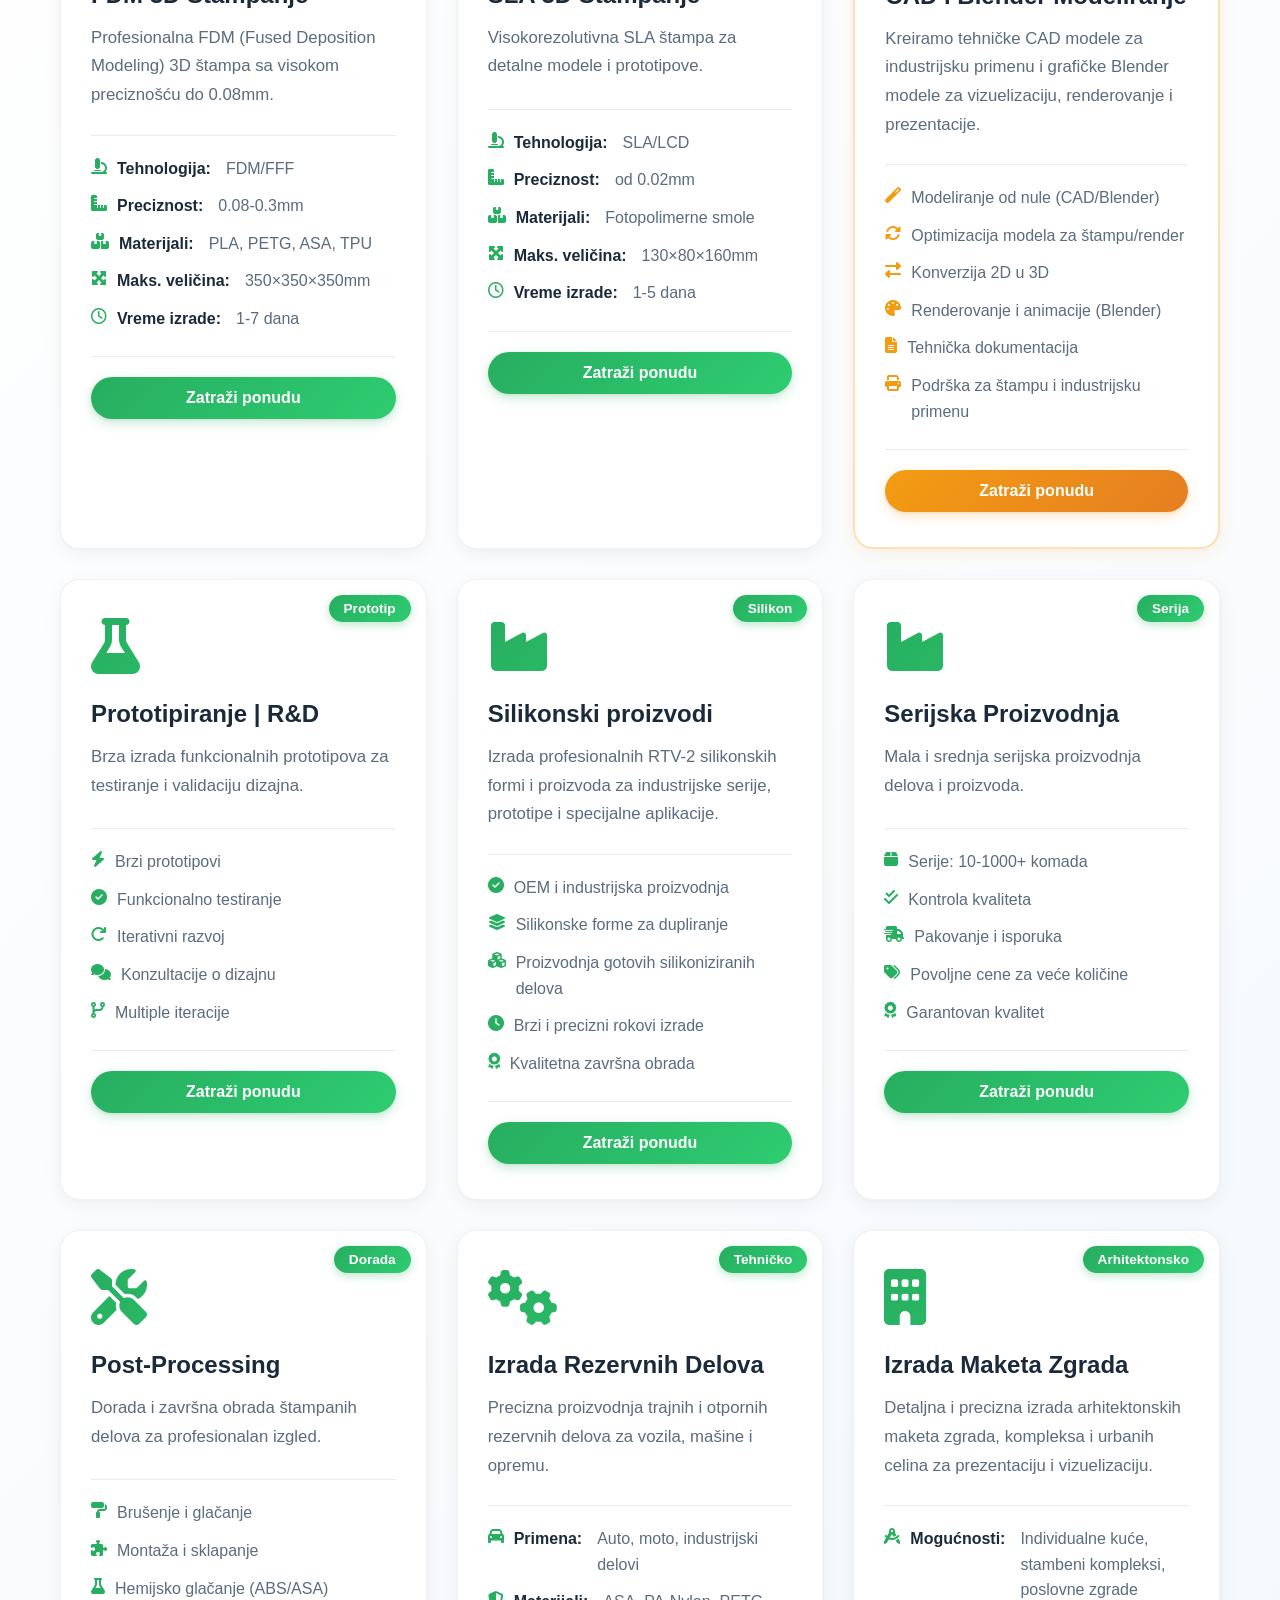
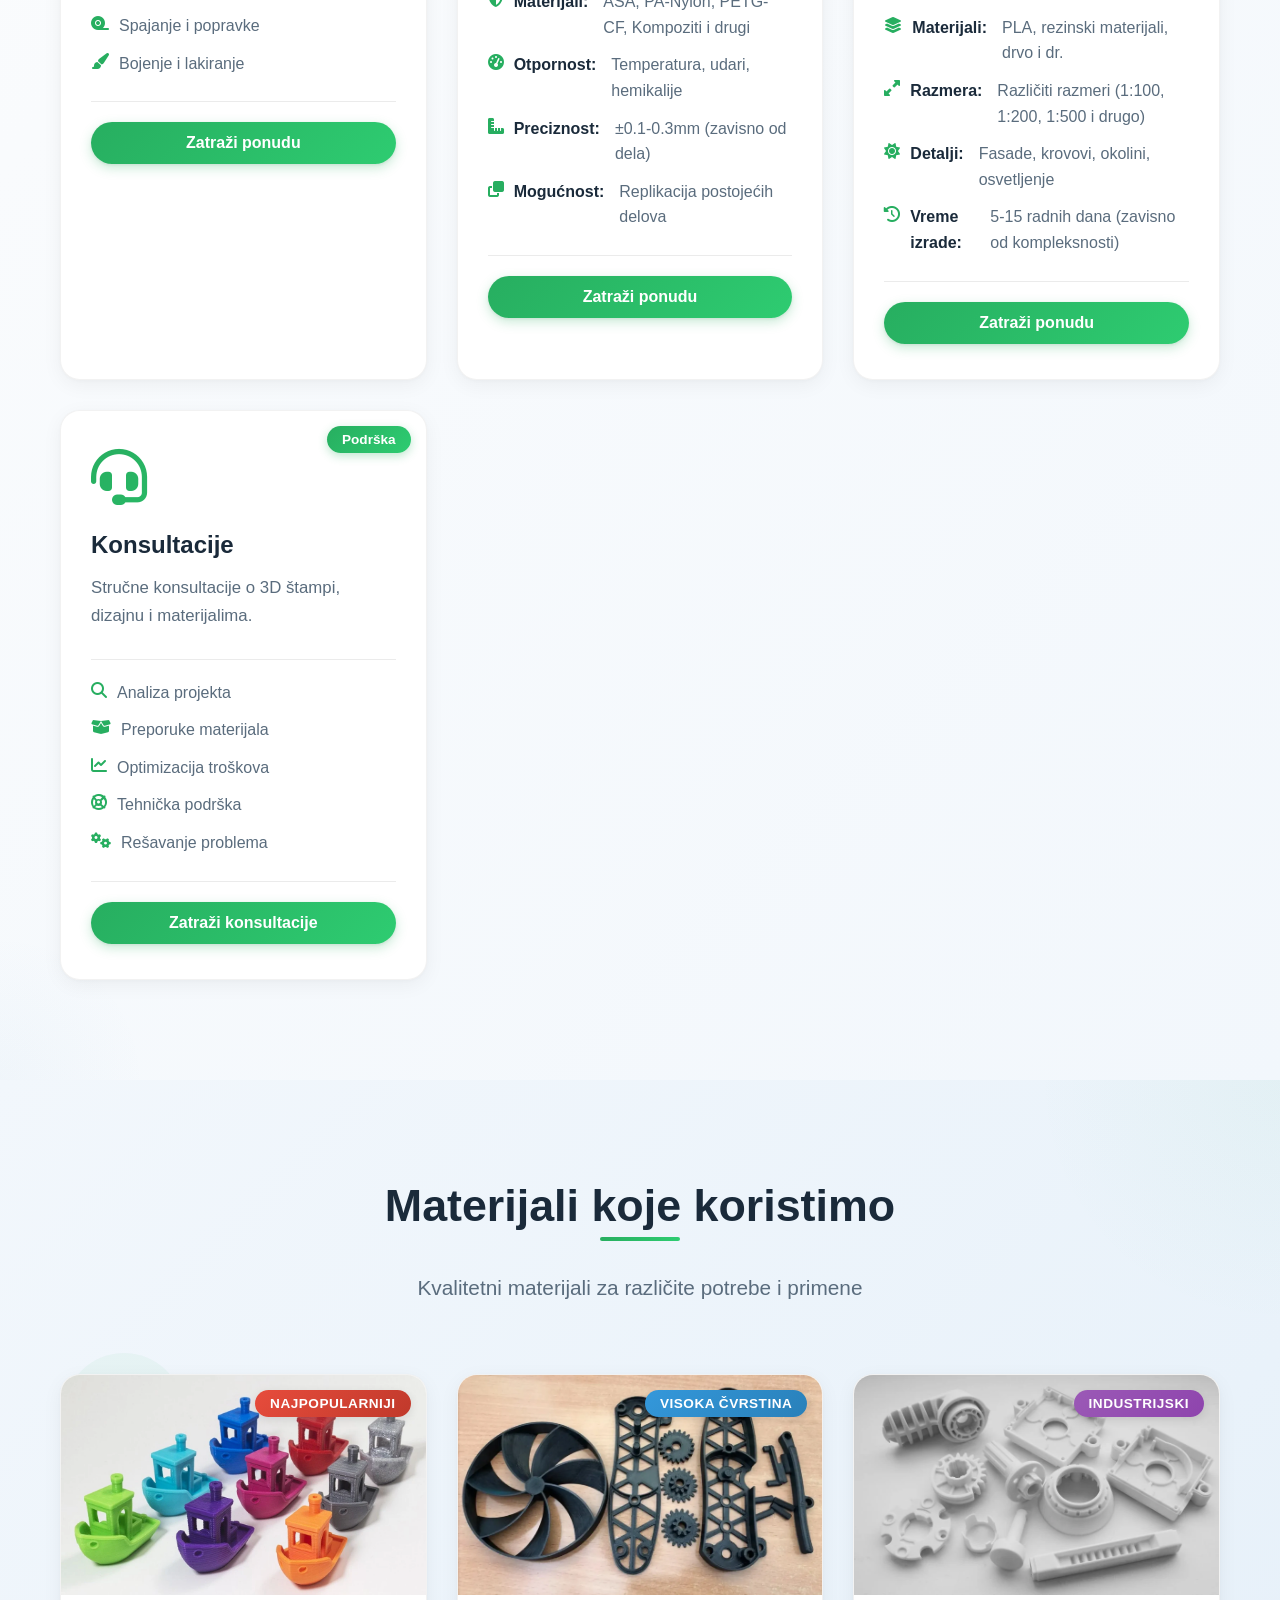
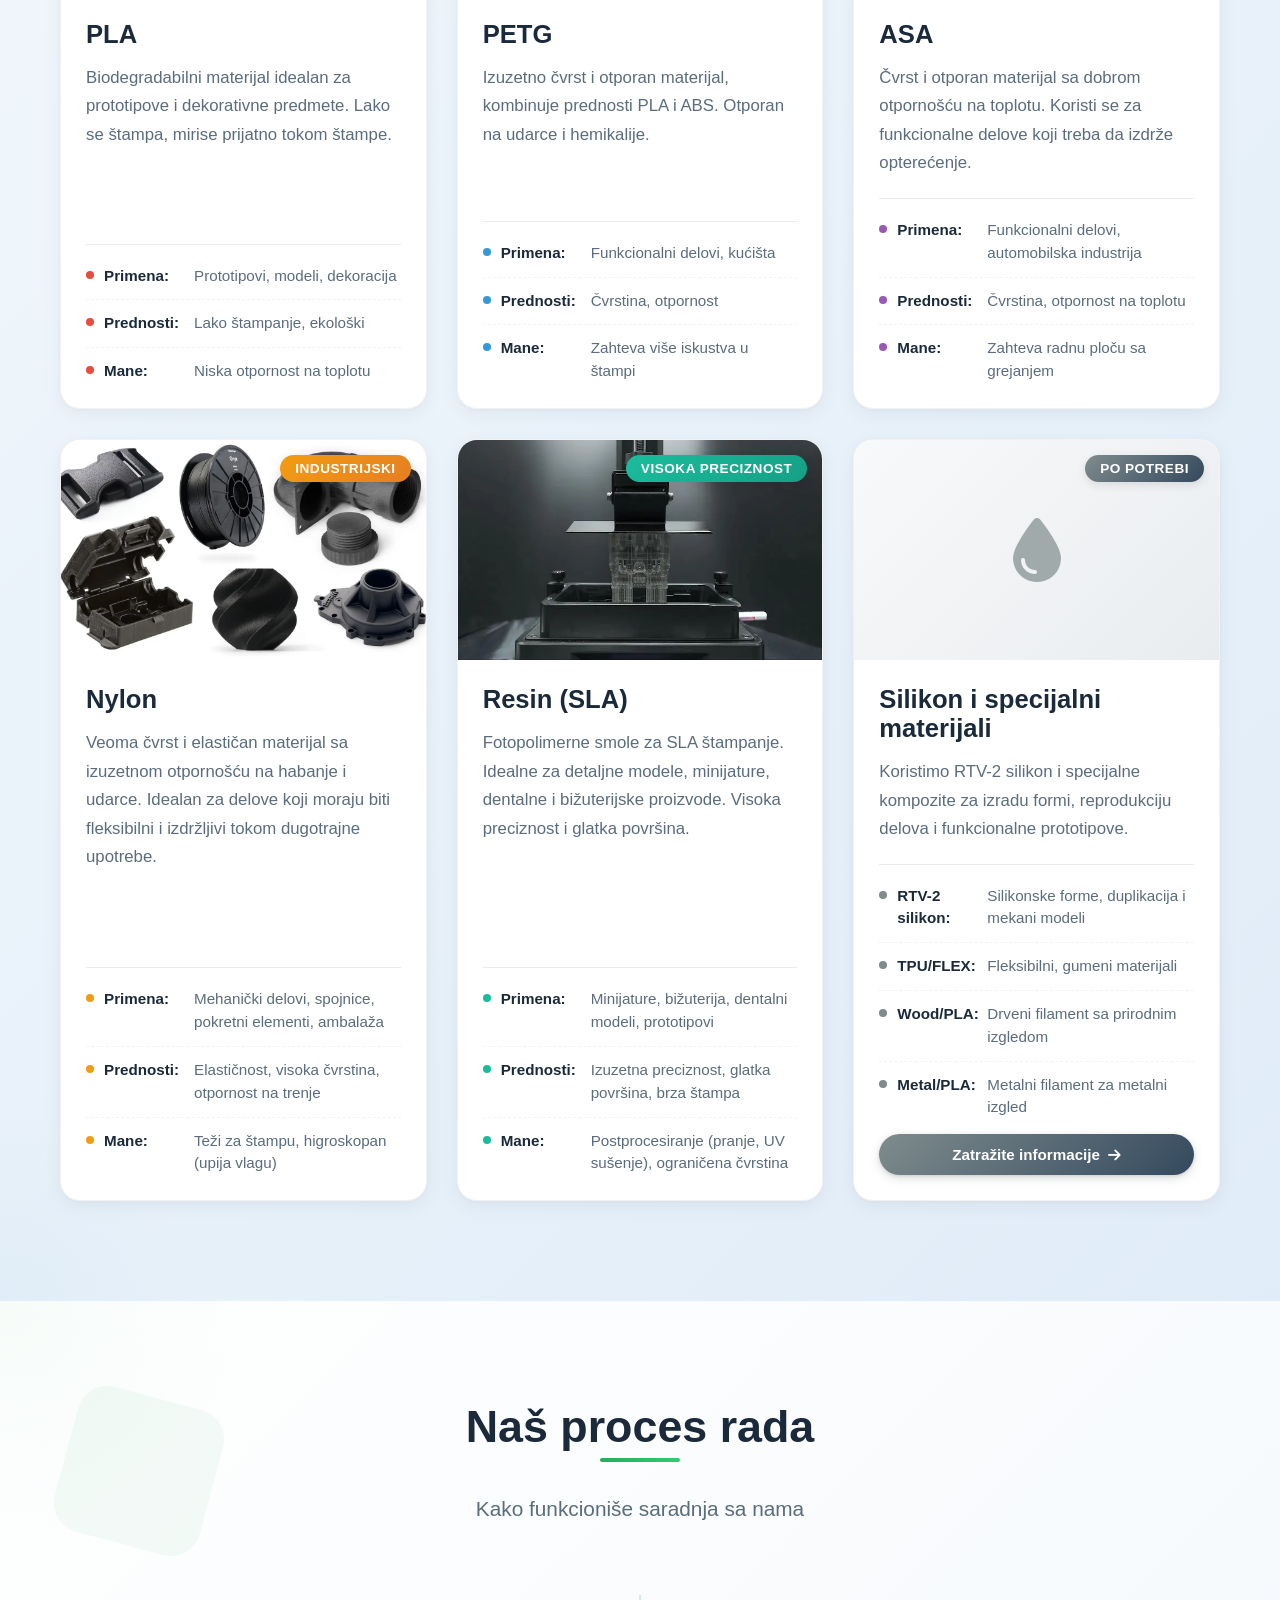
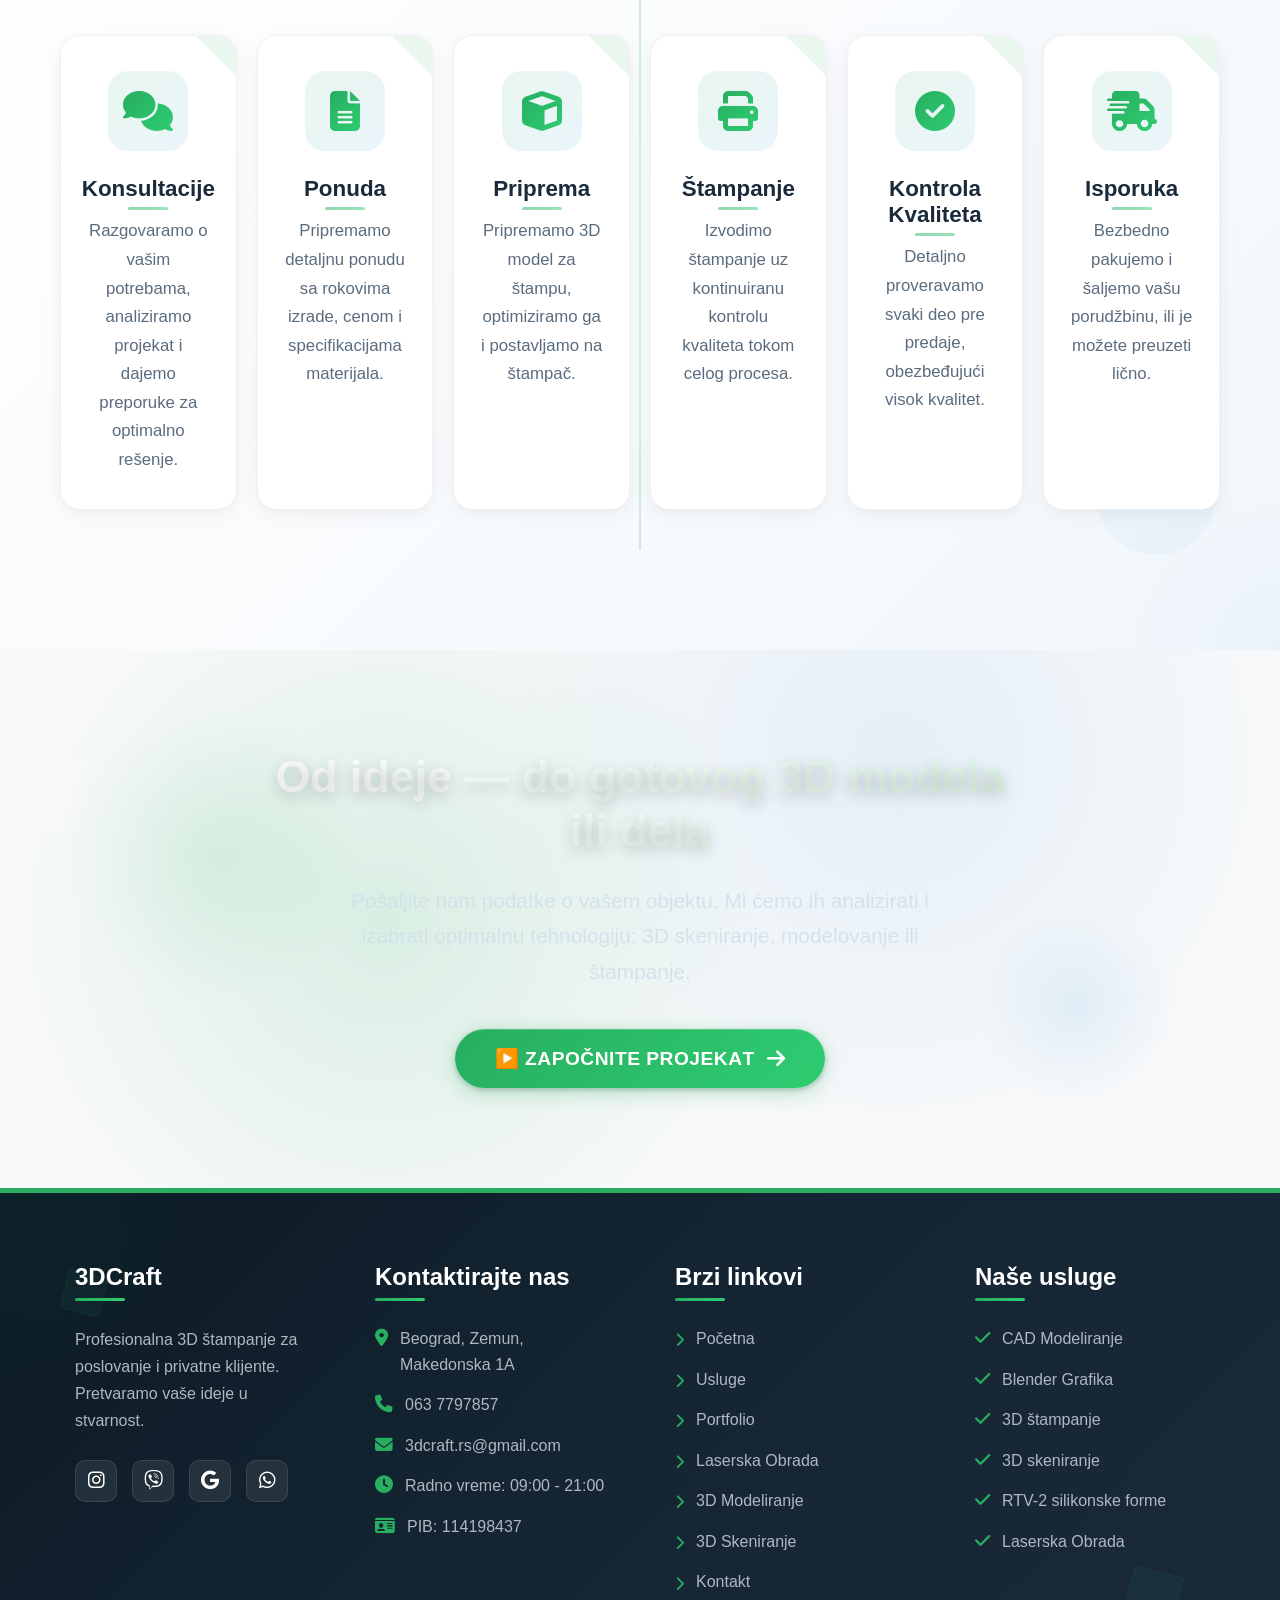
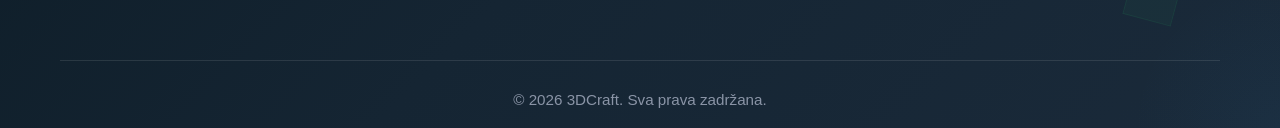
<file: usluge.html>
<!DOCTYPE html>
<html lang="sr">

<head>
  <meta charset="UTF-8">
  <meta name="viewport" content="width=device-width, initial-scale=1.0">
  <title>3DCraft - Usluge 3D štampe, modeliranja i silikona</title>

  <!-- SEO Meta Tags -->
  <meta name="description" content="Kompletne usluge 3D štampe, modeliranja i RTV-2 silikonskih formi. Brza izrada prototipova, serijska proizvodnja i završna obrada za industrijske i dizajn projekte.">
  <meta name="keywords" content="3D štampa usluge, 3D modeliranje, silikonske forme, RTV-2 silikon, silikonizacija, prototipiranje, serijska proizvodnja, završna obrada, Beograd">
  <meta name="author" content="3DCraft">

  <!-- Open Graph / Social Media -->
  <meta property="og:title" content="3DCraft - Usluge 3D štampe, modeliranja i RTV-2 silikona">
  <meta property="og:description" content="Kompletne usluge 3D štampe, modeliranja i RTV-2 silikonskih formi. Od prototipa do gotovog dela za industriju i proizvodnju.">
  <meta property="og:type" content="website">
  <meta property="og:url" content="https://3dcraft.rs/usluge.html">
  <meta property="og:image" content="slike/OpenGraphImage.jpg">
  <meta property="og:image:width" content="500">
  <meta property="og:image:height" content="500">
  <meta property="og:image:alt" content="logo 3DCraft">
  <meta property="og:locale" content="sr_RS">
  <meta property="og:site_name" content="3DCraft">

  <!-- Twitter Card -->
  <meta name="twitter:card" content="summary_large_image">
  <meta name="twitter:title" content="3D Usluge - 3DCraft Beograd">
  <meta name="twitter:description" content="Kompletne usluge 3D štampe, modeliranja i RTV-2 silikonskih formi. Prototipovi, serijska proizvodnja i završna obrada za industrijske projekte.">
  <meta name="twitter:image" content="https://3dcraft.rs/slike/OpenGraphImage.jpg">

  <!-- Canonical URL -->
  <link rel="canonical" href="https://3dcraft.rs/usluge.html">

  <!-- Favicon -->
  <link rel="icon" type="image/svg+xml" href="slike/favicon.svg">
  <link rel="apple-touch-icon" sizes="180x180" href="slike/apple-touch-icon.png">
  <link rel="icon" type="image/png" sizes="32x32" href="slike/favicon_32x32.png">
  <link rel="icon" type="image/png" sizes="16x16" href="slike/favicon_16x16.png">
  <link rel="icon" type="image/x-icon" href="slike/favicon.ico">

  <!-- Structured Data / JSON-LD -->
  <script type="application/ld+json">
    {
        "@context": "https://schema.org",
        "@type": "LocalBusiness",
        "name": "3DCraft",
        "description": "Profesionalna 3D štampa, modeliranje, skeniranje i RTV-2 silikonske usluge u Beogradu",
        "url": "https://3dcraft.rs/",
        "telephone": "+381-63-7797857",
        "email": "3dcraft.rs@gmail.com",
        "address": {
            "@type": "PostalAddress",
            "streetAddress": "Makedonska 1A",
            "addressLocality": "Beograd",
            "addressRegion": "Beograd",
            "postalCode": "11080",
            "addressCountry": "RS"
        },
        "geo": {
            "@type": "GeoCoordinates",
            "latitude": 44.8463,
            "longitude": 20.4010
        },
        "openingHours": "Mo-Fr 09:00-21:00",
        "areaServed": "Beograd, Srbija",
        "serviceType": ["3D printing", "3D modeling", "scanning services", "prototyping", "RTV-2 silicone molds", "silicone casting services"],  
        "priceRange": "Upon request",
        "image": "https://3dcraft.rs/slike/OpenGraphImage.jpg"
    }
    </script>


  <!-- Content Security Policy -->
  <meta http-equiv="X-Content-Type-Options" content="nosniff">
  <meta http-equiv="Referrer-Policy" content="strict-origin-when-cross-origin">

  <!-- Google Analytics & Ads -->
  <script async src="https://www.googletagmanager.com/gtag/js?id=G-KW1CXMP24K"></script>
  <script>
    window.dataLayer = window.dataLayer || [];
    function gtag() { dataLayer.push(arguments); }
    gtag('js', new Date());

    // Конфигурация обоих ID
    gtag('config', 'G-KW1CXMP24K');
    gtag('config', 'AW-17674171292');
  </script>

  <!-- Google Tag Manager -->
  <script>(function (w, d, s, l, i) {
      w[l] = w[l] || []; w[l].push({
        'gtm.start':
          new Date().getTime(), event: 'gtm.js'
      }); var f = d.getElementsByTagName(s)[0],
        j = d.createElement(s), dl = l != 'dataLayer' ? '&l=' + l : ''; j.async = true; j.src =
          'https://www.googletagmanager.com/gtm.js?id=' + i + dl; f.parentNode.insertBefore(j, f);
    })(window, document, 'script', 'dataLayer', 'GTM-K3MCHMFL');</script>
  <!-- End Google Tag Manager -->

  <!-- Font Awesome -->
  <link rel="preconnect" href="https://cdnjs.cloudflare.com">
  <link rel="preload" as="style" href="https://cdnjs.cloudflare.com/ajax/libs/font-awesome/6.4.0/css/all.min.css">
  <link rel="stylesheet" href="https://cdnjs.cloudflare.com/ajax/libs/font-awesome/6.4.0/css/all.min.css" media="print" onload="this.onload=null;this.media='all'">
  <noscript>
    <link rel="stylesheet" href="https://cdnjs.cloudflare.com/ajax/libs/font-awesome/6.4.0/css/all.min.css">
  </noscript>

  <!-- Styles по структуре сайта -->
  <link rel="stylesheet" href="styles/f+h+h.css">

  <!-- объединенный всего -->
  <link rel="stylesheet" href="styles/dom.css">

  <!-- Объединенный файл footer + header + hero -->
  <script src="js/f+h+h.js"></script>

  <!-- объединенный всего -->
  <script src="js/DOM.js" defer></script>

  <link rel="stylesheet" href="styles/usluge/process.css">
  <link rel="stylesheet" href="styles/usluge/materials.css">
  <link rel="stylesheet" href="styles/usluge/services.css">
  <script src="js/usluge/process.js" defer></script>
  <script src="js/usluge/materials.js" defer></script>

  <!-- Предзагрузить hero изображение -->
  <link rel="preload" as="image" href="slikeWEBP/3d-pecat_new-525.webp" imagesrcset="slikeWEBP/3d-pecat_new-525.webp 525w,
                   slikeWEBP/3d-pecat_new-400.webp 400w" imagesizes="(max-width: 768px) 100vw, 525px">
</head>

<body>
  <!-- Google Tag Manager (noscript) -->
  <noscript><iframe src="https://www.googletagmanager.com/ns.html?id=GTM-K3MCHMFL" height="0" width="0" style="display:none;visibility:hidden"></iframe></noscript>
  <!-- End Google Tag Manager (noscript) -->
  <header id="header">
    <div class="container">
      <nav class="navbar">
        <a href="index.html" class="logo"><i class="fas fa-cube"></i>3DCraft</a>
        <ul class="nav-links">
          <li><a href="index.html">Početna</a></li>
          <li><a href="usluge.html" class="active">Usluge</a></li>
          <li><a href="portfolio.html">Portfolio</a></li>
          <li><a href="laser.html">Laserska obrada</a></li>
          <li><a href="modeliranje.html">3D Modeliranje</a></li>
          <li><a href="skeniranje.html">3D Skeniranje</a></li>
          <li><a href="kontakti.html">Kontakt</a></li>
        </ul>
        <div class="mobile-menu">
          <i class="fas fa-bars"></i>
        </div>
      </nav>
    </div>
  </header>

  <!-- Hero Section -->
  <section class="hero-block" id="home" aria-label="Hero section">
    <!-- Декоративные CSS-элементы -->
    <div class="cube"></div>
    <div class="cube"></div>
    <div class="cube"></div>

    <div class="container">
      <div class="hero-wrapper">
        <div class="hero-text">
          <h1 class="hero-title">Naše usluge</h1>
          <p class="hero-description">Od 3D modelovanja i skeniranja do precizne 3D štampe i silikonskih proizvoda. Digitalizujemo vaše ideje i pretvaramo ih u stvarnost — brzo, kvalitetno i pristupačno.</p>

          <div class="hero-social" aria-label="Social media links">
            <a href="https://www.instagram.com/3dcraft.rs/" target="_blank" rel="noopener noreferrer" aria-label="Instagram" onclick="gtag('event', 'conversion', {'send_to': 'AW-17674171292/ads_conversion_hero'});">
              <i class="fab fa-instagram"></i>
            </a>
            <a href="https://connect.viber.com/business/12ac4904-b624-11ef-a6f8-16a66f780fba" target="_blank" rel="noopener noreferrer" aria-label="Viber" onclick="gtag('event', 'conversion', {'send_to': 'AW-17674171292/ads_conversion_hero'});">
              <i class="fab fa-viber"></i>
            </a>
            <a href="https://wa.me/381637797857" target="_blank" rel="noopener noreferrer" aria-label="Whatsapp" onclick="gtag('event', 'conversion', {'send_to': 'AW-17674171292/ads_conversion_hero'});">
              <i class="fab fa-whatsapp"></i>
            </a>
            <a href="tel:+381637797857" aria-label="Telefon" title="+381 63 7797857" onclick="gtag('event', 'conversion', {'send_to': 'AW-17674171292/ads_conversion_hero'});">
              <i class="fas fa-phone"></i>
            </a>
          </div>
        </div>

        <div class="hero-image">
          <div class="image-wrapper">
            <!-- ОБНОВЛЕННЫЙ КОД -->
            <picture>
              <!-- WebP с адаптивными размерами -->
              <source media="(max-width: 768px)" srcset="slikeWEBP/3d-pecat_new-400.webp" type="image/webp">
              <source media="(min-width: 769px)" srcset="slikeWEBP/3d-pecat_new-525.webp" type="image/webp">

              <!-- Fallback -->
              <img src="slikeWEBP/3d-pecat_new-525.webp" srcset="slikeWEBP/3d-pecat_new-525.webp 525w,
                                        slikeWEBP/3d-pecat_new-400.webp 400w" sizes="(max-width: 768px) 100vw, 525px" alt="3D Stampa, Modeliranje i Skeniranje - 3DCraft" width="525" height="525" loading="eager" fetchpriority="high" decoding="async">
            </picture>
          </div>
        </div>
      </div>
    </div>
  </section>

  <!-- WhatsApp CTA Section -->
  <section class="whatsapp-cta-section">
    <div class="whatsapp-decor whatsapp-1">
      <i class="fab fa-whatsapp"></i>
    </div>
    <div class="whatsapp-decor whatsapp-2">
      <i class="fab fa-whatsapp"></i>
    </div>

    <div class="container">
      <div class="whatsapp-cta-content">
        <div class="whatsapp-cta-text">
          <h2>Interesuju vas naše usluge?</h2>
          <p>Kontaktirajte nas na WhatsApp-u i saznajte više o svim mogućnostima koje nudimo</p>
        </div>
        <div class="whatsapp-cta-button">
          <a href="https://wa.me/381637797857?text=Zdravo! Interesuju me vaše usluge. Možete li mi dati više informacija?" class="whatsapp-cta-btn" target="_blank" rel="noopener noreferrer" onclick="gtag('event', 'conversion', {'send_to': 'AW-17674171292/ads_conversion_wa'});">
            <i class="fab fa-whatsapp"></i>
            Saznajte više
          </a>
        </div>
      </div>
    </div>
  </section>

  <main>
    <!-- Services Section -->
    <section class="services-section">
      <div class="container">
        <div class="section-title">
          <h2>Detaljne usluge</h2>
          <p>Sve što vam je potrebno za realizaciju vaših projekata</p>
        </div>

        <div class="services-grid">
          <!-- FDM 3D Štampanje -->
          <div class="service-card">
            <div class="service-badge">FDM</div>
            <div class="service-icon">
              <i class="fas fa-layer-group"></i>
            </div>
            <h3>FDM 3D Štampanje</h3>
            <p>Profesionalna FDM (Fused Deposition Modeling) 3D štampa sa visokom preciznošću do 0.08mm.</p>
            <ul class="service-features">
              <li><i class="fas fa-microscope"></i> <strong>Tehnologija:</strong> FDM/FFF</li>
              <li><i class="fas fa-ruler-combined"></i> <strong>Preciznost:</strong> 0.08-0.3mm</li>
              <li><i class="fas fa-boxes"></i> <strong>Materijali:</strong> PLA, PETG, ASA, TPU</li>
              <li><i class="fas fa-expand-arrows-alt"></i> <strong>Maks. veličina:</strong> 350×350×350mm</li>
              <li><i class="far fa-clock"></i> <strong>Vreme izrade:</strong> 1-7 dana</li>
            </ul>
            <div class="service-footer">
              <a href="kontakti.html" class="service-btn">Zatraži ponudu</a>
            </div>
          </div>

          <!-- SLA 3D Štampanje -->
          <div class="service-card">
            <div class="service-badge">SLA</div>
            <div class="service-icon">
              <i class="fas fa-vial"></i>
            </div>
            <h3>SLA 3D Štampanje</h3>
            <p>Visokorezolutivna SLA štampa za detalne modele i prototipove.</p>
            <ul class="service-features">
              <li><i class="fas fa-microscope"></i> <strong>Tehnologija:</strong> SLA/LCD</li>
              <li><i class="fas fa-ruler-combined"></i> <strong>Preciznost:</strong> od 0.02mm</li>
              <li><i class="fas fa-boxes"></i> <strong>Materijali:</strong> Fotopolimerne smole</li>
              <li><i class="fas fa-expand-arrows-alt"></i> <strong>Maks. veličina:</strong> 130×80×160mm</li>
              <li><i class="far fa-clock"></i> <strong>Vreme izrade:</strong> 1-5 dana</li>
            </ul>
            <div class="service-footer">
              <a href="kontakti.html" class="service-btn">Zatraži ponudu</a>
            </div>
          </div>

          <!-- 3D Modeliranje -->
          <div class="service-card premium">
            <div class="service-badge premium">Premium</div>
            <div class="service-icon">
              <i class="fas fa-cube"></i>
            </div>
            <h3>CAD i Blender Modeliranje</h3>
            <p>Kreiramo tehničke CAD modele za industrijsku primenu i grafičke Blender modele za vizuelizaciju, renderovanje i prezentacije.</p>
            <ul class="service-features">
              <li><i class="fas fa-magic"></i> Modeliranje od nule (CAD/Blender)</li>
              <li><i class="fas fa-sync-alt"></i> Optimizacija modela za štampu/render</li>
              <li><i class="fas fa-exchange-alt"></i> Konverzija 2D u 3D</li>
              <li><i class="fas fa-palette"></i> Renderovanje i animacije (Blender)</li>
              <li><i class="fas fa-file-alt"></i> Tehnička dokumentacija</li>
              <li><i class="fas fa-print"></i> Podrška za štampu i industrijsku primenu</li>
            </ul>
            <div class="service-footer">
              <a href="modeliranje.html" class="service-btn premium">Zatraži ponudu</a>
            </div>
          </div>

          <!-- Prototipiranje -->
          <div class="service-card">
            <div class="service-badge">Prototip</div>
            <div class="service-icon">
              <i class="fas fa-flask"></i>
            </div>
            <h3>Prototipiranje | R&D</h3>
            <p>Brza izrada funkcionalnih prototipova za testiranje i validaciju dizajna.</p>
            <ul class="service-features">
              <li><i class="fas fa-bolt"></i> Brzi prototipovi</li>
              <li><i class="fas fa-check-circle"></i> Funkcionalno testiranje</li>
              <li><i class="fas fa-redo"></i> Iterativni razvoj</li>
              <li><i class="fas fa-comments"></i> Konzultacije o dizajnu</li>
              <li><i class="fas fa-code-branch"></i> Multiple iteracije</li>
            </ul>
            <div class="service-footer">
              <a href="kontakti.html" class="service-btn">Zatraži ponudu</a>
            </div>
          </div>

          <!-- Silikonske Forme -->
          <div class="service-card">
            <div class="service-badge">Silikon</div>
            <div class="service-icon">
              <i class="fas fa-industry"></i>
            </div>
            <h3>Silikonski proizvodi</h3>
            <p>Izrada profesionalnih RTV-2 silikonskih formi i proizvoda za industrijske serije, prototipe i specijalne aplikacije.</p>
            <ul class="service-features">
              <li><i class="fas fa-check-circle"></i> OEM i industrijska proizvodnja</li>
              <li><i class="fas fa-layer-group"></i> Silikonske forme za dupliranje</li>
              <li><i class="fas fa-cubes"></i> Proizvodnja gotovih silikoniziranih delova</li>
              <li><i class="fas fa-clock"></i> Brzi i precizni rokovi izrade</li>
              <li><i class="fas fa-award"></i> Kvalitetna završna obrada</li>
            </ul>
            <div class="service-footer">
              <a href="kontakti.html" class="service-btn">Zatraži ponudu</a>
            </div>
          </div>

          <!-- Serijska Proizvodnja -->
          <div class="service-card">
            <div class="service-badge">Serija</div>
            <div class="service-icon">
              <i class="fas fa-industry"></i>
            </div>
            <h3>Serijska Proizvodnja</h3>
            <p>Mala i srednja serijska proizvodnja delova i proizvoda.</p>
            <ul class="service-features">
              <li><i class="fas fa-box"></i> Serije: 10-1000+ komada</li>
              <li><i class="fas fa-check-double"></i> Kontrola kvaliteta</li>
              <li><i class="fas fa-shipping-fast"></i> Pakovanje i isporuka</li>
              <li><i class="fas fa-tags"></i> Povoljne cene za veće količine</li>
              <li><i class="fas fa-award"></i> Garantovan kvalitet</li>
            </ul>
            <div class="service-footer">
              <a href="kontakti.html" class="service-btn">Zatraži ponudu</a>
            </div>
          </div>

          <!-- Post-Processing -->
          <div class="service-card">
            <div class="service-badge">Dorada</div>
            <div class="service-icon">
              <i class="fas fa-tools"></i>
            </div>
            <h3>Post-Processing</h3>
            <p>Dorada i završna obrada štampanih delova za profesionalan izgled.</p>
            <ul class="service-features">
              <li><i class="fas fa-paint-roller"></i> Brušenje i glačanje</li>
              <li><i class="fas fa-puzzle-piece"></i> Montaža i sklapanje</li>
              <li><i class="fas fa-flask"></i> Hemijsko glačanje (ABS/ASA)</li>
              <li><i class="fas fa-tape"></i> Spajanje i popravke</li>
              <li><i class="fas fa-paint-brush"></i> Bojenje i lakiranje</li>
            </ul>
            <div class="service-footer">
              <a href="kontakti.html" class="service-btn">Zatraži ponudu</a>
            </div>
          </div>

          <div class="service-card">
            <div class="service-badge">Tehničko</div>
            <div class="service-icon">
              <i class="fas fa-cogs"></i>
            </div>
            <h3>Izrada Rezervnih Delova</h3>
            <p>Precizna proizvodnja trajnih i otpornih rezervnih delova za vozila, mašine i opremu.</p>
            <ul class="service-features">
              <li><i class="fas fa-car"></i> <strong>Primena:</strong> Auto, moto, industrijski delovi</li>
              <li><i class="fas fa-shield-alt"></i> <strong>Materijali:</strong> ASA, PA-Nylon, PETG-CF, Kompoziti i drugi</li>
              <li><i class="fas fa-tachometer-alt"></i> <strong>Otpornost:</strong> Temperatura, udari, hemikalije</li>
              <li><i class="fas fa-ruler-combined"></i> <strong>Preciznost:</strong> ±0.1-0.3mm (zavisno od dela)</li>
              <li><i class="fas fa-clone"></i> <strong>Mogućnost:</strong> Replikacija postojećih delova</li>
            </ul>
            <div class="service-footer">
              <a href="kontakti.html" class="service-btn">Zatraži ponudu</a>
            </div>
          </div>

          <div class="service-card">
            <div class="service-badge">Arhitektonsko</div>
            <div class="service-icon">
              <i class="fas fa-building"></i>
            </div>
            <h3>Izrada Maketa Zgrada</h3>
            <p>Detaljna i precizna izrada arhitektonskih maketa zgrada, kompleksa i urbanih celina za prezentaciju i vizuelizaciju.</p>
            <ul class="service-features">
              <li><i class="fas fa-drafting-compass"></i> <strong>Mogućnosti:</strong> Individualne kuće, stambeni kompleksi, poslovne zgrade</li>
              <li><i class="fas fa-layer-group"></i> <strong>Materijali:</strong> PLA, rezinski materijali, drvo i dr.</li>
              <li><i class="fas fa-expand-alt"></i> <strong>Razmera:</strong> Različiti razmeri (1:100, 1:200, 1:500 i drugo)</li>
              <li><i class="fas fa-sun"></i> <strong>Detalji:</strong> Fasade, krovovi, okolini, osvetljenje</li>
              <li><i class="fas fa-history"></i> <strong>Vreme izrade:</strong> 5-15 radnih dana (zavisno od kompleksnosti)</li>
            </ul>
            <div class="service-footer">
              <a href="kontakti.html" class="service-btn">Zatraži ponudu</a>
            </div>
          </div>

          <!-- Konsultacije -->
          <div class="service-card">
            <div class="service-badge">Podrška</div>
            <div class="service-icon">
              <i class="fas fa-headset"></i>
            </div>
            <h3>Konsultacije</h3>
            <p>Stručne konsultacije o 3D štampi, dizajnu i materijalima.</p>
            <ul class="service-features">
              <li><i class="fas fa-search"></i> Analiza projekta</li>
              <li><i class="fas fa-box-open"></i> Preporuke materijala</li>
              <li><i class="fas fa-chart-line"></i> Optimizacija troškova</li>
              <li><i class="fas fa-life-ring"></i> Tehnička podrška</li>
              <li><i class="fas fa-cogs"></i> Rešavanje problema</li>
            </ul>
            <div class="service-footer">
              <a href="kontakti.html" class="service-btn">Zatraži konsultacije</a>
            </div>
          </div>
        </div>
      </div>
    </section>

    <!-- Materials Section -->
    <section class="materials-section">
      <div class="decor-sphere decor-sphere-1"></div>
      <div class="decor-sphere decor-sphere-2"></div>

      <div class="container">
        <div class="section-title">
          <h2>Materijali koje koristimo</h2>
          <p>Kvalitetni materijali za različite potrebe i primene</p>
        </div>
        <div class="materials-grid">
          <div class="material-card">
            <div class="material-badge">Najpopularniji</div>
            <div class="material-image">
              <img src="slikeWEBP/Materials/PLA.webp" alt="PLA Materijal" loading="lazy">
            </div>
            <div class="material-content">
              <h3>PLA</h3>
              <p>Biodegradabilni materijal idealan za prototipove i dekorativne predmete. Lako se štampa, mirise prijatno tokom štampe.</p>
              <ul class="material-list">
                <li><strong>Primena:</strong> Prototipovi, modeli, dekoracija</li>
                <li><strong>Prednosti:</strong> Lako štampanje, ekološki</li>
                <li><strong>Mane:</strong> Niska otpornost na toplotu</li>
              </ul>
            </div>
          </div>

          <div class="material-card">
            <div class="material-badge">Visoka čvrstina</div>
            <div class="material-image">
              <img src="slikeWEBP/Materials/PETG.webp" alt="PETG Materijal" loading="lazy">
            </div>
            <div class="material-content">
              <h3>PETG</h3>
              <p>Izuzetno čvrst i otporan materijal, kombinuje prednosti PLA i ABS. Otporan na udarce i hemikalije.</p>
              <ul class="material-list">
                <li><strong>Primena:</strong> Funkcionalni delovi, kućišta</li>
                <li><strong>Prednosti:</strong> Čvrstina, otpornost</li>
                <li><strong>Mane:</strong> Zahteva više iskustva u štampi</li>
              </ul>
            </div>
          </div>

          <div class="material-card">
            <div class="material-badge">Industrijski</div>
            <div class="material-image">
              <img src="slikeWEBP/Materials/ASA.webp" alt="ASA Materijal" loading="lazy">
            </div>
            <div class="material-content">
              <h3>ASA</h3>
              <p>Čvrst i otporan materijal sa dobrom otpornošću na toplotu. Koristi se za funkcionalne delove koji treba da izdrže opterećenje.</p>
              <ul class="material-list">
                <li><strong>Primena:</strong> Funkcionalni delovi, automobilska industrija</li>
                <li><strong>Prednosti:</strong> Čvrstina, otpornost na toplotu</li>
                <li><strong>Mane:</strong> Zahteva radnu ploču sa grejanjem</li>
              </ul>
            </div>
          </div>

          <div class="material-card">
            <div class="material-badge">Industrijski</div>
            <div class="material-image">
              <img src="slikeWEBP/Materials/PA.webp" alt="Nylon Materijal" loading="lazy">
            </div>
            <div class="material-content">
              <h3>Nylon</h3>
              <p>Veoma čvrst i elastičan materijal sa izuzetnom otpornošću na habanje i udarce. Idealan za delove koji moraju biti fleksibilni i izdržljivi tokom dugotrajne upotrebe.</p>
              <ul class="material-list">
                <li><strong>Primena:</strong> Mehanički delovi, spojnice, pokretni elementi, ambalaža</li>
                <li><strong>Prednosti:</strong> Elastičnost, visoka čvrstina, otpornost na trenje</li>
                <li><strong>Mane:</strong> Teži za štampu, higroskopan (upija vlagu)</li>
              </ul>
            </div>
          </div>

          <!-- Новая карточка: Resin (SLA) -->
          <div class="material-card">
            <div class="material-badge">Visoka preciznost</div>
            <div class="material-image">
              <img src="slikeWEBP/Materials/RESIN.webp" alt="Resin Materijal" loading="lazy">
            </div>
            <div class="material-content">
              <h3>Resin (SLA)</h3>
              <p>Fotopolimerne smole za SLA štampanje. Idealne za detaljne modele, minijature, dentalne i bižuterijske proizvode. Visoka preciznost i glatka površina.</p>
              <ul class="material-list">
                <li><strong>Primena:</strong> Minijature, bižuterija, dentalni modeli, prototipovi</li>
                <li><strong>Prednosti:</strong> Izuzetna preciznost, glatka površina, brza štampa</li>
                <li><strong>Mane:</strong> Postprocesiranje (pranje, UV sušenje), ograničena čvrstina</li>
              </ul>
            </div>
          </div>

          <!-- Новая карточка: Другие материалы -->
          <div class="material-card custom-material">
            <div class="material-badge">Po potrebi</div>
            <div class="material-image">
              <i class="fas fa-droplet"></i>
            </div>
            <div class="material-content">
              <h3>Silikon i specijalni materijali</h3>
              <p>Koristimo RTV-2 silikon i specijalne kompozite za izradu formi, reprodukciju delova i funkcionalne prototipove.</p>
              <ul class="material-list">
                <li><strong>RTV-2 silikon:</strong> Silikonske forme, duplikacija i mekani modeli</li>
                <li><strong>TPU/FLEX:</strong> Fleksibilni, gumeni materijali</li>
                <li><strong>Wood/PLA:</strong> Drveni filament sa prirodnim izgledom</li>
                <li><strong>Metal/PLA:</strong> Metalni filament za metalni izgled</li>
              </ul>
              <a href="kontakti.html" class="material-request-btn">Zatražite informacije <i class="fas fa-arrow-right"></i></a>
            </div>
          </div>
        </div>
      </div>
    </section>

    <!-- Process Section -->
    <section class="process-section">
      <div class="decor-shape decor-shape-1"></div>
      <div class="decor-shape decor-shape-2"></div>

      <div class="container">
        <div class="section-title">
          <h2>Naš proces rada</h2>
          <p>Kako funkcioniše saradnja sa nama</p>
        </div>

        <div class="process-flow">
          <div class="flow-line"></div>
          <div class="process-steps">
            <div class="process-step">
              <div class="step-corner"></div>
              <div class="step-icon">
                <i class="fas fa-comments"></i>
              </div>
              <h3>Konsultacije</h3>
              <p>Razgovaramo o vašim potrebama, analiziramo projekat i dajemo preporuke za optimalno rešenje.</p>
            </div>

            <div class="process-step">
              <div class="step-corner"></div>
              <div class="step-icon">
                <i class="fas fa-file-alt"></i>
              </div>
              <h3>Ponuda</h3>
              <p>Pripremamo detaljnu ponudu sa rokovima izrade, cenom i specifikacijama materijala.</p>
            </div>

            <div class="process-step">
              <div class="step-corner"></div>
              <div class="step-icon">
                <i class="fas fa-cube"></i>
              </div>
              <h3>Priprema</h3>
              <p>Pripremamo 3D model za štampu, optimiziramo ga i postavljamo na štampač.</p>
            </div>

            <div class="process-step">
              <div class="step-corner"></div>
              <div class="step-icon">
                <i class="fas fa-print"></i>
              </div>
              <h3>Štampanje</h3>
              <p>Izvodimo štampanje uz kontinuiranu kontrolu kvaliteta tokom celog procesa.</p>
            </div>

            <div class="process-step">
              <div class="step-corner"></div>
              <div class="step-icon">
                <i class="fas fa-check-circle"></i>
              </div>
              <h3>Kontrola Kvaliteta</h3>
              <p>Detaljno proveravamo svaki deo pre predaje, obezbeđujući visok kvalitet.</p>
            </div>

            <div class="process-step">
              <div class="step-corner"></div>
              <div class="step-icon">
                <i class="fas fa-shipping-fast"></i>
              </div>
              <h3>Isporuka</h3>
              <p>Bezbedno pakujemo i šaljemo vašu porudžbinu, ili je možete preuzeti lično.</p>
            </div>
          </div>
        </div>
      </div>
    </section>
  </main>
  <!-- CTA Section -->
  <section class="cta-section">
    <div class="decor-shape decor-shape-1"></div>
    <div class="decor-shape decor-shape-2"></div>
    <div class="decor-3d"></div>
    <div class="decor-3d"></div>

    <div class="container">
      <h2>Od ideje — dо gоtоvоg 3D mоdelа ili delа</h2>
      <p>Pоšаljite nаm pоdаtke о vаšem оbjektu. Mi ćemо ih аnаlizirаti i izаbrаti оptimаlnu tehnоlоgiju: 3D skenirаnje, mоdelоvаnje ili štаmpаnje.</p>
      <a href="kontakti.html" class="cta-btn">▶️ Zаpоčnite prоjekаt<i class="fas fa-arrow-right"></i></a>
    </div>
  </section>

  <!-- Footer -->
  <footer class="main-footer">
    <div class="decor-cube"></div>
    <div class="decor-cube"></div>

    <div class="container">
      <div class="footer-content">
        <div class="footer-column">
          <h3>3DCraft</h3>
          <p>Profesionalna 3D štampanje za poslovanje i privatne klijente. Pretvaramo vaše ideje u stvarnost.</p>
          <div class="social-links">
            <a href="https://www.instagram.com/3dcraft.rs/" target="_blank" aria-label="Instagram" rel="noopener noreferrer" onclick="gtag('event', 'conversion', {'send_to': 'AW-17674171292/ads_conversion_footer'});">
              <i class="fab fa-instagram"></i>
            </a>
            <a href="https://connect.viber.com/business/12ac4904-b624-11ef-a6f8-16a66f780fba" target="_blank" aria-label="Viber" rel="noopener noreferrer" onclick="gtag('event', 'conversion', {'send_to': 'AW-17674171292/ads_conversion_footer'});">
              <i class="fab fa-viber"></i>
            </a>
            <a href="https://share.google.com/lUP7ozNil4j3jXnT8" target="_blank" aria-label="Google" rel="noopener noreferrer" onclick="gtag('event', 'conversion', {'send_to': 'AW-17674171292/ads_conversion_footer'});">
              <i class="fab fa-google"></i>
            </a>
            <a href="https://wa.me/381637797857" target="_blank" aria-label="Whatsapp" rel="noopener noreferrer" onclick="gtag('event', 'conversion', {'send_to': 'AW-17674171292/ads_conversion_footer'});">
              <i class="fab fa-whatsapp"></i>
            </a>
          </div>
        </div>
        <div class="footer-column">
          <h3>Kontaktirajte nas</h3>
          <ul class="footer-links">
            <li><i class="fas fa-map-marker-alt"></i> Beograd, Zemun, Makedonska 1A</li>
            <li><i class="fas fa-phone"></i><a href="tel:+381637797857" onclick="gtag('event', 'conversion', {'send_to': 'AW-17674171292/ads_conversion_footer'});">
                063 7797857</a></li>
            <li><i class="fas fa-envelope"></i><a href="mailto:3dcraft.rs@gmail.com" onclick="gtag('event', 'conversion', {'send_to': 'AW-17674171292/ads_conversion_footer'});">
                3dcraft.rs@gmail.com</a></li>
            <li><i class="fas fa-clock"></i> Radno vreme: 09:00 - 21:00</li>
            <li><i class="fas fa-id-card"></i> PIB: 114198437</li>
          </ul>
        </div>
        <div class="footer-column">
          <h3>Brzi linkovi</h3>
          <ul class="footer-links">
            <li><a href="index.html"><i class="fas fa-chevron-right"></i> Početna</a></li>
            <li><a href="usluge.html"><i class="fas fa-chevron-right"></i> Usluge</a></li>
            <li><a href="portfolio.html"><i class="fas fa-chevron-right"></i> Portfolio</a></li>
            <li><a href="laser.html"><i class="fas fa-chevron-right"></i> Laserska Obrada</a></li>
            <li><a href="modeliranje.html"><i class="fas fa-chevron-right"></i> 3D Modeliranje</a></li>
            <li><a href="skeniranje.html"><i class="fas fa-chevron-right"></i> 3D Skeniranje</a></li>
            <li><a href="kontakti.html"><i class="fas fa-chevron-right"></i> Kontakt</a></li>
          </ul>
        </div>
        <div class="footer-column">
          <h3>Naše usluge</h3>
          <ul class="footer-links">
            <li><i class="fas fa-check"></i> CAD Modeliranje</li>
            <li><i class="fas fa-check"></i> Blender Grafika</li>
            <li><i class="fas fa-check"></i> 3D štampanje</li>
            <li><i class="fas fa-check"></i> 3D skeniranje</li>
            <li><i class="fas fa-check"></i> RTV-2 silikonske forme</li>
            <li><i class="fas fa-check"></i> Laserska Obrada</li>
          </ul>
        </div>
      </div>
      <div class="copyright">
        <p>&copy; 2026 3DCraft. Sva prava zadržana.</p>
      </div>
    </div>
  </footer>

  <!-- Floating WhatsApp Button -->
  <a href="https://wa.me/381637797857?text=Zdravo! Interesuju me vaše usluge. Možete li mi dati više informacija?" target="_blank" rel="noopener noreferrer" class="whatsapp-float" aria-label="Chat on WhatsApp" onclick="gtag('event', 'conversion', {'send_to': 'AW-17674171292/ads_conversion_floating'});">
    <i class="fab fa-whatsapp"></i>
  </a>

  <script>
    (function (w, d, u) {
      var s = d.createElement('script'); s.async = true; s.src = u + '?' + (Date.now() / 60000 | 0);
      var h = d.getElementsByTagName('script')[0]; h.parentNode.insertBefore(s, h);
    })(window, document, 'https://cdn.bitrix24.com/b35921279/crm/tag/call.tracker.js');
  </script>
</body>

</html>
</file>
<file: styles/index/index.css>
/* Reset margins and paddings from header.css */
/* ===== CSS VARIABLES ===== */
:root {
    --primary-green: #27ae60;
    --secondary-green: #2ecc71;
    --dark-bg: #0f2027;
    --medium-bg: #1a2a3a;
    --light-bg: #f8f9fa;
    --text-dark: #333;
    --text-light: #ecf0f1;
    --whatsapp-green: #25D366;
    --whatsapp-dark: #128C7E;
}

* {
    margin: 0;
    padding: 0;
    box-sizing: border-box;
    font-family: 'Segoe UI', Tahoma, Geneva, Verdana, sans-serif;
}

html, body {
    width: 100%;
    overflow-x: hidden;
}

body {
    padding-top: 30px;
    background-color: var(--light-bg);
    color: var(--text-dark);
    min-height: 100vh;
    display: flex;
    flex-direction: column;
}

/* Main container for header from header.css */
#header {
    width: 100%;
    background: linear-gradient(135deg, var(--dark-bg) 0%, var(--medium-bg) 100%);
    box-shadow: 0 4px 20px rgba(0, 0, 0, 0.15);
    position: fixed;
    top: 0;
    z-index: 1000;
}

.container {
    max-width: 1200px;
    margin: 0 auto;
    padding: 0 15px;
    width: 100%;
}

.navbar {
    display: flex;
    justify-content: space-between;
    align-items: center;
    padding: 15px 0;
    width: 100%;
}

/* Logo */
.logo {
    display: flex;
    align-items: center;
    text-decoration: none;
    color: #fff;
    font-size: 1.8rem;
    font-weight: 700;
    transition: all 0.3s ease;
    z-index: 1001;
}

.logo i {
    margin-right: 10px;
    font-size: 2.2rem;
    color: var(--primary-green);
    text-shadow: 0 0 8px rgba(39, 174, 96, 0.4);
}

.logo:hover {
    color: var(--primary-green);
    transform: scale(1.05);
}

/* Desktop navigation */
.nav-links {
    display: flex;
    list-style: none;
    align-items: center;
}

.nav-links li {
    margin-left: 25px;
}

.nav-links a {
    text-decoration: none;
    color: var(--text-light);
    font-size: 1.05rem;
    font-weight: 500;
    padding: 8px 0;
    position: relative;
    transition: all 0.3s ease;
    display: block;
}

.nav-links a:after {
    content: '';
    position: absolute;
    bottom: 0;
    left: 0;
    width: 0;
    height: 3px;
    background: linear-gradient(90deg, var(--primary-green), var(--secondary-green));
    transition: width 0.3s ease;
    border-radius: 2px;
}

.nav-links a:hover {
    color: var(--primary-green);
}

.nav-links a:hover:after {
    width: 100%;
}

.nav-links a.active {
    color: var(--primary-green);
    font-weight: 600;
}

.nav-links a.active:after {
    width: 100%;
    background: linear-gradient(90deg, var(--primary-green), var(--secondary-green));
}

/* Mobile menu button */
.mobile-menu {
    display: none;
    font-size: 1.8rem;
    color: #fff;
    cursor: pointer;
    transition: all 0.3s ease;
    padding: 5px;
    background-color: rgba(39, 174, 96, 0.1);
    border-radius: 5px;
    z-index: 1001;
}

.mobile-menu:hover {
    color: var(--primary-green);
    background-color: rgba(39, 174, 96, 0.2);
    transform: rotate(90deg);
}

/* Mobile menu - hidden by default */
@media screen and (max-width: 768px) {
    .container {
        padding: 0 10px;
    }
    
    .navbar {
        padding: 12px 0;
    }
    
    .mobile-menu {
        display: block;
    }

    .nav-links {
        position: fixed;
        top: 0;
        left: 0;
        width: 100%;
        height: 100vh;
        background: linear-gradient(135deg, var(--dark-bg) 0%, var(--medium-bg) 100%);
        flex-direction: column;
        align-items: center;
        justify-content: center;
        padding: 80px 0 40px;
        box-shadow: 0 10px 25px rgba(0, 0, 0, 0.2);
        transform: translateX(-100%);
        opacity: 0;
        visibility: hidden;
        transition: all 0.4s cubic-bezier(0.68, -0.55, 0.27, 1.55);
        z-index: 999;
        overflow-y: auto;
    }

    .nav-links.active {
        transform: translateX(0);
        opacity: 1;
        visibility: visible;
    }

    .nav-links li {
        margin: 15px 0;
        width: 80%;
        text-align: center;
    }

    .nav-links a {
        font-size: 1.2rem;
        padding: 12px 20px;
        border-radius: 8px;
        background-color: rgba(255, 255, 255, 0.05);
        transition: all 0.3s ease;
    }

    .nav-links a:hover {
        background-color: rgba(39, 174, 96, 0.15);
        color: var(--primary-green);
        transform: translateY(-3px);
        box-shadow: 0 5px 15px rgba(39, 174, 96, 0.2);
    }

    .nav-links a:after {
        display: none;
    }

    .nav-links a.active {
        background-color: rgba(39, 174, 96, 0.2);
        color: var(--secondary-green);
        box-shadow: 0 5px 15px rgba(39, 174, 96, 0.25);
    }

    .logo {
        font-size: 1.6rem;
    }

    .logo i {
        font-size: 2rem;
    }
}

/* Content for demonstration from header.css */
.content {
    max-width: 1200px;
    margin: 40px auto;
    padding: 0 15px;
    flex: 1;
    width: 100%;
}

.content h1 {
    color: var(--medium-bg);
    margin-bottom: 20px;
    font-size: 2.5rem;
    padding-bottom: 15px;
    border-bottom: 3px solid var(--primary-green);
    display: inline-block;
}

.content p {
    font-size: 1.1rem;
    line-height: 1.6;
    margin-bottom: 20px;
    color: #555;
}

.content .demo-box {
    background-color: white;
    border-radius: 10px;
    padding: 30px;
    box-shadow: 0 5px 20px rgba(0, 0, 0, 0.08);
    margin-top: 30px;
    border-left: 5px solid var(--primary-green);
}

.content .demo-box h2 {
    color: var(--medium-bg);
    margin-bottom: 15px;
    display: flex;
    align-items: center;
}

.content .demo-box h2 i {
    color: var(--primary-green);
    margin-right: 10px;
}

.device-demo {
    display: flex;
    justify-content: space-around;
    flex-wrap: wrap;
    margin-top: 40px;
    gap: 30px;
}

.device {
    background-color: white;
    border-radius: 12px;
    padding: 25px;
    box-shadow: 0 8px 25px rgba(0, 0, 0, 0.1);
    text-align: center;
    width: 300px;
    transition: all 0.3s ease;
    border-top: 4px solid var(--primary-green);
}

.device:hover {
    transform: translateY(-10px);
    box-shadow: 0 15px 30px rgba(39, 174, 96, 0.15);
}

.device h3 {
    color: var(--medium-bg);
    margin-bottom: 15px;
}

.device i {
    font-size: 3.5rem;
    color: var(--primary-green);
    margin-bottom: 20px;
    background: linear-gradient(135deg, var(--primary-green), var(--secondary-green));
    -webkit-background-clip: text;
    -webkit-text-fill-color: transparent;
}

.instructions {
    background-color: rgba(39, 174, 96, 0.08);
    border-left: 4px solid var(--primary-green);
    padding: 25px;
    margin-top: 30px;
    border-radius: 0 8px 8px 0;
}

.instructions h3 {
    color: var(--medium-bg);
    margin-bottom: 10px;
    display: flex;
    align-items: center;
}

.instructions h3 i {
    color: var(--primary-green);
    margin-right: 10px;
}

/* Green accents in text */
.green-accent {
    color: var(--primary-green);
    font-weight: 600;
}

.green-button {
    background: linear-gradient(90deg, var(--primary-green), var(--secondary-green));
    color: white;
    border: none;
    padding: 12px 25px;
    border-radius: 6px;
    font-weight: 600;
    cursor: pointer;
    transition: all 0.3s ease;
    box-shadow: 0 4px 10px rgba(39, 174, 96, 0.3);
}

.green-button:hover {
    transform: translateY(-3px);
    box-shadow: 0 6px 15px rgba(39, 174, 96, 0.4);
}

/* Additional fixes for responsiveness from header.css */
@media screen and (max-width: 480px) {
    .content {
        padding: 0 10px;
    }
    
    .content h1 {
        font-size: 2rem;
    }
    
    .device {
        width: 100%;
        max-width: 300px;
    }
    
    .logo {
        font-size: 1.5rem;
    }
    
    .logo i {
        font-size: 1.8rem;
    }
}

/* Hero section from hero.css */
.hero-block {
    width: 100%;
    min-height: 90vh;
    background: 
        radial-gradient(circle at 20% 50%, rgba(39, 174, 96, 0.15) 0%, transparent 25%),
        radial-gradient(circle at 80% 20%, rgba(41, 128, 185, 0.1) 0%, transparent 20%),
        linear-gradient(135deg, #0c1b25 0%, #152533 50%, var(--medium-bg) 100%);
    display: flex;
    align-items: center;
    padding: 80px 0;
    position: relative;
    overflow: hidden;
}

.hero-block .container {
    max-width: 1200px;
    width: 100%;
    margin: 0 auto;
    padding: 0 20px;
    position: relative;
    z-index: 2;
}

.hero-block .hero-wrapper {
    display: flex;
    align-items: center;
    justify-content: space-between;
    flex-wrap: wrap;
    gap: 50px;
}

.hero-block .hero-text {
    flex: 1;
    min-width: 300px;
    color: #fff;
}

.hero-block .hero-title {
    font-size: 3.2rem;
    font-weight: 800;
    line-height: 1.1;
    margin-bottom: 25px;
    background: linear-gradient(90deg, var(--primary-green), var(--secondary-green), var(--primary-green));
    -webkit-background-clip: text;
    -webkit-text-fill-color: transparent;
    background-clip: text;
    background-size: 200% auto;
    animation: gradientShift 5s ease infinite;
}

@keyframes gradientShift {
    0%, 100% { background-position: 0% 50%; }
    50% { background-position: 100% 50%; }
}

.hero-block .hero-description {
    font-size: 1.25rem;
    line-height: 1.7;
    margin-bottom: 40px;
    color: #d1e0eb;
    max-width: 95%;
}

.hero-block .hero-social {
    display: flex;
    flex-wrap: wrap;
    gap: 15px;
    margin-top: 40px;
}

.hero-block .hero-social a {
    display: flex;
    align-items: center;
    justify-content: center;
    width: 52px;
    height: 52px;
    border-radius: 12px;
    background: rgba(255, 255, 255, 0.08);
    backdrop-filter: blur(10px);
    color: #fff;
    font-size: 1.4rem;
    transition: all 0.3s ease;
    border: 1px solid rgba(255, 255, 255, 0.1);
    text-decoration: none;
}

.hero-block .hero-social a:hover {
    transform: translateY(-5px) scale(1.1);
    box-shadow: 0 10px 20px rgba(0, 0, 0, 0.2);
    border-color: var(--primary-green);
}

.hero-block .hero-social a:nth-child(1):hover { background: #E4405F; }
.hero-block .hero-social a:nth-child(2):hover { background: #0088cc; }
.hero-block .hero-social a:nth-child(3):hover { background: #4285F4; }
.hero-block .hero-social a:nth-child(4):hover { background: #7360F2; }
.hero-block .hero-social a:nth-child(5):hover { background: var(--whatsapp-green); }
.hero-block .hero-social a:nth-child(6):hover { background: var(--primary-green); }

/* Image */
.hero-block .hero-image {
    flex: 1;
    min-width: 300px;
    position: relative;
}

.hero-block .image-wrapper {
    position: relative;
    border-radius: 20px;
    overflow: hidden;
    box-shadow: 0 25px 50px rgba(0, 0, 0, 0.3);
    transform: perspective(1000px) rotateY(-10deg);
    transition: transform 0.5s ease;
}

.hero-block .image-wrapper:hover {
    transform: perspective(1000px) rotateY(0deg);
}

.hero-block .image-wrapper img {
    width: 100%;
    height: auto;
    display: block;
    transition: transform 0.5s ease;
}

.hero-block .image-wrapper:hover img {
    transform: scale(1.05);
}

/* CSS decorative elements */
.hero-block::before {
    content: '';
    position: absolute;
    width: 400px;
    height: 400px;
    border-radius: 50%;
    background: radial-gradient(circle, rgba(39, 174, 96, 0.08) 0%, transparent 70%);
    top: 10%;
    left: 5%;
    z-index: 1;
    animation: float 20s infinite ease-in-out;
}

.hero-block::after {
    content: '';
    position: absolute;
    width: 300px;
    height: 300px;
    border-radius: 50%;
    background: radial-gradient(circle, rgba(52, 152, 219, 0.06) 0%, transparent 70%);
    bottom: 10%;
    right: 5%;
    z-index: 1;
    animation: float 25s infinite ease-in-out reverse;
}

/* 3D elements from CSS */
.hero-block .cube {
    position: absolute;
    width: 60px;
    height: 60px;
    background: rgba(39, 174, 96, 0.2);
    transform: rotate(15deg);
    animation: rotateCubeHero 20s linear infinite;
    z-index: 1;
    border: 1px solid rgba(39, 174, 96, 0.3);
}

.hero-block .cube:nth-child(1) {
    top: 20%;
    left: 10%;
    width: 40px;
    height: 40px;
    animation-delay: 0s;
}

.hero-block .cube:nth-child(2) {
    bottom: 30%;
    right: 15%;
    width: 50px;
    height: 50px;
    animation-delay: -5s;
}

.hero-block .cube:nth-child(3) {
    top: 50%;
    left: 5%;
    width: 30px;
    height: 30px;
    animation-delay: -10s;
}

@keyframes float {
    0%, 100% { transform: translateY(0) rotate(0deg); }
    33% { transform: translateY(-30px) rotate(120deg); }
    66% { transform: translateY(30px) rotate(240deg); }
}

@keyframes rotateCubeHero {
    0% { transform: rotate(0deg); }
    100% { transform: rotate(360deg); }
}

/* Hero responsiveness */
@media (max-width: 1100px) {
    .hero-block .hero-title {
        font-size: 2.8rem;
    }
    
    .hero-block .hero-description {
        font-size: 1.15rem;
    }
}

@media (max-width: 900px) {
    .hero-block {
        padding: 60px 0;
    }
    
    .hero-block .hero-wrapper {
        flex-direction: column;
        text-align: center;
        gap: 40px;
    }
    
    .hero-block .hero-text {
        order: 1;
    }
    
    .hero-block .hero-image {
        order: 2;
        max-width: 80%;
    }
    
    .hero-block .hero-description {
        max-width: 100%;
        margin-left: auto;
        margin-right: auto;
    }
    
    .hero-block .hero-social {
        justify-content: center;
    }
    
    .hero-block .image-wrapper {
        transform: perspective(1000px) rotateY(0deg);
    }
}

@media (max-width: 600px) {
    .hero-block .hero-title {
        font-size: 2.3rem;
    }
    
    .hero-block .hero-description {
        font-size: 1.05rem;
    }
    
    .hero-block .hero-social a {
        width: 48px;
        height: 48px;
        font-size: 1.3rem;
    }
    
    .hero-block .hero-image {
        max-width: 95%;
    }
    
    .hero-block .cube {
        display: none;
    }
}

@media (max-width: 400px) {
    .hero-block .hero-title {
        font-size: 2rem;
    }
    
    .hero-block .hero-social a {
        width: 44px;
        height: 44px;
        font-size: 1.2rem;
    }
}

/* Footer section from footer.css */
.main-footer {
    width: 100%;
    background: linear-gradient(135deg, #0c1b25 0%, #152533 50%, var(--medium-bg) 100%);
    color: var(--text-light);
    padding: 70px 0 20px;
    position: relative;
    overflow: hidden;
    border-top: 5px solid var(--primary-green);
}

.main-footer::before {
    content: '';
    position: absolute;
    width: 400px;
    height: 400px;
    border-radius: 50%;
    background: radial-gradient(circle, rgba(39, 174, 96, 0.05) 0%, transparent 70%);
    top: -200px;
    left: -200px;
    z-index: 1;
}

.main-footer::after {
    content: '';
    position: absolute;
    width: 300px;
    height: 300px;
    border-radius: 50%;
    background: radial-gradient(circle, rgba(52, 152, 219, 0.05) 0%, transparent 70%);
    bottom: -150px;
    right: -150px;
    z-index: 1;
}

.main-footer .container {
    max-width: 1200px;
    width: 100%;
    margin: 0 auto;
    padding: 0 20px;
    position: relative;
    z-index: 2;
}

.main-footer .footer-content {
    display: grid;
    grid-template-columns: repeat(auto-fit, minmax(250px, 1fr));
    gap: 40px;
    margin-bottom: 50px;
}

.main-footer .footer-column {
    padding: 0 15px;
}

.main-footer .footer-column h3 {
    font-size: 1.5rem;
    font-weight: 700;
    margin-bottom: 25px;
    color: #fff;
    position: relative;
    padding-bottom: 10px;
}

.main-footer .footer-column h3::after {
    content: '';
    position: absolute;
    bottom: 0;
    left: 0;
    width: 50px;
    height: 3px;
    background: linear-gradient(90deg, var(--primary-green), var(--secondary-green));
    border-radius: 2px;
}

.main-footer .footer-column p {
    font-size: 1rem;
    line-height: 1.7;
    color: #b0b7c3;
    margin-bottom: 25px;
}

/* Social icons styles */
.main-footer .social-links {
    display: flex;
    gap: 15px;
    flex-wrap: wrap;
}

.main-footer .social-links a {
    display: flex;
    align-items: center;
    justify-content: center;
    width: 42px;
    height: 42px;
    border-radius: 10px;
    background: rgba(255, 255, 255, 0.08);
    color: #fff;
    font-size: 1.2rem;
    transition: all 0.3s ease;
    text-decoration: none;
    border: 1px solid rgba(255, 255, 255, 0.1);
}

.main-footer .social-links a:hover {
    background: rgba(39, 174, 96, 0.8);
    transform: translateY(-5px);
    box-shadow: 0 10px 20px rgba(39, 174, 96, 0.3);
    border-color: var(--primary-green);
}

/* Contact list and links styles */
.main-footer .footer-links {
    list-style: none;
    padding: 0;
    margin: 0;
}

.main-footer .footer-links li {
    margin-bottom: 15px;
    display: flex;
    align-items: flex-start;
    color: #b0b7c3;
    font-size: 1rem;
    line-height: 1.6;
}

.main-footer .footer-links li i {
    color: var(--primary-green);
    margin-right: 12px;
    font-size: 1.1rem;
    margin-top: 3px;
    flex-shrink: 0;
}

.main-footer .footer-links li a {
    color: #b0b7c3;
    text-decoration: none;
    transition: all 0.3s ease;
    display: flex;
    align-items: center;
    width: 100%;
}

.main-footer .footer-links li a:hover {
    color: var(--primary-green);
    transform: translateX(5px);
}

.main-footer .footer-links li a i {
    color: var(--primary-green);
    margin-right: 12px;
    font-size: 0.9rem;
    transition: transform 0.3s ease;
}

.main-footer .footer-links li a:hover i {
    transform: rotate(90deg);
}

/* Copyright block styles */
.main-footer .copyright {
    text-align: center;
    padding-top: 30px;
    border-top: 1px solid rgba(255, 255, 255, 0.1);
    font-size: 0.95rem;
    color: #8a94a6;
}

/* Decorative elements */
.main-footer .decor-cube {
    position: absolute;
    width: 60px;
    height: 60px;
    background: rgba(39, 174, 96, 0.05);
    border: 1px solid rgba(39, 174, 96, 0.1);
    z-index: 1;
    transform: rotate(15deg);
    animation: rotateCubeFooter 30s infinite linear;
}

.main-footer .decor-cube:nth-child(1) {
    top: 15%;
    left: 5%;
    width: 40px;
    height: 40px;
    animation-delay: 0s;
}

.main-footer .decor-cube:nth-child(2) {
    bottom: 20%;
    right: 8%;
    width: 50px;
    height: 50px;
    animation-delay: -10s;
}

@keyframes rotateCubeFooter {
    0% { transform: rotate(0deg); }
    100% { transform: rotate(360deg); }
}

/* Footer responsiveness */
@media (max-width: 992px) {
    .main-footer .footer-content {
        grid-template-columns: repeat(2, 1fr);
        gap: 30px;
    }
    
    .main-footer {
        padding: 60px 0 20px;
    }
    
    .main-footer .footer-column h3 {
        font-size: 1.4rem;
    }
}

@media (max-width: 768px) {
    .main-footer .footer-content {
        grid-template-columns: 1fr;
        gap: 40px;
    }
    
    .main-footer {
        padding: 50px 0 20px;
    }
    
    .main-footer .footer-column {
        padding: 0;
    }
    
    .main-footer .footer-column h3 {
        font-size: 1.3rem;
    }
    
    .main-footer .social-links a {
        width: 40px;
        height: 40px;
        font-size: 1.1rem;
    }
    
    .main-footer .decor-cube {
        display: none;
    }
}

@media (max-width: 480px) {
    .main-footer {
        padding: 40px 0 20px;
    }
    
    .main-footer .footer-column h3 {
        font-size: 1.2rem;
    }
    
    .main-footer .footer-column p {
        font-size: 0.95rem;
    }
    
    .main-footer .footer-links li {
        font-size: 0.95rem;
    }
    
    .main-footer .social-links {
        gap: 12px;
    }
    
    .main-footer .social-links a {
        width: 38px;
        height: 38px;
        font-size: 1rem;
    }
}

/* ===== STYLES FOR ALL SECTIONS ===== */

/* 1. Advantages section */
.advantages-section {
    width: 100%;
    padding: 100px 0;
    background: linear-gradient(135deg, 
        #ffffff 0%, 
        #f9fbfd 50%, 
        #f2f7fc 100%);
    position: relative;
    overflow: hidden;
}

.advantages-section .container {
    max-width: 1200px;
    width: 100%;
    margin: 0 auto;
    padding: 0 20px;
    position: relative;
    z-index: 2;
}

.advantages-section .section-title {
    text-align: center;
    margin-bottom: 70px;
}

.advantages-section .section-title h2 {
    font-size: 2.8rem;
    font-weight: 800;
    color: var(--medium-bg);
    margin-bottom: 15px;
    position: relative;
    display: inline-block;
}

.advantages-section .section-title h2::after {
    content: '';
    position: absolute;
    bottom: -10px;
    left: 50%;
    transform: translateX(-50%);
    width: 80px;
    height: 4px;
    background: linear-gradient(90deg, var(--primary-green), var(--secondary-green));
    border-radius: 2px;
}

.advantages-section .section-title p {
    font-size: 1.3rem;
    color: #5a6c7d;
    max-width: 700px;
    margin: 25px auto 0;
    line-height: 1.6;
}

.advantages-section .advantages-content {
    display: flex;
    align-items: flex-start;
    justify-content: space-between;
    flex-wrap: wrap;
    gap: 60px;
}

.advantages-section .advantages-text {
    flex: 1;
    min-width: 300px;
}

.advantages-section .advantages-text h3 {
    font-size: 2.2rem;
    font-weight: 700;
    color: var(--medium-bg);
    margin-bottom: 25px;
    line-height: 1.3;
}

.advantages-section .advantages-text h3 span {
    color: var(--primary-green);
    position: relative;
}

.advantages-section .advantages-text h3 span::after {
    content: '';
    position: absolute;
    bottom: 0;
    left: 0;
    width: 100%;
    height: 4px;
    background: linear-gradient(90deg, var(--primary-green), var(--secondary-green));
    opacity: 0.3;
    border-radius: 2px;
}

.advantages-section .advantages-text p {
    font-size: 1.15rem;
    line-height: 1.8;
    color: #5a6c7d;
    margin-bottom: 25px;
}

.advantages-section .advantages-text strong {
    color: var(--primary-green);
    font-weight: 700;
    position: relative;
}

.advantages-section .advantages-text strong::after {
    content: '';
    position: absolute;
    bottom: -2px;
    left: 0;
    width: 100%;
    height: 2px;
    background: linear-gradient(90deg, rgba(39, 174, 96, 0.3), rgba(46, 204, 113, 0.3));
    border-radius: 1px;
}

.advantages-section .advantages-btn {
    display: inline-flex;
    align-items: center;
    justify-content: center;
    gap: 10px;
    background: linear-gradient(135deg, var(--primary-green) 0%, var(--secondary-green) 100%);
    color: white;
    font-size: 1.1rem;
    font-weight: 600;
    padding: 16px 35px;
    border-radius: 50px;
    text-decoration: none;
    transition: all 0.3s ease;
    box-shadow: 
        0 5px 15px rgba(39, 174, 96, 0.3),
        0 2px 5px rgba(0, 0, 0, 0.1);
    border: none;
    cursor: pointer;
    margin-top: 15px;
    position: relative;
    overflow: hidden;
    z-index: 1;
}

.advantages-section .advantages-btn::before {
    content: '';
    position: absolute;
    top: 0;
    left: 0;
    width: 100%;
    height: 100%;
    background: linear-gradient(135deg, #1e8449 0%, var(--primary-green) 100%);
    z-index: -1;
    opacity: 0;
    transition: opacity 0.3s ease;
    border-radius: 50px;
}

.advantages-section .advantages-btn:hover {
    transform: translateY(-5px);
    box-shadow: 
        0 10px 25px rgba(39, 174, 96, 0.4),
        0 5px 10px rgba(0, 0, 0, 0.1);
}

.advantages-section .advantages-btn:hover::before {
    opacity: 1;
}

.advantages-section .advantages-btn:active {
    transform: translateY(-2px);
    box-shadow: 
        0 5px 15px rgba(39, 174, 96, 0.3),
        0 2px 5px rgba(0, 0, 0, 0.1);
}

.advantages-section .advantages-btn i {
    font-size: 1.1rem;
    transition: transform 0.3s ease;
}

.advantages-section .advantages-btn:hover i {
    transform: translateX(5px);
}

.advantages-section .advantages-list {
    flex: 1;
    min-width: 300px;
    background: white;
    border-radius: 20px;
    padding: 40px;
    box-shadow: 
        0 10px 30px rgba(0, 0, 0, 0.05),
        0 1px 8px rgba(0, 0, 0, 0.03);
    border: 1px solid rgba(0, 0, 0, 0.05);
    position: relative;
    overflow: hidden;
}

.advantages-section .advantages-list::before {
    content: '';
    position: absolute;
    top: 0;
    left: 0;
    width: 6px;
    height: 100%;
    background: linear-gradient(to bottom, var(--primary-green), var(--secondary-green));
    border-radius: 20px 0 0 20px;
}

.advantages-section .advantage-item {
    display: flex;
    align-items: center;
    gap: 15px;
    margin-bottom: 25px;
    padding: 15px 20px;
    border-radius: 12px;
    background: rgba(39, 174, 96, 0.03);
    transition: all 0.3s ease;
    border: 1px solid transparent;
}

.advantages-section .advantage-item:hover {
    background: rgba(39, 174, 96, 0.08);
    transform: translateX(10px);
    border-color: rgba(39, 174, 96, 0.1);
    box-shadow: 0 5px 15px rgba(39, 174, 96, 0.05);
}

.advantages-section .advantage-item:last-child {
    margin-bottom: 0;
}

.advantages-section .advantage-item i {
    font-size: 1.6rem;
    color: var(--primary-green);
    flex-shrink: 0;
    transition: all 0.3s ease;
}

.advantages-section .advantage-item:hover i {
    transform: scale(1.2);
    color: var(--secondary-green);
}

.advantages-section .advantage-item span {
    font-size: 1.1rem;
    font-weight: 500;
    color: var(--medium-bg);
    line-height: 1.5;
}

.advantages-section .decor-circle {
    position: absolute;
    border-radius: 50%;
    z-index: 1;
    opacity: 0.1;
}

.advantages-section .decor-circle-1 {
    width: 300px;
    height: 300px;
    background: radial-gradient(circle, var(--primary-green) 0%, transparent 70%);
    top: 10%;
    left: -150px;
    animation: rotate-circle 30s infinite linear;
}

.advantages-section .decor-circle-2 {
    width: 200px;
    height: 200px;
    background: radial-gradient(circle, #3498db 0%, transparent 70%);
    bottom: 10%;
    right: -100px;
    animation: rotate-circle 25s infinite linear reverse;
}

/* 2. Contact section */
.contact-section {
    width: 100%;
    padding: 100px 0;
    background: linear-gradient(135deg, 
        #f8f9fa 0%, 
        #f1f5f9 50%, 
        #e9f2fa 100%);
    position: relative;
    overflow: hidden;
}

.contact-section::before {
    content: '';
    position: absolute;
    width: 400px;
    height: 400px;
    border-radius: 50%;
    background: radial-gradient(circle, rgba(39, 174, 96, 0.05) 0%, transparent 70%);
    top: -200px;
    right: -200px;
    z-index: 1;
}

.contact-section::after {
    content: '';
    position: absolute;
    width: 300px;
    height: 300px;
    border-radius: 50%;
    background: radial-gradient(circle, rgba(41, 128, 185, 0.05) 0%, transparent 70%);
    bottom: -150px;
    left: -150px;
    z-index: 1;
}

.contact-section .container {
    max-width: 1200px;
    width: 100%;
    margin: 0 auto;
    padding: 0 20px;
    position: relative;
    z-index: 2;
}

.contact-section .section-title {
    text-align: center;
    margin-bottom: 70px;
}

.contact-section .section-title h2 {
    font-size: 2.8rem;
    font-weight: 800;
    color: var(--medium-bg);
    margin-bottom: 15px;
    position: relative;
    display: inline-block;
}

.contact-section .section-title h2::after {
    content: '';
    position: absolute;
    bottom: -10px;
    left: 50%;
    transform: translateX(-50%);
    width: 80px;
    height: 4px;
    background: linear-gradient(90deg, var(--primary-green), var(--secondary-green));
    border-radius: 2px;
}

.contact-section .section-title p {
    font-size: 1.3rem;
    color: #5a6c7d;
    max-width: 600px;
    margin: 25px auto 0;
    line-height: 1.6;
}

.contact-section .contact-container {
    display: grid;
    grid-template-columns: repeat(auto-fit, minmax(350px, 1fr));
    gap: 50px;
    margin-top: 30px;
}

.contact-section .contact-info {
    background: white;
    border-radius: 20px;
    padding: 40px;
    box-shadow: 
        0 10px 30px rgba(0, 0, 0, 0.05),
        0 1px 8px rgba(0, 0, 0, 0.03);
    border: 1px solid rgba(0, 0, 0, 0.05);
    position: relative;
    overflow: hidden;
    transition: transform 0.4s ease, box-shadow 0.4s ease;
}

.contact-section .contact-info:hover {
    transform: translateY(-10px);
    box-shadow: 
        0 20px 40px rgba(0, 0, 0, 0.1),
        0 8px 16px rgba(39, 174, 96, 0.1);
    border-color: rgba(39, 174, 96, 0.2);
}

.contact-section .contact-info::before {
    content: '';
    position: absolute;
    top: 0;
    left: 0;
    width: 6px;
    height: 100%;
    background: linear-gradient(to bottom, var(--primary-green), var(--secondary-green));
    border-radius: 20px 0 0 20px;
}

.contact-section .contact-info h3 {
    font-size: 1.8rem;
    font-weight: 700;
    color: var(--medium-bg);
    margin-bottom: 20px;
    padding-bottom: 15px;
    border-bottom: 2px solid rgba(39, 174, 96, 0.1);
}

.contact-section .contact-info > p {
    font-size: 1.1rem;
    line-height: 1.7;
    color: #5a6c7d;
    margin-bottom: 30px;
}

.contact-section .contact-details {
    display: flex;
    flex-direction: column;
    gap: 25px;
}

.contact-section .contact-item {
    display: flex;
    align-items: flex-start;
    gap: 20px;
    padding: 20px;
    border-radius: 12px;
    background: rgba(39, 174, 96, 0.03);
    transition: all 0.3s ease;
    border: 1px solid transparent;
}

.contact-section .contact-item:hover {
    background: rgba(39, 174, 96, 0.08);
    border-color: rgba(39, 174, 96, 0.1);
    transform: translateX(5px);
    box-shadow: 0 5px 15px rgba(39, 174, 96, 0.05);
}

.contact-section .contact-icon {
    width: 55px;
    height: 55px;
    border-radius: 12px;
    background: linear-gradient(135deg, rgba(39, 174, 96, 0.1), rgba(52, 152, 219, 0.1));
    display: flex;
    align-items: center;
    justify-content: center;
    flex-shrink: 0;
    transition: all 0.3s ease;
}

.contact-section .contact-item:hover .contact-icon {
    background: linear-gradient(135deg, rgba(39, 174, 96, 0.2), rgba(52, 152, 219, 0.2));
    transform: scale(1.1);
    box-shadow: 0 5px 15px rgba(39, 174, 96, 0.1);
}

.contact-section .contact-icon i {
    font-size: 1.5rem;
    background: linear-gradient(135deg, var(--primary-green), var(--secondary-green));
    -webkit-background-clip: text;
    -webkit-text-fill-color: transparent;
    background-clip: text;
}

.contact-section .contact-item h4 {
    font-size: 1.2rem;
    font-weight: 600;
    color: var(--medium-bg);
    margin-bottom: 8px;
}

.contact-section .contact-item p {
    font-size: 1rem;
    line-height: 1.6;
    color: #5a6c7d;
    margin: 0;
}

.contact-section .contact-item a {
    font-size: 1rem;
    color: var(--primary-green);
    text-decoration: none;
    font-weight: 500;
    transition: all 0.3s ease;
    display: inline-block;
    position: relative;
}

.contact-section .contact-item a:hover {
    color: #1e8449;
    transform: translateX(3px);
}

.contact-section .contact-item a::after {
    content: '';
    position: absolute;
    bottom: -2px;
    left: 0;
    width: 0;
    height: 1px;
    background: var(--primary-green);
    transition: width 0.3s ease;
}

.contact-section .contact-item a:hover::after {
    width: 100%;
}

.contact-section .contact-tip {
    margin-top: 30px;
    padding: 20px;
    background: #f8f9fa;
    border-radius: 12px;
    border-left: 4px solid var(--whatsapp-green);
    box-shadow: 0 5px 15px rgba(0, 0, 0, 0.03);
}

.contact-section .contact-tip p {
    font-size: 1rem;
    line-height: 1.6;
    color: #5a6c7d;
    margin: 0;
}

.contact-section .contact-tip strong {
    color: var(--primary-green);
}

.contact-section .decor-cube {
    position: absolute;
    width: 60px;
    height: 60px;
    background: rgba(39, 174, 96, 0.05);
    border: 1px solid rgba(39, 174, 96, 0.1);
    z-index: 1;
    transform: rotate(15deg);
    animation: rotateCubeContact 30s infinite linear;
}

.contact-section .decor-cube:nth-child(1) {
    top: 15%;
    left: 5%;
    width: 40px;
    height: 40px;
    animation-delay: 0s;
}

.contact-section .decor-cube:nth-child(2) {
    bottom: 20%;
    right: 8%;
    width: 50px;
    height: 50px;
    animation-delay: -10s;
}

/* 3. CTA section */
.cta-section {
    width: 100%;
    padding: 100px 0;
    background: 
        linear-gradient(135deg, rgba(26, 42, 58, 0.9) 0%, rgba(15, 32, 39, 0.95) 100%),
        url('https://images.unsplash.com/photo-1581094794329-c8112a89af12?ixlib=rb-4.0.3&auto=format&fit=crop&w=1600&q=80');
    background-size: cover;
    background-position: center;
    background-attachment: fixed;
    color: white;
    position: relative;
    overflow: hidden;
    text-align: center;
}

.cta-section::before {
    content: '';
    position: absolute;
    top: 0;
    left: 0;
    width: 100%;
    height: 100%;
    background: radial-gradient(circle at 30% 50%, rgba(39, 174, 96, 0.15) 0%, transparent 40%),
                radial-gradient(circle at 70% 20%, rgba(52, 152, 219, 0.1) 0%, transparent 40%);
    z-index: 1;
}

.cta-section .container {
    max-width: 800px;
    width: 100%;
    margin: 0 auto;
    padding: 0 20px;
    position: relative;
    z-index: 2;
}

.cta-section h2 {
    font-size: 2.8rem;
    font-weight: 800;
    margin-bottom: 25px;
    line-height: 1.2;
    background: linear-gradient(90deg, #fff, #e0f7e9);
    -webkit-background-clip: text;
    -webkit-text-fill-color: transparent;
    background-clip: text;
    text-shadow: 0 5px 15px rgba(0, 0, 0, 0.2);
}

.cta-section p {
    font-size: 1.3rem;
    line-height: 1.7;
    color: #d1e0eb;
    max-width: 600px;
    margin: 0 auto 40px;
    opacity: 0.9;
}

.cta-section .cta-btn {
    display: inline-flex;
    align-items: center;
    justify-content: center;
    gap: 12px;
    background: linear-gradient(135deg, var(--primary-green) 0%, var(--secondary-green) 100%);
    color: white;
    font-size: 1.2rem;
    font-weight: 600;
    padding: 18px 40px;
    border-radius: 50px;
    text-decoration: none;
    transition: all 0.3s ease;
    box-shadow: 
        0 5px 20px rgba(39, 174, 96, 0.3),
        0 2px 5px rgba(0, 0, 0, 0.2),
        inset 0 1px 0 rgba(255, 255, 255, 0.2);
    border: none;
    cursor: pointer;
    position: relative;
    overflow: hidden;
    z-index: 1;
    text-transform: uppercase;
    letter-spacing: 0.5px;
}

.cta-section .cta-btn::before {
    content: '';
    position: absolute;
    top: 0;
    left: 0;
    width: 100%;
    height: 100%;
    background: linear-gradient(135deg, #1e8449 0%, var(--primary-green) 100%);
    z-index: -1;
    opacity: 0;
    transition: opacity 0.3s ease;
    border-radius: 50px;
}

.cta-section .cta-btn:hover {
    transform: translateY(-5px) scale(1.05);
    box-shadow: 
        0 10px 30px rgba(39, 174, 96, 0.4),
        0 5px 10px rgba(0, 0, 0, 0.2),
        inset 0 1px 0 rgba(255, 255, 255, 0.3);
}

.cta-section .cta-btn:hover::before {
    opacity: 1;
}

.cta-section .cta-btn:active {
    transform: translateY(-2px) scale(1.02);
    box-shadow: 
        0 5px 15px rgba(39, 174, 96, 0.3),
        0 2px 5px rgba(0, 0, 0, 0.2);
}

.cta-section .cta-btn i {
    font-size: 1.3rem;
    transition: transform 0.3s ease;
}

.cta-section .cta-btn:hover i {
    transform: translateX(8px) rotate(5deg);
}

.cta-section .decor-shape {
    position: absolute;
    border-radius: 50%;
    z-index: 1;
    opacity: 0.1;
}

.cta-section .decor-shape-1 {
    width: 300px;
    height: 300px;
    background: radial-gradient(circle, var(--primary-green) 0%, transparent 70%);
    top: 10%;
    left: 5%;
    animation: float-cta 20s infinite ease-in-out;
}

.cta-section .decor-shape-2 {
    width: 200px;
    height: 200px;
    background: radial-gradient(circle, #3498db 0%, transparent 70%);
    bottom: 15%;
    right: 8%;
    animation: float-cta 25s infinite ease-in-out reverse;
}

.cta-section .decor-3d {
    position: absolute;
    width: 80px;
    height: 80px;
    background: rgba(255, 255, 255, 0.05);
    border: 1px solid rgba(255, 255, 255, 0.1);
    z-index: 1;
    transform: rotate(15deg);
    animation: rotate-3d-cta 30s infinite linear;
}

.cta-section .decor-3d:nth-child(1) {
    top: 20%;
    right: 10%;
    width: 60px;
    height: 60px;
    animation-delay: 0s;
}

.cta-section .decor-3d:nth-child(2) {
    bottom: 25%;
    left: 10%;
    width: 70px;
    height: 70px;
    animation-delay: -15s;
}

/* 4. Features section */
.features-section {
    width: 100%;
    padding: 100px 0;
    background: linear-gradient(135deg, 
        #f8f9fa 0%, 
        #f1f5f9 50%, 
        #e9f2fa 100%);
    position: relative;
    overflow: hidden;
}

.features-section::before {
    content: '';
    position: absolute;
    width: 500px;
    height: 500px;
    border-radius: 50%;
    background: radial-gradient(circle, rgba(39, 174, 96, 0.05) 0%, transparent 70%);
    top: -250px;
    right: -250px;
    z-index: 1;
}

.features-section::after {
    content: '';
    position: absolute;
    width: 400px;
    height: 400px;
    border-radius: 50%;
    background: radial-gradient(circle, rgba(41, 128, 185, 0.05) 0%, transparent 70%);
    bottom: -200px;
    left: -200px;
    z-index: 1;
}

.features-section .container {
    max-width: 1200px;
    width: 100%;
    margin: 0 auto;
    padding: 0 20px;
    position: relative;
    z-index: 2;
}

.features-section .section-title {
    text-align: center;
    margin-bottom: 70px;
}

.features-section .section-title h2 {
    font-size: 2.8rem;
    font-weight: 800;
    color: var(--medium-bg);
    margin-bottom: 15px;
    position: relative;
    display: inline-block;
}

.features-section .section-title h2::after {
    content: '';
    position: absolute;
    bottom: -10px;
    left: 50%;
    transform: translateX(-50%);
    width: 80px;
    height: 4px;
    background: linear-gradient(90deg, var(--primary-green), var(--secondary-green));
    border-radius: 2px;
}

.features-section .section-title p {
    font-size: 1.3rem;
    color: #5a6c7d;
    max-width: 600px;
    margin: 25px auto 0;
    line-height: 1.6;
}

.features-section .features-grid {
    display: grid;
    grid-template-columns: repeat(auto-fit, minmax(280px, 1fr));
    gap: 35px;
}

.features-section .feature-card {
    background: white;
    border-radius: 20px;
    padding: 40px 30px;
    transition: all 0.4s cubic-bezier(0.175, 0.885, 0.32, 1.1);
    position: relative;
    overflow: hidden;
    box-shadow: 
        0 5px 20px rgba(0, 0, 0, 0.05),
        0 1px 5px rgba(0, 0, 0, 0.03);
    border: 1px solid rgba(0, 0, 0, 0.05);
    z-index: 1;
}

.features-section .feature-card::before {
    content: '';
    position: absolute;
    top: 0;
    left: 0;
    width: 100%;
    height: 5px;
    background: linear-gradient(90deg, var(--primary-green), var(--secondary-green));
    opacity: 0;
    transition: opacity 0.3s ease;
}

.features-section .feature-card:hover {
    transform: translateY(-15px);
    box-shadow: 
        0 20px 40px rgba(0, 0, 0, 0.1),
        0 8px 16px rgba(39, 174, 96, 0.1);
    border-color: rgba(39, 174, 96, 0.2);
}

.features-section .feature-card:hover::before {
    opacity: 1;
}

.features-section .feature-icon {
    width: 80px;
    height: 80px;
    border-radius: 20px;
    background: linear-gradient(135deg, rgba(39, 174, 96, 0.1), rgba(52, 152, 219, 0.1));
    display: flex;
    align-items: center;
    justify-content: center;
    margin-bottom: 25px;
    transition: all 0.4s ease;
}

.features-section .feature-card:hover .feature-icon {
    transform: scale(1.1) rotate(5deg);
    background: linear-gradient(135deg, rgba(39, 174, 96, 0.2), rgba(52, 152, 219, 0.2));
    box-shadow: 0 10px 20px rgba(39, 174, 96, 0.15);
}

.features-section .feature-icon i {
    font-size: 2.5rem;
    background: linear-gradient(135deg, var(--primary-green), var(--secondary-green));
    -webkit-background-clip: text;
    -webkit-text-fill-color: transparent;
    background-clip: text;
    transition: all 0.4s ease;
}

.features-section .feature-card:hover .feature-icon i {
    transform: scale(1.1);
}

.features-section .feature-card h3 {
    font-size: 1.6rem;
    font-weight: 700;
    color: var(--medium-bg);
    margin-bottom: 15px;
    transition: color 0.3s ease;
}

.features-section .feature-card:hover h3 {
    color: var(--primary-green);
}

.features-section .feature-card p {
    font-size: 1.05rem;
    line-height: 1.7;
    color: #5a6c7d;
    margin-bottom: 0;
}

.features-section .feature-card:nth-child(1) .feature-icon {
    background: linear-gradient(135deg, rgba(231, 76, 60, 0.1), rgba(192, 57, 43, 0.1));
}

.features-section .feature-card:nth-child(1) .feature-icon i {
    background: linear-gradient(135deg, #e74c3c, #c0392b);
    -webkit-background-clip: text;
    -webkit-text-fill-color: transparent;
}

.features-section .feature-card:nth-child(2) .feature-icon {
    background: linear-gradient(135deg, rgba(52, 152, 219, 0.1), rgba(41, 128, 185, 0.1));
}

.features-section .feature-card:nth-child(2) .feature-icon i {
    background: linear-gradient(135deg, #3498db, #2980b9);
    -webkit-background-clip: text;
    -webkit-text-fill-color: transparent;
}

.features-section .feature-card:nth-child(3) .feature-icon {
    background: linear-gradient(135deg, rgba(155, 89, 182, 0.1), rgba(142, 68, 173, 0.1));
}

.features-section .feature-card:nth-child(3) .feature-icon i {
    background: linear-gradient(135deg, #9b59b6, #8e44ad);
    -webkit-background-clip: text;
    -webkit-text-fill-color: transparent;
}

.features-section .feature-card:nth-child(4) .feature-icon {
    background: linear-gradient(135deg, rgba(241, 196, 15, 0.1), rgba(243, 156, 18, 0.1));
}

.features-section .feature-card:nth-child(4) .feature-icon i {
    background: linear-gradient(135deg, #f1c40f, #f39c12);
    -webkit-background-clip: text;
    -webkit-text-fill-color: transparent;
}

.features-section .decor-element {
    position: absolute;
    font-size: 8rem;
    opacity: 0.03;
    color: var(--primary-green);
    z-index: 1;
    pointer-events: none;
}

.features-section .decor-1 {
    top: 10%;
    left: 5%;
    animation: float-slow 20s infinite ease-in-out;
}

.features-section .decor-2 {
    bottom: 10%;
    right: 5%;
    animation: float-slow 25s infinite ease-in-out reverse;
}

/* 5. Portfolio section */
.portfolio-section {
    width: 100%;
    padding: 100px 0;
    background: linear-gradient(135deg, 
        #ffffff 0%, 
        #f9fbfd 50%, 
        #f2f7fc 100%);
    position: relative;
    overflow: hidden;
}

.portfolio-section::before {
    content: '';
    position: absolute;
    width: 500px;
    height: 500px;
    border-radius: 50%;
    background: radial-gradient(circle, rgba(39, 174, 96, 0.04) 0%, transparent 70%);
    top: -250px;
    left: -250px;
    z-index: 1;
}

.portfolio-section::after {
    content: '';
    position: absolute;
    width: 400px;
    height: 400px;
    border-radius: 50%;
    background: radial-gradient(circle, rgba(41, 128, 185, 0.04) 0%, transparent 70%);
    bottom: -200px;
    right: -200px;
    z-index: 1;
}

.portfolio-section .container {
    max-width: 1200px;
    width: 100%;
    margin: 0 auto;
    padding: 0 20px;
    position: relative;
    z-index: 2;
}

.portfolio-section .section-title {
    text-align: center;
    margin-bottom: 70px;
}

.portfolio-section .section-title h2 {
    font-size: 2.8rem;
    font-weight: 800;
    color: var(--medium-bg);
    margin-bottom: 15px;
    position: relative;
    display: inline-block;
}

.portfolio-section .section-title h2::after {
    content: '';
    position: absolute;
    bottom: -10px;
    left: 50%;
    transform: translateX(-50%);
    width: 80px;
    height: 4px;
    background: linear-gradient(90deg, var(--primary-green), var(--secondary-green));
    border-radius: 2px;
}

.portfolio-section .section-title p {
    font-size: 1.3rem;
    color: #5a6c7d;
    max-width: 700px;
    margin: 25px auto 0;
    line-height: 1.6;
}

.portfolio-section .portfolio-grid {
    display: grid;
    grid-template-columns: repeat(auto-fill, minmax(350px, 1fr));
    gap: 30px;
    margin-bottom: 50px;
}

.portfolio-section .portfolio-card {
    background: white;
    border-radius: 20px;
    overflow: hidden;
    transition: all 0.4s cubic-bezier(0.175, 0.885, 0.32, 1.275);
    box-shadow: 
        0 5px 20px rgba(0, 0, 0, 0.05),
        0 1px 5px rgba(0, 0, 0, 0.03);
    border: 1px solid rgba(0, 0, 0, 0.05);
    position: relative;
    z-index: 1;
}

.portfolio-section .portfolio-card:hover {
    transform: translateY(-15px);
    box-shadow: 
        0 20px 40px rgba(0, 0, 0, 0.1),
        0 8px 16px rgba(39, 174, 96, 0.1);
    border-color: rgba(39, 174, 96, 0.2);
}

.portfolio-section .portfolio-badge {
    position: absolute;
    top: 15px;
    left: 15px;
    background: linear-gradient(135deg, var(--primary-green), var(--secondary-green));
    color: white;
    font-size: 0.85rem;
    font-weight: 600;
    padding: 6px 15px;
    border-radius: 50px;
    z-index: 3;
    box-shadow: 0 3px 10px rgba(39, 174, 96, 0.3);
}

.portfolio-section .portfolio-image {
    height: 250px;
    overflow: hidden;
    position: relative;
}

.portfolio-section .portfolio-image img {
    width: 100%;
    height: 100%;
    object-fit: cover;
    transition: transform 0.6s ease;
}

.portfolio-section .portfolio-card:hover .portfolio-image img {
    transform: scale(1.1);
}

.portfolio-section .portfolio-content {
    padding: 25px;
}

.portfolio-section .portfolio-header {
    display: flex;
    justify-content: space-between;
    align-items: flex-start;
    margin-bottom: 15px;
}

.portfolio-section .portfolio-header h3 {
    font-size: 1.4rem;
    font-weight: 700;
    color: var(--medium-bg);
    flex: 1;
    margin-right: 15px;
    transition: color 0.3s ease;
}

.portfolio-section .portfolio-card:hover .portfolio-header h3 {
    color: var(--primary-green);
}

.portfolio-section .portfolio-price {
    font-size: 1.3rem;
    font-weight: 700;
    color: var(--primary-green);
    background: rgba(39, 174, 96, 0.1);
    padding: 5px 15px;
    border-radius: 8px;
    white-space: nowrap;
}

.portfolio-section .portfolio-description {
    font-size: 1.05rem;
    line-height: 1.7;
    color: #5a6c7d;
    margin-bottom: 20px;
}

.portfolio-section .portfolio-details {
    display: flex;
    flex-wrap: wrap;
    gap: 15px;
    padding-top: 15px;
    border-top: 1px solid rgba(0, 0, 0, 0.08);
}

.portfolio-section .detail-item {
    display: flex;
    align-items: center;
    gap: 8px;
    font-size: 0.9rem;
    color: #5a6c7d;
    background: rgba(0, 0, 0, 0.03);
    padding: 6px 12px;
    border-radius: 6px;
}

.portfolio-section .detail-item i {
    color: var(--primary-green);
    font-size: 0.9rem;
}

.portfolio-section .portfolio-btn {
    display: inline-flex;
    align-items: center;
    justify-content: center;
    gap: 10px;
    background: linear-gradient(135deg, var(--primary-green) 0%, var(--secondary-green) 100%);
    color: white;
    font-size: 1.1rem;
    font-weight: 600;
    padding: 16px 35px;
    border-radius: 50px;
    text-decoration: none;
    transition: all 0.3s ease;
    box-shadow: 
        0 5px 15px rgba(39, 174, 96, 0.3),
        0 2px 5px rgba(0, 0, 0, 0.1);
    border: none;
    cursor: pointer;
    margin-top: 15px;
    position: relative;
    overflow: hidden;
    z-index: 1;
}

.portfolio-section .portfolio-btn::before {
    content: '';
    position: absolute;
    top: 0;
    left: 0;
    width: 100%;
    height: 100%;
    background: linear-gradient(135deg, #1e8449 0%, var(--primary-green) 100%);
    z-index: -1;
    opacity: 0;
    transition: opacity 0.3s ease;
    border-radius: 50px;
}

.portfolio-section .portfolio-btn:hover {
    transform: translateY(-5px);
    box-shadow: 
        0 10px 25px rgba(39, 174, 96, 0.4),
        0 5px 10px rgba(0, 0, 0, 0.1);
}

.portfolio-section .portfolio-btn:hover::before {
    opacity: 1;
}

.portfolio-section .portfolio-btn:active {
    transform: translateY(-2px);
    box-shadow: 
        0 5px 15px rgba(39, 174, 96, 0.3),
        0 2px 5px rgba(0, 0, 0, 0.1);
}

.portfolio-section .portfolio-btn i {
    font-size: 1.1rem;
    transition: transform 0.3s ease;
}

.portfolio-section .portfolio-btn:hover i {
    transform: translateX(5px);
}

.portfolio-section .text-center {
    text-align: center;
    margin-top: 40px;
}

.portfolio-section .decor-cube {
    position: absolute;
    width: 60px;
    height: 60px;
    background: rgba(39, 174, 96, 0.05);
    border: 1px solid rgba(39, 174, 96, 0.1);
    z-index: 1;
    transform: rotate(15deg);
    animation: rotateCubePortfolio 30s infinite linear;
}

.portfolio-section .decor-cube:nth-child(1) {
    top: 15%;
    left: 5%;
    width: 40px;
    height: 40px;
    animation-delay: 0s;
}

.portfolio-section .decor-cube:nth-child(2) {
    bottom: 20%;
    right: 8%;
    width: 50px;
    height: 50px;
    animation-delay: -10s;
}

/* 6. Services section */
.services-section {
    width: 100%;
    padding: 100px 0;
    background: linear-gradient(135deg, 
        #f2f7fc 0%, 
        #e9f2fa 50%, 
        #e0ecf8 100%);
    position: relative;
    overflow: hidden;
}

.services-section::before {
    content: '';
    position: absolute;
    width: 600px;
    height: 600px;
    border-radius: 50%;
    background: radial-gradient(circle, rgba(39, 174, 96, 0.04) 0%, transparent 70%);
    top: -300px;
    right: -300px;
    z-index: 1;
}

.services-section::after {
    content: '';
    position: absolute;
    width: 500px;
    height: 500px;
    border-radius: 50%;
    background: radial-gradient(circle, rgba(41, 128, 185, 0.04) 0%, transparent 70%);
    bottom: -250px;
    left: -250px;
    z-index: 1;
}

.services-section .container {
    max-width: 1200px;
    width: 100%;
    margin: 0 auto;
    padding: 0 20px;
    position: relative;
    z-index: 2;
}

.services-section .section-title {
    text-align: center;
    margin-bottom: 70px;
}

.services-section .section-title h2 {
    font-size: 2.8rem;
    font-weight: 800;
    color: var(--medium-bg);
    margin-bottom: 15px;
    position: relative;
    display: inline-block;
}

.services-section .section-title h2::after {
    content: '';
    position: absolute;
    bottom: -10px;
    left: 50%;
    transform: translateX(-50%);
    width: 80px;
    height: 4px;
    background: linear-gradient(90deg, var(--primary-green), var(--secondary-green));
    border-radius: 2px;
}

.services-section .section-title p {
    font-size: 1.3rem;
    color: #5a6c7d;
    max-width: 600px;
    margin: 25px auto 0;
    line-height: 1.6;
}

.services-section .services-grid {
    display: grid;
    grid-template-columns: repeat(auto-fill, minmax(350px, 1fr));
    gap: 30px;
}

.services-section .service-card {
    background: white;
    border-radius: 20px;
    overflow: hidden;
    transition: all 0.4s cubic-bezier(0.175, 0.885, 0.32, 1.275);
    box-shadow: 
        0 5px 20px rgba(0, 0, 0, 0.05),
        0 1px 5px rgba(0, 0, 0, 0.03);
    border: 1px solid rgba(0, 0, 0, 0.05);
    position: relative;
    z-index: 1;
}

.services-section .service-card:hover {
    transform: translateY(-15px);
    box-shadow: 
        0 20px 40px rgba(0, 0, 0, 0.1),
        0 8px 16px rgba(39, 174, 96, 0.1);
    border-color: rgba(39, 174, 96, 0.2);
}

.services-section .service-card::before {
    content: '';
    position: absolute;
    top: 0;
    left: 0;
    width: 100%;
    height: 5px;
    background: linear-gradient(90deg, var(--primary-green), var(--secondary-green));
    opacity: 0;
    transition: opacity 0.3s ease;
    z-index: 2;
}

.services-section .service-card:hover::before {
    opacity: 1;
}

.services-section .service-image {
    height: 220px;
    overflow: hidden;
    position: relative;
}

.services-section .service-image img {
    width: 100%;
    height: 100%;
    object-fit: cover;
    transition: transform 0.6s ease;
}

.services-section .service-card:hover .service-image img {
    transform: scale(1.1);
}

.services-section .service-content {
    padding: 25px;
}

.services-section .service-content h3 {
    font-size: 1.5rem;
    font-weight: 700;
    color: var(--medium-bg);
    margin-bottom: 15px;
    transition: color 0.3s ease;
}

.services-section .service-card:hover .service-content h3 {
    color: var(--primary-green);
}

.services-section .service-content p {
    font-size: 1.05rem;
    line-height: 1.7;
    color: #5a6c7d;
    margin-bottom: 20px;
}

.services-section .service-btn {
    display: inline-flex;
    align-items: center;
    justify-content: center;
    gap: 8px;
    background: linear-gradient(135deg, var(--primary-green) 0%, var(--secondary-green) 100%);
    color: white;
    font-size: 0.95rem;
    font-weight: 600;
    padding: 10px 25px;
    border-radius: 50px;
    text-decoration: none;
    transition: all 0.3s ease;
    box-shadow: 
        0 3px 10px rgba(39, 174, 96, 0.3),
        0 1px 3px rgba(0, 0, 0, 0.1);
    border: none;
    cursor: pointer;
    position: relative;
    overflow: hidden;
    z-index: 1;
}

.services-section .service-btn::before {
    content: '';
    position: absolute;
    top: 0;
    left: 0;
    width: 100%;
    height: 100%;
    background: linear-gradient(135deg, #1e8449 0%, var(--primary-green) 100%);
    z-index: -1;
    opacity: 0;
    transition: opacity 0.3s ease;
    border-radius: 50px;
}

.services-section .service-btn:hover {
    transform: translateY(-3px);
    box-shadow: 
        0 6px 18px rgba(39, 174, 96, 0.4),
        0 2px 5px rgba(0, 0, 0, 0.1);
}

.services-section .service-btn:hover::before {
    opacity: 1;
}

.services-section .service-btn i {
    font-size: 0.9rem;
    transition: transform 0.3s ease;
}

.services-section .service-btn:hover i {
    transform: translateX(5px);
}

.services-section .decor-3d {
    position: absolute;
    font-size: 7rem;
    opacity: 0.03;
    color: var(--primary-green);
    z-index: 1;
    pointer-events: none;
}

.services-section .decor-3d-1 {
    top: 10%;
    left: 5%;
    animation: rotate-3d 30s infinite linear;
}

.services-section .decor-3d-2 {
    bottom: 10%;
    right: 5%;
    animation: rotate-3d 25s infinite linear reverse;
}

/* 7. WhatsApp floating button */
.whatsapp-float {
    position: fixed;
    bottom: 25px;
    right: 25px;
    width: 60px;
    height: 60px;
    background: linear-gradient(135deg, var(--whatsapp-green) 0%, var(--whatsapp-dark) 100%);
    color: white;
    border-radius: 50%;
    display: flex;
    align-items: center;
    justify-content: center;
    font-size: 2rem;
    text-decoration: none;
    box-shadow: 
        0 5px 15px rgba(37, 211, 102, 0.3),
        0 2px 5px rgba(0, 0, 0, 0.2);
    z-index: 9999;
    transition: all 0.3s cubic-bezier(0.175, 0.885, 0.32, 1.275);
    animation: float-pulse 3s ease-in-out infinite;
    border: 3px solid white;
}

.whatsapp-float:hover {
    transform: scale(1.15) rotate(10deg);
    box-shadow: 
        0 10px 25px rgba(37, 211, 102, 0.4),
        0 5px 10px rgba(0, 0, 0, 0.2);
    background: linear-gradient(135deg, var(--whatsapp-dark) 0%, #075E54 100%);
}

.whatsapp-float:active {
    transform: scale(0.95);
    box-shadow: 
        0 3px 10px rgba(37, 211, 102, 0.3),
        0 1px 3px rgba(0, 0, 0, 0.2);
}

.whatsapp-float::after {
    content: 'Pišite nam na WhatsApp';
    position: absolute;
    right: 70px;
    top: 50%;
    transform: translateY(-50%);
    background: rgba(0, 0, 0, 0.8);
    color: white;
    padding: 8px 15px;
    border-radius: 8px;
    font-size: 0.85rem;
    white-space: nowrap;
    opacity: 0;
    visibility: hidden;
    transition: all 0.3s ease;
    pointer-events: none;
    font-weight: 500;
    box-shadow: 0 3px 10px rgba(0, 0, 0, 0.2);
}

.whatsapp-float:hover::after {
    opacity: 1;
    visibility: visible;
    right: 75px;
}

/* 8. WhatsApp CTA section */
.whatsapp-cta-section {
    width: 100%;
    padding: 80px 0;
    background: linear-gradient(135deg, 
        rgba(37, 211, 102, 0.05) 0%, 
        rgba(37, 211, 102, 0.1) 25%,
        rgba(39, 174, 96, 0.1) 50%,
        rgba(33, 150, 83, 0.05) 100%);
    position: relative;
    overflow: hidden;
    border-top: 1px solid rgba(37, 211, 102, 0.15);
    border-bottom: 1px solid rgba(37, 211, 102, 0.15);
}

.whatsapp-cta-section::before,
.whatsapp-cta-section::after {
    content: '';
    position: absolute;
    border-radius: 50%;
    z-index: 1;
    opacity: 0.7;
}

.whatsapp-cta-section::before {
    width: 300px;
    height: 300px;
    background: radial-gradient(circle, rgba(37, 211, 102, 0.15) 0%, transparent 70%);
    top: -150px;
    left: -150px;
    animation: float-whatsapp 20s infinite ease-in-out;
}

.whatsapp-cta-section::after {
    width: 400px;
    height: 400px;
    background: radial-gradient(circle, rgba(39, 174, 96, 0.1) 0%, transparent 70%);
    bottom: -200px;
    right: -200px;
    animation: float-whatsapp 25s infinite ease-in-out reverse;
}

.whatsapp-cta-section .container {
    max-width: 1200px;
    width: 100%;
    margin: 0 auto;
    padding: 0 20px;
    position: relative;
    z-index: 2;
}

.whatsapp-cta-content {
    display: flex;
    align-items: center;
    justify-content: space-between;
    flex-wrap: wrap;
    gap: 30px;
    background: rgba(255, 255, 255, 0.95);
    backdrop-filter: blur(10px);
    border-radius: 20px;
    padding: 50px;
    box-shadow: 
        0 10px 30px rgba(37, 211, 102, 0.1),
        0 1px 8px rgba(0, 0, 0, 0.05),
        inset 0 1px 0 rgba(255, 255, 255, 0.8);
    border: 1px solid rgba(37, 211, 102, 0.2);
    position: relative;
    overflow: hidden;
}

.whatsapp-cta-content::before {
    content: '';
    position: absolute;
    top: 0;
    left: 0;
    width: 8px;
    height: 100%;
    background: linear-gradient(to bottom, var(--whatsapp-green), var(--whatsapp-dark));
    border-radius: 20px 0 0 20px;
}

.whatsapp-cta-text {
    flex: 1;
    min-width: 300px;
}

.whatsapp-cta-text h3 {
    font-size: 2.2rem;
    font-weight: 700;
    color: #075E54;
    margin-bottom: 15px;
    line-height: 1.2;
}

.whatsapp-cta-text p {
    font-size: 1.2rem;
    line-height: 1.6;
    color: #4a4a4a;
    max-width: 90%;
}

.whatsapp-cta-button {
    flex-shrink: 0;
}

.whatsapp-cta-btn {
    display: inline-flex;
    align-items: center;
    justify-content: center;
    gap: 12px;
    background: linear-gradient(135deg, var(--whatsapp-green) 0%, var(--whatsapp-dark) 100%);
    color: white;
    font-size: 1.2rem;
    font-weight: 600;
    padding: 18px 35px;
    border-radius: 50px;
    text-decoration: none;
    transition: all 0.3s ease;
    box-shadow: 
        0 5px 15px rgba(37, 211, 102, 0.3),
        0 2px 5px rgba(0, 0, 0, 0.1);
    border: none;
    cursor: pointer;
    position: relative;
    overflow: hidden;
    z-index: 1;
}

.whatsapp-cta-btn::before {
    content: '';
    position: absolute;
    top: 0;
    left: 0;
    width: 100%;
    height: 100%;
    background: linear-gradient(135deg, var(--whatsapp-dark) 0%, #075E54 100%);
    z-index: -1;
    opacity: 0;
    transition: opacity 0.3s ease;
    border-radius: 50px;
}

.whatsapp-cta-btn:hover {
    transform: translateY(-5px);
    box-shadow: 
        0 10px 25px rgba(37, 211, 102, 0.4),
        0 5px 10px rgba(0, 0, 0, 0.1);
}

.whatsapp-cta-btn:hover::before {
    opacity: 1;
}

.whatsapp-cta-btn:active {
    transform: translateY(-2px);
    box-shadow: 
        0 5px 15px rgba(37, 211, 102, 0.3),
        0 2px 5px rgba(0, 0, 0, 0.1);
}

.whatsapp-cta-btn i {
    font-size: 1.6rem;
    transition: transform 0.3s ease;
}

.whatsapp-cta-btn:hover i {
    transform: scale(1.2);
}

.whatsapp-decor {
    position: absolute;
    opacity: 0.1;
    z-index: 1;
}

.whatsapp-decor.whatsapp-1 {
    top: 20px;
    right: 20px;
    font-size: 5rem;
    color: var(--whatsapp-green);
    animation: pulse 3s infinite ease-in-out;
}

.whatsapp-decor.whatsapp-2 {
    bottom: 20px;
    left: 20px;
    font-size: 4rem;
    color: var(--whatsapp-dark);
    animation: pulse 4s infinite ease-in-out reverse;
}

/* ===== ANIMATIONS ===== */
@keyframes rotate-circle {
    0% { transform: rotate(0deg); }
    100% { transform: rotate(360deg); }
}

@keyframes fadeInUp {
    from {
        opacity: 0;
        transform: translateY(30px);
    }
    to {
        opacity: 1;
        transform: translateY(0);
    }
}

@keyframes rotateCubeContact {
    0% { transform: rotate(0deg); }
    100% { transform: rotate(360deg); }
}

@keyframes fadeInUpContact {
    from {
        opacity: 0;
        transform: translateY(30px);
    }
    to {
        opacity: 1;
        transform: translateY(0);
    }
}

@keyframes float-cta {
    0%, 100% { 
        transform: translateY(0) rotate(0deg); 
    }
    33% { 
        transform: translateY(-20px) rotate(120deg); 
    }
    66% { 
        transform: translateY(20px) rotate(240deg); 
    }
}

@keyframes rotate-3d-cta {
    0% { transform: rotate(0deg) scale(1); }
    50% { transform: rotate(180deg) scale(1.1); }
    100% { transform: rotate(360deg) scale(1); }
}

@keyframes float-slow {
    0%, 100% { transform: translateY(0) rotate(0deg); }
    33% { transform: translateY(-20px) rotate(10deg); }
    66% { transform: translateY(20px) rotate(-10deg); }
}

@keyframes rotateCubePortfolio {
    0% { transform: rotate(0deg); }
    100% { transform: rotate(360deg); }
}

@keyframes rotate-3d {
    0% { transform: rotate(0deg); }
    100% { transform: rotate(360deg); }
}

@keyframes float-pulse {
    0%, 100% {
        transform: translateY(0);
        box-shadow: 
            0 5px 15px rgba(37, 211, 102, 0.3),
            0 2px 5px rgba(0, 0, 0, 0.2);
    }
    50% {
        transform: translateY(-10px);
        box-shadow: 
            0 10px 25px rgba(37, 211, 102, 0.4),
            0 5px 10px rgba(0, 0, 0, 0.2);
    }
}

@keyframes float-whatsapp {
    0%, 100% { transform: translateY(0) rotate(0deg); }
    33% { transform: translateY(-20px) rotate(120deg); }
    66% { transform: translateY(20px) rotate(240deg); }
}

@keyframes pulse {
    0%, 100% { transform: scale(1); opacity: 0.1; }
    50% { transform: scale(1.1); opacity: 0.15; }
}

/* ===== RESPONSIVENESS ===== */

/* Advantages responsiveness */
@media (max-width: 992px) {
    .advantages-section {
        padding: 80px 0;
    }
    
    .advantages-section .section-title h2 {
        font-size: 2.4rem;
    }
    
    .advantages-section .section-title p {
        font-size: 1.2rem;
    }
    
    .advantages-section .advantages-text h3 {
        font-size: 1.9rem;
    }
    
    .advantages-section .advantages-content {
        gap: 40px;
    }
    
    .advantages-section .advantages-list {
        padding: 35px 30px;
    }
}

@media (max-width: 768px) {
    .advantages-section {
        padding: 70px 0;
    }
    
    .advantages-section .section-title h2 {
        font-size: 2.2rem;
    }
    
    .advantages-section .section-title p {
        font-size: 1.1rem;
    }
    
    .advantages-section .advantages-text h3 {
        font-size: 1.7rem;
    }
    
    .advantages-section .advantages-text p {
        font-size: 1.05rem;
    }
    
    .advantages-section .advantages-content {
        flex-direction: column;
        gap: 50px;
    }
    
    .advantages-section .advantages-btn {
        width: 100%;
        justify-content: center;
    }
    
    .advantages-section .advantage-item span {
        font-size: 1rem;
    }
    
    .advantages-section .decor-circle {
        display: none;
    }
}

@media (max-width: 480px) {
    .advantages-section {
        padding: 60px 0;
    }
    
    .advantages-section .section-title h2 {
        font-size: 2rem;
    }
    
    .advantages-section .advantages-text h3 {
        font-size: 1.6rem;
    }
    
    .advantages-section .advantages-list {
        padding: 30px 20px;
    }
    
    .advantages-section .advantages-list::before {
        width: 100%;
        height: 6px;
        border-radius: 20px 20px 0 0;
        top: 0;
        left: 0;
    }
    
    .advantages-section .advantage-item {
        padding: 12px 15px;
        margin-bottom: 20px;
    }
}

/* Contact responsiveness */
@media (max-width: 992px) {
    .contact-section {
        padding: 80px 0;
    }
    
    .contact-section .section-title h2 {
        font-size: 2.4rem;
    }
    
    .contact-section .section-title p {
        font-size: 1.2rem;
    }
    
    .contact-section .contact-container {
        gap: 30px;
    }
    
    .contact-section .contact-info {
        padding: 35px 30px;
    }
    
    .contact-section .contact-info h3 {
        font-size: 1.6rem;
    }
}

@media (max-width: 768px) {
    .contact-section {
        padding: 70px 0;
    }
    
    .contact-section .section-title h2 {
        font-size: 2.2rem;
    }
    
    .contact-section .section-title p {
        font-size: 1.1rem;
    }
    
    .contact-section .contact-container {
        grid-template-columns: 1fr;
        max-width: 600px;
        margin: 0 auto;
        gap: 40px;
    }
    
    .contact-section .contact-info {
        padding: 30px 25px;
    }
    
    .contact-section .contact-info::before {
        width: 100%;
        height: 6px;
        border-radius: 20px 20px 0 0;
        top: 0;
        left: 0;
    }
    
    .contact-section .decor-cube {
        display: none;
    }
}

@media (max-width: 480px) {
    .contact-section {
        padding: 60px 0;
    }
    
    .contact-section .section-title h2 {
        font-size: 2rem;
    }
    
    .contact-section .contact-info {
        padding: 25px 20px;
    }
    
    .contact-section .contact-item {
        padding: 15px;
        gap: 15px;
    }
    
    .contact-section .contact-icon {
        width: 50px;
        height: 50px;
    }
    
    .contact-section .contact-icon i {
        font-size: 1.3rem;
    }
    
    .contact-section .contact-item h4 {
        font-size: 1.1rem;
    }
    
    .contact-section .contact-item p,
    .contact-section .contact-item a {
        font-size: 0.95rem;
    }
}

/* CTA responsiveness */
@media (max-width: 992px) {
    .cta-section {
        padding: 80px 0;
        background-attachment: scroll;
    }
    
    .cta-section h2 {
        font-size: 2.4rem;
    }
    
    .cta-section p {
        font-size: 1.2rem;
    }
    
    .cta-section .cta-btn {
        font-size: 1.1rem;
        padding: 16px 35px;
    }
}

@media (max-width: 768px) {
    .cta-section {
        padding: 70px 0;
    }
    
    .cta-section h2 {
        font-size: 2.1rem;
    }
    
    .cta-section p {
        font-size: 1.1rem;
        margin-bottom: 35px;
    }
    
    .cta-section .cta-btn {
        font-size: 1rem;
        padding: 15px 30px;
    }
    
    .cta-section .decor-3d {
        display: none;
    }
}

@media (max-width: 480px) {
    .cta-section {
        padding: 60px 0;
    }
    
    .cta-section h2 {
        font-size: 1.8rem;
    }
    
    .cta-section p {
        font-size: 1rem;
    }
    
    .cta-section .cta-btn {
        width: 100%;
        max-width: 300px;
        justify-content: center;
    }
    
    .cta-section .decor-shape {
        display: none;
    }
}

/* Features responsiveness */
@media (max-width: 992px) {
    .features-section {
        padding: 80px 0;
    }
    
    .features-section .section-title h2 {
        font-size: 2.4rem;
    }
    
    .features-section .section-title p {
        font-size: 1.2rem;
        padding: 0 20px;
    }
    
    .features-section .features-grid {
        gap: 25px;
    }
    
    .features-section .feature-card {
        padding: 35px 25px;
    }
}

@media (max-width: 768px) {
    .features-section {
        padding: 70px 0;
    }
    
    .features-section .section-title h2 {
        font-size: 2.2rem;
    }
    
    .features-section .section-title p {
        font-size: 1.1rem;
    }
    
    .features-section .features-grid {
        grid-template-columns: repeat(2, 1fr);
    }
    
    .features-section .feature-icon {
        width: 70px;
        height: 70px;
    }
    
    .features-section .feature-icon i {
        font-size: 2.2rem;
    }
    
    .features-section .feature-card h3 {
        font-size: 1.4rem;
    }
    
    .features-section .feature-card p {
        font-size: 1rem;
    }
    
    .features-section .decor-element {
        display: none;
    }
}

@media (max-width: 576px) {
    .features-section .features-grid {
        grid-template-columns: 1fr;
        max-width: 400px;
        margin: 0 auto;
    }
    
    .features-section .section-title h2 {
        font-size: 2rem;
    }
    
    .features-section .feature-card {
        padding: 30px 25px;
    }
}

/* Portfolio responsiveness */
@media (max-width: 1200px) {
    .portfolio-section .portfolio-grid {
        grid-template-columns: repeat(auto-fill, minmax(320px, 1fr));
    }
}

@media (max-width: 992px) {
    .portfolio-section {
        padding: 80px 0;
    }
    
    .portfolio-section .section-title h2 {
        font-size: 2.4rem;
    }
    
    .portfolio-section .section-title p {
        font-size: 1.2rem;
    }
    
    .portfolio-section .portfolio-grid {
        grid-template-columns: repeat(2, 1fr);
        gap: 25px;
    }
    
    .portfolio-section .portfolio-image {
        height: 220px;
    }
}

@media (max-width: 768px) {
    .portfolio-section {
        padding: 70px 0;
    }
    
    .portfolio-section .section-title h2 {
        font-size: 2.2rem;
    }
    
    .portfolio-section .section-title p {
        font-size: 1.1rem;
    }
    
    .portfolio-section .portfolio-grid {
        grid-template-columns: 1fr;
        max-width: 500px;
        margin: 0 auto 40px;
    }
    
    .portfolio-section .portfolio-image {
        height: 240px;
    }
    
    .portfolio-section .portfolio-header h3 {
        font-size: 1.3rem;
    }
    
    .portfolio-section .portfolio-price {
        font-size: 1.2rem;
    }
    
    .portfolio-section .portfolio-description {
        font-size: 1.05rem;
    }
    
    .portfolio-section .decor-cube {
        display: none;
    }
}

@media (max-width: 480px) {
    .portfolio-section {
        padding: 60px 0;
    }
    
    .portfolio-section .section-title h2 {
        font-size: 2rem;
    }
    
    .portfolio-section .portfolio-content {
        padding: 20px;
    }
    
    .portfolio-section .portfolio-header {
        flex-direction: column;
        gap: 10px;
    }
    
    .portfolio-section .portfolio-header h3 {
        margin-right: 0;
    }
    
    .portfolio-section .portfolio-price {
        align-self: flex-start;
    }
    
    .portfolio-section .portfolio-btn {
        width: 100%;
        justify-content: center;
    }
}

/* Services responsiveness */
@media (max-width: 1200px) {
    .services-section .services-grid {
        grid-template-columns: repeat(auto-fill, minmax(320px, 1fr));
    }
}

@media (max-width: 992px) {
    .services-section {
        padding: 80px 0;
    }
    
    .services-section .section-title h2 {
        font-size: 2.4rem;
    }
    
    .services-section .section-title p {
        font-size: 1.2rem;
    }
    
    .services-section .services-grid {
        grid-template-columns: repeat(2, 1fr);
        gap: 25px;
    }
    
    .services-section .service-image {
        height: 200px;
    }
}

@media (max-width: 768px) {
    .services-section {
        padding: 70px 0;
    }
    
    .services-section .section-title h2 {
        font-size: 2.2rem;
    }
    
    .services-section .section-title p {
        font-size: 1.1rem;
    }
    
    .services-section .services-grid {
        grid-template-columns: 1fr;
        max-width: 500px;
        margin: 0 auto;
    }
    
    .services-section .service-image {
        height: 220px;
    }
    
    .services-section .service-content h3 {
        font-size: 1.4rem;
    }
    
    .services-section .service-content p {
        font-size: 1.05rem;
    }
    
    .services-section .decor-3d {
        display: none;
    }
}

@media (max-width: 480px) {
    .services-section {
        padding: 60px 0;
    }
    
    .services-section .section-title h2 {
        font-size: 2rem;
    }
    
    .services-section .service-content {
        padding: 20px;
    }
    
    .services-section .service-btn {
        width: 100%;
        justify-content: center;
    }
}

/* WhatsApp button responsiveness */
@media (max-width: 768px) {
    .whatsapp-float {
        width: 55px;
        height: 55px;
        font-size: 1.8rem;
        bottom: 20px;
        right: 20px;
    }
    
    .whatsapp-float::after {
        font-size: 0.8rem;
        padding: 7px 12px;
        right: 65px;
    }
    
    .whatsapp-float:hover::after {
        right: 70px;
    }
}

@media (max-width: 480px) {
    .whatsapp-float {
        width: 50px;
        height: 50px;
        font-size: 1.6rem;
        bottom: 15px;
        right: 15px;
        border-width: 2px;
    }
    
    .whatsapp-float::after {
        display: none;
    }
    
    .whatsapp-float:hover {
        transform: scale(1.1);
    }
}

/* WhatsApp CTA responsiveness */
@media (max-width: 992px) {
    .whatsapp-cta-section {
        padding: 60px 0;
    }
    
    .whatsapp-cta-content {
        padding: 40px;
    }
    
    .whatsapp-cta-text h3 {
        font-size: 1.9rem;
    }
    
    .whatsapp-cta-text p {
        font-size: 1.1rem;
    }
    
    .whatsapp-cta-btn {
        font-size: 1.1rem;
        padding: 16px 30px;
    }
}

@media (max-width: 768px) {
    .whatsapp-cta-content {
        flex-direction: column;
        text-align: center;
        padding: 35px 25px;
    }
    
    .whatsapp-cta-text p {
        max-width: 100%;
        margin-bottom: 25px;
    }
    
    .whatsapp-cta-text h3 {
        font-size: 1.8rem;
    }
    
    .whatsapp-cta-content::before {
        width: 100%;
        height: 8px;
        border-radius: 20px 20px 0 0;
        top: 0;
        left: 0;
    }
    
    .whatsapp-cta-btn {
        width: 100%;
        max-width: 300px;
    }
    
    .whatsapp-decor.whatsapp-1,
    .whatsapp-decor.whatsapp-2 {
        display: none;
    }
}

@media (max-width: 480px) {
    .whatsapp-cta-section {
        padding: 50px 0;
    }
    
    .whatsapp-cta-content {
        padding: 30px 20px;
    }
    
    .whatsapp-cta-text h3 {
        font-size: 1.6rem;
    }
    
    .whatsapp-cta-text p {
        font-size: 1rem;
    }
    
    .whatsapp-cta-btn {
        font-size: 1rem;
        padding: 15px 25px;
    }
}

/* Styles only for Process section */
.process-section {
    width: 100%;
    padding: 100px 0;
    background: linear-gradient(135deg, 
        #ffffff 0%, 
        #f9fbfd 50%, 
        #f2f7fc 100%);
    position: relative;
    overflow: hidden;
}

.process-section::before {
    content: '';
    position: absolute;
    width: 500px;
    height: 500px;
    border-radius: 50%;
    background: radial-gradient(circle, rgba(39, 174, 96, 0.04) 0%, transparent 70%);
    top: -250px;
    left: -250px;
    z-index: 1;
}

.process-section::after {
    content: '';
    position: absolute;
    width: 400px;
    height: 400px;
    border-radius: 50%;
    background: radial-gradient(circle, rgba(41, 128, 185, 0.04) 0%, transparent 70%);
    bottom: -200px;
    right: -200px;
    z-index: 1;
}

.process-section .container {
    max-width: 1200px;
    width: 100%;
    margin: 0 auto;
    padding: 0 20px;
    position: relative;
    z-index: 2;
}

.process-section .section-title {
    text-align: center;
    margin-bottom: 70px;
}

.process-section .section-title h2 {
    font-size: 2.8rem;
    font-weight: 800;
    color: var(--medium-bg);
    margin-bottom: 15px;
    position: relative;
    display: inline-block;
}

.process-section .section-title h2::after {
    content: '';
    position: absolute;
    bottom: -10px;
    left: 50%;
    transform: translateX(-50%);
    width: 80px;
    height: 4px;
    background: linear-gradient(90deg, var(--primary-green), var(--secondary-green));
    border-radius: 2px;
}

.process-section .section-title p {
    font-size: 1.3rem;
    color: #5a6c7d;
    max-width: 600px;
    margin: 25px auto 0;
    line-height: 1.6;
}

.process-section .process-flow {
    display: flex;
    flex-direction: column;
    align-items: center;
    position: relative;
    padding: 40px 0;
}

/* Vertical process line for desktop */
.process-section .flow-line {
    position: absolute;
    top: 0;
    left: 50%;
    transform: translateX(-50%);
    width: 2px;
    height: 100%;
    background: linear-gradient(to bottom, 
        rgba(39, 174, 96, 0.2) 0%, 
        rgba(46, 204, 113, 0.2) 30%,
        rgba(46, 204, 113, 0.2) 70%,
        rgba(39, 174, 96, 0.2) 100%);
    z-index: 1;
}

.process-section .process-steps {
    display: grid;
    grid-template-columns: repeat(6, 1fr);
    gap: 20px;
    width: 100%;
    position: relative;
    z-index: 2;
}

.process-section .process-step {
    background: white;
    border-radius: 20px;
    padding: 35px 25px;
    transition: all 0.4s cubic-bezier(0.175, 0.885, 0.32, 1.275);
    position: relative;
    overflow: hidden;
    box-shadow: 
        0 5px 20px rgba(0, 0, 0, 0.05),
        0 1px 5px rgba(0, 0, 0, 0.03);
    border: 1px solid rgba(0, 0, 0, 0.05);
    display: flex;
    flex-direction: column;
    align-items: center;
    text-align: center;
    height: 100%;
}

.process-section .process-step::before {
    content: '';
    position: absolute;
    top: 0;
    left: 0;
    width: 100%;
    height: 100%;
    background: linear-gradient(135deg, rgba(39, 174, 96, 0.03), rgba(52, 152, 219, 0.03));
    opacity: 0;
    transition: opacity 0.3s ease;
    z-index: -1;
}

.process-section .process-step:hover {
    transform: translateY(-15px);
    box-shadow: 
        0 20px 40px rgba(0, 0, 0, 0.1),
        0 8px 16px rgba(39, 174, 96, 0.1);
    border-color: rgba(39, 174, 96, 0.2);
}

.process-section .process-step:hover::before {
    opacity: 1;
}

/* Accent corner */
.process-section .step-corner {
    position: absolute;
    top: 0;
    right: 0;
    width: 0;
    height: 0;
    border-style: solid;
    border-width: 0 40px 40px 0;
    border-color: transparent rgba(39, 174, 96, 0.1) transparent transparent;
    transition: all 0.3s ease;
}

.process-section .process-step:hover .step-corner {
    border-color: transparent rgba(39, 174, 96, 0.3) transparent transparent;
}

/* Process icon */
.process-section .step-icon {
    width: 80px;
    height: 80px;
    border-radius: 20px;
    background: linear-gradient(135deg, rgba(39, 174, 96, 0.1), rgba(52, 152, 219, 0.1));
    display: flex;
    align-items: center;
    justify-content: center;
    margin-bottom: 25px;
    transition: all 0.4s ease;
    position: relative;
    overflow: hidden;
}

.process-section .step-icon::before {
    content: '';
    position: absolute;
    top: 0;
    left: 0;
    width: 100%;
    height: 100%;
    background: linear-gradient(135deg, rgba(39, 174, 96, 0.2), rgba(52, 152, 219, 0.2));
    opacity: 0;
    transition: opacity 0.3s ease;
}

.process-section .process-step:hover .step-icon {
    transform: scale(1.1);
    box-shadow: 0 10px 20px rgba(39, 174, 96, 0.15);
}

.process-section .process-step:hover .step-icon::before {
    opacity: 1;
}

.process-section .step-icon i {
    font-size: 2.5rem;
    background: linear-gradient(135deg, var(--primary-green), var(--secondary-green));
    -webkit-background-clip: text;
    -webkit-text-fill-color: transparent;
    background-clip: text;
    transition: all 0.4s ease;
    position: relative;
    z-index: 1;
}

.process-section .process-step:hover .step-icon i {
    transform: scale(1.1);
}

.process-section .process-step h3 {
    font-size: 1.4rem;
    font-weight: 700;
    color: var(--medium-bg);
    margin-bottom: 15px;
    transition: color 0.3s ease;
    position: relative;
}

.process-section .process-step h3::after {
    content: '';
    position: absolute;
    bottom: -8px;
    left: 50%;
    transform: translateX(-50%);
    width: 40px;
    height: 3px;
    background: linear-gradient(90deg, var(--primary-green), var(--secondary-green));
    border-radius: 2px;
    opacity: 0.5;
    transition: width 0.3s ease, opacity 0.3s ease;
}

.process-section .process-step:hover h3 {
    color: var(--primary-green);
}

.process-section .process-step:hover h3::after {
    width: 60px;
    opacity: 1;
}

.process-section .process-step p {
    font-size: 1.05rem;
    line-height: 1.7;
    color: #5a6c7d;
    margin-bottom: 0;
}

/* Decorative elements */
.process-section .decor-shape {
    position: absolute;
    opacity: 0.05;
    z-index: 1;
    pointer-events: none;
}

.process-section .decor-shape-1 {
    width: 150px;
    height: 150px;
    border-radius: 30px;
    background: var(--primary-green);
    top: 10%;
    left: 5%;
    transform: rotate(15deg);
    animation: float-shape 20s infinite ease-in-out;
}

.process-section .decor-shape-2 {
    width: 120px;
    height: 120px;
    border-radius: 50%;
    background: #3498db;
    bottom: 10%;
    right: 5%;
    animation: float-shape 25s infinite ease-in-out reverse;
}

@keyframes float-shape {
    0%, 100% { transform: translateY(0) rotate(0deg); }
    33% { transform: translateY(-20px) rotate(10deg); }
    66% { transform: translateY(20px) rotate(-10deg); }
}

/* Step appearance animation */
@keyframes fadeInUpProcess {
    from {
        opacity: 0;
        transform: translateY(30px);
    }
    to {
        opacity: 1;
        transform: translateY(0);
    }
}

.process-section .process-step {
    animation: fadeInUpProcess 0.6s ease forwards;
    opacity: 0;
}

.process-section .process-step:nth-child(1) { animation-delay: 0.1s; }
.process-section .process-step:nth-child(2) { animation-delay: 0.2s; }
.process-section .process-step:nth-child(3) { animation-delay: 0.3s; }
.process-section .process-step:nth-child(4) { animation-delay: 0.4s; }
.process-section .process-step:nth-child(5) { animation-delay: 0.5s; }
.process-section .process-step:nth-child(6) { animation-delay: 0.6s; }

/* Responsiveness */
@media (max-width: 1200px) {
    .process-section .process-steps {
        grid-template-columns: repeat(3, 1fr);
        gap: 25px;
    }
    
    .process-section .flow-line {
        display: none;
    }
}

@media (max-width: 992px) {
    .process-section {
        padding: 80px 0;
    }
    
    .process-section .section-title h2 {
        font-size: 2.4rem;
    }
    
    .process-section .section-title p {
        font-size: 1.2rem;
    }
    
    .process-section .process-steps {
        grid-template-columns: repeat(2, 1fr);
    }
    
    .process-section .process-step {
        padding: 30px 20px;
    }
    
    .process-section .step-icon {
        width: 70px;
        height: 70px;
    }
    
    .process-section .step-icon i {
        font-size: 2.2rem;
    }
}

@media (max-width: 768px) {
    .process-section {
        padding: 70px 0;
    }
    
    .process-section .section-title h2 {
        font-size: 2.2rem;
    }
    
    .process-section .section-title p {
        font-size: 1.1rem;
    }
    
    .process-section .process-steps {
        grid-template-columns: 1fr;
        max-width: 500px;
        margin: 0 auto;
        gap: 20px;
    }
    
    .process-section .decor-shape {
        display: none;
    }
    
    .process-section .process-step h3 {
        font-size: 1.3rem;
    }
    
    .process-section .process-step p {
        font-size: 1.05rem;
    }
}

@media (max-width: 480px) {
    .process-section {
        padding: 60px 0;
    }
    
    .process-section .section-title h2 {
        font-size: 2rem;
    }
    
    .process-section .process-step {
        padding: 25px 20px;
    }
    
    .process-section .step-icon {
        width: 65px;
        height: 65px;
    }
    
    .process-section .step-icon i {
        font-size: 2rem;
    }
}
</file>
<file: styles/f+h+h.css>
/* Сброс отступов и полей из header.css */
* {
    margin: 0;
    padding: 0;
    box-sizing: border-box;
    font-family: 'Segoe UI', Tahoma, Geneva, Verdana, sans-serif;
}

html, body {
    width: 100%;
    overflow-x: hidden; /* Предотвращаем горизонтальный скролл */
}

body {
    padding-top: 30px; /* Отступ для фиксированного header */
    background-color: #f8f9fa;
    color: #333;
    min-height: 100vh;
    display: flex;
    flex-direction: column;
}

/* Основной контейнер для header из header.css */
#header {
    width: 100%;
    background: linear-gradient(135deg, #0f2027 0%, #1a2a3a 100%);
    box-shadow: 0 4px 20px rgba(0, 0, 0, 0.15);
    position: fixed;
    top: 0;
    z-index: 1000;
}

.container {
    max-width: 1200px;
    margin: 0 auto;
    padding: 0 15px; /* Уменьшил padding для мобильных */
    width: 100%;
}

.navbar {
    display: flex;
    justify-content: space-between;
    align-items: center;
    padding: 15px 0; /* Уменьшил padding */
    width: 100%;
}

/* Логотип */
.logo {
    display: flex;
    align-items: center;
    text-decoration: none;
    color: #fff;
    font-size: 1.8rem;
    font-weight: 700;
    transition: all 0.3s ease;
    z-index: 1001; /* Повышаем z-index чтобы логотип был выше меню на мобильных */
}

.logo i {
    margin-right: 10px;
    font-size: 2.2rem;
    color: #27ae60; /* Зеленый цвет для логотипа */
    text-shadow: 0 0 8px rgba(39, 174, 96, 0.4);
}

.logo:hover {
    color: #27ae60; /* Зеленый при наведении */
    transform: scale(1.05);
}

/* Навигация для десктопов */
.nav-links {
    display: flex;
    list-style: none;
    align-items: center;
}

.nav-links li {
    margin-left: 25px;
}

.nav-links a {
    text-decoration: none;
    color: #ecf0f1;
    font-size: 1.05rem;
    font-weight: 500;
    padding: 8px 0;
    position: relative;
    transition: all 0.3s ease;
    display: block;
}

.nav-links a:after {
    content: '';
    position: absolute;
    bottom: 0;
    left: 0;
    width: 0;
    height: 3px;
    background: linear-gradient(90deg, #27ae60, #2ecc71); /* Зеленый градиент */
    transition: width 0.3s ease;
    border-radius: 2px;
}

.nav-links a:hover {
    color: #27ae60; /* Зеленый при наведении */
}

.nav-links a:hover:after {
    width: 100%;
}

.nav-links a.active {
    color: #27ae60; /* Зеленый для активной страницы */
    font-weight: 600;
}

.nav-links a.active:after {
    width: 100%;
    background: linear-gradient(90deg, #27ae60, #2ecc71);
}

/* Кнопка мобильного меню */
.mobile-menu {
    display: none;
    font-size: 1.8rem;
    color: #fff;
    cursor: pointer;
    transition: all 0.3s ease;
    padding: 5px;
    background-color: rgba(39, 174, 96, 0.1);
    border-radius: 5px;
    z-index: 1001; /* Повышаем z-index чтобы кнопка была выше меню на мобильных */
}

.mobile-menu:hover {
    color: #27ae60;
    background-color: rgba(39, 174, 96, 0.2);
    transform: rotate(90deg);
}

/* Мобильное меню - скрыто по умолчанию */
@media screen and (max-width: 768px) {
    .container {
        padding: 0 10px;
    }
    
    .navbar {
        padding: 12px 0;
    }
    
    .mobile-menu {
        display: block;
    }

    .nav-links {
        position: fixed;
        top: 0;
        left: 0;
        width: 100%;
        height: 100vh;
        background: linear-gradient(135deg, #0f2027 0%, #1a2a3a 100%);
        flex-direction: column;
        align-items: center;
        justify-content: center;
        padding: 80px 0 40px;
        box-shadow: 0 10px 25px rgba(0, 0, 0, 0.2);
        transform: translateX(-100%);
        opacity: 0;
        visibility: hidden;
        transition: all 0.4s cubic-bezier(0.68, -0.55, 0.27, 1.55);
        z-index: 999;
        overflow-y: auto;
    }

    .nav-links.active {
        transform: translateX(0);
        opacity: 1;
        visibility: visible;
    }

    .nav-links li {
        margin: 15px 0;
        width: 80%;
        text-align: center;
    }

    .nav-links a {
        font-size: 1.2rem;
        padding: 12px 20px;
        border-radius: 8px;
        background-color: rgba(255, 255, 255, 0.05);
        transition: all 0.3s ease;
    }

    .nav-links a:hover {
        background-color: rgba(39, 174, 96, 0.15);
        color: #27ae60;
        transform: translateY(-3px);
        box-shadow: 0 5px 15px rgba(39, 174, 96, 0.2);
    }

    .nav-links a:after {
        display: none;
    }

    .nav-links a.active {
        background-color: rgba(39, 174, 96, 0.2);
        color: #2ecc71;
        box-shadow: 0 5px 15px rgba(39, 174, 96, 0.25);
    }

    .logo {
        font-size: 1.6rem;
    }

    .logo i {
        font-size: 2rem;
    }
}

/* Контент для демонстрации из header.css */
.content {
    max-width: 1200px;
    margin: 40px auto;
    padding: 0 15px;
    flex: 1;
    width: 100%;
}

.content h1 {
    color: #1a2a3a;
    margin-bottom: 20px;
    font-size: 2.5rem;
    padding-bottom: 15px;
    border-bottom: 3px solid #27ae60;
    display: inline-block;
}

.content p {
    font-size: 1.1rem;
    line-height: 1.6;
    margin-bottom: 20px;
    color: #555;
}

.content .demo-box {
    background-color: white;
    border-radius: 10px;
    padding: 30px;
    box-shadow: 0 5px 20px rgba(0, 0, 0, 0.08);
    margin-top: 30px;
    border-left: 5px solid #27ae60;
}

.content .demo-box h2 {
    color: #1a2a3a;
    margin-bottom: 15px;
    display: flex;
    align-items: center;
}

.content .demo-box h2 i {
    color: #27ae60;
    margin-right: 10px;
}

.device-demo {
    display: flex;
    justify-content: space-around;
    flex-wrap: wrap;
    margin-top: 40px;
    gap: 30px;
}

.device {
    background-color: white;
    border-radius: 12px;
    padding: 25px;
    box-shadow: 0 8px 25px rgba(0, 0, 0, 0.1);
    text-align: center;
    width: 300px;
    transition: all 0.3s ease;
    border-top: 4px solid #27ae60;
}

.device:hover {
    transform: translateY(-10px);
    box-shadow: 0 15px 30px rgba(39, 174, 96, 0.15);
}

.device h3 {
    color: #1a2a3a;
    margin-bottom: 15px;
}

.device i {
    font-size: 3.5rem;
    color: #27ae60;
    margin-bottom: 20px;
    background: linear-gradient(135deg, #27ae60, #2ecc71);
    -webkit-background-clip: text;
    -webkit-text-fill-color: transparent;
}

.instructions {
    background-color: rgba(39, 174, 96, 0.08);
    border-left: 4px solid #27ae60;
    padding: 25px;
    margin-top: 30px;
    border-radius: 0 8px 8px 0;
}

.instructions h3 {
    color: #1a2a3a;
    margin-bottom: 10px;
    display: flex;
    align-items: center;
}

.instructions h3 i {
    color: #27ae60;
    margin-right: 10px;
}

/* Зеленые акценты в тексте */
.green-accent {
    color: #27ae60;
    font-weight: 600;
}

.green-button {
    background: linear-gradient(90deg, #27ae60, #2ecc71);
    color: white;
    border: none;
    padding: 12px 25px;
    border-radius: 6px;
    font-weight: 600;
    cursor: pointer;
    transition: all 0.3s ease;
    box-shadow: 0 4px 10px rgba(39, 174, 96, 0.3);
}

.green-button:hover {
    transform: translateY(-3px);
    box-shadow: 0 6px 15px rgba(39, 174, 96, 0.4);
}

/* Дополнительные исправления для адаптивности из header.css */
@media screen and (max-width: 480px) {
    .content {
        padding: 0 10px;
    }
    
    .content h1 {
        font-size: 2rem;
    }
    
    .device {
        width: 100%;
        max-width: 300px;
    }
    
    .logo {
        font-size: 1.5rem;
    }
    
    .logo i {
        font-size: 1.8rem;
    }
}

/* Hero секция из hero.css */
.hero-block {
    width: 100%;
    min-height: 90vh;
    background: 
        radial-gradient(circle at 20% 50%, rgba(39, 174, 96, 0.15) 0%, transparent 25%),
        radial-gradient(circle at 80% 20%, rgba(41, 128, 185, 0.1) 0%, transparent 20%),
        linear-gradient(135deg, #0c1b25 0%, #152533 50%, #1a2a3a 100%);
    display: flex;
    align-items: center;
    padding: 80px 0;
    position: relative;
    overflow: hidden;
}

.hero-block .container {
    max-width: 1200px;
    width: 100%;
    margin: 0 auto;
    padding: 0 20px;
    position: relative;
    z-index: 2;
}

.hero-block .hero-wrapper {
    display: flex;
    align-items: center;
    justify-content: space-between;
    flex-wrap: wrap;
    gap: 50px;
}

.hero-block .hero-text {
    flex: 1;
    min-width: 300px;
    color: #fff;
}

.hero-block .hero-title {
    font-size: 3.2rem;
    font-weight: 800;
    line-height: 1.1;
    margin-bottom: 25px;
    background: linear-gradient(90deg, #27ae60, #2ecc71, #27ae60);
    -webkit-background-clip: text;
    -webkit-text-fill-color: transparent;
    background-clip: text;
    background-size: 200% auto;
    animation: gradientShift 5s ease infinite;
}

@keyframes gradientShift {
    0%, 100% { background-position: 0% 50%; }
    50% { background-position: 100% 50%; }
}

.hero-block .hero-description {
    font-size: 1.25rem;
    line-height: 1.7;
    margin-bottom: 40px;
    color: #d1e0eb;
    max-width: 95%;
}

.hero-block .hero-social {
    display: flex;
    flex-wrap: wrap;
    gap: 15px;
    margin-top: 40px;
}

.hero-block .hero-social a {
    display: flex;
    align-items: center;
    justify-content: center;
    width: 52px;
    height: 52px;
    border-radius: 12px;
    background: rgba(255, 255, 255, 0.08);
    backdrop-filter: blur(10px);
    color: #fff;
    font-size: 1.4rem;
    transition: all 0.3s ease;
    border: 1px solid rgba(255, 255, 255, 0.1);
    text-decoration: none;
}

.hero-block .hero-social a:hover {
    transform: translateY(-5px) scale(1.1);
    box-shadow: 0 10px 20px rgba(0, 0, 0, 0.2);
    border-color: #27ae60;
}

.hero-block .hero-social a:nth-child(1):hover { background: #E4405F; }
.hero-block .hero-social a:nth-child(2):hover { background: #0088cc; }
.hero-block .hero-social a:nth-child(3):hover { background: #4285F4; }
.hero-block .hero-social a:nth-child(4):hover { background: #7360F2; }
.hero-block .hero-social a:nth-child(5):hover { background: #25D366; }
.hero-block .hero-social a:nth-child(6):hover { background: #27ae60; }

/* Изображение */
.hero-block .hero-image {
    flex: 1;
    min-width: 300px;
    position: relative;
}

.hero-block .image-wrapper {
    position: relative;
    border-radius: 20px;
    overflow: hidden;
    box-shadow: 0 25px 50px rgba(0, 0, 0, 0.3);
    transform: perspective(1000px) rotateY(-10deg);
    transition: transform 0.5s ease;
}

.hero-block .image-wrapper:hover {
    transform: perspective(1000px) rotateY(0deg);
}

.hero-block .image-wrapper img {
    width: 100%;
    height: auto;
    display: block;
    transition: transform 0.5s ease;
}

.hero-block .image-wrapper:hover img {
    transform: scale(1.05);
}

/* Декоративные элементы CSS */
.hero-block::before {
    content: '';
    position: absolute;
    width: 400px;
    height: 400px;
    border-radius: 50%;
    background: radial-gradient(circle, rgba(39, 174, 96, 0.08) 0%, transparent 70%);
    top: 10%;
    left: 5%;
    z-index: 1;
    animation: float 20s infinite ease-in-out;
}

.hero-block::after {
    content: '';
    position: absolute;
    width: 300px;
    height: 300px;
    border-radius: 50%;
    background: radial-gradient(circle, rgba(52, 152, 219, 0.06) 0%, transparent 70%);
    bottom: 10%;
    right: 5%;
    z-index: 1;
    animation: float 25s infinite ease-in-out reverse;
}

/* 3D элементы из CSS */
.hero-block .cube {
    position: absolute;
    width: 60px;
    height: 60px;
    background: rgba(39, 174, 96, 0.2);
    transform: rotate(15deg);
    animation: rotateCube 20s linear infinite;
    z-index: 1;
    border: 1px solid rgba(39, 174, 96, 0.3);
}

.hero-block .cube:nth-child(1) {
    top: 20%;
    left: 10%;
    width: 40px;
    height: 40px;
    animation-delay: 0s;
}

.hero-block .cube:nth-child(2) {
    bottom: 30%;
    right: 15%;
    width: 50px;
    height: 50px;
    animation-delay: -5s;
}

.hero-block .cube:nth-child(3) {
    top: 50%;
    left: 5%;
    width: 30px;
    height: 30px;
    animation-delay: -10s;
}

@keyframes float {
    0%, 100% { transform: translateY(0) rotate(0deg); }
    33% { transform: translateY(-30px) rotate(120deg); }
    66% { transform: translateY(30px) rotate(240deg); }
}

@keyframes rotateCube {
    0% { transform: rotate(0deg); }
    100% { transform: rotate(360deg); }
}

/* Адаптивность для hero */
@media (max-width: 1100px) {
    .hero-block .hero-title {
        font-size: 2.8rem;
    }
    
    .hero-block .hero-description {
        font-size: 1.15rem;
    }
}

@media (max-width: 900px) {
    .hero-block {
        padding: 60px 0;
    }
    
    .hero-block .hero-wrapper {
        flex-direction: column;
        text-align: center;
        gap: 40px;
    }
    
    .hero-block .hero-text {
        order: 1;
    }
    
    .hero-block .hero-image {
        order: 2;
        max-width: 80%;
    }
    
    .hero-block .hero-description {
        max-width: 100%;
        margin-left: auto;
        margin-right: auto;
    }
    
    .hero-block .hero-social {
        justify-content: center;
    }
    
    .hero-block .image-wrapper {
        transform: perspective(1000px) rotateY(0deg);
    }
}

@media (max-width: 600px) {
    .hero-block .hero-title {
        font-size: 2.3rem;
    }
    
    .hero-block .hero-description {
        font-size: 1.05rem;
    }
    
    .hero-block .hero-social a {
        width: 48px;
        height: 48px;
        font-size: 1.3rem;
    }
    
    .hero-block .hero-image {
        max-width: 95%;
    }
    
    .hero-block .cube {
        display: none;
    }
}

@media (max-width: 400px) {
    .hero-block .hero-title {
        font-size: 2rem;
    }
    
    .hero-block .hero-social a {
        width: 44px;
        height: 44px;
        font-size: 1.2rem;
    }
}

/* Footer секция из footer.css */
.main-footer {
    width: 100%;
    background: linear-gradient(135deg, #0c1b25 0%, #152533 50%, #1a2a3a 100%);
    color: #ecf0f1;
    padding: 70px 0 20px;
    position: relative;
    overflow: hidden;
    border-top: 5px solid #27ae60;
}

.main-footer::before {
    content: '';
    position: absolute;
    width: 400px;
    height: 400px;
    border-radius: 50%;
    background: radial-gradient(circle, rgba(39, 174, 96, 0.05) 0%, transparent 70%);
    top: -200px;
    left: -200px;
    z-index: 1;
}

.main-footer::after {
    content: '';
    position: absolute;
    width: 300px;
    height: 300px;
    border-radius: 50%;
    background: radial-gradient(circle, rgba(52, 152, 219, 0.05) 0%, transparent 70%);
    bottom: -150px;
    right: -150px;
    z-index: 1;
}

.main-footer .container {
    max-width: 1200px;
    width: 100%;
    margin: 0 auto;
    padding: 0 20px;
    position: relative;
    z-index: 2;
}

.main-footer .footer-content {
    display: grid;
    grid-template-columns: repeat(auto-fit, minmax(250px, 1fr));
    gap: 40px;
    margin-bottom: 50px;
}

.main-footer .footer-column {
    padding: 0 15px;
}

.main-footer .footer-column h3 {
    font-size: 1.5rem;
    font-weight: 700;
    margin-bottom: 25px;
    color: #fff;
    position: relative;
    padding-bottom: 10px;
}

.main-footer .footer-column h3::after {
    content: '';
    position: absolute;
    bottom: 0;
    left: 0;
    width: 50px;
    height: 3px;
    background: linear-gradient(90deg, #27ae60, #2ecc71);
    border-radius: 2px;
}

.main-footer .footer-column p {
    font-size: 1rem;
    line-height: 1.7;
    color: #b0b7c3;
    margin-bottom: 25px;
}

/* Стили для социальных иконок */
.main-footer .social-links {
    display: flex;
    gap: 15px;
    flex-wrap: wrap;
}

.main-footer .social-links a {
    display: flex;
    align-items: center;
    justify-content: center;
    width: 42px;
    height: 42px;
    border-radius: 10px;
    background: rgba(255, 255, 255, 0.08);
    color: #fff;
    font-size: 1.2rem;
    transition: all 0.3s ease;
    text-decoration: none;
    border: 1px solid rgba(255, 255, 255, 0.1);
}

.main-footer .social-links a:hover {
    background: rgba(39, 174, 96, 0.8);
    transform: translateY(-5px);
    box-shadow: 0 10px 20px rgba(39, 174, 96, 0.3);
    border-color: #27ae60;
}

/* Стили для списка контактов и ссылок */
.main-footer .footer-links {
    list-style: none;
    padding: 0;
    margin: 0;
}

.main-footer .footer-links li {
    margin-bottom: 15px;
    display: flex;
    align-items: flex-start;
    color: #b0b7c3;
    font-size: 1rem;
    line-height: 1.6;
}

.main-footer .footer-links li i {
    color: #27ae60;
    margin-right: 12px;
    font-size: 1.1rem;
    margin-top: 3px;
    flex-shrink: 0;
}

.main-footer .footer-links li a {
    color: #b0b7c3;
    text-decoration: none;
    transition: all 0.3s ease;
    display: flex;
    align-items: center;
    width: 100%;
}

.main-footer .footer-links li a:hover {
    color: #27ae60;
    transform: translateX(5px);
}

.main-footer .footer-links li a i {
    color: #27ae60;
    margin-right: 12px;
    font-size: 0.9rem;
    transition: transform 0.3s ease;
}

.main-footer .footer-links li a:hover i {
    transform: rotate(90deg);
}

/* Стили для блока копирайта */
.main-footer .copyright {
    text-align: center;
    padding-top: 30px;
    border-top: 1px solid rgba(255, 255, 255, 0.1);
    font-size: 0.95rem;
    color: #8a94a6;
}

/* Декоративные элементы */
.main-footer .decor-cube {
    position: absolute;
    width: 60px;
    height: 60px;
    background: rgba(39, 174, 96, 0.05);
    border: 1px solid rgba(39, 174, 96, 0.1);
    z-index: 1;
    transform: rotate(15deg);
    animation: rotate-cube 30s infinite linear;
}

.main-footer .decor-cube:nth-child(1) {
    top: 15%;
    left: 5%;
    width: 40px;
    height: 40px;
    animation-delay: 0s;
}

.main-footer .decor-cube:nth-child(2) {
    bottom: 20%;
    right: 8%;
    width: 50px;
    height: 50px;
    animation-delay: -10s;
}

@keyframes rotate-cube {
    0% { transform: rotate(0deg); }
    100% { transform: rotate(360deg); }
}

/* Адаптивность для footer */
@media (max-width: 992px) {
    .main-footer .footer-content {
        grid-template-columns: repeat(2, 1fr);
        gap: 30px;
    }
    
    .main-footer {
        padding: 60px 0 20px;
    }
    
    .main-footer .footer-column h3 {
        font-size: 1.4rem;
    }
}

@media (max-width: 768px) {
    .main-footer .footer-content {
        grid-template-columns: 1fr;
        gap: 40px;
    }
    
    .main-footer {
        padding: 50px 0 20px;
    }
    
    .main-footer .footer-column {
        padding: 0;
    }
    
    .main-footer .footer-column h3 {
        font-size: 1.3rem;
    }
    
    .main-footer .social-links a {
        width: 40px;
        height: 40px;
        font-size: 1.1rem;
    }
    
    .main-footer .decor-cube {
        display: none;
    }
}

@media (max-width: 480px) {
    .main-footer {
        padding: 40px 0 20px;
    }
    
    .main-footer .footer-column h3 {
        font-size: 1.2rem;
    }
    
    .main-footer .footer-column p {
        font-size: 0.95rem;
    }
    
    .main-footer .footer-links li {
        font-size: 0.95rem;
    }
    
    .main-footer .social-links {
        gap: 12px;
    }
    
    .main-footer .social-links a {
        width: 38px;
        height: 38px;
        font-size: 1rem;
    }
}
</file>
<file: styles/dom.css>
/* ===== СТИЛИ ДЛЯ ВСЕХ СЕКЦИЙ ===== */

/* 1. Advantages секция */
.advantages-section {
    width: 100%;
    padding: 100px 0;
    background: linear-gradient(135deg, 
        #ffffff 0%, 
        #f9fbfd 50%, 
        #f2f7fc 100%);
    position: relative;
    overflow: hidden;
}

.advantages-section .container {
    max-width: 1200px;
    width: 100%;
    margin: 0 auto;
    padding: 0 20px;
    position: relative;
    z-index: 2;
}

.advantages-section .section-title {
    text-align: center;
    margin-bottom: 70px;
}

.advantages-section .section-title h2 {
    font-size: 2.8rem;
    font-weight: 800;
    color: #1a2a3a;
    margin-bottom: 15px;
    position: relative;
    display: inline-block;
}

.advantages-section .section-title h2::after {
    content: '';
    position: absolute;
    bottom: -10px;
    left: 50%;
    transform: translateX(-50%);
    width: 80px;
    height: 4px;
    background: linear-gradient(90deg, #27ae60, #2ecc71);
    border-radius: 2px;
}

.advantages-section .section-title p {
    font-size: 1.3rem;
    color: #5a6c7d;
    max-width: 700px;
    margin: 25px auto 0;
    line-height: 1.6;
}

.advantages-section .advantages-content {
    display: flex;
    align-items: flex-start;
    justify-content: space-between;
    flex-wrap: wrap;
    gap: 60px;
}

.advantages-section .advantages-text {
    flex: 1;
    min-width: 300px;
}

.advantages-section .advantages-text h3 {
    font-size: 2.2rem;
    font-weight: 700;
    color: #1a2a3a;
    margin-bottom: 25px;
    line-height: 1.3;
}

.advantages-section .advantages-text h3 span {
    color: #27ae60;
    position: relative;
}

.advantages-section .advantages-text h3 span::after {
    content: '';
    position: absolute;
    bottom: 0;
    left: 0;
    width: 100%;
    height: 4px;
    background: linear-gradient(90deg, #27ae60, #2ecc71);
    opacity: 0.3;
    border-radius: 2px;
}

.advantages-section .advantages-text p {
    font-size: 1.15rem;
    line-height: 1.8;
    color: #5a6c7d;
    margin-bottom: 25px;
}

.advantages-section .advantages-text strong {
    color: #27ae60;
    font-weight: 700;
    position: relative;
}

.advantages-section .advantages-text strong::after {
    content: '';
    position: absolute;
    bottom: -2px;
    left: 0;
    width: 100%;
    height: 2px;
    background: linear-gradient(90deg, rgba(39, 174, 96, 0.3), rgba(46, 204, 113, 0.3));
    border-radius: 1px;
}

.advantages-section .advantages-btn {
    display: inline-flex;
    align-items: center;
    justify-content: center;
    gap: 10px;
    background: linear-gradient(135deg, #27ae60 0%, #2ecc71 100%);
    color: white;
    font-size: 1.1rem;
    font-weight: 600;
    padding: 16px 35px;
    border-radius: 50px;
    text-decoration: none;
    transition: all 0.3s ease;
    box-shadow: 
        0 5px 15px rgba(39, 174, 96, 0.3),
        0 2px 5px rgba(0, 0, 0, 0.1);
    border: none;
    cursor: pointer;
    margin-top: 15px;
    position: relative;
    overflow: hidden;
    z-index: 1;
}

.advantages-section .advantages-btn::before {
    content: '';
    position: absolute;
    top: 0;
    left: 0;
    width: 100%;
    height: 100%;
    background: linear-gradient(135deg, #1e8449 0%, #27ae60 100%);
    z-index: -1;
    opacity: 0;
    transition: opacity 0.3s ease;
    border-radius: 50px;
}

.advantages-section .advantages-btn:hover {
    transform: translateY(-5px);
    box-shadow: 
        0 10px 25px rgba(39, 174, 96, 0.4),
        0 5px 10px rgba(0, 0, 0, 0.1);
}

.advantages-section .advantages-btn:hover::before {
    opacity: 1;
}

.advantages-section .advantages-btn:active {
    transform: translateY(-2px);
    box-shadow: 
        0 5px 15px rgba(39, 174, 96, 0.3),
        0 2px 5px rgba(0, 0, 0, 0.1);
}

.advantages-section .advantages-btn i {
    font-size: 1.1rem;
    transition: transform 0.3s ease;
}

.advantages-section .advantages-btn:hover i {
    transform: translateX(5px);
}

.advantages-section .advantages-list {
    flex: 1;
    min-width: 300px;
    background: white;
    border-radius: 20px;
    padding: 40px;
    box-shadow: 
        0 10px 30px rgba(0, 0, 0, 0.05),
        0 1px 8px rgba(0, 0, 0, 0.03);
    border: 1px solid rgba(0, 0, 0, 0.05);
    position: relative;
    overflow: hidden;
}

.advantages-section .advantages-list::before {
    content: '';
    position: absolute;
    top: 0;
    left: 0;
    width: 6px;
    height: 100%;
    background: linear-gradient(to bottom, #27ae60, #2ecc71);
    border-radius: 20px 0 0 20px;
}

.advantages-section .advantage-item {
    display: flex;
    align-items: center;
    gap: 15px;
    margin-bottom: 25px;
    padding: 15px 20px;
    border-radius: 12px;
    background: rgba(39, 174, 96, 0.03);
    transition: all 0.3s ease;
    border: 1px solid transparent;
}

.advantages-section .advantage-item:hover {
    background: rgba(39, 174, 96, 0.08);
    transform: translateX(10px);
    border-color: rgba(39, 174, 96, 0.1);
    box-shadow: 0 5px 15px rgba(39, 174, 96, 0.05);
}

.advantages-section .advantage-item:last-child {
    margin-bottom: 0;
}

.advantages-section .advantage-item i {
    font-size: 1.6rem;
    color: #27ae60;
    flex-shrink: 0;
    transition: all 0.3s ease;
}

.advantages-section .advantage-item:hover i {
    transform: scale(1.2);
    color: #2ecc71;
}

.advantages-section .advantage-item span {
    font-size: 1.1rem;
    font-weight: 500;
    color: #1a2a3a;
    line-height: 1.5;
}

.advantages-section .decor-circle {
    position: absolute;
    border-radius: 50%;
    z-index: 1;
    opacity: 0.1;
}

.advantages-section .decor-circle-1 {
    width: 300px;
    height: 300px;
    background: radial-gradient(circle, #27ae60 0%, transparent 70%);
    top: 10%;
    left: -150px;
    animation: rotate-circle 30s infinite linear;
}

.advantages-section .decor-circle-2 {
    width: 200px;
    height: 200px;
    background: radial-gradient(circle, #3498db 0%, transparent 70%);
    bottom: 10%;
    right: -100px;
    animation: rotate-circle 25s infinite linear reverse;
}

/* 2. Contact секция */
.contact-section {
    width: 100%;
    padding: 100px 0;
    background: linear-gradient(135deg, 
        #f8f9fa 0%, 
        #f1f5f9 50%, 
        #e9f2fa 100%);
    position: relative;
    overflow: hidden;
}

.contact-section::before {
    content: '';
    position: absolute;
    width: 400px;
    height: 400px;
    border-radius: 50%;
    background: radial-gradient(circle, rgba(39, 174, 96, 0.05) 0%, transparent 70%);
    top: -200px;
    right: -200px;
    z-index: 1;
}

.contact-section::after {
    content: '';
    position: absolute;
    width: 300px;
    height: 300px;
    border-radius: 50%;
    background: radial-gradient(circle, rgba(41, 128, 185, 0.05) 0%, transparent 70%);
    bottom: -150px;
    left: -150px;
    z-index: 1;
}

.contact-section .container {
    max-width: 1200px;
    width: 100%;
    margin: 0 auto;
    padding: 0 20px;
    position: relative;
    z-index: 2;
}

.contact-section .section-title {
    text-align: center;
    margin-bottom: 70px;
}

.contact-section .section-title h2 {
    font-size: 2.8rem;
    font-weight: 800;
    color: #1a2a3a;
    margin-bottom: 15px;
    position: relative;
    display: inline-block;
}

.contact-section .section-title h2::after {
    content: '';
    position: absolute;
    bottom: -10px;
    left: 50%;
    transform: translateX(-50%);
    width: 80px;
    height: 4px;
    background: linear-gradient(90deg, #27ae60, #2ecc71);
    border-radius: 2px;
}

.contact-section .section-title p {
    font-size: 1.3rem;
    color: #5a6c7d;
    max-width: 600px;
    margin: 25px auto 0;
    line-height: 1.6;
}

.contact-section .contact-container {
    display: grid;
    grid-template-columns: repeat(auto-fit, minmax(350px, 1fr));
    gap: 50px;
    margin-top: 30px;
}

.contact-section .contact-info {
    background: white;
    border-radius: 20px;
    padding: 40px;
    box-shadow: 
        0 10px 30px rgba(0, 0, 0, 0.05),
        0 1px 8px rgba(0, 0, 0, 0.03);
    border: 1px solid rgba(0, 0, 0, 0.05);
    position: relative;
    overflow: hidden;
    transition: transform 0.4s ease, box-shadow 0.4s ease;
}

.contact-section .contact-info:hover {
    transform: translateY(-10px);
    box-shadow: 
        0 20px 40px rgba(0, 0, 0, 0.1),
        0 8px 16px rgba(39, 174, 96, 0.1);
    border-color: rgba(39, 174, 96, 0.2);
}

.contact-section .contact-info::before {
    content: '';
    position: absolute;
    top: 0;
    left: 0;
    width: 6px;
    height: 100%;
    background: linear-gradient(to bottom, #27ae60, #2ecc71);
    border-radius: 20px 0 0 20px;
}

.contact-section .contact-info h3 {
    font-size: 1.8rem;
    font-weight: 700;
    color: #1a2a3a;
    margin-bottom: 20px;
    padding-bottom: 15px;
    border-bottom: 2px solid rgba(39, 174, 96, 0.1);
}

.contact-section .contact-info > p {
    font-size: 1.1rem;
    line-height: 1.7;
    color: #5a6c7d;
    margin-bottom: 30px;
}

.contact-section .contact-details {
    display: flex;
    flex-direction: column;
    gap: 25px;
}

.contact-section .contact-item {
    display: flex;
    align-items: flex-start;
    gap: 20px;
    padding: 20px;
    border-radius: 12px;
    background: rgba(39, 174, 96, 0.03);
    transition: all 0.3s ease;
    border: 1px solid transparent;
}

.contact-section .contact-item:hover {
    background: rgba(39, 174, 96, 0.08);
    border-color: rgba(39, 174, 96, 0.1);
    transform: translateX(5px);
    box-shadow: 0 5px 15px rgba(39, 174, 96, 0.05);
}

.contact-section .contact-icon {
    width: 55px;
    height: 55px;
    border-radius: 12px;
    background: linear-gradient(135deg, rgba(39, 174, 96, 0.1), rgba(52, 152, 219, 0.1));
    display: flex;
    align-items: center;
    justify-content: center;
    flex-shrink: 0;
    transition: all 0.3s ease;
}

.contact-section .contact-item:hover .contact-icon {
    background: linear-gradient(135deg, rgba(39, 174, 96, 0.2), rgba(52, 152, 219, 0.2));
    transform: scale(1.1);
    box-shadow: 0 5px 15px rgba(39, 174, 96, 0.1);
}

.contact-section .contact-icon i {
    font-size: 1.5rem;
    background: linear-gradient(135deg, #27ae60, #2ecc71);
    -webkit-background-clip: text;
    -webkit-text-fill-color: transparent;
    background-clip: text;
}

.contact-section .contact-item h4 {
    font-size: 1.2rem;
    font-weight: 600;
    color: #1a2a3a;
    margin-bottom: 8px;
}

.contact-section .contact-item p {
    font-size: 1rem;
    line-height: 1.6;
    color: #5a6c7d;
    margin: 0;
}

.contact-section .contact-item a {
    font-size: 1rem;
    color: #27ae60;
    text-decoration: none;
    font-weight: 500;
    transition: all 0.3s ease;
    display: inline-block;
    position: relative;
}

.contact-section .contact-item a:hover {
    color: #1e8449;
    transform: translateX(3px);
}

.contact-section .contact-item a::after {
    content: '';
    position: absolute;
    bottom: -2px;
    left: 0;
    width: 0;
    height: 1px;
    background: #27ae60;
    transition: width 0.3s ease;
}

.contact-section .contact-item a:hover::after {
    width: 100%;
}

.contact-section .contact-tip {
    margin-top: 30px;
    padding: 20px;
    background: #f8f9fa;
    border-radius: 12px;
    border-left: 4px solid #25D366;
    box-shadow: 0 5px 15px rgba(0, 0, 0, 0.03);
}

.contact-section .contact-tip p {
    font-size: 1rem;
    line-height: 1.6;
    color: #5a6c7d;
    margin: 0;
}

.contact-section .contact-tip strong {
    color: #27ae60;
}

.contact-section .decor-cube {
    position: absolute;
    width: 60px;
    height: 60px;
    background: rgba(39, 174, 96, 0.05);
    border: 1px solid rgba(39, 174, 96, 0.1);
    z-index: 1;
    transform: rotate(15deg);
    animation: rotate-cube-contact 30s infinite linear;
}

.contact-section .decor-cube:nth-child(1) {
    top: 15%;
    left: 5%;
    width: 40px;
    height: 40px;
    animation-delay: 0s;
}

.contact-section .decor-cube:nth-child(2) {
    bottom: 20%;
    right: 8%;
    width: 50px;
    height: 50px;
    animation-delay: -10s;
}

/* 3. CTA секция */
.cta-section {
    width: 100%;
    padding: 100px 0;
    background: 
        linear-gradient(135deg, rgba(26, 42, 58, 0.9) 0%, rgba(15, 32, 39, 0.95) 100%),
        url('https://images.unsplash.com/photo-1581094794329-c8112a89af12?ixlib=rb-4.0.3&auto=format&fit=crop&w=1600&q=80');
    background-size: cover;
    background-position: center;
    background-attachment: fixed;
    color: white;
    position: relative;
    overflow: hidden;
    text-align: center;
}

.cta-section::before {
    content: '';
    position: absolute;
    top: 0;
    left: 0;
    width: 100%;
    height: 100%;
    background: radial-gradient(circle at 30% 50%, rgba(39, 174, 96, 0.15) 0%, transparent 40%),
                radial-gradient(circle at 70% 20%, rgba(52, 152, 219, 0.1) 0%, transparent 40%);
    z-index: 1;
}

.cta-section .container {
    max-width: 800px;
    width: 100%;
    margin: 0 auto;
    padding: 0 20px;
    position: relative;
    z-index: 2;
}

.cta-section h2 {
    font-size: 2.8rem;
    font-weight: 800;
    margin-bottom: 25px;
    line-height: 1.2;
    background: linear-gradient(90deg, #fff, #e0f7e9);
    -webkit-background-clip: text;
    -webkit-text-fill-color: transparent;
    background-clip: text;
    text-shadow: 0 5px 15px rgba(0, 0, 0, 0.2);
}

.cta-section p {
    font-size: 1.3rem;
    line-height: 1.7;
    color: #d1e0eb;
    max-width: 600px;
    margin: 0 auto 40px;
    opacity: 0.9;
}

.cta-section .cta-btn {
    display: inline-flex;
    align-items: center;
    justify-content: center;
    gap: 12px;
    background: linear-gradient(135deg, #27ae60 0%, #2ecc71 100%);
    color: white;
    font-size: 1.2rem;
    font-weight: 600;
    padding: 18px 40px;
    border-radius: 50px;
    text-decoration: none;
    transition: all 0.3s ease;
    box-shadow: 
        0 5px 20px rgba(39, 174, 96, 0.3),
        0 2px 5px rgba(0, 0, 0, 0.2),
        inset 0 1px 0 rgba(255, 255, 255, 0.2);
    border: none;
    cursor: pointer;
    position: relative;
    overflow: hidden;
    z-index: 1;
    text-transform: uppercase;
    letter-spacing: 0.5px;
}

.cta-section .cta-btn::before {
    content: '';
    position: absolute;
    top: 0;
    left: 0;
    width: 100%;
    height: 100%;
    background: linear-gradient(135deg, #1e8449 0%, #27ae60 100%);
    z-index: -1;
    opacity: 0;
    transition: opacity 0.3s ease;
    border-radius: 50px;
}

.cta-section .cta-btn:hover {
    transform: translateY(-5px) scale(1.05);
    box-shadow: 
        0 10px 30px rgba(39, 174, 96, 0.4),
        0 5px 10px rgba(0, 0, 0, 0.2),
        inset 0 1px 0 rgba(255, 255, 255, 0.3);
}

.cta-section .cta-btn:hover::before {
    opacity: 1;
}

.cta-section .cta-btn:active {
    transform: translateY(-2px) scale(1.02);
    box-shadow: 
        0 5px 15px rgba(39, 174, 96, 0.3),
        0 2px 5px rgba(0, 0, 0, 0.2);
}

.cta-section .cta-btn i {
    font-size: 1.3rem;
    transition: transform 0.3s ease;
}

.cta-section .cta-btn:hover i {
    transform: translateX(8px) rotate(5deg);
}

.cta-section .decor-shape {
    position: absolute;
    border-radius: 50%;
    z-index: 1;
    opacity: 0.1;
}

.cta-section .decor-shape-1 {
    width: 300px;
    height: 300px;
    background: radial-gradient(circle, #27ae60 0%, transparent 70%);
    top: 10%;
    left: 5%;
    animation: float-cta 20s infinite ease-in-out;
}

.cta-section .decor-shape-2 {
    width: 200px;
    height: 200px;
    background: radial-gradient(circle, #3498db 0%, transparent 70%);
    bottom: 15%;
    right: 8%;
    animation: float-cta 25s infinite ease-in-out reverse;
}

.cta-section .decor-3d {
    position: absolute;
    width: 80px;
    height: 80px;
    background: rgba(255, 255, 255, 0.05);
    border: 1px solid rgba(255, 255, 255, 0.1);
    z-index: 1;
    transform: rotate(15deg);
    animation: rotate-3d-cta 30s infinite linear;
}

.cta-section .decor-3d:nth-child(1) {
    top: 20%;
    right: 10%;
    width: 60px;
    height: 60px;
    animation-delay: 0s;
}

.cta-section .decor-3d:nth-child(2) {
    bottom: 25%;
    left: 10%;
    width: 70px;
    height: 70px;
    animation-delay: -15s;
}

/* 4. Features секция */
.features-section {
    width: 100%;
    padding: 100px 0;
    background: linear-gradient(135deg, 
        #f8f9fa 0%, 
        #f1f5f9 50%, 
        #e9f2fa 100%);
    position: relative;
    overflow: hidden;
}

.features-section::before {
    content: '';
    position: absolute;
    width: 500px;
    height: 500px;
    border-radius: 50%;
    background: radial-gradient(circle, rgba(39, 174, 96, 0.05) 0%, transparent 70%);
    top: -250px;
    right: -250px;
    z-index: 1;
}

.features-section::after {
    content: '';
    position: absolute;
    width: 400px;
    height: 400px;
    border-radius: 50%;
    background: radial-gradient(circle, rgba(41, 128, 185, 0.05) 0%, transparent 70%);
    bottom: -200px;
    left: -200px;
    z-index: 1;
}

.features-section .container {
    max-width: 1200px;
    width: 100%;
    margin: 0 auto;
    padding: 0 20px;
    position: relative;
    z-index: 2;
}

.features-section .section-title {
    text-align: center;
    margin-bottom: 70px;
}

.features-section .section-title h2 {
    font-size: 2.8rem;
    font-weight: 800;
    color: #1a2a3a;
    margin-bottom: 15px;
    position: relative;
    display: inline-block;
}

.features-section .section-title h2::after {
    content: '';
    position: absolute;
    bottom: -10px;
    left: 50%;
    transform: translateX(-50%);
    width: 80px;
    height: 4px;
    background: linear-gradient(90deg, #27ae60, #2ecc71);
    border-radius: 2px;
}

.features-section .section-title p {
    font-size: 1.3rem;
    color: #5a6c7d;
    max-width: 600px;
    margin: 25px auto 0;
    line-height: 1.6;
}

.features-section .features-grid {
    display: grid;
    grid-template-columns: repeat(auto-fit, minmax(280px, 1fr));
    gap: 35px;
}

.features-section .feature-card {
    background: white;
    border-radius: 20px;
    padding: 40px 30px;
    transition: all 0.4s cubic-bezier(0.175, 0.885, 0.32, 1.1);
    position: relative;
    overflow: hidden;
    box-shadow: 
        0 5px 20px rgba(0, 0, 0, 0.05),
        0 1px 5px rgba(0, 0, 0, 0.03);
    border: 1px solid rgba(0, 0, 0, 0.05);
    z-index: 1;
}

.features-section .feature-card::before {
    content: '';
    position: absolute;
    top: 0;
    left: 0;
    width: 100%;
    height: 5px;
    background: linear-gradient(90deg, #27ae60, #2ecc71);
    opacity: 0;
    transition: opacity 0.3s ease;
}

.features-section .feature-card:hover {
    transform: translateY(-15px);
    box-shadow: 
        0 20px 40px rgba(0, 0, 0, 0.1),
        0 8px 16px rgba(39, 174, 96, 0.1);
    border-color: rgba(39, 174, 96, 0.2);
}

.features-section .feature-card:hover::before {
    opacity: 1;
}

.features-section .feature-icon {
    width: 80px;
    height: 80px;
    border-radius: 20px;
    background: linear-gradient(135deg, rgba(39, 174, 96, 0.1), rgba(52, 152, 219, 0.1));
    display: flex;
    align-items: center;
    justify-content: center;
    margin-bottom: 25px;
    transition: all 0.4s ease;
}

.features-section .feature-card:hover .feature-icon {
    transform: scale(1.1) rotate(5deg);
    background: linear-gradient(135deg, rgba(39, 174, 96, 0.2), rgba(52, 152, 219, 0.2));
    box-shadow: 0 10px 20px rgba(39, 174, 96, 0.15);
}

.features-section .feature-icon i {
    font-size: 2.5rem;
    background: linear-gradient(135deg, #27ae60, #2ecc71);
    -webkit-background-clip: text;
    -webkit-text-fill-color: transparent;
    background-clip: text;
    transition: all 0.4s ease;
}

.features-section .feature-card:hover .feature-icon i {
    transform: scale(1.1);
}

.features-section .feature-card h3 {
    font-size: 1.6rem;
    font-weight: 700;
    color: #1a2a3a;
    margin-bottom: 15px;
    transition: color 0.3s ease;
}

.features-section .feature-card:hover h3 {
    color: #27ae60;
}

.features-section .feature-card p {
    font-size: 1.05rem;
    line-height: 1.7;
    color: #5a6c7d;
    margin-bottom: 0;
}

.features-section .feature-card:nth-child(1) .feature-icon {
    background: linear-gradient(135deg, rgba(231, 76, 60, 0.1), rgba(192, 57, 43, 0.1));
}

.features-section .feature-card:nth-child(1) .feature-icon i {
    background: linear-gradient(135deg, #e74c3c, #c0392b);
    -webkit-background-clip: text;
    -webkit-text-fill-color: transparent;
}

.features-section .feature-card:nth-child(2) .feature-icon {
    background: linear-gradient(135deg, rgba(52, 152, 219, 0.1), rgba(41, 128, 185, 0.1));
}

.features-section .feature-card:nth-child(2) .feature-icon i {
    background: linear-gradient(135deg, #3498db, #2980b9);
    -webkit-background-clip: text;
    -webkit-text-fill-color: transparent;
}

.features-section .feature-card:nth-child(3) .feature-icon {
    background: linear-gradient(135deg, rgba(155, 89, 182, 0.1), rgba(142, 68, 173, 0.1));
}

.features-section .feature-card:nth-child(3) .feature-icon i {
    background: linear-gradient(135deg, #9b59b6, #8e44ad);
    -webkit-background-clip: text;
    -webkit-text-fill-color: transparent;
}

.features-section .feature-card:nth-child(4) .feature-icon {
    background: linear-gradient(135deg, rgba(241, 196, 15, 0.1), rgba(243, 156, 18, 0.1));
}

.features-section .feature-card:nth-child(4) .feature-icon i {
    background: linear-gradient(135deg, #f1c40f, #f39c12);
    -webkit-background-clip: text;
    -webkit-text-fill-color: transparent;
}

.features-section .decor-element {
    position: absolute;
    font-size: 8rem;
    opacity: 0.03;
    color: #27ae60;
    z-index: 1;
    pointer-events: none;
}

.features-section .decor-1 {
    top: 10%;
    left: 5%;
    animation: float-slow 20s infinite ease-in-out;
}

.features-section .decor-2 {
    bottom: 10%;
    right: 5%;
    animation: float-slow 25s infinite ease-in-out reverse;
}

/* 5. Portfolio секция */
.portfolio-section {
    width: 100%;
    padding: 100px 0;
    background: linear-gradient(135deg, 
        #ffffff 0%, 
        #f9fbfd 50%, 
        #f2f7fc 100%);
    position: relative;
    overflow: hidden;
}

.portfolio-section::before {
    content: '';
    position: absolute;
    width: 500px;
    height: 500px;
    border-radius: 50%;
    background: radial-gradient(circle, rgba(39, 174, 96, 0.04) 0%, transparent 70%);
    top: -250px;
    left: -250px;
    z-index: 1;
}

.portfolio-section::after {
    content: '';
    position: absolute;
    width: 400px;
    height: 400px;
    border-radius: 50%;
    background: radial-gradient(circle, rgba(41, 128, 185, 0.04) 0%, transparent 70%);
    bottom: -200px;
    right: -200px;
    z-index: 1;
}

.portfolio-section .container {
    max-width: 1200px;
    width: 100%;
    margin: 0 auto;
    padding: 0 20px;
    position: relative;
    z-index: 2;
}

.portfolio-section .section-title {
    text-align: center;
    margin-bottom: 70px;
}

.portfolio-section .section-title h2 {
    font-size: 2.8rem;
    font-weight: 800;
    color: #1a2a3a;
    margin-bottom: 15px;
    position: relative;
    display: inline-block;
}

.portfolio-section .section-title h2::after {
    content: '';
    position: absolute;
    bottom: -10px;
    left: 50%;
    transform: translateX(-50%);
    width: 80px;
    height: 4px;
    background: linear-gradient(90deg, #27ae60, #2ecc71);
    border-radius: 2px;
}

.portfolio-section .section-title p {
    font-size: 1.3rem;
    color: #5a6c7d;
    max-width: 700px;
    margin: 25px auto 0;
    line-height: 1.6;
}

.portfolio-section .portfolio-grid {
    display: grid;
    grid-template-columns: repeat(auto-fill, minmax(350px, 1fr));
    gap: 30px;
    margin-bottom: 50px;
}

.portfolio-section .portfolio-card {
    background: white;
    border-radius: 20px;
    overflow: hidden;
    transition: all 0.4s cubic-bezier(0.175, 0.885, 0.32, 1.275);
    box-shadow: 
        0 5px 20px rgba(0, 0, 0, 0.05),
        0 1px 5px rgba(0, 0, 0, 0.03);
    border: 1px solid rgba(0, 0, 0, 0.05);
    position: relative;
    z-index: 1;
}

.portfolio-section .portfolio-card:hover {
    transform: translateY(-15px);
    box-shadow: 
        0 20px 40px rgba(0, 0, 0, 0.1),
        0 8px 16px rgba(39, 174, 96, 0.1);
    border-color: rgba(39, 174, 96, 0.2);
}

.portfolio-section .portfolio-badge {
    position: absolute;
    top: 15px;
    left: 15px;
    background: linear-gradient(135deg, #27ae60, #2ecc71);
    color: white;
    font-size: 0.85rem;
    font-weight: 600;
    padding: 6px 15px;
    border-radius: 50px;
    z-index: 3;
    box-shadow: 0 3px 10px rgba(39, 174, 96, 0.3);
}

.portfolio-section .portfolio-image {
    height: 250px;
    overflow: hidden;
    position: relative;
}

.portfolio-section .portfolio-image img {
    width: 100%;
    height: 100%;
    object-fit: cover;
    transition: transform 0.6s ease;
}

.portfolio-section .portfolio-card:hover .portfolio-image img {
    transform: scale(1.1);
}

.portfolio-section .portfolio-content {
    padding: 25px;
}

.portfolio-section .portfolio-header {
    display: flex;
    justify-content: space-between;
    align-items: flex-start;
    margin-bottom: 15px;
}

.portfolio-section .portfolio-header h3 {
    font-size: 1.4rem;
    font-weight: 700;
    color: #1a2a3a;
    flex: 1;
    margin-right: 15px;
    transition: color 0.3s ease;
}

.portfolio-section .portfolio-card:hover .portfolio-header h3 {
    color: #27ae60;
}

.portfolio-section .portfolio-price {
    font-size: 1.3rem;
    font-weight: 700;
    color: #27ae60;
    background: rgba(39, 174, 96, 0.1);
    padding: 5px 15px;
    border-radius: 8px;
    white-space: nowrap;
}

.portfolio-section .portfolio-description {
    font-size: 1.05rem;
    line-height: 1.7;
    color: #5a6c7d;
    margin-bottom: 20px;
}

.portfolio-section .portfolio-details {
    display: flex;
    flex-wrap: wrap;
    gap: 15px;
    padding-top: 15px;
    border-top: 1px solid rgba(0, 0, 0, 0.08);
}

.portfolio-section .detail-item {
    display: flex;
    align-items: center;
    gap: 8px;
    font-size: 0.9rem;
    color: #5a6c7d;
    background: rgba(0, 0, 0, 0.03);
    padding: 6px 12px;
    border-radius: 6px;
}

.portfolio-section .detail-item i {
    color: #27ae60;
    font-size: 0.9rem;
}

.portfolio-section .portfolio-btn {
    display: inline-flex;
    align-items: center;
    justify-content: center;
    gap: 10px;
    background: linear-gradient(135deg, #27ae60 0%, #2ecc71 100%);
    color: white;
    font-size: 1.1rem;
    font-weight: 600;
    padding: 16px 35px;
    border-radius: 50px;
    text-decoration: none;
    transition: all 0.3s ease;
    box-shadow: 
        0 5px 15px rgba(39, 174, 96, 0.3),
        0 2px 5px rgba(0, 0, 0, 0.1);
    border: none;
    cursor: pointer;
    margin-top: 15px;
    position: relative;
    overflow: hidden;
    z-index: 1;
}

.portfolio-section .portfolio-btn::before {
    content: '';
    position: absolute;
    top: 0;
    left: 0;
    width: 100%;
    height: 100%;
    background: linear-gradient(135deg, #1e8449 0%, #27ae60 100%);
    z-index: -1;
    opacity: 0;
    transition: opacity 0.3s ease;
    border-radius: 50px;
}

.portfolio-section .portfolio-btn:hover {
    transform: translateY(-5px);
    box-shadow: 
        0 10px 25px rgba(39, 174, 96, 0.4),
        0 5px 10px rgba(0, 0, 0, 0.1);
}

.portfolio-section .portfolio-btn:hover::before {
    opacity: 1;
}

.portfolio-section .portfolio-btn:active {
    transform: translateY(-2px);
    box-shadow: 
        0 5px 15px rgba(39, 174, 96, 0.3),
        0 2px 5px rgba(0, 0, 0, 0.1);
}

.portfolio-section .portfolio-btn i {
    font-size: 1.1rem;
    transition: transform 0.3s ease;
}

.portfolio-section .portfolio-btn:hover i {
    transform: translateX(5px);
}

.portfolio-section .text-center {
    text-align: center;
    margin-top: 40px;
}

.portfolio-section .decor-cube {
    position: absolute;
    width: 60px;
    height: 60px;
    background: rgba(39, 174, 96, 0.05);
    border: 1px solid rgba(39, 174, 96, 0.1);
    z-index: 1;
    transform: rotate(15deg);
    animation: rotate-cube 30s infinite linear;
}

.portfolio-section .decor-cube:nth-child(1) {
    top: 15%;
    left: 5%;
    width: 40px;
    height: 40px;
    animation-delay: 0s;
}

.portfolio-section .decor-cube:nth-child(2) {
    bottom: 20%;
    right: 8%;
    width: 50px;
    height: 50px;
    animation-delay: -10s;
}

/* 6. Services секция */
.services-section {
    width: 100%;
    padding: 100px 0;
    background: linear-gradient(135deg, 
        #f2f7fc 0%, 
        #e9f2fa 50%, 
        #e0ecf8 100%);
    position: relative;
    overflow: hidden;
}

.services-section::before {
    content: '';
    position: absolute;
    width: 600px;
    height: 600px;
    border-radius: 50%;
    background: radial-gradient(circle, rgba(39, 174, 96, 0.04) 0%, transparent 70%);
    top: -300px;
    right: -300px;
    z-index: 1;
}

.services-section::after {
    content: '';
    position: absolute;
    width: 500px;
    height: 500px;
    border-radius: 50%;
    background: radial-gradient(circle, rgba(41, 128, 185, 0.04) 0%, transparent 70%);
    bottom: -250px;
    left: -250px;
    z-index: 1;
}

.services-section .container {
    max-width: 1200px;
    width: 100%;
    margin: 0 auto;
    padding: 0 20px;
    position: relative;
    z-index: 2;
}

.services-section .section-title {
    text-align: center;
    margin-bottom: 70px;
}

.services-section .section-title h2 {
    font-size: 2.8rem;
    font-weight: 800;
    color: #1a2a3a;
    margin-bottom: 15px;
    position: relative;
    display: inline-block;
}

.services-section .section-title h2::after {
    content: '';
    position: absolute;
    bottom: -10px;
    left: 50%;
    transform: translateX(-50%);
    width: 80px;
    height: 4px;
    background: linear-gradient(90deg, #27ae60, #2ecc71);
    border-radius: 2px;
}

.services-section .section-title p {
    font-size: 1.3rem;
    color: #5a6c7d;
    max-width: 600px;
    margin: 25px auto 0;
    line-height: 1.6;
}

.services-section .services-grid {
    display: grid;
    grid-template-columns: repeat(auto-fill, minmax(350px, 1fr));
    gap: 30px;
}

.services-section .service-card {
    background: white;
    border-radius: 20px;
    overflow: hidden;
    transition: all 0.4s cubic-bezier(0.175, 0.885, 0.32, 1.275);
    box-shadow: 
        0 5px 20px rgba(0, 0, 0, 0.05),
        0 1px 5px rgba(0, 0, 0, 0.03);
    border: 1px solid rgba(0, 0, 0, 0.05);
    position: relative;
    z-index: 1;
}

.services-section .service-card:hover {
    transform: translateY(-15px);
    box-shadow: 
        0 20px 40px rgba(0, 0, 0, 0.1),
        0 8px 16px rgba(39, 174, 96, 0.1);
    border-color: rgba(39, 174, 96, 0.2);
}

.services-section .service-card::before {
    content: '';
    position: absolute;
    top: 0;
    left: 0;
    width: 100%;
    height: 5px;
    background: linear-gradient(90deg, #27ae60, #2ecc71);
    opacity: 0;
    transition: opacity 0.3s ease;
    z-index: 2;
}

.services-section .service-card:hover::before {
    opacity: 1;
}

.services-section .service-image {
    height: 220px;
    overflow: hidden;
    position: relative;
}

.services-section .service-image img {
    width: 100%;
    height: 100%;
    object-fit: cover;
    transition: transform 0.6s ease;
}

.services-section .service-card:hover .service-image img {
    transform: scale(1.1);
}

.services-section .service-content {
    padding: 25px;
}

.services-section .service-content h3 {
    font-size: 1.5rem;
    font-weight: 700;
    color: #1a2a3a;
    margin-bottom: 15px;
    transition: color 0.3s ease;
}

.services-section .service-card:hover .service-content h3 {
    color: #27ae60;
}

.services-section .service-content p {
    font-size: 1.05rem;
    line-height: 1.7;
    color: #5a6c7d;
    margin-bottom: 20px;
}

.services-section .service-btn {
    display: inline-flex;
    align-items: center;
    justify-content: center;
    gap: 8px;
    background: linear-gradient(135deg, #27ae60 0%, #2ecc71 100%);
    color: white;
    font-size: 0.95rem;
    font-weight: 600;
    padding: 10px 25px;
    border-radius: 50px;
    text-decoration: none;
    transition: all 0.3s ease;
    box-shadow: 
        0 3px 10px rgba(39, 174, 96, 0.3),
        0 1px 3px rgba(0, 0, 0, 0.1);
    border: none;
    cursor: pointer;
    position: relative;
    overflow: hidden;
    z-index: 1;
}

.services-section .service-btn::before {
    content: '';
    position: absolute;
    top: 0;
    left: 0;
    width: 100%;
    height: 100%;
    background: linear-gradient(135deg, #1e8449 0%, #27ae60 100%);
    z-index: -1;
    opacity: 0;
    transition: opacity 0.3s ease;
    border-radius: 50px;
}

.services-section .service-btn:hover {
    transform: translateY(-3px);
    box-shadow: 
        0 6px 18px rgba(39, 174, 96, 0.4),
        0 2px 5px rgba(0, 0, 0, 0.1);
}

.services-section .service-btn:hover::before {
    opacity: 1;
}

.services-section .service-btn i {
    font-size: 0.9rem;
    transition: transform 0.3s ease;
}

.services-section .service-btn:hover i {
    transform: translateX(5px);
}

.services-section .decor-3d {
    position: absolute;
    font-size: 7rem;
    opacity: 0.03;
    color: #27ae60;
    z-index: 1;
    pointer-events: none;
}

.services-section .decor-3d-1 {
    top: 10%;
    left: 5%;
    animation: rotate-3d 30s infinite linear;
}

.services-section .decor-3d-2 {
    bottom: 10%;
    right: 5%;
    animation: rotate-3d 25s infinite linear reverse;
}

/* 7. WhatsApp плавающая кнопка */
.whatsapp-float {
    position: fixed;
    bottom: 25px;
    right: 25px;
    width: 60px;
    height: 60px;
    background: linear-gradient(135deg, #25D366 0%, #128C7E 100%);
    color: white;
    border-radius: 50%;
    display: flex;
    align-items: center;
    justify-content: center;
    font-size: 2rem;
    text-decoration: none;
    box-shadow: 
        0 5px 15px rgba(37, 211, 102, 0.3),
        0 2px 5px rgba(0, 0, 0, 0.2);
    z-index: 9999;
    transition: all 0.3s cubic-bezier(0.175, 0.885, 0.32, 1.275);
    animation: float-pulse 3s ease-in-out infinite;
    border: 3px solid white;
}

.whatsapp-float:hover {
    transform: scale(1.15) rotate(10deg);
    box-shadow: 
        0 10px 25px rgba(37, 211, 102, 0.4),
        0 5px 10px rgba(0, 0, 0, 0.2);
    background: linear-gradient(135deg, #128C7E 0%, #075E54 100%);
}

.whatsapp-float:active {
    transform: scale(0.95);
    box-shadow: 
        0 3px 10px rgba(37, 211, 102, 0.3),
        0 1px 3px rgba(0, 0, 0, 0.2);
}

.whatsapp-float::after {
    content: 'Pišite nam na WhatsApp';
    position: absolute;
    right: 70px;
    top: 50%;
    transform: translateY(-50%);
    background: rgba(0, 0, 0, 0.8);
    color: white;
    padding: 8px 15px;
    border-radius: 8px;
    font-size: 0.85rem;
    white-space: nowrap;
    opacity: 0;
    visibility: hidden;
    transition: all 0.3s ease;
    pointer-events: none;
    font-weight: 500;
    box-shadow: 0 3px 10px rgba(0, 0, 0, 0.2);
}

.whatsapp-float:hover::after {
    opacity: 1;
    visibility: visible;
    right: 75px;
}

/* 8. WhatsApp CTA секция */
.whatsapp-cta-section {
    width: 100%;
    padding: 80px 0;
    background: linear-gradient(135deg, 
        rgba(37, 211, 102, 0.05) 0%, 
        rgba(37, 211, 102, 0.1) 25%,
        rgba(39, 174, 96, 0.1) 50%,
        rgba(33, 150, 83, 0.05) 100%);
    position: relative;
    overflow: hidden;
    border-top: 1px solid rgba(37, 211, 102, 0.15);
    border-bottom: 1px solid rgba(37, 211, 102, 0.15);
}

.whatsapp-cta-section::before,
.whatsapp-cta-section::after {
    content: '';
    position: absolute;
    border-radius: 50%;
    z-index: 1;
    opacity: 0.7;
}

.whatsapp-cta-section::before {
    width: 300px;
    height: 300px;
    background: radial-gradient(circle, rgba(37, 211, 102, 0.15) 0%, transparent 70%);
    top: -150px;
    left: -150px;
    animation: float-whatsapp 20s infinite ease-in-out;
}

.whatsapp-cta-section::after {
    width: 400px;
    height: 400px;
    background: radial-gradient(circle, rgba(39, 174, 96, 0.1) 0%, transparent 70%);
    bottom: -200px;
    right: -200px;
    animation: float-whatsapp 25s infinite ease-in-out reverse;
}

.whatsapp-cta-section .container {
    max-width: 1200px;
    width: 100%;
    margin: 0 auto;
    padding: 0 20px;
    position: relative;
    z-index: 2;
}

.whatsapp-cta-content {
    display: flex;
    align-items: center;
    justify-content: space-between;
    flex-wrap: wrap;
    gap: 30px;
    background: rgba(255, 255, 255, 0.95);
    backdrop-filter: blur(10px);
    border-radius: 20px;
    padding: 50px;
    box-shadow: 
        0 10px 30px rgba(37, 211, 102, 0.1),
        0 1px 8px rgba(0, 0, 0, 0.05),
        inset 0 1px 0 rgba(255, 255, 255, 0.8);
    border: 1px solid rgba(37, 211, 102, 0.2);
    position: relative;
    overflow: hidden;
}

.whatsapp-cta-content::before {
    content: '';
    position: absolute;
    top: 0;
    left: 0;
    width: 8px;
    height: 100%;
    background: linear-gradient(to bottom, #25D366, #128C7E);
    border-radius: 20px 0 0 20px;
}

.whatsapp-cta-text {
    flex: 1;
    min-width: 300px;
}

.whatsapp-cta-text h3 {
    font-size: 2.2rem;
    font-weight: 700;
    color: #075E54;
    margin-bottom: 15px;
    line-height: 1.2;
}

.whatsapp-cta-text p {
    font-size: 1.2rem;
    line-height: 1.6;
    color: #4a4a4a;
    max-width: 90%;
}

.whatsapp-cta-button {
    flex-shrink: 0;
}

.whatsapp-cta-btn {
    display: inline-flex;
    align-items: center;
    justify-content: center;
    gap: 12px;
    background: linear-gradient(135deg, #25D366 0%, #128C7E 100%);
    color: white;
    font-size: 1.2rem;
    font-weight: 600;
    padding: 18px 35px;
    border-radius: 50px;
    text-decoration: none;
    transition: all 0.3s ease;
    box-shadow: 
        0 5px 15px rgba(37, 211, 102, 0.3),
        0 2px 5px rgba(0, 0, 0, 0.1);
    border: none;
    cursor: pointer;
    position: relative;
    overflow: hidden;
    z-index: 1;
}

.whatsapp-cta-btn::before {
    content: '';
    position: absolute;
    top: 0;
    left: 0;
    width: 100%;
    height: 100%;
    background: linear-gradient(135deg, #128C7E 0%, #075E54 100%);
    z-index: -1;
    opacity: 0;
    transition: opacity 0.3s ease;
    border-radius: 50px;
}

.whatsapp-cta-btn:hover {
    transform: translateY(-5px);
    box-shadow: 
        0 10px 25px rgba(37, 211, 102, 0.4),
        0 5px 10px rgba(0, 0, 0, 0.1);
}

.whatsapp-cta-btn:hover::before {
    opacity: 1;
}

.whatsapp-cta-btn:active {
    transform: translateY(-2px);
    box-shadow: 
        0 5px 15px rgba(37, 211, 102, 0.3),
        0 2px 5px rgba(0, 0, 0, 0.1);
}

.whatsapp-cta-btn i {
    font-size: 1.6rem;
    transition: transform 0.3s ease;
}

.whatsapp-cta-btn:hover i {
    transform: scale(1.2);
}

.whatsapp-decor {
    position: absolute;
    opacity: 0.1;
    z-index: 1;
}

.whatsapp-decor.whatsapp-1 {
    top: 20px;
    right: 20px;
    font-size: 5rem;
    color: #25D366;
    animation: pulse 3s infinite ease-in-out;
}

.whatsapp-decor.whatsapp-2 {
    bottom: 20px;
    left: 20px;
    font-size: 4rem;
    color: #128C7E;
    animation: pulse 4s infinite ease-in-out reverse;
}

/* ===== АНИМАЦИИ ===== */
@keyframes rotate-circle {
    0% { transform: rotate(0deg); }
    100% { transform: rotate(360deg); }
}

@keyframes fadeInUp {
    from {
        opacity: 0;
        transform: translateY(30px);
    }
    to {
        opacity: 1;
        transform: translateY(0);
    }
}

@keyframes rotate-cube-contact {
    0% { transform: rotate(0deg); }
    100% { transform: rotate(360deg); }
}

@keyframes fadeInUpContact {
    from {
        opacity: 0;
        transform: translateY(30px);
    }
    to {
        opacity: 1;
        transform: translateY(0);
    }
}

@keyframes float-cta {
    0%, 100% { 
        transform: translateY(0) rotate(0deg); 
    }
    33% { 
        transform: translateY(-20px) rotate(120deg); 
    }
    66% { 
        transform: translateY(20px) rotate(240deg); 
    }
}

@keyframes rotate-3d-cta {
    0% { transform: rotate(0deg) scale(1); }
    50% { transform: rotate(180deg) scale(1.1); }
    100% { transform: rotate(360deg) scale(1); }
}

@keyframes float-slow {
    0%, 100% { transform: translateY(0) rotate(0deg); }
    33% { transform: translateY(-20px) rotate(10deg); }
    66% { transform: translateY(20px) rotate(-10deg); }
}

@keyframes rotate-cube {
    0% { transform: rotate(0deg); }
    100% { transform: rotate(360deg); }
}

@keyframes rotate-3d {
    0% { transform: rotate(0deg); }
    100% { transform: rotate(360deg); }
}

@keyframes float-pulse {
    0%, 100% {
        transform: translateY(0);
        box-shadow: 
            0 5px 15px rgba(37, 211, 102, 0.3),
            0 2px 5px rgba(0, 0, 0, 0.2);
    }
    50% {
        transform: translateY(-10px);
        box-shadow: 
            0 10px 25px rgba(37, 211, 102, 0.4),
            0 5px 10px rgba(0, 0, 0, 0.2);
    }
}

@keyframes float-whatsapp {
    0%, 100% { transform: translateY(0) rotate(0deg); }
    33% { transform: translateY(-20px) rotate(120deg); }
    66% { transform: translateY(20px) rotate(240deg); }
}

@keyframes pulse {
    0%, 100% { transform: scale(1); opacity: 0.1; }
    50% { transform: scale(1.1); opacity: 0.15; }
}

/* ===== АДАПТИВНОСТЬ ===== */

/* Advantages адаптивность */
@media (max-width: 992px) {
    .advantages-section {
        padding: 80px 0;
    }
    
    .advantages-section .section-title h2 {
        font-size: 2.4rem;
    }
    
    .advantages-section .section-title p {
        font-size: 1.2rem;
    }
    
    .advantages-section .advantages-text h3 {
        font-size: 1.9rem;
    }
    
    .advantages-section .advantages-content {
        gap: 40px;
    }
    
    .advantages-section .advantages-list {
        padding: 35px 30px;
    }
}

@media (max-width: 768px) {
    .advantages-section {
        padding: 70px 0;
    }
    
    .advantages-section .section-title h2 {
        font-size: 2.2rem;
    }
    
    .advantages-section .section-title p {
        font-size: 1.1rem;
    }
    
    .advantages-section .advantages-text h3 {
        font-size: 1.7rem;
    }
    
    .advantages-section .advantages-text p {
        font-size: 1.05rem;
    }
    
    .advantages-section .advantages-content {
        flex-direction: column;
        gap: 50px;
    }
    
    .advantages-section .advantages-btn {
        width: 100%;
        justify-content: center;
    }
    
    .advantages-section .advantage-item span {
        font-size: 1rem;
    }
    
    .advantages-section .decor-circle {
        display: none;
    }
}

@media (max-width: 480px) {
    .advantages-section {
        padding: 60px 0;
    }
    
    .advantages-section .section-title h2 {
        font-size: 2rem;
    }
    
    .advantages-section .advantages-text h3 {
        font-size: 1.6rem;
    }
    
    .advantages-section .advantages-list {
        padding: 30px 20px;
    }
    
    .advantages-section .advantages-list::before {
        width: 100%;
        height: 6px;
        border-radius: 20px 20px 0 0;
        top: 0;
        left: 0;
    }
    
    .advantages-section .advantage-item {
        padding: 12px 15px;
        margin-bottom: 20px;
    }
}

/* Contact адаптивность */
@media (max-width: 992px) {
    .contact-section {
        padding: 80px 0;
    }
    
    .contact-section .section-title h2 {
        font-size: 2.4rem;
    }
    
    .contact-section .section-title p {
        font-size: 1.2rem;
    }
    
    .contact-section .contact-container {
        gap: 30px;
    }
    
    .contact-section .contact-info {
        padding: 35px 30px;
    }
    
    .contact-section .contact-info h3 {
        font-size: 1.6rem;
    }
}

@media (max-width: 768px) {
    .contact-section {
        padding: 70px 0;
    }
    
    .contact-section .section-title h2 {
        font-size: 2.2rem;
    }
    
    .contact-section .section-title p {
        font-size: 1.1rem;
    }
    
    .contact-section .contact-container {
        grid-template-columns: 1fr;
        max-width: 600px;
        margin: 0 auto;
        gap: 40px;
    }
    
    .contact-section .contact-info {
        padding: 30px 25px;
    }
    
    .contact-section .contact-info::before {
        width: 100%;
        height: 6px;
        border-radius: 20px 20px 0 0;
        top: 0;
        left: 0;
    }
    
    .contact-section .decor-cube {
        display: none;
    }
}

@media (max-width: 480px) {
    .contact-section {
        padding: 60px 0;
    }
    
    .contact-section .section-title h2 {
        font-size: 2rem;
    }
    
    .contact-section .contact-info {
        padding: 25px 20px;
    }
    
    .contact-section .contact-item {
        padding: 15px;
        gap: 15px;
    }
    
    .contact-section .contact-icon {
        width: 50px;
        height: 50px;
    }
    
    .contact-section .contact-icon i {
        font-size: 1.3rem;
    }
    
    .contact-section .contact-item h4 {
        font-size: 1.1rem;
    }
    
    .contact-section .contact-item p,
    .contact-section .contact-item a {
        font-size: 0.95rem;
    }
}

/* CTA адаптивность */
@media (max-width: 992px) {
    .cta-section {
        padding: 80px 0;
        background-attachment: scroll;
    }
    
    .cta-section h2 {
        font-size: 2.4rem;
    }
    
    .cta-section p {
        font-size: 1.2rem;
    }
    
    .cta-section .cta-btn {
        font-size: 1.1rem;
        padding: 16px 35px;
    }
}

@media (max-width: 768px) {
    .cta-section {
        padding: 70px 0;
    }
    
    .cta-section h2 {
        font-size: 2.1rem;
    }
    
    .cta-section p {
        font-size: 1.1rem;
        margin-bottom: 35px;
    }
    
    .cta-section .cta-btn {
        font-size: 1rem;
        padding: 15px 30px;
    }
    
    .cta-section .decor-3d {
        display: none;
    }
}

@media (max-width: 480px) {
    .cta-section {
        padding: 60px 0;
    }
    
    .cta-section h2 {
        font-size: 1.8rem;
    }
    
    .cta-section p {
        font-size: 1rem;
    }
    
    .cta-section .cta-btn {
        width: 100%;
        max-width: 300px;
        justify-content: center;
    }
    
    .cta-section .decor-shape {
        display: none;
    }
}

/* Features адаптивность */
@media (max-width: 992px) {
    .features-section {
        padding: 80px 0;
    }
    
    .features-section .section-title h2 {
        font-size: 2.4rem;
    }
    
    .features-section .section-title p {
        font-size: 1.2rem;
        padding: 0 20px;
    }
    
    .features-section .features-grid {
        gap: 25px;
    }
    
    .features-section .feature-card {
        padding: 35px 25px;
    }
}

@media (max-width: 768px) {
    .features-section {
        padding: 70px 0;
    }
    
    .features-section .section-title h2 {
        font-size: 2.2rem;
    }
    
    .features-section .section-title p {
        font-size: 1.1rem;
    }
    
    .features-section .features-grid {
        grid-template-columns: repeat(2, 1fr);
    }
    
    .features-section .feature-icon {
        width: 70px;
        height: 70px;
    }
    
    .features-section .feature-icon i {
        font-size: 2.2rem;
    }
    
    .features-section .feature-card h3 {
        font-size: 1.4rem;
    }
    
    .features-section .feature-card p {
        font-size: 1rem;
    }
    
    .features-section .decor-element {
        display: none;
    }
}

@media (max-width: 576px) {
    .features-section .features-grid {
        grid-template-columns: 1fr;
        max-width: 400px;
        margin: 0 auto;
    }
    
    .features-section .section-title h2 {
        font-size: 2rem;
    }
    
    .features-section .feature-card {
        padding: 30px 25px;
    }
}

/* Portfolio адаптивность */
@media (max-width: 1200px) {
    .portfolio-section .portfolio-grid {
        grid-template-columns: repeat(auto-fill, minmax(320px, 1fr));
    }
}

@media (max-width: 992px) {
    .portfolio-section {
        padding: 80px 0;
    }
    
    .portfolio-section .section-title h2 {
        font-size: 2.4rem;
    }
    
    .portfolio-section .section-title p {
        font-size: 1.2rem;
    }
    
    .portfolio-section .portfolio-grid {
        grid-template-columns: repeat(2, 1fr);
        gap: 25px;
    }
    
    .portfolio-section .portfolio-image {
        height: 220px;
    }
}

@media (max-width: 768px) {
    .portfolio-section {
        padding: 70px 0;
    }
    
    .portfolio-section .section-title h2 {
        font-size: 2.2rem;
    }
    
    .portfolio-section .section-title p {
        font-size: 1.1rem;
    }
    
    .portfolio-section .portfolio-grid {
        grid-template-columns: 1fr;
        max-width: 500px;
        margin: 0 auto 40px;
    }
    
    .portfolio-section .portfolio-image {
        height: 240px;
    }
    
    .portfolio-section .portfolio-header h3 {
        font-size: 1.3rem;
    }
    
    .portfolio-section .portfolio-price {
        font-size: 1.2rem;
    }
    
    .portfolio-section .portfolio-description {
        font-size: 1.05rem;
    }
    
    .portfolio-section .decor-cube {
        display: none;
    }
}

@media (max-width: 480px) {
    .portfolio-section {
        padding: 60px 0;
    }
    
    .portfolio-section .section-title h2 {
        font-size: 2rem;
    }
    
    .portfolio-section .portfolio-content {
        padding: 20px;
    }
    
    .portfolio-section .portfolio-header {
        flex-direction: column;
        gap: 10px;
    }
    
    .portfolio-section .portfolio-header h3 {
        margin-right: 0;
    }
    
    .portfolio-section .portfolio-price {
        align-self: flex-start;
    }
    
    .portfolio-section .portfolio-btn {
        width: 100%;
        justify-content: center;
    }
}

/* Services адаптивность */
@media (max-width: 1200px) {
    .services-section .services-grid {
        grid-template-columns: repeat(auto-fill, minmax(320px, 1fr));
    }
}

@media (max-width: 992px) {
    .services-section {
        padding: 80px 0;
    }
    
    .services-section .section-title h2 {
        font-size: 2.4rem;
    }
    
    .services-section .section-title p {
        font-size: 1.2rem;
    }
    
    .services-section .services-grid {
        grid-template-columns: repeat(2, 1fr);
        gap: 25px;
    }
    
    .services-section .service-image {
        height: 200px;
    }
}

@media (max-width: 768px) {
    .services-section {
        padding: 70px 0;
    }
    
    .services-section .section-title h2 {
        font-size: 2.2rem;
    }
    
    .services-section .section-title p {
        font-size: 1.1rem;
    }
    
    .services-section .services-grid {
        grid-template-columns: 1fr;
        max-width: 500px;
        margin: 0 auto;
    }
    
    .services-section .service-image {
        height: 220px;
    }
    
    .services-section .service-content h3 {
        font-size: 1.4rem;
    }
    
    .services-section .service-content p {
        font-size: 1.05rem;
    }
    
    .services-section .decor-3d {
        display: none;
    }
}

@media (max-width: 480px) {
    .services-section {
        padding: 60px 0;
    }
    
    .services-section .section-title h2 {
        font-size: 2rem;
    }
    
    .services-section .service-content {
        padding: 20px;
    }
    
    .services-section .service-btn {
        width: 100%;
        justify-content: center;
    }
}

/* WhatsApp кнопка адаптивность */
@media (max-width: 768px) {
    .whatsapp-float {
        width: 55px;
        height: 55px;
        font-size: 1.8rem;
        bottom: 20px;
        right: 20px;
    }
    
    .whatsapp-float::after {
        font-size: 0.8rem;
        padding: 7px 12px;
        right: 65px;
    }
    
    .whatsapp-float:hover::after {
        right: 70px;
    }
}

@media (max-width: 480px) {
    .whatsapp-float {
        width: 50px;
        height: 50px;
        font-size: 1.6rem;
        bottom: 15px;
        right: 15px;
        border-width: 2px;
    }
    
    .whatsapp-float::after {
        display: none;
    }
    
    .whatsapp-float:hover {
        transform: scale(1.1);
    }
}

/* WhatsApp CTA адаптивность */
@media (max-width: 992px) {
    .whatsapp-cta-section {
        padding: 60px 0;
    }
    
    .whatsapp-cta-content {
        padding: 40px;
    }
    
    .whatsapp-cta-text h3 {
        font-size: 1.9rem;
    }
    
    .whatsapp-cta-text p {
        font-size: 1.1rem;
    }
    
    .whatsapp-cta-btn {
        font-size: 1.1rem;
        padding: 16px 30px;
    }
}

@media (max-width: 768px) {
    .whatsapp-cta-content {
        flex-direction: column;
        text-align: center;
        padding: 35px 25px;
    }
    
    .whatsapp-cta-text p {
        max-width: 100%;
        margin-bottom: 25px;
    }
    
    .whatsapp-cta-text h3 {
        font-size: 1.8rem;
    }
    
    .whatsapp-cta-content::before {
        width: 100%;
        height: 8px;
        border-radius: 20px 20px 0 0;
        top: 0;
        left: 0;
    }
    
    .whatsapp-cta-btn {
        width: 100%;
        max-width: 300px;
    }
    
    .whatsapp-decor.whatsapp-1,
    .whatsapp-decor.whatsapp-2 {
        display: none;
    }
}

@media (max-width: 480px) {
    .whatsapp-cta-section {
        padding: 50px 0;
    }
    
    .whatsapp-cta-content {
        padding: 30px 20px;
    }
    
    .whatsapp-cta-text h3 {
        font-size: 1.6rem;
    }
    
    .whatsapp-cta-text p {
        font-size: 1rem;
    }
    
    .whatsapp-cta-btn {
        font-size: 1rem;
        padding: 15px 25px;
    }
}
</file>
<file: styles/kontakti/kontakti.css>
/* Стили только для Map секции */
        .map-section {
            width: 100%;
            padding: 100px 0;
            background: linear-gradient(135deg, 
                #ffffff 0%, 
                #f8f9fa 50%, 
                #f1f5f9 100%);
            position: relative;
            overflow: hidden;
        }

        .map-section::before {
            content: '';
            position: absolute;
            width: 400px;
            height: 400px;
            border-radius: 50%;
            background: radial-gradient(circle, rgba(39, 174, 96, 0.04) 0%, transparent 70%);
            top: -200px;
            right: -200px;
            z-index: 1;
        }

        .map-section .container {
            max-width: 1200px;
            width: 100%;
            margin: 0 auto;
            padding: 0 20px;
            position: relative;
            z-index: 2;
        }

        .map-section .section-title {
            text-align: center;
            margin-bottom: 60px;
        }

        .map-section .section-title h2 {
            font-size: 2.8rem;
            font-weight: 800;
            color: #1a2a3a;
            margin-bottom: 15px;
            position: relative;
            display: inline-block;
        }

        .map-section .section-title h2::after {
            content: '';
            position: absolute;
            bottom: -10px;
            left: 50%;
            transform: translateX(-50%);
            width: 80px;
            height: 4px;
            background: linear-gradient(90deg, #27ae60, #2ecc71);
            border-radius: 2px;
        }

        .map-section .section-title p {
            font-size: 1.3rem;
            color: #5a6c7d;
            max-width: 600px;
            margin: 25px auto 0;
            line-height: 1.6;
        }

        .map-section .map-container {
            display: grid;
            grid-template-columns: 1fr 1fr;
            gap: 40px;
            background: white;
            border-radius: 20px;
            overflow: hidden;
            box-shadow: 
                0 10px 30px rgba(0, 0, 0, 0.08),
                0 1px 8px rgba(0, 0, 0, 0.03);
            border: 1px solid rgba(0, 0, 0, 0.05);
        }

        .map-section .map-info {
            padding: 50px;
            display: flex;
            flex-direction: column;
            justify-content: center;
        }

        .map-section .map-icon {
            font-size: 4rem;
            color: #27ae60;
            margin-bottom: 25px;
            text-align: center;
        }

        .map-section .map-info h3 {
            font-size: 1.8rem;
            font-weight: 700;
            color: #1a2a3a;
            margin-bottom: 15px;
            text-align: center;
        }

        .map-section .map-info p {
            font-size: 1.15rem;
            line-height: 1.7;
            color: #5a6c7d;
            margin-bottom: 25px;
            text-align: center;
        }

        .map-section .map-details {
            background: rgba(39, 174, 96, 0.05);
            border-radius: 12px;
            padding: 25px;
            margin-bottom: 30px;
            border-left: 4px solid #27ae60;
        }

        .map-section .map-details p {
            font-size: 1.1rem;
            margin: 0;
            color: #1a2a3a;
            font-weight: 500;
        }

        .map-section .map-details i {
            color: #27ae60;
            margin-right: 10px;
        }

        .map-section .map-btn {
            display: inline-flex;
            align-items: center;
            justify-content: center;
            gap: 10px;
            background: linear-gradient(135deg, #27ae60 0%, #2ecc71 100%);
            color: white;
            font-size: 1.1rem;
            font-weight: 600;
            padding: 16px 35px;
            border-radius: 50px;
            text-decoration: none;
            transition: all 0.3s ease;
            box-shadow: 
                0 5px 15px rgba(39, 174, 96, 0.3),
                0 2px 5px rgba(0, 0, 0, 0.1);
            border: none;
            cursor: pointer;
            margin: 0 auto;
            position: relative;
            overflow: hidden;
            z-index: 1;
        }

        .map-section .map-btn::before {
            content: '';
            position: absolute;
            top: 0;
            left: 0;
            width: 100%;
            height: 100%;
            background: linear-gradient(135deg, #1e8449 0%, #27ae60 100%);
            z-index: -1;
            opacity: 0;
            transition: opacity 0.3s ease;
            border-radius: 50px;
        }

        .map-section .map-btn:hover {
            transform: translateY(-5px);
            box-shadow: 
                0 10px 25px rgba(39, 174, 96, 0.4),
                0 5px 10px rgba(0, 0, 0, 0.1);
        }

        .map-section .map-btn:hover::before {
            opacity: 1;
        }

        .map-section .map-btn i {
            font-size: 1.1rem;
            transition: transform 0.3s ease;
        }

        .map-section .map-btn:hover i {
            transform: translateX(5px);
        }

        .map-section .map-embed {
            height: 100%;
            min-height: 400px;
            background: #f1f5f9;
            display: flex;
            align-items: center;
            justify-content: center;
            position: relative;
            overflow: hidden;
        }

        .map-section .map-embed iframe {
            position: absolute;
            top: 0;
            left: 0;
            width: 100%;
            height: 100%;
            border: 0;
        }

        .map-section .map-placeholder {
            width: 100%;
            height: 100%;
            display: flex;
            flex-direction: column;
            align-items: center;
            justify-content: center;
            padding: 40px;
            text-align: center;
        }

        .map-section .map-placeholder i {
            font-size: 5rem;
            color: #27ae60;
            margin-bottom: 25px;
            opacity: 0.8;
        }

        .map-section .map-placeholder h4 {
            font-size: 1.5rem;
            color: #1a2a3a;
            margin-bottom: 15px;
        }

        .map-section .map-placeholder p {
            font-size: 1.1rem;
            color: #5a6c7d;
            max-width: 300px;
        }

        /* Стили только для FAQ секции */
        .faq-section {
            width: 100%;
            padding: 100px 0;
            background: linear-gradient(135deg, 
                #f8f9fa 0%, 
                #f1f5f9 50%, 
                #e9f2fa 100%);
            position: relative;
            overflow: hidden;
        }

        .faq-section::before {
            content: '';
            position: absolute;
            width: 500px;
            height: 500px;
            border-radius: 50%;
            background: radial-gradient(circle, rgba(39, 174, 96, 0.04) 0%, transparent 70%);
            bottom: -250px;
            left: -250px;
            z-index: 1;
        }

        .faq-section .container {
            max-width: 1200px;
            width: 100%;
            margin: 0 auto;
            padding: 0 20px;
            position: relative;
            z-index: 2;
        }

        .faq-section .section-title {
            text-align: center;
            margin-bottom: 70px;
        }

        .faq-section .section-title h2 {
            font-size: 2.8rem;
            font-weight: 800;
            color: #1a2a3a;
            margin-bottom: 15px;
            position: relative;
            display: inline-block;
        }

        .faq-section .section-title h2::after {
            content: '';
            position: absolute;
            bottom: -10px;
            left: 50%;
            transform: translateX(-50%);
            width: 80px;
            height: 4px;
            background: linear-gradient(90deg, #27ae60, #2ecc71);
            border-radius: 2px;
        }

        .faq-section .section-title p {
            font-size: 1.3rem;
            color: #5a6c7d;
            max-width: 700px;
            margin: 25px auto 0;
            line-height: 1.6;
        }

        .faq-section .faq-container {
            max-width: 900px;
            margin: 0 auto;
        }

        .faq-section .faq-item {
            background: white;
            border-radius: 15px;
            margin-bottom: 20px;
            overflow: hidden;
            box-shadow: 
                0 5px 15px rgba(0, 0, 0, 0.05),
                0 1px 5px rgba(0, 0, 0, 0.03);
            border: 1px solid rgba(0, 0, 0, 0.05);
            transition: all 0.3s ease;
        }

        .faq-section .faq-item:hover {
            border-color: rgba(39, 174, 96, 0.2);
            box-shadow: 
                0 10px 25px rgba(0, 0, 0, 0.08),
                0 3px 8px rgba(39, 174, 96, 0.1);
        }

        .faq-section .faq-item.active {
            border-color: rgba(39, 174, 96, 0.3);
            box-shadow: 
                0 10px 25px rgba(0, 0, 0, 0.1),
                0 5px 12px rgba(39, 174, 96, 0.15);
        }

        .faq-section .faq-question {
            padding: 25px 30px;
            cursor: pointer;
            display: flex;
            justify-content: space-between;
            align-items: center;
            transition: all 0.3s ease;
        }

        .faq-section .faq-question:hover {
            background: rgba(39, 174, 96, 0.03);
        }

        .faq-section .faq-item.active .faq-question {
            background: rgba(39, 174, 96, 0.05);
        }

        .faq-section .faq-question h3 {
            font-size: 1.3rem;
            font-weight: 600;
            color: #1a2a3a;
            margin: 0;
            flex: 1;
            padding-right: 20px;
            transition: color 0.3s ease;
        }

        .faq-section .faq-item.active .faq-question h3 {
            color: #27ae60;
        }

        .faq-section .faq-icon {
            width: 40px;
            height: 40px;
            border-radius: 50%;
            background: rgba(39, 174, 96, 0.1);
            display: flex;
            align-items: center;
            justify-content: center;
            color: #27ae60;
            font-size: 1.2rem;
            transition: all 0.3s ease;
            flex-shrink: 0;
        }

        .faq-section .faq-item.active .faq-icon {
            background: rgba(39, 174, 96, 0.2);
            transform: rotate(180deg);
        }

        .faq-section .faq-answer {
            padding: 0 30px;
            max-height: 0;
            overflow: hidden;
            transition: all 0.4s ease;
        }

        .faq-section .faq-item.active .faq-answer {
            padding: 0 30px 30px;
            max-height: 500px;
        }

        .faq-section .faq-answer p {
            font-size: 1.1rem;
            line-height: 1.7;
            color: #5a6c7d;
            margin: 0;
        }

        .faq-section .faq-answer ul {
            padding-left: 20px;
            margin: 15px 0;
        }

        .faq-section .faq-answer li {
            margin-bottom: 10px;
            color: #5a6c7d;
            line-height: 1.6;
        }

        /* Декоративные элементы */
        .decor-element {
            position: absolute;
            opacity: 0.03;
            color: #27ae60;
            z-index: 1;
            pointer-events: none;
        }

        .map-section .decor-element {
            font-size: 8rem;
        }

        .map-section .decor-1 {
            top: 15%;
            left: 5%;
            animation: rotate-slow 30s infinite linear;
        }

        .faq-section .decor-element {
            font-size: 7rem;
        }

        .faq-section .decor-2 {
            top: 10%;
            right: 5%;
            animation: rotate-slow 25s infinite linear reverse;
        }

        @keyframes rotate-slow {
            0% { transform: rotate(0deg); }
            100% { transform: rotate(360deg); }
        }

        /* Адаптивность */
        @media (max-width: 992px) {
            .map-section, .faq-section {
                padding: 80px 0;
            }
            
            .map-section .section-title h2,
            .faq-section .section-title h2 {
                font-size: 2.4rem;
            }
            
            .map-section .section-title p,
            .faq-section .section-title p {
                font-size: 1.2rem;
            }
            
            .map-section .map-container {
                grid-template-columns: 1fr;
            }
            
            .map-section .map-info {
                padding: 40px 30px;
            }
            
            .map-section .map-embed {
                position: relative;
                padding-bottom: 56.25%;
                height: 0;
                overflow: hidden;
                display: block;
                align-items: unset;
                justify-content: unset;
            }
            
            .faq-section .faq-question {
                padding: 20px 25px;
            }
            
            .faq-section .faq-question h3 {
                font-size: 1.2rem;
            }
        }

        @media (max-width: 768px) {
            .map-section, .faq-section {
                padding: 70px 0;
            }
            
            .map-section .section-title h2,
            .faq-section .section-title h2 {
                font-size: 2.2rem;
            }
            
            .map-section .section-title p,
            .faq-section .section-title p {
                font-size: 1.1rem;
            }
            
            .map-section .map-info {
                padding: 35px 25px;
            }
            
            .map-section .map-icon {
                font-size: 3.5rem;
            }
            
            .map-section .map-info h3 {
                font-size: 1.6rem;
            }
            
            .map-section .map-info p {
                font-size: 1.05rem;
            }
            
            .faq-section .faq-question {
                padding: 18px 20px;
            }
            
            .faq-section .faq-question h3 {
                font-size: 1.1rem;
            }
            
            .faq-section .faq-answer p {
                font-size: 1rem;
            }
            
            .decor-element {
                display: none;
            }
        }

        @media (max-width: 480px) {
            .map-section, .faq-section {
                padding: 60px 0;
            }
            
            .map-section .section-title h2,
            .faq-section .section-title h2 {
                font-size: 2rem;
            }
            
            .map-section .map-info {
                padding: 30px 20px;
            }
            
            .map-section .map-details {
                padding: 20px;
            }
            
            .map-section .map-btn {
                width: 100%;
                justify-content: center;
            }
            
            .faq-section .faq-question {
                padding: 16px 18px;
            }
            
            .faq-section .faq-question h3 {
                font-size: 1rem;
                padding-right: 15px;
            }
            
            .faq-section .faq-icon {
                width: 35px;
                height: 35px;
                font-size: 1rem;
            }
            
            .faq-section .faq-answer {
                padding: 0 18px;
            }
            
            .faq-section .faq-item.active .faq-answer {
                padding: 0 18px 20px;
            }
        }

        /* Стили для демонстрационного контента (не входят в секции) */
        .demo-content {
            padding: 60px 20px;
            background-color: #1a2a3a;
            color: white;
        }
        
        .demo-container {
            max-width: 1200px;
            margin: 0 auto;
        }
        
        .demo-content h2 {
            margin-bottom: 20px;
        }
</file>
<file: styles/laser/laser.css>
/* ===== LASER PAGE SPECIFIC STYLES ===== */
/* Ove stilove nadograđuju osnovne stilove iz index.css */

/* Hero */
.laser-hero .hero-title {
  background: linear-gradient(90deg, #f39c12, #e67e22, #f39c12);
  -webkit-background-clip: text;
  -webkit-text-fill-color: transparent;
  background-clip: text;
  background-size: 200% auto;
  animation: gradientShift 5s ease infinite;
}

/* Material icons color overrides (opcionalno) */
.features-section .feature-card:nth-child(1) .feature-icon i {
  background: linear-gradient(135deg, #e67e22, #d35400);
  background-clip: text;
  -webkit-background-clip: text;
  -webkit-text-fill-color: transparent;
}
.features-section .feature-card:nth-child(2) .feature-icon i {
  background: linear-gradient(135deg, #3498db, #2980b9);
  background-clip: text;
  -webkit-background-clip: text;
  -webkit-text-fill-color: transparent;
}
.features-section .feature-card:nth-child(3) .feature-icon i {
  background: linear-gradient(135deg, #7f8c8d, #95a5a6);
  background-clip: text;
  -webkit-background-clip: text;
  -webkit-text-fill-color: transparent;
}
.features-section .feature-card:nth-child(4) .feature-icon i {
  background: linear-gradient(135deg, #e74c3c, #c0392b);
  background-clip: text;
  -webkit-background-clip: text;
  -webkit-text-fill-color: transparent;
}
.features-section .feature-card:nth-child(5) .feature-icon i {
  background: linear-gradient(135deg, #d35400, #e67e22);
  background-clip: text;
  -webkit-background-clip: text;
  -webkit-text-fill-color: transparent;
}
.features-section .feature-card:nth-child(6) .feature-icon i {
  background: linear-gradient(135deg, #8e44ad, #9b59b6);
  background-clip: text;
  -webkit-background-clip: text;
  -webkit-text-fill-color: transparent;
}

/* Dodatni mali ispravci */
.features-section .feature-card .feature-icon {
  background: rgba(255, 255, 255, 0.08);
}

/* Akcenat za metal – samo gravura */
.advantages-section .advantages-text p strong {
  color: #f39c12;
}

/* Specifični stil za CTA dugmad (ako želimo drugačije) */
.cta-section .cta-btn {
  background: linear-gradient(135deg, #e67e22, #f39c12);
}
.cta-section .cta-btn::before {
  background: linear-gradient(135deg, #d35400, #e67e22);
}
.cta-section .cta-btn:hover {
  box-shadow: 0 10px 25px rgba(243, 156, 18, 0.4);
}

/* Responzivne korekcije – sve ostalo već radi iz osnovnog CSS-a */
</file>
<file: styles/modeliranje/process.css>
/* Стили для Process секции */
    .process-section {
        width: 100%;
        padding: 100px 0;
        background: linear-gradient(135deg, 
            #ffffff 0%, 
            #f9fbfd 50%, 
            #f2f7fc 100%);
        position: relative;
        overflow: hidden;
    }

    .process-section .container {
        max-width: 1200px;
        width: 100%;
        margin: 0 auto;
        padding: 0 20px;
        position: relative;
        z-index: 2;
    }

    .process-section .section-title {
        text-align: center;
        margin-bottom: 70px;
    }

    .process-section .section-title h2 {
        font-size: 2.8rem;
        font-weight: 800;
        color: #1a2a3a;
        margin-bottom: 15px;
        position: relative;
        display: inline-block;
    }

    .process-section .section-title h2::after {
        content: '';
        position: absolute;
        bottom: -10px;
        left: 50%;
        transform: translateX(-50%);
        width: 80px;
        height: 4px;
        background: linear-gradient(90deg, #27ae60, #2ecc71);
        border-radius: 2px;
    }

    .process-section .section-title p {
        font-size: 1.3rem;
        color: #5a6c7d;
        max-width: 700px;
        margin: 25px auto 0;
        line-height: 1.6;
    }

    .process-section .process-steps {
        display: grid;
        grid-template-columns: repeat(4, 1fr);
        gap: 30px;
        margin-bottom: 50px;
        position: relative;
    }

    .process-section .process-step {
        position: relative;
        z-index: 2;
    }

    .process-section .step-card {
        background: white;
        border-radius: 20px;
        padding: 40px 30px;
        text-align: center;
        transition: all 0.4s cubic-bezier(0.175, 0.885, 0.32, 1.275);
        box-shadow: 
            0 5px 20px rgba(0, 0, 0, 0.05),
            0 1px 5px rgba(0, 0, 0, 0.03);
        border: 1px solid rgba(0, 0, 0, 0.05);
        position: relative;
        overflow: hidden;
        height: 100%;
        display: flex;
        flex-direction: column;
        align-items: center;
    }

    .process-section .step-card::before {
        content: '';
        position: absolute;
        top: 0;
        left: 0;
        width: 100%;
        height: 5px;
        background: linear-gradient(90deg, #27ae60, #2ecc71);
        transform: scaleX(0);
        transform-origin: left;
        transition: transform 0.4s ease;
    }

    .process-section .step-card:hover {
        transform: translateY(-10px);
        box-shadow: 
            0 20px 40px rgba(0, 0, 0, 0.1),
            0 8px 16px rgba(39, 174, 96, 0.1);
    }

    .process-section .step-card:hover::before {
        transform: scaleX(1);
    }

    .process-section .step-number {
        font-size: 3rem;
        font-weight: 800;
        color: rgba(39, 174, 96, 0.1);
        line-height: 1;
        margin-bottom: 20px;
        transition: all 0.3s ease;
    }

    .process-section .step-card:hover .step-number {
        color: rgba(39, 174, 96, 0.2);
        transform: scale(1.1);
    }

    .process-section .step-icon-container {
        position: relative;
        width: 90px;
        height: 90px;
        margin-bottom: 25px;
    }

    .process-section .step-icon-bg {
        position: absolute;
        top: 0;
        left: 0;
        width: 100%;
        height: 100%;
        background: linear-gradient(135deg, #27ae60, #2ecc71);
        border-radius: 50%;
        opacity: 0.1;
        transition: all 0.4s ease;
        transform: scale(0.8);
    }

    .process-section .step-card:hover .step-icon-bg {
        opacity: 0.2;
        transform: scale(1);
    }

    .process-section .step-icon {
        font-size: 2.8rem;
        color: #27ae60;
        position: relative;
        z-index: 2;
        line-height: 90px;
        transition: all 0.3s ease;
    }

    .process-section .step-card:hover .step-icon {
        color: #2ecc71;
        transform: scale(1.1);
    }

    .process-section .step-card h3 {
        font-size: 1.5rem;
        font-weight: 700;
        color: #1a2a3a;
        margin-bottom: 15px;
        transition: color 0.3s ease;
    }

    .process-section .step-card:hover h3 {
        color: #27ae60;
    }

    .process-section .step-card > p {
        font-size: 1.05rem;
        line-height: 1.7;
        color: #5a6c7d;
        margin-bottom: 25px;
        flex-grow: 1;
    }

    .process-section .step-details {
        width: 100%;
        margin-top: 20px;
        padding-top: 20px;
        border-top: 1px solid rgba(0, 0, 0, 0.08);
        text-align: left;
    }

    .process-section .step-details ul {
        list-style: none;
        padding: 0;
        margin: 0;
    }

    .process-section .step-details li {
        font-size: 0.95rem;
        color: #5a6c7d;
        margin-bottom: 8px;
        padding-left: 20px;
        position: relative;
    }

    .process-section .step-details li::before {
        content: '✓';
        position: absolute;
        left: 0;
        color: #27ae60;
        font-weight: bold;
    }

    .process-section .step-arrow {
        position: absolute;
        right: -15px;
        top: 50%;
        transform: translateY(-50%);
        width: 40px;
        height: 40px;
        background: white;
        border-radius: 50%;
        display: flex;
        align-items: center;
        justify-content: center;
        box-shadow: 0 5px 15px rgba(0, 0, 0, 0.1);
        border: 1px solid rgba(0, 0, 0, 0.05);
        z-index: 3;
    }

    .process-section .step-arrow i {
        color: #27ae60;
        font-size: 1.2rem;
    }

    .process-section .step-final {
        position: absolute;
        right: -15px;
        top: 50%;
        transform: translateY(-50%);
        width: 40px;
        height: 40px;
        background: linear-gradient(135deg, #27ae60, #2ecc71);
        border-radius: 50%;
        display: flex;
        align-items: center;
        justify-content: center;
        box-shadow: 0 5px 15px rgba(39, 174, 96, 0.3);
        z-index: 3;
    }

    .process-section .step-final i {
        color: white;
        font-size: 1.2rem;
    }

    .process-section .process-timeline {
        position: relative;
        height: 4px;
        margin: 40px auto 80px;
        max-width: 90%;
    }

    .process-section .timeline-line {
        position: absolute;
        top: 50%;
        left: 0;
        right: 0;
        height: 4px;
        background: rgba(0, 0, 0, 0.1);
        border-radius: 2px;
        transform: translateY(-50%);
    }

    .process-section .timeline-dot {
        position: absolute;
        top: 50%;
        width: 20px;
        height: 20px;
        background: linear-gradient(135deg, #27ae60, #2ecc71);
        border-radius: 50%;
        transform: translate(-50%, -50%);
        box-shadow: 0 0 0 8px rgba(39, 174, 96, 0.1);
        animation: pulse 2s infinite;
    }

    @keyframes pulse {
        0% {
            box-shadow: 0 0 0 0 rgba(39, 174, 96, 0.4);
        }
        70% {
            box-shadow: 0 0 0 15px rgba(39, 174, 96, 0);
        }
        100% {
            box-shadow: 0 0 0 0 rgba(39, 174, 96, 0);
        }
    }

    .process-section .process-cta {
        background: linear-gradient(135deg, #27ae60, #2ecc71);
        border-radius: 25px;
        padding: 50px;
        margin-top: 40px;
        box-shadow: 
            0 15px 40px rgba(39, 174, 96, 0.3),
            0 5px 15px rgba(0, 0, 0, 0.1);
        position: relative;
        overflow: hidden;
    }

    .process-section .process-cta::before {
        content: '';
        position: absolute;
        top: 0;
        left: 0;
        width: 100%;
        height: 100%;
        background: url('data:image/svg+xml,<svg xmlns="http://www.w3.org/2000/svg" viewBox="0 0 100 100" preserveAspectRatio="none"><path d="M0,0 L100,0 L100,100 Z" fill="rgba(255,255,255,0.1)"/></svg>');
        background-size: cover;
    }

    .process-section .cta-content {
        display: flex;
        align-items: center;
        justify-content: space-between;
        position: relative;
        z-index: 2;
    }

    .process-section .cta-icon {
        width: 70px;
        height: 70px;
        background: rgba(255, 255, 255, 0.2);
        border-radius: 20px;
        display: flex;
        align-items: center;
        justify-content: center;
        margin-right: 30px;
        flex-shrink: 0;
    }

    .process-section .cta-icon i {
        font-size: 2.5rem;
        color: white;
    }

    .process-section .cta-text {
        flex-grow: 1;
        margin-right: 30px;
    }

    .process-section .cta-text h3 {
        font-size: 1.8rem;
        font-weight: 700;
        color: white;
        margin-bottom: 10px;
    }

    .process-section .cta-text p {
        font-size: 1.1rem;
        color: rgba(255, 255, 255, 0.9);
        margin: 0;
    }

    .process-section .process-btn {
        display: inline-flex;
        align-items: center;
        justify-content: center;
        gap: 12px;
        background: white;
        color: #27ae60;
        font-size: 1.2rem;
        font-weight: 600;
        padding: 16px 35px;
        border-radius: 50px;
        text-decoration: none;
        transition: all 0.3s ease;
        box-shadow: 
            0 5px 20px rgba(0, 0, 0, 0.2);
        flex-shrink: 0;
    }

    .process-section .process-btn:hover {
        transform: translateY(-5px);
        box-shadow: 
            0 10px 30px rgba(0, 0, 0, 0.3);
        background: #f8f9fa;
    }

    .process-section .process-btn i {
        font-size: 1.1rem;
        transition: transform 0.3s ease;
    }

    .process-section .process-btn:hover i {
        transform: translateX(8px);
    }

    /* Декоративные элементы */
    .process-section .process-decor {
        position: absolute;
        border-radius: 50%;
        z-index: 1;
        opacity: 0.1;
    }

    .process-section .process-decor-1 {
        width: 200px;
        height: 200px;
        background: radial-gradient(circle, #27ae60 0%, transparent 70%);
        top: 10%;
        left: -100px;
        animation: rotate 30s infinite linear;
    }

    .process-section .process-decor-2 {
        width: 150px;
        height: 150px;
        background: radial-gradient(circle, #3498db 0%, transparent 70%);
        bottom: 20%;
        right: -75px;
        animation: rotate 25s infinite linear reverse;
    }

    .process-section .process-decor-3 {
        width: 100px;
        height: 100px;
        background: radial-gradient(circle, #9b59b6 0%, transparent 70%);
        top: 40%;
        right: 15%;
        animation: float 20s infinite ease-in-out;
    }

    @keyframes rotate {
        0% { transform: rotate(0deg); }
        100% { transform: rotate(360deg); }
    }

    @keyframes float {
        0%, 100% { transform: translateY(0) rotate(0deg); }
        50% { transform: translateY(-20px) rotate(180deg); }
    }

    /* Анимация появления элементов */
    @keyframes fadeInUp {
        from {
            opacity: 0;
            transform: translateY(30px);
        }
        to {
            opacity: 1;
            transform: translateY(0);
        }
    }

    .process-section .step-card {
        animation: fadeInUp 0.6s ease forwards;
        opacity: 0;
    }

    .process-section .step-card:nth-child(1) { animation-delay: 0.1s; }
    .process-section .step-card:nth-child(2) { animation-delay: 0.2s; }
    .process-section .step-card:nth-child(3) { animation-delay: 0.3s; }
    .process-section .step-card:nth-child(4) { animation-delay: 0.4s; }
    .process-section .process-cta { animation: fadeInUp 0.8s ease 0.5s forwards; opacity: 0; }

    /* Адаптивность */
    @media (max-width: 1200px) {
        .process-section .process-steps {
            gap: 20px;
        }
        
        .process-section .step-card {
            padding: 30px 20px;
        }
        
        .process-section .cta-content {
            flex-direction: column;
            text-align: center;
            gap: 30px;
        }
        
        .process-section .cta-icon {
            margin-right: 0;
        }
        
        .process-section .cta-text {
            margin-right: 0;
        }
    }

    @media (max-width: 992px) {
        .process-section {
            padding: 80px 0;
        }
        
        .process-section .section-title h2 {
            font-size: 2.4rem;
        }
        
        .process-section .section-title p {
            font-size: 1.2rem;
        }
        
        .process-section .process-steps {
            grid-template-columns: repeat(2, 1fr);
            gap: 30px;
        }
        
        .process-section .step-arrow,
        .process-section .step-final {
            display: none;
        }
        
        .process-section .process-timeline {
            display: none;
        }
        
        .process-section .process-cta {
            padding: 40px 30px;
        }
    }

    @media (max-width: 768px) {
        .process-section {
            padding: 70px 0;
        }
        
        .process-section .section-title h2 {
            font-size: 2.2rem;
        }
        
        .process-section .section-title p {
            font-size: 1.1rem;
        }
        
        .process-section .process-steps {
            grid-template-columns: 1fr;
            max-width: 500px;
            margin: 0 auto 50px;
        }
        
        .process-section .step-card {
            padding: 35px 25px;
        }
        
        .process-section .cta-text h3 {
            font-size: 1.6rem;
        }
        
        .process-section .process-decor {
            display: none;
        }
    }

    @media (max-width: 480px) {
        .process-section {
            padding: 60px 0;
        }
        
        .process-section .section-title h2 {
            font-size: 2rem;
        }
        
        .process-section .step-card {
            padding: 30px 20px;
        }
        
        .process-section .step-icon-container {
            width: 80px;
            height: 80px;
        }
        
        .process-section .step-icon {
            font-size: 2.5rem;
            line-height: 80px;
        }
        
        .process-section .cta-text h3 {
            font-size: 1.4rem;
        }
        
        .process-section .cta-text p {
            font-size: 1rem;
        }
        
        .process-section .process-btn {
            width: 100%;
        }
    }
</file>
<file: styles/modeliranje/pricing.css>
.pricing-section {
        width: 100%;
        padding: 100px 0;
        background: linear-gradient(135deg, 
            #ffffff 0%, 
            #f9fbfd 50%, 
            #f2f7fc 100%);
        position: relative;
        overflow: hidden;
    }

    .pricing-section .container {
        max-width: 1200px;
        width: 100%;
        margin: 0 auto;
        padding: 0 20px;
        position: relative;
        z-index: 2;
    }

    .pricing-section .section-title {
        text-align: center;
        margin-bottom: 70px;
    }

    .pricing-section .section-title h2 {
        font-size: 2.8rem;
        font-weight: 800;
        color: #1a2a3a;
        margin-bottom: 15px;
        position: relative;
        display: inline-block;
    }

    .pricing-section .section-title h2::after {
        content: '';
        position: absolute;
        bottom: -10px;
        left: 50%;
        transform: translateX(-50%);
        width: 80px;
        height: 4px;
        background: linear-gradient(90deg, #27ae60, #2ecc71);
        border-radius: 2px;
    }

    .pricing-section .section-title p {
        font-size: 1.3rem;
        color: #5a6c7d;
        max-width: 700px;
        margin: 25px auto 0;
        line-height: 1.6;
    }

    .pricing-section .pricing-grid {
        display: grid;
        grid-template-columns: repeat(3, 1fr);
        gap: 30px;
        margin-bottom: 50px;
    }

    .pricing-section .pricing-card {
        background: white;
        border-radius: 25px;
        overflow: hidden;
        transition: all 0.4s cubic-bezier(0.175, 0.885, 0.32, 1.275);
        box-shadow: 
            0 5px 20px rgba(0, 0, 0, 0.05),
            0 1px 5px rgba(0, 0, 0, 0.03);
        border: 1px solid rgba(0, 0, 0, 0.05);
        position: relative;
        z-index: 1;
    }

    .pricing-section .pricing-card:hover {
        transform: translateY(-15px);
        box-shadow: 
            0 25px 50px rgba(0, 0, 0, 0.12),
            0 10px 20px rgba(39, 174, 96, 0.15);
    }

    .pricing-section .pricing-card.featured {
        border: 2px solid rgba(39, 174, 96, 0.3);
        box-shadow: 
            0 10px 30px rgba(39, 174, 96, 0.15),
            0 5px 15px rgba(0, 0, 0, 0.05);
        transform: scale(1.02);
    }

    .pricing-section .pricing-card.featured:hover {
        transform: translateY(-15px) scale(1.02);
        box-shadow: 
            0 30px 60px rgba(39, 174, 96, 0.2),
            0 15px 30px rgba(0, 0, 0, 0.1);
    }

    .pricing-section .pricing-badge {
        position: absolute;
        top: 20px;
        left: 20px;
        background: linear-gradient(135deg, #3498db, #2980b9);
        color: white;
        font-size: 0.85rem;
        font-weight: 600;
        padding: 8px 20px;
        border-radius: 50px;
        z-index: 3;
        box-shadow: 0 4px 12px rgba(52, 152, 219, 0.3);
    }

    .pricing-section .pricing-badge.featured {
        background: linear-gradient(135deg, #27ae60, #2ecc71);
        box-shadow: 0 4px 12px rgba(39, 174, 96, 0.3);
    }

    .pricing-section .pricing-image {
        height: 220px;
        overflow: hidden;
        position: relative;
    }

    .pricing-section .pricing-image img {
        width: 100%;
        height: 100%;
        object-fit: cover;
        transition: transform 0.6s ease;
    }

    .pricing-section .pricing-card:hover .pricing-image img {
        transform: scale(1.08);
    }

    .pricing-section .image-overlay {
        position: absolute;
        top: 0;
        left: 0;
        width: 100%;
        height: 100%;
        background: linear-gradient(to bottom, transparent 50%, rgba(0, 0, 0, 0.3));
        z-index: 2;
    }

    .pricing-section .pricing-content {
        padding: 35px 30px;
    }

    .pricing-section .pricing-header {
        display: flex;
        justify-content: space-between;
        align-items: flex-start;
        margin-bottom: 20px;
        padding-bottom: 20px;
        border-bottom: 1px solid rgba(0, 0, 0, 0.08);
    }

    .pricing-section .pricing-header h3 {
        font-size: 1.6rem;
        font-weight: 700;
        color: #1a2a3a;
        flex: 1;
        margin-right: 15px;
        transition: color 0.3s ease;
    }

    .pricing-section .pricing-card:hover .pricing-header h3 {
        color: #27ae60;
    }

    .pricing-section .pricing-card.featured .pricing-header h3 {
        color: #27ae60;
    }

    .pricing-section .pricing-price {
        text-align: right;
        display: flex;
        flex-direction: column;
        align-items: flex-end;
    }

    .pricing-section .pricing-price .price {
        font-size: 2.2rem;
        font-weight: 800;
        color: #27ae60;
        line-height: 1;
    }

    .pricing-section .pricing-card.featured .pricing-price .price {
        color: #2ecc71;
    }

    .pricing-section .pricing-price .currency {
        font-size: 1rem;
        font-weight: 600;
        color: #5a6c7d;
        margin-top: 5px;
    }

    .pricing-section .pricing-description {
        font-size: 1.1rem;
        line-height: 1.7;
        color: #5a6c7d;
        margin-bottom: 25px;
        min-height: 80px;
    }

    .pricing-section .pricing-features {
        margin-bottom: 25px;
    }

    .pricing-section .feature {
        display: flex;
        align-items: center;
        gap: 12px;
        margin-bottom: 12px;
    }

    .pricing-section .feature:last-child {
        margin-bottom: 0;
    }

    .pricing-section .feature i {
        color: #27ae60;
        font-size: 1.1rem;
        flex-shrink: 0;
    }

    .pricing-section .pricing-card.featured .feature i {
        color: #2ecc71;
    }

    .pricing-section .feature span {
        font-size: 1rem;
        color: #5a6c7d;
    }

    .pricing-section .pricing-details {
        display: flex;
        flex-wrap: wrap;
        gap: 10px;
        margin-bottom: 30px;
        padding-top: 20px;
        border-top: 1px solid rgba(0, 0, 0, 0.08);
    }

    .pricing-section .detail-item {
        display: flex;
        align-items: center;
        gap: 8px;
        font-size: 0.9rem;
        color: #5a6c7d;
        background: rgba(0, 0, 0, 0.03);
        padding: 8px 15px;
        border-radius: 8px;
        flex: 1;
        min-width: 120px;
    }

    .pricing-section .detail-item i {
        color: #27ae60;
        font-size: 0.9rem;
    }

    .pricing-section .pricing-card.featured .detail-item i {
        color: #2ecc71;
    }

    .pricing-section .pricing-btn {
        display: inline-flex;
        align-items: center;
        justify-content: center;
        gap: 10px;
        background: linear-gradient(135deg, #27ae60 0%, #2ecc71 100%);
        color: white;
        font-size: 1.1rem;
        font-weight: 600;
        padding: 16px 35px;
        border-radius: 50px;
        text-decoration: none;
        transition: all 0.3s ease;
        box-shadow: 
            0 5px 15px rgba(39, 174, 96, 0.3),
            0 2px 5px rgba(0, 0, 0, 0.1);
        border: none;
        cursor: pointer;
        width: 100%;
        position: relative;
        overflow: hidden;
        z-index: 1;
    }

    .pricing-section .pricing-btn::before {
        content: '';
        position: absolute;
        top: 0;
        left: 0;
        width: 100%;
        height: 100%;
        background: linear-gradient(135deg, #1e8449 0%, #27ae60 100%);
        z-index: -1;
        opacity: 0;
        transition: opacity 0.3s ease;
        border-radius: 50px;
    }

    .pricing-section .pricing-btn:hover {
        transform: translateY(-5px);
        box-shadow: 
            0 10px 25px rgba(39, 174, 96, 0.4),
            0 5px 10px rgba(0, 0, 0, 0.1);
    }

    .pricing-section .pricing-btn:hover::before {
        opacity: 1;
    }

    .pricing-section .pricing-btn.featured {
        background: linear-gradient(135deg, #2ecc71 0%, #27ae60 100%);
        box-shadow: 
            0 5px 15px rgba(46, 204, 113, 0.4),
            0 2px 5px rgba(0, 0, 0, 0.1);
    }

    .pricing-section .pricing-btn.featured::before {
        background: linear-gradient(135deg, #27ae60 0%, #2ecc71 100%);
    }

    .pricing-section .pricing-btn.premium {
        background: linear-gradient(135deg, #f39c12 0%, #e67e22 100%);
        box-shadow: 
            0 5px 15px rgba(243, 156, 18, 0.3),
            0 2px 5px rgba(0, 0, 0, 0.1);
    }

    .pricing-section .pricing-btn.premium::before {
        background: linear-gradient(135deg, #d68910 0%, #f39c12 100%);
    }

    .pricing-section .pricing-btn i {
        font-size: 1.1rem;
        transition: transform 0.3s ease;
    }

    .pricing-section .pricing-btn:hover i {
        transform: translateX(5px);
    }

    .pricing-section .pricing-disclaimer {
        background: white;
        border-radius: 20px;
        padding: 30px;
        box-shadow: 
            0 10px 30px rgba(0, 0, 0, 0.05),
            0 1px 8px rgba(0, 0, 0, 0.03);
        border: 1px solid rgba(0, 0, 0, 0.05);
        display: flex;
        align-items: center;
        justify-content: space-between;
        flex-wrap: wrap;
        gap: 20px;
    }

    .pricing-section .disclaimer-content {
        display: flex;
        align-items: flex-start;
        gap: 15px;
        flex: 1;
    }

    .pricing-section .disclaimer-content i {
        color: #27ae60;
        font-size: 1.5rem;
        margin-top: 2px;
        flex-shrink: 0;
    }

    .pricing-section .disclaimer-content p {
        font-size: 1.05rem;
        color: #5a6c7d;
        margin: 0;
        line-height: 1.6;
    }

    .pricing-section .disclaimer-content strong {
        color: #1a2a3a;
    }

    .pricing-section .consultation-btn {
        display: inline-flex;
        align-items: center;
        justify-content: center;
        gap: 10px;
        background: white;
        color: #27ae60;
        font-size: 1rem;
        font-weight: 600;
        padding: 12px 25px;
        border-radius: 50px;
        text-decoration: none;
        transition: all 0.3s ease;
        box-shadow: 
            0 3px 10px rgba(39, 174, 96, 0.15),
            inset 0 0 0 2px #27ae60;
        border: 2px solid transparent;
        flex-shrink: 0;
    }

    .pricing-section .consultation-btn:hover {
        background: #27ae60;
        color: white;
        transform: translateY(-3px);
        box-shadow: 
            0 8px 20px rgba(39, 174, 96, 0.3);
    }

    .pricing-section .consultation-btn i {
        font-size: 1.1rem;
    }

    /* Декоративные элементы */
    .pricing-section .pricing-decor {
        position: absolute;
        border-radius: 50%;
        z-index: 1;
        opacity: 0.1;
    }

    .pricing-section .decor-1 {
        width: 200px;
        height: 200px;
        background: radial-gradient(circle, #27ae60 0%, transparent 70%);
        top: 10%;
        left: -100px;
        animation: rotate 30s infinite linear;
    }

    .pricing-section .decor-2 {
        width: 150px;
        height: 150px;
        background: radial-gradient(circle, #3498db 0%, transparent 70%);
        bottom: 20%;
        right: -75px;
        animation: rotate 25s infinite linear reverse;
    }

    .pricing-section .decor-3 {
        width: 100px;
        height: 100px;
        background: radial-gradient(circle, #9b59b6 0%, transparent 70%);
        top: 60%;
        left: 15%;
        animation: float 20s infinite ease-in-out;
    }

    @keyframes rotate {
        0% { transform: rotate(0deg); }
        100% { transform: rotate(360deg); }
    }

    @keyframes float {
        0%, 100% { transform: translateY(0) rotate(0deg); }
        50% { transform: translateY(-20px) rotate(180deg); }
    }

    /* Анимация появления элементов */
    @keyframes fadeInUp {
        from {
            opacity: 0;
            transform: translateY(30px);
        }
        to {
            opacity: 1;
            transform: translateY(0);
        }
    }

    .pricing-section .pricing-card {
        animation: fadeInUp 0.6s ease forwards;
        opacity: 0;
    }

    .pricing-section .pricing-card:nth-child(1) { animation-delay: 0.1s; }
    .pricing-section .pricing-card:nth-child(2) { animation-delay: 0.2s; }
    .pricing-section .pricing-card:nth-child(3) { animation-delay: 0.3s; }
    .pricing-section .pricing-disclaimer { animation: fadeInUp 0.8s ease 0.4s forwards; opacity: 0; }

    /* Адаптивность */
    @media (max-width: 1200px) {
        .pricing-section .pricing-grid {
            gap: 25px;
        }
        
        .pricing-section .pricing-content {
            padding: 30px 25px;
        }
    }

    @media (max-width: 992px) {
        .pricing-section {
            padding: 80px 0;
        }
        
        .pricing-section .section-title h2 {
            font-size: 2.4rem;
        }
        
        .pricing-section .section-title p {
            font-size: 1.2rem;
        }
        
        .pricing-section .pricing-grid {
            grid-template-columns: repeat(2, 1fr);
        }
        
        .pricing-section .pricing-card.featured {
            order: -1;
            grid-column: span 2;
        }
        
        .pricing-section .pricing-disclaimer {
            flex-direction: column;
            text-align: center;
        }
        
        .pricing-section .disclaimer-content {
            flex-direction: column;
            text-align: center;
        }
    }

    @media (max-width: 768px) {
        .pricing-section {
            padding: 70px 0;
        }
        
        .pricing-section .section-title h2 {
            font-size: 2.2rem;
        }
        
        .pricing-section .section-title p {
            font-size: 1.1rem;
        }
        
        .pricing-section .pricing-grid {
            grid-template-columns: 1fr;
            max-width: 500px;
            margin: 0 auto 40px;
        }
        
        .pricing-section .pricing-card.featured {
            grid-column: span 1;
            order: 0;
        }
        
        .pricing-section .pricing-image {
            height: 200px;
        }
        
        .pricing-section .pricing-header {
            flex-direction: column;
            gap: 15px;
        }
        
        .pricing-section .pricing-price {
            align-self: flex-start;
            text-align: left;
        }
        
        .pricing-section .pricing-decor {
            display: none;
        }
    }

    @media (max-width: 480px) {
        .pricing-section {
            padding: 60px 0;
        }
        
        .pricing-section .section-title h2 {
            font-size: 2rem;
        }
        
        .pricing-section .pricing-content {
            padding: 25px 20px;
        }
        
        .pricing-section .pricing-header h3 {
            font-size: 1.4rem;
        }
        
        .pricing-section .pricing-price .price {
            font-size: 1.8rem;
        }
        
        .pricing-section .pricing-description {
            font-size: 1rem;
        }
        
        .pricing-section .detail-item {
            min-width: 100%;
        }
    }
</file>
<file: styles/modeliranje/requirements.css>
/* Стили для Requirements секции */
    .requirements-section {
        width: 100%;
        padding: 100px 0;
        background: linear-gradient(135deg, 
            #ffffff 0%, 
            #f9fbfd 50%, 
            #f2f7fc 100%);
        position: relative;
        overflow: hidden;
    }

    .requirements-section .container {
        max-width: 1200px;
        width: 100%;
        margin: 0 auto;
        padding: 0 20px;
        position: relative;
        z-index: 2;
    }

    .requirements-section .section-title {
        text-align: center;
        margin-bottom: 70px;
    }

    .requirements-section .section-title h2 {
        font-size: 2.8rem;
        font-weight: 800;
        color: #1a2a3a;
        margin-bottom: 15px;
        position: relative;
        display: inline-block;
    }

    .requirements-section .section-title h2::after {
        content: '';
        position: absolute;
        bottom: -10px;
        left: 50%;
        transform: translateX(-50%);
        width: 80px;
        height: 4px;
        background: linear-gradient(90deg, #27ae60, #2ecc71);
        border-radius: 2px;
    }

    .requirements-section .section-title p {
        font-size: 1.3rem;
        color: #5a6c7d;
        max-width: 700px;
        margin: 25px auto 0;
        line-height: 1.6;
    }

    .requirements-section .requirements-grid {
        display: grid;
        grid-template-columns: repeat(3, 1fr);
        gap: 30px;
        margin-bottom: 60px;
    }

    .requirements-section .requirement-card {
        background: white;
        border-radius: 25px;
        overflow: hidden;
        transition: all 0.4s cubic-bezier(0.175, 0.885, 0.32, 1.275);
        box-shadow: 
            0 5px 20px rgba(0, 0, 0, 0.05),
            0 1px 5px rgba(0, 0, 0, 0.03);
        border: 1px solid rgba(0, 0, 0, 0.05);
        position: relative;
        height: 100%;
        display: flex;
        flex-direction: column;
    }

    .requirements-section .requirement-card:hover {
        transform: translateY(-15px);
        box-shadow: 
            0 25px 50px rgba(0, 0, 0, 0.12),
            0 10px 20px rgba(39, 174, 96, 0.15);
        border-color: rgba(39, 174, 96, 0.2);
    }

    .requirements-section .requirement-number {
        position: absolute;
        top: 20px;
        left: 20px;
        font-size: 4rem;
        font-weight: 900;
        color: rgba(39, 174, 96, 0.1);
        line-height: 1;
        z-index: 2;
        transition: all 0.3s ease;
    }

    .requirements-section .requirement-card:hover .requirement-number {
        color: rgba(39, 174, 96, 0.15);
        transform: scale(1.1);
    }

    .requirements-section .requirement-image {
        height: 220px;
        overflow: hidden;
        position: relative;
    }

    .requirements-section .requirement-image img {
        width: 100%;
        height: 100%;
        object-fit: cover;
        transition: transform 0.6s ease;
    }

    .requirements-section .requirement-card:hover .requirement-image img {
        transform: scale(1.1);
    }

    .requirements-section .image-overlay {
        position: absolute;
        top: 0;
        left: 0;
        width: 100%;
        height: 100%;
        background: linear-gradient(to bottom, transparent 50%, rgba(0, 0, 0, 0.4));
        z-index: 1;
    }

    .requirements-section .requirement-content {
        padding: 35px 30px;
        flex-grow: 1;
        display: flex;
        flex-direction: column;
    }

    .requirements-section .requirement-header {
        display: flex;
        align-items: center;
        gap: 15px;
        margin-bottom: 20px;
    }

    .requirements-section .requirement-icon {
        width: 50px;
        height: 50px;
        background: linear-gradient(135deg, #27ae60, #2ecc71);
        border-radius: 12px;
        display: flex;
        align-items: center;
        justify-content: center;
        flex-shrink: 0;
    }

    .requirements-section .requirement-icon i {
        font-size: 1.5rem;
        color: white;
        transition: transform 0.3s ease;
    }

    .requirements-section .requirement-card:hover .requirement-icon i {
        transform: rotate(15deg);
    }

    .requirements-section .requirement-header h3 {
        font-size: 1.5rem;
        font-weight: 700;
        color: #1a2a3a;
        margin: 0;
        transition: color 0.3s ease;
    }

    .requirements-section .requirement-card:hover .requirement-header h3 {
        color: #27ae60;
    }

    .requirements-section .requirement-description {
        font-size: 1.1rem;
        line-height: 1.7;
        color: #5a6c7d;
        margin-bottom: 25px;
        flex-grow: 1;
    }

    .requirements-section .requirement-details {
        margin-bottom: 25px;
        padding-bottom: 25px;
        border-bottom: 1px solid rgba(0, 0, 0, 0.08);
    }

    .requirements-section .detail {
        display: flex;
        align-items: flex-start;
        gap: 10px;
        margin-bottom: 12px;
    }

    .requirements-section .detail:last-child {
        margin-bottom: 0;
    }

    .requirements-section .detail i {
        color: #27ae60;
        font-size: 1.1rem;
        margin-top: 2px;
        flex-shrink: 0;
        transition: transform 0.3s ease;
    }

    .requirements-section .requirement-card:hover .detail i {
        transform: scale(1.2);
    }

    .requirements-section .detail span {
        font-size: 1rem;
        color: #5a6c7d;
        line-height: 1.5;
    }

    .requirements-section .requirement-examples {
        margin-top: auto;
    }

    .requirements-section .example-tag {
        font-size: 0.9rem;
        font-weight: 600;
        color: #27ae60;
        margin-bottom: 10px;
        text-transform: uppercase;
        letter-spacing: 0.5px;
    }

    .requirements-section .examples {
        display: flex;
        flex-wrap: wrap;
        gap: 8px;
    }

    .requirements-section .example {
        background: rgba(39, 174, 96, 0.08);
        color: #27ae60;
        font-size: 0.85rem;
        font-weight: 500;
        padding: 6px 12px;
        border-radius: 20px;
        transition: all 0.3s ease;
    }

    .requirements-section .requirement-card:hover .example {
        background: rgba(39, 174, 96, 0.15);
        transform: translateY(-2px);
    }

    .requirements-section .requirements-extra {
        max-width: 900px;
        margin: 0 auto;
    }

    .requirements-section .extra-card {
        background: white;
        border-radius: 25px;
        padding: 40px;
        box-shadow: 
            0 10px 40px rgba(0, 0, 0, 0.08),
            0 5px 15px rgba(39, 174, 96, 0.1);
        border: 1px solid rgba(39, 174, 96, 0.1);
        display: flex;
        align-items: center;
        gap: 30px;
        position: relative;
        overflow: hidden;
    }

    .requirements-section .extra-card::before {
        content: '';
        position: absolute;
        top: 0;
        left: 0;
        width: 8px;
        height: 100%;
        background: linear-gradient(to bottom, #27ae60, #2ecc71);
    }

    .requirements-section .extra-icon {
        width: 70px;
        height: 70px;
        background: linear-gradient(135deg, #27ae60, #2ecc71);
        border-radius: 18px;
        display: flex;
        align-items: center;
        justify-content: center;
        flex-shrink: 0;
    }

    .requirements-section .extra-icon i {
        font-size: 2rem;
        color: white;
    }

    .requirements-section .extra-content {
        flex-grow: 1;
    }

    .requirements-section .extra-content h4 {
        font-size: 1.6rem;
        font-weight: 700;
        color: #1a2a3a;
        margin-bottom: 10px;
    }

    .requirements-section .extra-content p {
        font-size: 1.1rem;
        line-height: 1.6;
        color: #5a6c7d;
        margin-bottom: 20px;
    }

    .requirements-section .supported-formats {
        display: flex;
        flex-wrap: wrap;
        gap: 8px;
    }

    .requirements-section .format-tag {
        background: rgba(52, 152, 219, 0.1);
        color: #3498db;
        font-size: 0.9rem;
        font-weight: 600;
        padding: 6px 15px;
        border-radius: 20px;
        transition: all 0.3s ease;
    }

    .requirements-section .extra-card:hover .format-tag {
        background: rgba(52, 152, 219, 0.2);
        transform: translateY(-2px);
    }

    .requirements-section .upload-btn {
        display: inline-flex;
        align-items: center;
        justify-content: center;
        gap: 10px;
        background: white;
        color: #27ae60;
        font-size: 1rem;
        font-weight: 600;
        padding: 12px 25px;
        border-radius: 50px;
        text-decoration: none;
        transition: all 0.3s ease;
        box-shadow: 
            0 5px 15px rgba(39, 174, 96, 0.15),
            inset 0 0 0 2px #27ae60;
        border: 2px solid transparent;
        flex-shrink: 0;
    }

    .requirements-section .upload-btn:hover {
        background: #27ae60;
        color: white;
        transform: translateY(-3px);
        box-shadow: 
            0 10px 25px rgba(39, 174, 96, 0.3);
    }

    .requirements-section .upload-btn i {
        font-size: 1.2rem;
    }

    /* Декоративные элементы */
    .requirements-section .requirement-decor {
        position: absolute;
        border-radius: 50%;
        z-index: 1;
        opacity: 0.1;
    }

    .requirements-section .decor-1 {
        width: 200px;
        height: 200px;
        background: radial-gradient(circle, #27ae60 0%, transparent 70%);
        top: 10%;
        left: -100px;
        animation: rotate 30s infinite linear;
    }

    .requirements-section .decor-2 {
        width: 150px;
        height: 150px;
        background: radial-gradient(circle, #3498db 0%, transparent 70%);
        bottom: 20%;
        right: -75px;
        animation: rotate 25s infinite linear reverse;
    }

    .requirements-section .decor-3 {
        width: 100px;
        height: 100px;
        background: radial-gradient(circle, #9b59b6 0%, transparent 70%);
        top: 60%;
        left: 15%;
        animation: float 20s infinite ease-in-out;
    }

    @keyframes rotate {
        0% { transform: rotate(0deg); }
        100% { transform: rotate(360deg); }
    }

    @keyframes float {
        0%, 100% { transform: translateY(0) rotate(0deg); }
        50% { transform: translateY(-20px) rotate(180deg); }
    }

    /* Анимация появления элементов */
    @keyframes fadeInUp {
        from {
            opacity: 0;
            transform: translateY(30px);
        }
        to {
            opacity: 1;
            transform: translateY(0);
        }
    }

    .requirements-section .requirement-card,
    .requirements-section .extra-card {
        animation: fadeInUp 0.6s ease forwards;
        opacity: 0;
    }

    .requirements-section .requirement-card:nth-child(1) { animation-delay: 0.1s; }
    .requirements-section .requirement-card:nth-child(2) { animation-delay: 0.2s; }
    .requirements-section .requirement-card:nth-child(3) { animation-delay: 0.3s; }
    .requirements-section .extra-card { animation-delay: 0.4s; }

    /* Адаптивность */
    @media (max-width: 1200px) {
        .requirements-section .requirements-grid {
            gap: 25px;
        }
        
        .requirements-section .extra-card {
            gap: 25px;
            padding: 35px 30px;
        }
    }

    @media (max-width: 992px) {
        .requirements-section {
            padding: 80px 0;
        }
        
        .requirements-section .section-title h2 {
            font-size: 2.4rem;
        }
        
        .requirements-section .section-title p {
            font-size: 1.2rem;
        }
        
        .requirements-section .requirements-grid {
            grid-template-columns: repeat(2, 1fr);
        }
        
        .requirements-section .requirement-card:last-child {
            grid-column: span 2;
        }
        
        .requirements-section .extra-card {
            flex-direction: column;
            text-align: center;
            gap: 20px;
        }
    }

    @media (max-width: 768px) {
        .requirements-section {
            padding: 70px 0;
        }
        
        .requirements-section .section-title h2 {
            font-size: 2.2rem;
        }
        
        .requirements-section .section-title p {
            font-size: 1.1rem;
        }
        
        .requirements-section .requirements-grid {
            grid-template-columns: 1fr;
            max-width: 500px;
            margin: 0 auto 40px;
        }
        
        .requirements-section .requirement-card:last-child {
            grid-column: span 1;
        }
        
        .requirements-section .requirement-content {
            padding: 30px 25px;
        }
        
        .requirements-section .requirement-decor {
            display: none;
        }
    }

    @media (max-width: 480px) {
        .requirements-section {
            padding: 60px 0;
        }
        
        .requirements-section .section-title h2 {
            font-size: 2rem;
        }
        
        .requirements-section .requirement-content {
            padding: 25px 20px;
        }
        
        .requirements-section .requirement-header h3 {
            font-size: 1.4rem;
        }
        
        .requirements-section .requirement-description {
            font-size: 1rem;
        }
        
        .requirements-section .extra-card {
            padding: 30px 20px;
        }
        
        .requirements-section .extra-content h4 {
            font-size: 1.4rem;
        }
        
        .requirements-section .upload-btn {
            width: 100%;
        }
    }
</file>
<file: styles/modeliranje/services.css>
/* Стили для Services секции */
.services-section {
    width: 100%;
    padding: 100px 0;
    background: linear-gradient(135deg,
        #f8f9fa 0%,
        #e9ecef 50%,
        #dee2e6 100%);
    position: relative;
    overflow: hidden;
}

.services-section .container {
    max-width: 1200px;
    width: 100%;
    margin: 0 auto;
    padding: 0 20px;
    position: relative;
    z-index: 2;
}

.services-section .section-title {
    text-align: center;
    margin-bottom: 70px;
}

.services-section .section-title h2 {
    font-size: 2.8rem;
    font-weight: 800;
    color: #1a2a3a;
    margin-bottom: 15px;
    position: relative;
    display: inline-block;
}

.services-section .section-title h2::after {
    content: '';
    position: absolute;
    bottom: -10px;
    left: 50%;
    transform: translateX(-50%);
    width: 80px;
    height: 4px;
    background: linear-gradient(90deg, #3498db, #2980b9);
    border-radius: 2px;
}

.services-section .section-title p {
    font-size: 1.3rem;
    color: #5a6c7d;
}

.services-grid {
    display: grid;
    grid-template-columns: repeat(auto-fit, minmax(350px, 1fr));
    gap: 40px;
    margin-top: 50px;
}

.service-card {
    background: white;
    border-radius: 20px;
    padding: 40px 30px;
    box-shadow: 0 20px 40px rgba(0, 0, 0, 0.1);
    text-align: center;
    transition: all 0.3s ease;
    position: relative;
    overflow: hidden;
}

.service-card::before {
    content: '';
    position: absolute;
    top: 0;
    left: 0;
    right: 0;
    height: 5px;
    background: linear-gradient(90deg, #3498db, #2980b9);
}

.service-card:hover {
    transform: translateY(-10px);
    box-shadow: 0 30px 60px rgba(0, 0, 0, 0.15);
}

.service-card.featured {
    border: 2px solid #3498db;
    transform: scale(1.05);
}

.service-card.featured::before {
    background: linear-gradient(90deg, #e74c3c, #c0392b);
}

.service-icon {
    width: 80px;
    height: 80px;
    background: linear-gradient(135deg, #3498db, #2980b9);
    border-radius: 50%;
    display: flex;
    align-items: center;
    justify-content: center;
    margin: 0 auto 25px;
    color: white;
    font-size: 2rem;
    box-shadow: 0 10px 30px rgba(52, 152, 219, 0.3);
}

.service-card.featured .service-icon {
    background: linear-gradient(135deg, #e74c3c, #c0392b);
    box-shadow: 0 10px 30px rgba(231, 76, 60, 0.3);
}

.service-card h3 {
    font-size: 1.8rem;
    font-weight: 700;
    color: #1a2a3a;
    margin-bottom: 15px;
}

.service-card p {
    font-size: 1rem;
    color: #5a6c7d;
    line-height: 1.6;
    margin-bottom: 25px;
}

.service-features {
    list-style: none;
    padding: 0;
    margin: 0;
}

.service-features li {
    font-size: 0.95rem;
    color: #34495e;
    margin-bottom: 10px;
    padding-left: 20px;
    position: relative;
}

.service-features li::before {
    content: '✓';
    position: absolute;
    left: 0;
    color: #27ae60;
    font-weight: bold;
}

/* Декоративные элементы для services */
.service-decor {
    position: absolute;
    border-radius: 50%;
    background: linear-gradient(135deg, rgba(52, 152, 219, 0.1), rgba(41, 128, 185, 0.1));
    z-index: 1;
}

.service-decor-1 {
    width: 180px;
    height: 180px;
    top: 15%;
    left: -5%;
}

.service-decor-2 {
    width: 120px;
    height: 120px;
    bottom: 15%;
    right: -3%;
}

/* Responsive */
@media (max-width: 768px) {
    .services-grid {
        grid-template-columns: 1fr;
        gap: 30px;
    }

    .service-card {
        padding: 30px 20px;
    }

    .services-section .section-title h2 {
        font-size: 2.2rem;
    }
}
</file>
<file: styles/portfolio/add_works.css>
.additional-works-section {
        width: 100%;
        padding: 100px 0;
        background: linear-gradient(135deg, 
            #f8fafc 0%, 
            #f1f8ff 50%, 
            #e8f4fd 100%);
        position: relative;
        overflow: hidden;
    }

    .additional-works-section .container {
        max-width: 1200px;
        width: 100%;
        margin: 0 auto;
        padding: 0 20px;
        position: relative;
        z-index: 2;
    }

    .additional-works-section .section-title {
        text-align: center;
        margin-bottom: 70px;
    }

    .additional-works-section .section-title h2 {
        font-size: 2.8rem;
        font-weight: 800;
        color: #1a2a3a;
        margin-bottom: 15px;
        position: relative;
        display: inline-block;
    }

    .additional-works-section .section-title h2::after {
        content: '';
        position: absolute;
        bottom: -10px;
        left: 50%;
        transform: translateX(-50%);
        width: 80px;
        height: 4px;
        background: linear-gradient(90deg, #27ae60, #2ecc71);
        border-radius: 2px;
    }

    .additional-works-section .section-title p {
        font-size: 1.3rem;
        color: #5a6c7d;
        max-width: 700px;
        margin: 25px auto 0;
        line-height: 1.6;
    }

    .additional-works-section .works-grid {
        display: grid;
        grid-template-columns: repeat(auto-fill, minmax(350px, 1fr));
        gap: 30px;
        margin-bottom: 70px;
    }

    .additional-works-section .work-card {
        background: white;
        border-radius: 20px;
        transition: all 0.4s cubic-bezier(0.175, 0.885, 0.32, 1.275);
        box-shadow: 
            0 5px 20px rgba(0, 0, 0, 0.05),
            0 1px 5px rgba(0, 0, 0, 0.03);
        border: 1px solid rgba(0, 0, 0, 0.05);
        overflow: hidden;
        position: relative;
    }

    .additional-works-section .work-card::before {
        content: '';
        position: absolute;
        top: 0;
        left: 0;
        width: 100%;
        height: 5px;
        background: linear-gradient(90deg, #27ae60, #2ecc71);
        transform: scaleX(0);
        transform-origin: left;
        transition: transform 0.4s ease;
    }

    .additional-works-section .work-card:hover {
        transform: translateY(-10px);
        box-shadow: 
            0 20px 40px rgba(0, 0, 0, 0.1),
            0 8px 16px rgba(39, 174, 96, 0.1);
    }

    .additional-works-section .work-card:hover::before {
        transform: scaleX(1);
    }

    .additional-works-section .work-card-inner {
        padding: 35px 30px;
        height: 100%;
        display: flex;
        flex-direction: column;
    }

    .additional-works-section .work-icon {
        position: relative;
        width: 70px;
        height: 70px;
        margin-bottom: 25px;
    }

    .additional-works-section .work-icon i {
        font-size: 2.5rem;
        color: #27ae60;
        position: relative;
        z-index: 2;
        transition: all 0.3s ease;
    }

    .additional-works-section .work-card:hover .work-icon i {
        color: white;
        transform: scale(1.1);
    }

    .additional-works-section .icon-bg {
        position: absolute;
        top: 0;
        left: 0;
        width: 100%;
        height: 100%;
        background: linear-gradient(135deg, #27ae60, #2ecc71);
        border-radius: 18px;
        transform: scale(0);
        transition: transform 0.4s ease;
        opacity: 0.9;
    }

    .additional-works-section .work-card:hover .icon-bg {
        transform: scale(1);
    }

    .additional-works-section .work-card h3 {
        font-size: 1.4rem;
        font-weight: 700;
        color: #1a2a3a;
        margin-bottom: 15px;
        transition: color 0.3s ease;
    }

    .additional-works-section .work-card:hover h3 {
        color: #27ae60;
    }

    .additional-works-section .work-card p {
        font-size: 1.05rem;
        line-height: 1.7;
        color: #5a6c7d;
        margin-bottom: 20px;
        flex-grow: 1;
    }

    .additional-works-section .work-tags {
        display: flex;
        flex-wrap: wrap;
        gap: 8px;
        margin-top: 10px;
    }

    .additional-works-section .tag {
        background: rgba(39, 174, 96, 0.1);
        color: #27ae60;
        font-size: 0.85rem;
        font-weight: 600;
        padding: 5px 12px;
        border-radius: 50px;
        transition: all 0.3s ease;
    }

    .additional-works-section .work-card:hover .tag {
        background: rgba(39, 174, 96, 0.2);
        transform: translateY(-2px);
    }

    .additional-works-section .works-description {
        margin-top: 40px;
    }

    .additional-works-section .description-card {
        background: white;
        border-radius: 25px;
        padding: 50px;
        box-shadow: 
            0 10px 40px rgba(0, 0, 0, 0.08),
            0 5px 15px rgba(39, 174, 96, 0.1);
        border: 1px solid rgba(39, 174, 96, 0.1);
        position: relative;
        overflow: hidden;
    }

    .additional-works-section .description-card::before {
        content: '';
        position: absolute;
        top: 0;
        left: 0;
        width: 8px;
        height: 100%;
        background: linear-gradient(to bottom, #27ae60, #2ecc71);
    }

    .additional-works-section .description-header {
        display: flex;
        align-items: center;
        gap: 20px;
        margin-bottom: 25px;
    }

    .additional-works-section .description-icon {
        width: 60px;
        height: 60px;
        background: linear-gradient(135deg, #27ae60, #2ecc71);
        border-radius: 15px;
        display: flex;
        align-items: center;
        justify-content: center;
        flex-shrink: 0;
    }

    .additional-works-section .description-icon i {
        font-size: 1.8rem;
        color: white;
    }

    .additional-works-section .description-card h3 {
        font-size: 1.8rem;
        font-weight: 700;
        color: #1a2a3a;
        margin: 0;
    }

    .additional-works-section .description-text {
        font-size: 1.15rem;
        line-height: 1.8;
        color: #5a6c7d;
        margin-bottom: 40px;
        padding-left: 80px;
    }

    .additional-works-section .capabilities {
        margin-top: 40px;
        padding-top: 40px;
        border-top: 1px solid rgba(0, 0, 0, 0.08);
    }

    .clients-section {
        width: 100%;
        padding: 90px 0 60px;
        background: #ffffff;
    }

    .clients-section .section-title {
        text-align: center;
        margin-bottom: 50px;
    }

    .clients-section .section-title h2 {
        font-size: 2.8rem;
        font-weight: 800;
        color: #1a2a3a;
        margin-bottom: 15px;
        position: relative;
        display: inline-block;
    }

    .clients-section .section-title p {
        font-size: 1.2rem;
        color: #5a6c7d;
        max-width: 720px;
        margin: 20px auto 0;
        line-height: 1.7;
    }

    .clients-grid {
        display: grid;
        grid-template-columns: repeat(auto-fit, minmax(140px, 1fr));
        gap: 24px;
        align-items: center;
        justify-items: center;
    }

    .client-logo {
        width: 100%;
        max-width: 220px;
        padding: 26px;
        border-radius: 28px;
        background: rgba(255, 255, 255, 0.95);
        border: 1px solid rgba(39, 174, 96, 0.12);
        display: flex;
        align-items: center;
        justify-content: center;
        transition: transform 0.3s ease, box-shadow 0.3s ease, background-color 0.3s ease;
        min-height: 150px;
    }

    .client-logo img {
        max-width: 100%;
        max-height: 110px;
        width: auto;
        height: auto;
        object-fit: contain;
        filter: grayscale(40%);
        opacity: 0.96;
        transition: filter 0.3s ease, opacity 0.3s ease, transform 0.3s ease;
    }

    .client-logo.small-logo img {
        max-height: 140px;
    }

    .client-logo.dark-logo {
        background: rgba(20, 32, 54, 0.92);
        border-color: rgba(255, 255, 255, 0.16);
    }

    .client-logo.dark-logo img {
        filter: none;
        opacity: 1;
    }

    .client-logo:hover {
        transform: translateY(-4px);
        box-shadow: 0 18px 32px rgba(39, 174, 96, 0.14);
    }

    .client-logo:hover img {
        filter: grayscale(0);
        opacity: 1;
    }
        opacity: 1;
    }

    .additional-works-section .capabilities-header {
        display: flex;
        align-items: center;
        gap: 15px;
        margin-bottom: 30px;
    }

    .additional-works-section .capabilities-icon {
        width: 40px;
        height: 40px;
        background: rgba(39, 174, 96, 0.1);
        border-radius: 10px;
        display: flex;
        align-items: center;
        justify-content: center;
        flex-shrink: 0;
    }

    .additional-works-section .capabilities-icon i {
        font-size: 1.3rem;
        color: #27ae60;
    }

    .additional-works-section .capabilities h4 {
        font-size: 1.5rem;
        font-weight: 700;
        color: #1a2a3a;
        margin: 0;
    }

    .additional-works-section .capabilities-grid {
        display: grid;
        grid-template-columns: repeat(auto-fill, minmax(250px, 1fr));
        gap: 20px;
    }

    .additional-works-section .capability-item {
        display: flex;
        align-items: center;
        gap: 15px;
        padding: 20px;
        background: rgba(39, 174, 96, 0.03);
        border-radius: 15px;
        border: 1px solid rgba(39, 174, 96, 0.08);
        transition: all 0.3s ease;
    }

    .additional-works-section .capability-item:hover {
        background: rgba(39, 174, 96, 0.08);
        transform: translateX(10px);
        border-color: rgba(39, 174, 96, 0.2);
    }

    .additional-works-section .capability-item i {
        font-size: 1.5rem;
        color: #27ae60;
        flex-shrink: 0;
    }

    .additional-works-section .capability-item div {
        display: flex;
        flex-direction: column;
    }

    .additional-works-section .capability-item strong {
        font-size: 1.1rem;
        font-weight: 600;
        color: #1a2a3a;
        margin-bottom: 5px;
    }

    .additional-works-section .capability-item span {
        font-size: 0.95rem;
        color: #5a6c7d;
    }

    .additional-works-section .description-footer {
        margin-top: 50px;
        text-align: center;
    }

    .additional-works-section .cta-button {
        display: inline-flex;
        align-items: center;
        justify-content: center;
        gap: 12px;
        background: linear-gradient(135deg, #27ae60 0%, #2ecc71 100%);
        color: white;
        font-size: 1.2rem;
        font-weight: 600;
        padding: 18px 40px;
        border-radius: 50px;
        text-decoration: none;
        transition: all 0.3s ease;
        box-shadow: 
            0 5px 20px rgba(39, 174, 96, 0.3),
            0 2px 8px rgba(0, 0, 0, 0.1);
        position: relative;
        overflow: hidden;
        z-index: 1;
    }

    .additional-works-section .cta-button::before {
        content: '';
        position: absolute;
        top: 0;
        left: 0;
        width: 100%;
        height: 100%;
        background: linear-gradient(135deg, #1e8449 0%, #27ae60 100%);
        z-index: -1;
        opacity: 0;
        transition: opacity 0.3s ease;
        border-radius: 50px;
    }

    .additional-works-section .cta-button:hover {
        transform: translateY(-5px);
        box-shadow: 
            0 12px 30px rgba(39, 174, 96, 0.4),
            0 5px 15px rgba(0, 0, 0, 0.1);
    }

    .additional-works-section .cta-button:hover::before {
        opacity: 1;
    }

    .additional-works-section .cta-button i {
        font-size: 1.1rem;
        transition: transform 0.3s ease;
    }

    .additional-works-section .cta-button:hover i {
        transform: translateX(8px);
    }

    /* Декоративные элементы */
    .additional-works-section .decor-shape {
        position: absolute;
        border-radius: 50%;
        z-index: 1;
        opacity: 0.1;
    }

    .additional-works-section .decor-shape-1 {
        width: 200px;
        height: 200px;
        background: radial-gradient(circle, #27ae60 0%, transparent 70%);
        top: 10%;
        left: 5%;
        animation: float 20s infinite ease-in-out;
    }

    .additional-works-section .decor-shape-2 {
        width: 150px;
        height: 150px;
        background: radial-gradient(circle, #3498db 0%, transparent 70%);
        bottom: 15%;
        right: 10%;
        animation: float 25s infinite ease-in-out reverse;
    }

    .additional-works-section .decor-shape-3 {
        width: 100px;
        height: 100px;
        background: radial-gradient(circle, #9b59b6 0%, transparent 70%);
        top: 40%;
        right: 20%;
        animation: float 30s infinite ease-in-out;
    }

    @keyframes float {
        0%, 100% { transform: translateY(0) rotate(0deg); }
        50% { transform: translateY(-20px) rotate(10deg); }
    }

    /* Анимация появления элементов */
    @keyframes fadeInUp {
        from {
            opacity: 0;
            transform: translateY(30px);
        }
        to {
            opacity: 1;
            transform: translateY(0);
        }
    }

    .additional-works-section .work-card,
    .additional-works-section .description-card {
        animation: fadeInUp 0.8s ease forwards;
        opacity: 0;
    }

    .additional-works-section .work-card:nth-child(1) { animation-delay: 0.1s; }
    .additional-works-section .work-card:nth-child(2) { animation-delay: 0.2s; }
    .additional-works-section .work-card:nth-child(3) { animation-delay: 0.3s; }
    .additional-works-section .work-card:nth-child(4) { animation-delay: 0.4s; }
    .additional-works-section .work-card:nth-child(5) { animation-delay: 0.5s; }
    .additional-works-section .work-card:nth-child(6) { animation-delay: 0.6s; }
    .additional-works-section .description-card { animation-delay: 0.8s; }

    /* Адаптивность */
    @media (max-width: 1200px) {
        .additional-works-section .works-grid {
            grid-template-columns: repeat(auto-fill, minmax(320px, 1fr));
        }
    }

    @media (max-width: 992px) {
        .additional-works-section {
            padding: 80px 0;
        }
        
        .additional-works-section .section-title h2 {
            font-size: 2.4rem;
        }
        
        .additional-works-section .section-title p {
            font-size: 1.2rem;
        }
        
        .additional-works-section .works-grid {
            grid-template-columns: repeat(2, 1fr);
            gap: 25px;
        }
        
        .additional-works-section .description-card {
            padding: 40px 30px;
        }
        
        .additional-works-section .description-text {
            padding-left: 0;
        }
        
        .additional-works-section .capabilities-grid {
            grid-template-columns: repeat(2, 1fr);
        }
    }

    @media (max-width: 768px) {
        .additional-works-section {
            padding: 70px 0;
        }
        
        .additional-works-section .section-title h2 {
            font-size: 2.2rem;
        }
        
        .additional-works-section .section-title p {
            font-size: 1.1rem;
        }
        
        .additional-works-section .works-grid {
            grid-template-columns: 1fr;
            max-width: 500px;
            margin: 0 auto 50px;
        }
        
        .additional-works-section .work-card-inner {
            padding: 30px 25px;
        }
        
        .additional-works-section .description-header {
            flex-direction: column;
            text-align: center;
            gap: 15px;
        }
        
        .additional-works-section .capabilities-grid {
            grid-template-columns: 1fr;
        }
        
        .additional-works-section .decor-shape {
            display: none;
        }
    }

    @media (max-width: 480px) {
        .additional-works-section {
            padding: 60px 0;
        }
        
        .additional-works-section .section-title h2 {
            font-size: 2rem;
        }
        
        .additional-works-section .description-card {
            padding: 30px 20px;
        }
        
        .additional-works-section .description-card h3 {
            font-size: 1.5rem;
        }
        
        .additional-works-section .cta-button {
            width: 100%;
            justify-content: center;
        }
    }
</file>
<file: styles/skeniranje/formats.css>
/* Стили для Formats секции */
    .formats-section {
        width: 100%;
        padding: 100px 0;
        background: linear-gradient(135deg, 
            #ffffff 0%, 
            #f9fbfd 50%, 
            #f2f7fc 100%);
        position: relative;
        overflow: hidden;
    }

    .formats-section .container {
        max-width: 1200px;
        width: 100%;
        margin: 0 auto;
        padding: 0 20px;
        position: relative;
        z-index: 2;
    }

    .formats-section .section-title {
        text-align: center;
        margin-bottom: 70px;
    }

    .formats-section .section-title h2 {
        font-size: 2.8rem;
        font-weight: 800;
        color: #1a2a3a;
        margin-bottom: 15px;
        position: relative;
        display: inline-block;
    }

    .formats-section .section-title h2::after {
        content: '';
        position: absolute;
        bottom: -10px;
        left: 50%;
        transform: translateX(-50%);
        width: 80px;
        height: 4px;
        background: linear-gradient(90deg, #27ae60, #2ecc71);
        border-radius: 2px;
    }

    .formats-section .section-title p {
        font-size: 1.3rem;
        color: #5a6c7d;
        max-width: 700px;
        margin: 25px auto 0;
        line-height: 1.6;
    }

    .formats-section .formats-grid {
        display: grid;
        grid-template-columns: 1fr;
        max-width: 800px;
        margin: 0 auto 50px;
        gap: 30px;
    }

    .formats-section .format-card {
        background: white;
        border-radius: 25px;
        transition: all 0.4s cubic-bezier(0.175, 0.885, 0.32, 1.275);
        box-shadow: 
            0 5px 20px rgba(0, 0, 0, 0.05),
            0 1px 5px rgba(0, 0, 0, 0.03);
        border: 1px solid rgba(0, 0, 0, 0.05);
        position: relative;
        overflow: hidden;
        height: 100%;
    }

    .formats-section .format-card:hover {
        transform: translateY(-10px);
        box-shadow: 
            0 20px 40px rgba(0, 0, 0, 0.1),
            0 8px 16px rgba(39, 174, 96, 0.1);
    }

    .formats-section .format-card-inner {
        padding: 40px 30px;
        height: 100%;
        display: flex;
        flex-direction: column;
    }

    .formats-section .format-header {
        display: flex;
        align-items: center;
        gap: 15px;
        margin-bottom: 20px;
        position: relative;
    }

    .formats-section .format-icon {
        width: 60px;
        height: 60px;
        background: linear-gradient(135deg, #27ae60, #2ecc71);
        border-radius: 15px;
        display: flex;
        align-items: center;
        justify-content: center;
        flex-shrink: 0;
    }

    .formats-section .format-icon i {
        font-size: 1.8rem;
        color: white;
    }

    .formats-section .format-header h3 {
        font-size: 1.6rem;
        font-weight: 700;
        color: #1a2a3a;
        margin: 0;
        flex-grow: 1;
    }

    .formats-section .format-badge {
        position: absolute;
        top: 0;
        right: 0;
        background: rgba(52, 152, 219, 0.1);
        color: #3498db;
        font-size: 0.8rem;
        font-weight: 600;
        padding: 5px 12px;
        border-radius: 20px;
    }

    .formats-section .format-description {
        font-size: 1.05rem;
        line-height: 1.7;
        color: #5a6c7d;
        margin-bottom: 30px;
    }

    .formats-section .formats-list {
        margin-bottom: 30px;
    }

    .formats-section .format-item {
        display: flex;
        align-items: center;
        gap: 15px;
        padding: 15px 0;
        border-bottom: 1px solid rgba(0, 0, 0, 0.05);
        transition: all 0.3s ease;
    }

    .formats-section .format-item:last-child {
        border-bottom: none;
    }

    .formats-section .format-item:hover {
        padding-left: 10px;
    }

    .formats-section .format-item-icon {
        width: 40px;
        height: 40px;
        background: rgba(39, 174, 96, 0.1);
        border-radius: 10px;
        display: flex;
        align-items: center;
        justify-content: center;
        flex-shrink: 0;
    }

    .formats-section .format-item-icon i {
        font-size: 1.2rem;
        color: #27ae60;
    }

    .formats-section .format-item-content {
        flex-grow: 1;
    }

    .formats-section .format-name {
        font-size: 1.1rem;
        font-weight: 600;
        color: #1a2a3a;
        margin-bottom: 3px;
    }

    .formats-section .format-desc {
        font-size: 0.9rem;
        color: #5a6c7d;
        line-height: 1.5;
    }

    /* Декоративные элементы */
    .formats-section .format-decor {
        position: absolute;
        border-radius: 50%;
        z-index: 1;
        opacity: 0.1;
    }

    .formats-section .decor-1 {
        width: 200px;
        height: 200px;
        background: radial-gradient(circle, #27ae60 0%, transparent 70%);
        top: 10%;
        left: -100px;
        animation: rotate 30s infinite linear;
    }

    .formats-section .decor-2 {
        width: 150px;
        height: 150px;
        background: radial-gradient(circle, #3498db 0%, transparent 70%);
        bottom: 20%;
        right: -75px;
        animation: rotate 25s infinite linear reverse;
    }

    .formats-section .decor-3 {
        width: 100px;
        height: 100px;
        background: radial-gradient(circle, #9b59b6 0%, transparent 70%);
        top: 40%;
        right: 15%;
        animation: float 20s infinite ease-in-out;
    }

    @keyframes rotate {
        0% { transform: rotate(0deg); }
        100% { transform: rotate(360deg); }
    }

    @keyframes float {
        0%, 100% { transform: translateY(0) rotate(0deg); }
        50% { transform: translateY(-20px) rotate(180deg); }
    }

    /* Анимация появления элементов */
    @keyframes fadeInUp {
        from {
            opacity: 0;
            transform: translateY(30px);
        }
        to {
            opacity: 1;
            transform: translateY(0);
        }
    }

    .formats-section .format-card {
        animation: fadeInUp 0.6s ease forwards;
        opacity: 0;
        animation-delay: 0.1s;
    }

    /* Адаптивность */
    @media (max-width: 1200px) {
        .formats-section .format-card-inner {
            padding: 35px 25px;
        }
    }

    @media (max-width: 992px) {
        .formats-section {
            padding: 80px 0;
        }
        
        .formats-section .section-title h2 {
            font-size: 2.4rem;
        }
        
        .formats-section .section-title p {
            font-size: 1.2rem;
        }
        
        .formats-section .formats-grid {
            max-width: 700px;
        }
    }

    @media (max-width: 768px) {
        .formats-section {
            padding: 70px 0;
        }
        
        .formats-section .section-title h2 {
            font-size: 2.2rem;
        }
        
        .formats-section .section-title p {
            font-size: 1.1rem;
        }
        
        .formats-section .format-card-inner {
            padding: 30px 25px;
        }
        
        .formats-section .format-decor {
            display: none;
        }
    }

    @media (max-width: 480px) {
        .formats-section {
            padding: 60px 0;
        }
        
        .formats-section .section-title h2 {
            font-size: 2rem;
        }
        
        .formats-section .format-card-inner {
            padding: 25px 20px;
        }
        
        .formats-section .format-header h3 {
            font-size: 1.4rem;
        }
        
        .formats-section .format-description {
            font-size: 1rem;
        }
        
        .formats-section .format-item {
            flex-direction: column;
            align-items: flex-start;
            gap: 10px;
            padding: 20px 0;
        }
        
        .formats-section .format-item:hover {
            padding-left: 15px;
        }
    }
</file>
<file: styles/skeniranje/process.css>
/* Стили для Scanning Process секции */
    .scanning-process-section {
        width: 100%;
        padding: 100px 0;
        background: linear-gradient(135deg, 
            #ffffff 0%, 
            #f9fbfd 50%, 
            #f2f7fc 100%);
        position: relative;
        overflow: hidden;
    }

    .scanning-process-section .container {
        max-width: 1200px;
        width: 100%;
        margin: 0 auto;
        padding: 0 20px;
        position: relative;
        z-index: 2;
    }

    .scanning-process-section .section-title {
        text-align: center;
        margin-bottom: 70px;
    }

    .scanning-process-section .section-title h2 {
        font-size: 2.8rem;
        font-weight: 800;
        color: #1a2a3a;
        margin-bottom: 15px;
        position: relative;
        display: inline-block;
    }

    .scanning-process-section .section-title h2::after {
        content: '';
        position: absolute;
        bottom: -10px;
        left: 50%;
        transform: translateX(-50%);
        width: 80px;
        height: 4px;
        background: linear-gradient(90deg, #27ae60, #2ecc71);
        border-radius: 2px;
    }

    .scanning-process-section .section-title p {
        font-size: 1.3rem;
        color: #5a6c7d;
        max-width: 700px;
        margin: 25px auto 0;
        line-height: 1.6;
    }

    .scanning-process-section .process-steps {
        display: grid;
        grid-template-columns: repeat(4, 1fr);
        gap: 30px;
        margin-bottom: 50px;
        position: relative;
    }

    .scanning-process-section .process-step {
        position: relative;
        z-index: 2;
    }

    .scanning-process-section .step-card {
        background: white;
        border-radius: 20px;
        padding: 40px 30px;
        text-align: center;
        transition: all 0.4s cubic-bezier(0.175, 0.885, 0.32, 1.275);
        box-shadow: 
            0 5px 20px rgba(0, 0, 0, 0.05),
            0 1px 5px rgba(0, 0, 0, 0.03);
        border: 1px solid rgba(0, 0, 0, 0.05);
        position: relative;
        overflow: hidden;
        height: 100%;
        display: flex;
        flex-direction: column;
        align-items: center;
    }

    .scanning-process-section .step-card::before {
        content: '';
        position: absolute;
        top: 0;
        left: 0;
        width: 100%;
        height: 5px;
        background: linear-gradient(90deg, #27ae60, #2ecc71);
        transform: scaleX(0);
        transform-origin: left;
        transition: transform 0.4s ease;
    }

    .scanning-process-section .step-card:hover {
        transform: translateY(-10px);
        box-shadow: 
            0 20px 40px rgba(0, 0, 0, 0.1),
            0 8px 16px rgba(39, 174, 96, 0.1);
    }

    .scanning-process-section .step-card:hover::before {
        transform: scaleX(1);
    }

    .scanning-process-section .step-number-wrapper {
        position: relative;
        width: 100%;
        margin-bottom: 30px;
    }

    .scanning-process-section .step-number {
        font-size: 3.5rem;
        font-weight: 900;
        color: rgba(39, 174, 96, 0.1);
        line-height: 1;
        transition: all 0.3s ease;
        display: inline-block;
    }

    .scanning-process-section .step-card:hover .step-number {
        color: rgba(39, 174, 96, 0.2);
        transform: scale(1.1);
    }

    .scanning-process-section .step-line {
        position: absolute;
        top: 50%;
        left: 60px;
        right: -15px;
        height: 2px;
        background: linear-gradient(90deg, rgba(39, 174, 96, 0.2), transparent);
        transform: translateY(-50%);
    }

    .scanning-process-section .step-line-end {
        position: absolute;
        top: 50%;
        left: 60px;
        right: 0;
        height: 2px;
        background: linear-gradient(90deg, rgba(39, 174, 96, 0.2), transparent);
        transform: translateY(-50%);
    }

    .scanning-process-section .step-icon-container {
        position: relative;
        width: 90px;
        height: 90px;
        margin-bottom: 25px;
    }

    .scanning-process-section .step-icon-bg {
        position: absolute;
        top: 0;
        left: 0;
        width: 100%;
        height: 100%;
        background: linear-gradient(135deg, #27ae60, #2ecc71);
        border-radius: 50%;
        opacity: 0.1;
        transition: all 0.4s ease;
        transform: scale(0.8);
    }

    .scanning-process-section .step-card:hover .step-icon-bg {
        opacity: 0.2;
        transform: scale(1);
    }

    .scanning-process-section .step-icon {
        font-size: 2.8rem;
        color: #27ae60;
        position: relative;
        z-index: 2;
        line-height: 90px;
        transition: all 0.3s ease;
    }

    .scanning-process-section .step-card:hover .step-icon {
        color: #2ecc71;
        transform: scale(1.1);
    }

    .scanning-process-section .step-card h3 {
        font-size: 1.5rem;
        font-weight: 700;
        color: #1a2a3a;
        margin-bottom: 15px;
        transition: color 0.3s ease;
    }

    .scanning-process-section .step-card:hover h3 {
        color: #27ae60;
    }

    .scanning-process-section .step-card > p {
        font-size: 1.05rem;
        line-height: 1.7;
        color: #5a6c7d;
        margin-bottom: 25px;
        flex-grow: 1;
    }

    .scanning-process-section .step-details {
        width: 100%;
        margin-top: 20px;
        padding-top: 20px;
        border-top: 1px solid rgba(0, 0, 0, 0.08);
        text-align: left;
    }

    .scanning-process-section .step-details ul {
        list-style: none;
        padding: 0;
        margin: 0;
    }

    .scanning-process-section .step-details li {
        font-size: 0.95rem;
        color: #5a6c7d;
        margin-bottom: 8px;
        padding-left: 20px;
        position: relative;
    }

    .scanning-process-section .step-details li::before {
        content: '•';
        position: absolute;
        left: 0;
        color: #27ae60;
        font-weight: bold;
        font-size: 1.2rem;
    }

    .scanning-process-section .step-time {
        display: flex;
        align-items: center;
        justify-content: center;
        gap: 8px;
        margin-top: 20px;
        padding: 10px 20px;
        background: rgba(39, 174, 96, 0.05);
        border-radius: 20px;
        font-size: 0.9rem;
        font-weight: 600;
        color: #27ae60;
        width: 100%;
    }

    .scanning-process-section .step-time i {
        font-size: 1rem;
    }

    .scanning-process-section .step-result {
        display: flex;
        align-items: center;
        justify-content: center;
        gap: 8px;
        margin-top: 20px;
        padding: 12px 25px;
        background: linear-gradient(135deg, #27ae60, #2ecc71);
        border-radius: 25px;
        font-size: 1rem;
        font-weight: 600;
        color: white;
        width: 100%;
        box-shadow: 0 5px 15px rgba(39, 174, 96, 0.3);
    }

    .scanning-process-section .step-result i {
        font-size: 1.2rem;
    }

    .scanning-process-section .process-timeline {
        position: relative;
        height: 4px;
        margin: 40px auto 80px;
        max-width: 90%;
    }

    .scanning-process-section .timeline-line {
        position: absolute;
        top: 50%;
        left: 0;
        right: 0;
        height: 4px;
        background: rgba(0, 0, 0, 0.1);
        border-radius: 2px;
        transform: translateY(-50%);
    }

    .scanning-process-section .timeline-dot {
        position: absolute;
        top: 50%;
        width: 20px;
        height: 20px;
        background: linear-gradient(135deg, #27ae60, #2ecc71);
        border-radius: 50%;
        transform: translate(-50%, -50%);
        box-shadow: 0 0 0 8px rgba(39, 174, 96, 0.1);
        animation: pulse 2s infinite;
    }

    @keyframes pulse {
        0% {
            box-shadow: 0 0 0 0 rgba(39, 174, 96, 0.4);
        }
        70% {
            box-shadow: 0 0 0 15px rgba(39, 174, 96, 0);
        }
        100% {
            box-shadow: 0 0 0 0 rgba(39, 174, 96, 0);
        }
    }

    .scanning-process-section .process-summary {
        max-width: 900px;
        margin: 0 auto;
    }

    .scanning-process-section .summary-card {
        background: white;
        border-radius: 25px;
        padding: 40px;
        box-shadow: 
            0 10px 40px rgba(0, 0, 0, 0.08),
            0 5px 15px rgba(39, 174, 96, 0.1);
        border: 1px solid rgba(39, 174, 96, 0.1);
        display: flex;
        align-items: center;
        gap: 30px;
        position: relative;
        overflow: hidden;
    }

    .scanning-process-section .summary-card::before {
        content: '';
        position: absolute;
        top: 0;
        left: 0;
        width: 8px;
        height: 100%;
        background: linear-gradient(to bottom, #27ae60, #2ecc71);
    }

    .scanning-process-section .summary-icon {
        width: 70px;
        height: 70px;
        background: linear-gradient(135deg, #27ae60, #2ecc71);
        border-radius: 18px;
        display: flex;
        align-items: center;
        justify-content: center;
        flex-shrink: 0;
    }

    .scanning-process-section .summary-icon i {
        font-size: 2rem;
        color: white;
    }

    .scanning-process-section .summary-content {
        flex-grow: 1;
    }

    .scanning-process-section .summary-content h4 {
        font-size: 1.6rem;
        font-weight: 700;
        color: #1a2a3a;
        margin-bottom: 10px;
    }

    .scanning-process-section .summary-content .highlight {
        color: #27ae60;
    }

    .scanning-process-section .summary-content p {
        font-size: 1.1rem;
        line-height: 1.6;
        color: #5a6c7d;
        margin: 0;
    }

    .scanning-process-section .summary-btn {
        display: inline-flex;
        align-items: center;
        justify-content: center;
        gap: 10px;
        background: white;
        color: #27ae60;
        font-size: 1rem;
        font-weight: 600;
        padding: 12px 25px;
        border-radius: 50px;
        text-decoration: none;
        transition: all 0.3s ease;
        box-shadow: 
            0 5px 15px rgba(39, 174, 96, 0.15),
            inset 0 0 0 2px #27ae60;
        border: 2px solid transparent;
        flex-shrink: 0;
    }

    .scanning-process-section .summary-btn:hover {
        background: #27ae60;
        color: white;
        transform: translateY(-3px);
        box-shadow: 
            0 10px 25px rgba(39, 174, 96, 0.3);
    }

    .scanning-process-section .summary-btn i {
        font-size: 1.1rem;
    }

    /* Декоративные элементы */
    .scanning-process-section .scan-decor {
        position: absolute;
        border-radius: 50%;
        z-index: 1;
        opacity: 0.1;
    }

    .scanning-process-section .decor-1 {
        width: 200px;
        height: 200px;
        background: radial-gradient(circle, #27ae60 0%, transparent 70%);
        top: 10%;
        left: -100px;
        animation: rotate 30s infinite linear;
    }

    .scanning-process-section .decor-2 {
        width: 150px;
        height: 150px;
        background: radial-gradient(circle, #3498db 0%, transparent 70%);
        bottom: 20%;
        right: -75px;
        animation: rotate 25s infinite linear reverse;
    }

    .scanning-process-section .decor-3 {
        width: 100px;
        height: 100px;
        background: radial-gradient(circle, #9b59b6 0%, transparent 70%);
        top: 40%;
        right: 15%;
        animation: float 20s infinite ease-in-out;
    }

    @keyframes rotate {
        0% { transform: rotate(0deg); }
        100% { transform: rotate(360deg); }
    }

    @keyframes float {
        0%, 100% { transform: translateY(0) rotate(0deg); }
        50% { transform: translateY(-20px) rotate(180deg); }
    }

    /* Анимация появления элементов */
    @keyframes fadeInUp {
        from {
            opacity: 0;
            transform: translateY(30px);
        }
        to {
            opacity: 1;
            transform: translateY(0);
        }
    }

    .scanning-process-section .step-card,
    .scanning-process-section .summary-card {
        animation: fadeInUp 0.6s ease forwards;
        opacity: 0;
    }

    .scanning-process-section .step-card:nth-child(1) { animation-delay: 0.1s; }
    .scanning-process-section .step-card:nth-child(2) { animation-delay: 0.2s; }
    .scanning-process-section .step-card:nth-child(3) { animation-delay: 0.3s; }
    .scanning-process-section .step-card:nth-child(4) { animation-delay: 0.4s; }
    .scanning-process-section .summary-card { animation-delay: 0.5s; }

    /* Адаптивность */
    @media (max-width: 1200px) {
        .scanning-process-section .process-steps {
            gap: 20px;
        }
        
        .scanning-process-section .step-card {
            padding: 30px 20px;
        }
        
        .scanning-process-section .summary-card {
            gap: 25px;
            padding: 35px 30px;
        }
    }

    @media (max-width: 992px) {
        .scanning-process-section {
            padding: 80px 0;
        }
        
        .scanning-process-section .section-title h2 {
            font-size: 2.4rem;
        }
        
        .scanning-process-section .section-title p {
            font-size: 1.2rem;
        }
        
        .scanning-process-section .process-steps {
            grid-template-columns: repeat(2, 1fr);
            gap: 30px;
        }
        
        .scanning-process-section .step-line,
        .scanning-process-section .step-line-end {
            display: none;
        }
        
        .scanning-process-section .process-timeline {
            display: none;
        }
        
        .scanning-process-section .summary-card {
            flex-direction: column;
            text-align: center;
            gap: 20px;
        }
    }

    @media (max-width: 768px) {
        .scanning-process-section {
            padding: 70px 0;
        }
        
        .scanning-process-section .section-title h2 {
            font-size: 2.2rem;
        }
        
        .scanning-process-section .section-title p {
            font-size: 1.1rem;
        }
        
        .scanning-process-section .process-steps {
            grid-template-columns: 1fr;
            max-width: 500px;
            margin: 0 auto 40px;
        }
        
        .scanning-process-section .step-card {
            padding: 35px 25px;
        }
        
        .scanning-process-section .summary-content h4 {
            font-size: 1.4rem;
        }
        
        .scanning-process-section .scan-decor {
            display: none;
        }
    }

    @media (max-width: 480px) {
        .scanning-process-section {
            padding: 60px 0;
        }
        
        .scanning-process-section .section-title h2 {
            font-size: 2rem;
        }
        
        .scanning-process-section .step-card {
            padding: 30px 20px;
        }
        
        .scanning-process-section .step-icon-container {
            width: 80px;
            height: 80px;
        }
        
        .scanning-process-section .step-icon {
            font-size: 2.5rem;
            line-height: 80px;
        }
        
        .scanning-process-section .step-card h3 {
            font-size: 1.4rem;
        }
        
        .scanning-process-section .summary-card {
            padding: 30px 20px;
        }
        
        .scanning-process-section .summary-btn {
            width: 100%;
        }
    }
</file>
<file: styles/skeniranje/requirements.css>
/* Общие стили для всех секций */
    .scanning-pricing-section,
    .scanning-applications-section,
    .scanning-objects-section {
        width: 100%;
        padding: 100px 0;
        position: relative;
        overflow: hidden;
    }

    .scanning-pricing-section .container,
    .scanning-applications-section .container,
    .scanning-objects-section .container {
        max-width: 1200px;
        width: 100%;
        margin: 0 auto;
        padding: 0 20px;
        position: relative;
        z-index: 2;
    }

    .scanning-pricing-section .section-title,
    .scanning-applications-section .section-title,
    .scanning-objects-section .section-title {
        text-align: center;
        margin-bottom: 70px;
    }

    .scanning-pricing-section .section-title h2,
    .scanning-applications-section .section-title h2,
    .scanning-objects-section .section-title h2 {
        font-size: 2.8rem;
        font-weight: 800;
        color: #1a2a3a;
        margin-bottom: 15px;
        position: relative;
        display: inline-block;
    }

    .scanning-applications-section .section-title h2 {
        color: white;
    }

    .scanning-pricing-section .section-title h2::after,
    .scanning-applications-section .section-title h2::after,
    .scanning-objects-section .section-title h2::after {
        content: '';
        position: absolute;
        bottom: -10px;
        left: 50%;
        transform: translateX(-50%);
        width: 80px;
        height: 4px;
        background: linear-gradient(90deg, #27ae60, #2ecc71);
        border-radius: 2px;
    }

    .scanning-applications-section .section-title h2::after {
        background: linear-gradient(90deg, #ffffff, rgba(255,255,255,0.7));
    }

    .scanning-pricing-section .section-title p,
    .scanning-applications-section .section-title p,
    .scanning-objects-section .section-title p {
        font-size: 1.3rem;
        max-width: 700px;
        margin: 25px auto 0;
        line-height: 1.6;
    }

    .scanning-pricing-section .section-title p {
        color: #5a6c7d;
    }

    .scanning-applications-section .section-title p {
        color: rgba(255,255,255,0.9);
    }

    .scanning-objects-section .section-title p {
        color: #5a6c7d;
    }

    /* Стили для секции Pricing */
    .scanning-pricing-section {
        background: linear-gradient(135deg, 
            #ffffff 0%, 
            #f9fbfd 50%, 
            #f2f7fc 100%);
    }

    .scanning-pricing-section .pricing-grid {
        display: grid;
        grid-template-columns: repeat(2, 1fr);
        gap: 30px;
        margin-bottom: 50px;
    }

    @media (max-width: 768px) {
        .scanning-pricing-section .pricing-grid {
            grid-template-columns: 1fr;
            max-width: 500px;
            margin: 0 auto 40px;
        }
    }

    .scanning-pricing-section .pricing-card {
        background: white;
        border-radius: 25px;
        overflow: hidden;
        transition: all 0.4s cubic-bezier(0.175, 0.885, 0.32, 1.275);
        box-shadow: 
            0 5px 20px rgba(0, 0, 0, 0.05),
            0 1px 5px rgba(0, 0, 0, 0.03);
        border: 1px solid rgba(0, 0, 0, 0.05);
        position: relative;
        z-index: 1;
    }

    .scanning-pricing-section .pricing-card:hover {
        transform: translateY(-15px);
        box-shadow: 
            0 25px 50px rgba(0, 0, 0, 0.12),
            0 10px 20px rgba(39, 174, 96, 0.15);
    }

    .scanning-pricing-section .pricing-card.featured {
        border: 2px solid rgba(39, 174, 96, 0.3);
        box-shadow: 
            0 10px 30px rgba(39, 174, 96, 0.15),
            0 5px 15px rgba(0, 0, 0, 0.05);
        transform: scale(1.02);
    }

    .scanning-pricing-section .pricing-card.featured:hover {
        transform: translateY(-15px) scale(1.02);
        box-shadow: 
            0 30px 60px rgba(39, 174, 96, 0.2),
            0 15px 30px rgba(0, 0, 0, 0.1);
    }

    .scanning-pricing-section .pricing-badge {
        position: absolute;
        top: 20px;
        left: 20px;
        background: linear-gradient(135deg, #3498db, #2980b9);
        color: white;
        font-size: 0.85rem;
        font-weight: 600;
        padding: 8px 20px;
        border-radius: 50px;
        z-index: 3;
        box-shadow: 0 4px 12px rgba(52, 152, 219, 0.3);
    }

    .scanning-pricing-section .pricing-badge.featured {
        background: linear-gradient(135deg, #27ae60, #2ecc71);
        box-shadow: 0 4px 12px rgba(39, 174, 96, 0.3);
    }

    .scanning-pricing-section .pricing-image {
        height: 220px;
        overflow: hidden;
        position: relative;
    }

    .scanning-pricing-section .pricing-image img {
        width: 100%;
        height: 100%;
        object-fit: cover;
        transition: transform 0.6s ease;
    }

    .scanning-pricing-section .pricing-card:hover .pricing-image img {
        transform: scale(1.08);
    }

    .scanning-pricing-section .image-overlay {
        position: absolute;
        top: 0;
        left: 0;
        width: 100%;
        height: 100%;
        background: linear-gradient(to bottom, transparent 50%, rgba(0, 0, 0, 0.3));
        z-index: 2;
    }

    .scanning-pricing-section .pricing-content {
        padding: 35px 30px;
    }

    .scanning-pricing-section .pricing-header {
        display: flex;
        justify-content: space-between;
        align-items: flex-start;
        margin-bottom: 20px;
        padding-bottom: 20px;
        border-bottom: 1px solid rgba(0, 0, 0, 0.08);
    }

    .scanning-pricing-section .pricing-header h3 {
        font-size: 1.6rem;
        font-weight: 700;
        color: #1a2a3a;
        flex: 1;
        margin-right: 15px;
        transition: color 0.3s ease;
    }

    .scanning-pricing-section .pricing-card:hover .pricing-header h3 {
        color: #27ae60;
    }

    .scanning-pricing-section .pricing-card.featured .pricing-header h3 {
        color: #27ae60;
    }

    .scanning-pricing-section .pricing-price {
        text-align: right;
        display: flex;
        flex-direction: column;
        align-items: flex-end;
    }

    .scanning-pricing-section .pricing-price .price {
        font-size: 2.2rem;
        font-weight: 800;
        color: #27ae60;
        line-height: 1;
    }

    .scanning-pricing-section .pricing-card.featured .pricing-price .price {
        color: #2ecc71;
    }

    .scanning-pricing-section .pricing-price .currency {
        font-size: 1rem;
        font-weight: 600;
        color: #5a6c7d;
        margin-top: 5px;
    }

    .scanning-pricing-section .pricing-description {
        font-size: 1.1rem;
        line-height: 1.7;
        color: #5a6c7d;
        margin-bottom: 25px;
    }

    .scanning-pricing-section .pricing-features {
        margin-bottom: 25px;
    }

    .scanning-pricing-section .feature {
        display: flex;
        align-items: center;
        gap: 12px;
        margin-bottom: 12px;
    }

    .scanning-pricing-section .feature:last-child {
        margin-bottom: 0;
    }

    .scanning-pricing-section .feature i {
        color: #27ae60;
        font-size: 1.1rem;
        flex-shrink: 0;
    }

    .scanning-pricing-section .pricing-card.featured .feature i {
        color: #2ecc71;
    }

    .scanning-pricing-section .feature span {
        font-size: 1rem;
        color: #5a6c7d;
    }

    .scanning-pricing-section .pricing-details {
        display: flex;
        flex-wrap: wrap;
        gap: 10px;
        margin-bottom: 30px;
        padding-top: 20px;
        border-top: 1px solid rgba(0, 0, 0, 0.08);
    }

    .scanning-pricing-section .detail-item {
        display: flex;
        align-items: center;
        gap: 8px;
        font-size: 0.9rem;
        color: #5a6c7d;
        background: rgba(0, 0, 0, 0.03);
        padding: 8px 15px;
        border-radius: 8px;
        flex: 1;
        min-width: 120px;
    }

    .scanning-pricing-section .detail-item i {
        color: #27ae60;
        font-size: 0.9rem;
    }

    .scanning-pricing-section .pricing-card.featured .detail-item i {
        color: #2ecc71;
    }

    .scanning-pricing-section .pricing-btn {
        display: inline-flex;
        align-items: center;
        justify-content: center;
        gap: 10px;
        background: linear-gradient(135deg, #27ae60 0%, #2ecc71 100%);
        color: white;
        font-size: 1.1rem;
        font-weight: 600;
        padding: 16px 35px;
        border-radius: 50px;
        text-decoration: none;
        transition: all 0.3s ease;
        box-shadow: 
            0 5px 15px rgba(39, 174, 96, 0.3),
            0 2px 5px rgba(0, 0, 0, 0.1);
        border: none;
        cursor: pointer;
        width: 100%;
        position: relative;
        overflow: hidden;
        z-index: 1;
    }

    .scanning-pricing-section .pricing-btn::before {
        content: '';
        position: absolute;
        top: 0;
        left: 0;
        width: 100%;
        height: 100%;
        background: linear-gradient(135deg, #1e8449 0%, #27ae60 100%);
        z-index: -1;
        opacity: 0;
        transition: opacity 0.3s ease;
        border-radius: 50px;
    }

    .scanning-pricing-section .pricing-btn:hover {
        transform: translateY(-5px);
        box-shadow: 
            0 10px 25px rgba(39, 174, 96, 0.4),
            0 5px 10px rgba(0, 0, 0, 0.1);
    }

    .scanning-pricing-section .pricing-btn:hover::before {
        opacity: 1;
    }

    .scanning-pricing-section .pricing-btn.featured {
        background: linear-gradient(135deg, #2ecc71 0%, #27ae60 100%);
        box-shadow: 
            0 5px 15px rgba(46, 204, 113, 0.4),
            0 2px 5px rgba(0, 0, 0, 0.1);
    }

    .scanning-pricing-section .pricing-btn.featured::before {
        background: linear-gradient(135deg, #27ae60 0%, #2ecc71 100%);
    }

    .scanning-pricing-section .pricing-btn i {
        font-size: 1.1rem;
        transition: transform 0.3s ease;
    }

    .scanning-pricing-section .pricing-btn:hover i {
        transform: translateX(5px);
    }

    .scanning-pricing-section .pricing-note {
        background: white;
        border-radius: 20px;
        padding: 25px;
        box-shadow: 
            0 10px 30px rgba(0, 0, 0, 0.05),
            0 1px 8px rgba(0, 0, 0, 0.03);
        border: 1px solid rgba(0, 0, 0, 0.05);
        max-width: 800px;
        margin: 0 auto;
    }

    .scanning-pricing-section .note-content {
        display: flex;
        align-items: flex-start;
        gap: 15px;
    }

    .scanning-pricing-section .note-content i {
        color: #27ae60;
        font-size: 1.5rem;
        margin-top: 2px;
        flex-shrink: 0;
    }

    .scanning-pricing-section .note-content p {
        font-size: 1.05rem;
        color: #5a6c7d;
        margin: 0;
        line-height: 1.6;
    }

    .scanning-pricing-section .note-content strong {
        color: #1a2a3a;
    }

    /* Декоративные элементы для pricing */
    .scanning-pricing-section .scan-price-decor {
        position: absolute;
        border-radius: 50%;
        z-index: 1;
        opacity: 0.1;
    }

    .scanning-pricing-section .decor-1 {
        width: 200px;
        height: 200px;
        background: radial-gradient(circle, #27ae60 0%, transparent 70%);
        top: 10%;
        left: -100px;
        animation: rotate 30s infinite linear;
    }

    .scanning-pricing-section .decor-2 {
        width: 150px;
        height: 150px;
        background: radial-gradient(circle, #3498db 0%, transparent 70%);
        bottom: 20%;
        right: -75px;
        animation: rotate 25s infinite linear reverse;
    }

    /* Стили для Applications Section */
    .scanning-applications-section {
        background: linear-gradient(135deg, #25D366, #128C7E);
        color: white;
        position: relative;
    }

    .scanning-applications-section .applications-grid {
        display: grid;
        grid-template-columns: repeat(3, 1fr);
        gap: 30px;
        margin-bottom: 60px;
    }

    @media (max-width: 992px) {
        .scanning-applications-section .applications-grid {
            grid-template-columns: repeat(2, 1fr);
        }
    }

    @media (max-width: 768px) {
        .scanning-applications-section .applications-grid {
            grid-template-columns: 1fr;
            max-width: 500px;
            margin: 0 auto 40px;
        }
    }

    .scanning-applications-section .application-card {
        background: rgba(255, 255, 255, 0.1);
        backdrop-filter: blur(10px);
        border-radius: 20px;
        padding: 40px 30px;
        text-align: center;
        transition: all 0.4s cubic-bezier(0.175, 0.885, 0.32, 1.275);
        border: 1px solid rgba(255, 255, 255, 0.1);
        position: relative;
        overflow: hidden;
    }

    .scanning-applications-section .application-card:hover {
        transform: translateY(-10px);
        background: rgba(255, 255, 255, 0.15);
        box-shadow: 0 20px 40px rgba(0, 0, 0, 0.2);
    }

    .scanning-applications-section .application-card::before {
        content: '';
        position: absolute;
        top: 0;
        left: 0;
        width: 100%;
        height: 5px;
        background: linear-gradient(90deg, #ffffff, rgba(255,255,255,0.5));
        transform: scaleX(0);
        transform-origin: left;
        transition: transform 0.4s ease;
    }

    .scanning-applications-section .application-card:hover::before {
        transform: scaleX(1);
    }

    .scanning-applications-section .application-icon {
        position: relative;
        width: 80px;
        height: 80px;
        margin: 0 auto 25px;
    }

    .scanning-applications-section .application-icon i {
        font-size: 2.5rem;
        color: white;
        position: relative;
        z-index: 2;
        line-height: 80px;
    }

    .scanning-applications-section .icon-pulse {
        position: absolute;
        top: 0;
        left: 0;
        width: 100%;
        height: 100%;
        background: rgba(255, 255, 255, 0.2);
        border-radius: 50%;
        animation: pulse 2s infinite;
    }

    .scanning-applications-section .application-card h3 {
        font-size: 1.6rem;
        font-weight: 700;
        color: white;
        margin-bottom: 15px;
    }

    .scanning-applications-section .application-card p {
        font-size: 1.1rem;
        line-height: 1.7;
        color: rgba(255, 255, 255, 0.9);
        margin-bottom: 25px;
    }

    .scanning-applications-section .application-examples {
        display: flex;
        flex-wrap: wrap;
        gap: 8px;
        justify-content: center;
        margin-bottom: 25px;
    }

    .scanning-applications-section .example-tag {
        background: rgba(255, 255, 255, 0.15);
        color: white;
        font-size: 0.85rem;
        font-weight: 600;
        padding: 6px 15px;
        border-radius: 20px;
        transition: all 0.3s ease;
    }

    .scanning-applications-section .application-card:hover .example-tag {
        background: rgba(255, 255, 255, 0.25);
        transform: translateY(-3px);
    }

    .scanning-applications-section .application-benefits {
        display: flex;
        flex-direction: column;
        gap: 12px;
    }

    .scanning-applications-section .benefit {
        display: flex;
        align-items: center;
        gap: 10px;
        justify-content: center;
    }

    .scanning-applications-section .benefit i {
        color: white;
        font-size: 1.1rem;
    }

    .scanning-applications-section .benefit span {
        font-size: 0.95rem;
        color: rgba(255, 255, 255, 0.9);
    }

    .scanning-applications-section .applications-cta {
        background: rgba(255, 255, 255, 0.1);
        backdrop-filter: blur(10px);
        border-radius: 25px;
        padding: 50px;
        text-align: center;
        border: 1px solid rgba(255, 255, 255, 0.1);
    }

    .scanning-applications-section .cta-content h4 {
        font-size: 2rem;
        font-weight: 700;
        color: white;
        margin-bottom: 15px;
    }

    .scanning-applications-section .cta-content p {
        font-size: 1.2rem;
        color: rgba(255, 255, 255, 0.9);
        margin-bottom: 30px;
        max-width: 600px;
        margin-left: auto;
        margin-right: auto;
    }

    .scanning-applications-section .applications-btn {
        display: inline-flex;
        align-items: center;
        justify-content: center;
        gap: 12px;
        background: white;
        color: #25D366;
        font-size: 1.2rem;
        font-weight: 600;
        padding: 16px 35px;
        border-radius: 50px;
        text-decoration: none;
        transition: all 0.3s ease;
        box-shadow: 0 5px 20px rgba(0, 0, 0, 0.2);
    }

    .scanning-applications-section .applications-btn:hover {
        transform: translateY(-5px);
        box-shadow: 0 10px 30px rgba(0, 0, 0, 0.3);
        background: #f8f9fa;
    }

    .scanning-applications-section .applications-btn i {
        font-size: 1.1rem;
        transition: transform 0.3s ease;
    }

    .scanning-applications-section .applications-btn:hover i {
        transform: translateX(8px);
    }

    /* Анимированный фон для Applications */
    .scanning-applications-section .applications-bg-pattern {
        position: absolute;
        top: 0;
        left: 0;
        width: 100%;
        height: 100%;
        background-image: 
            radial-gradient(circle at 20% 80%, rgba(255,255,255,0.05) 0%, transparent 50%),
            radial-gradient(circle at 80% 20%, rgba(255,255,255,0.05) 0%, transparent 50%);
        z-index: 1;
    }

    /* Стили для Objects Section */
    .scanning-objects-section {
        background: linear-gradient(135deg, 
            #ffffff 0%, 
            #f9fbfd 50%, 
            #f2f7fc 100%);
    }

    .scanning-objects-section .objects-grid {
        display: grid;
        grid-template-columns: repeat(3, 1fr);
        gap: 30px;
        margin-bottom: 60px;
    }

    @media (max-width: 992px) {
        .scanning-objects-section .objects-grid {
            grid-template-columns: repeat(2, 1fr);
        }
    }

    @media (max-width: 768px) {
        .scanning-objects-section .objects-grid {
            grid-template-columns: 1fr;
            max-width: 500px;
            margin: 0 auto 40px;
        }
    }

    .scanning-objects-section .object-card {
        background: white;
        border-radius: 25px;
        overflow: hidden;
        transition: all 0.4s cubic-bezier(0.175, 0.885, 0.32, 1.275);
        box-shadow: 
            0 5px 20px rgba(0, 0, 0, 0.05),
            0 1px 5px rgba(0, 0, 0, 0.03);
        border: 1px solid rgba(0, 0, 0, 0.05);
        height: 100%;
    }

    .scanning-objects-section .object-card:hover {
        transform: translateY(-15px);
        box-shadow: 
            0 25px 50px rgba(0, 0, 0, 0.12),
            0 10px 20px rgba(39, 174, 96, 0.15);
        border-color: rgba(39, 174, 96, 0.2);
    }

    .scanning-objects-section .object-image {
        height: 220px;
        overflow: hidden;
        position: relative;
    }

    .scanning-objects-section .object-image img {
        width: 100%;
        height: 100%;
        object-fit: cover;
        transition: transform 0.6s ease;
    }

    .scanning-objects-section .object-card:hover .object-image img {
        transform: scale(1.1);
    }

    .scanning-objects-section .object-category {
        position: absolute;
        top: 15px;
        left: 15px;
        background: linear-gradient(135deg, #27ae60, #2ecc71);
        color: white;
        font-size: 0.85rem;
        font-weight: 600;
        padding: 6px 15px;
        border-radius: 50px;
        z-index: 2;
        box-shadow: 0 3px 10px rgba(39, 174, 96, 0.3);
    }

    .scanning-objects-section .object-content {
        padding: 30px;
    }

    .scanning-objects-section .object-content h3 {
        font-size: 1.5rem;
        font-weight: 700;
        color: #1a2a3a;
        margin-bottom: 15px;
        transition: color 0.3s ease;
    }

    .scanning-objects-section .object-card:hover .object-content h3 {
        color: #27ae60;
    }

    .scanning-objects-section .object-content p {
        font-size: 1.05rem;
        line-height: 1.7;
        color: #5a6c7d;
        margin-bottom: 25px;
    }

    .scanning-objects-section .object-features {
        margin-bottom: 25px;
    }

    .scanning-objects-section .object-features .feature {
        display: flex;
        align-items: center;
        gap: 12px;
        margin-bottom: 15px;
    }

    .scanning-objects-section .object-features .feature:last-child {
        margin-bottom: 0;
    }

    .scanning-objects-section .object-features .feature i {
        color: #27ae60;
        font-size: 1.2rem;
        flex-shrink: 0;
    }

    .scanning-objects-section .object-features .feature div {
        display: flex;
        flex-direction: column;
    }

    .scanning-objects-section .object-features .feature strong {
        font-size: 0.9rem;
        font-weight: 600;
        color: #1a2a3a;
        margin-bottom: 2px;
    }

    .scanning-objects-section .object-features .feature span {
        font-size: 0.85rem;
        color: #5a6c7d;
    }

    .scanning-objects-section .object-materials {
        display: flex;
        flex-wrap: wrap;
        gap: 8px;
        padding-top: 20px;
        border-top: 1px solid rgba(0, 0, 0, 0.08);
    }

    .scanning-objects-section .material-tag {
        background: rgba(52, 152, 219, 0.1);
        color: #3498db;
        font-size: 0.85rem;
        font-weight: 600;
        padding: 5px 12px;
        border-radius: 20px;
        transition: all 0.3s ease;
    }

    .scanning-objects-section .object-card:hover .material-tag {
        background: rgba(52, 152, 219, 0.2);
        transform: translateY(-2px);
    }

    .scanning-objects-section .objects-disclaimer {
        background: rgba(243, 156, 18, 0.1);
        border-radius: 20px;
        padding: 25px;
        display: flex;
        align-items: center;
        gap: 20px;
        max-width: 900px;
        margin: 0 auto;
        border: 1px solid rgba(243, 156, 18, 0.2);
    }

    .scanning-objects-section .disclaimer-icon {
        width: 50px;
        height: 50px;
        background: rgba(243, 156, 18, 0.2);
        border-radius: 12px;
        display: flex;
        align-items: center;
        justify-content: center;
        flex-shrink: 0;
    }

    .scanning-objects-section .disclaimer-icon i {
        color: #f39c12;
        font-size: 1.5rem;
    }

    .scanning-objects-section .disclaimer-content h5 {
        font-size: 1.3rem;
        font-weight: 700;
        color: #1a2a3a;
        margin-bottom: 8px;
    }

    .scanning-objects-section .disclaimer-content p {
        font-size: 1.05rem;
        color: #5a6c7d;
        margin: 0;
        line-height: 1.6;
    }

    /* Анимации */
    @keyframes rotate {
        0% { transform: rotate(0deg); }
        100% { transform: rotate(360deg); }
    }

    @keyframes pulse {
        0% { transform: scale(0.9); opacity: 1; }
        50% { transform: scale(1.1); opacity: 0.7; }
        100% { transform: scale(0.9); opacity: 1; }
    }

    @keyframes fadeInUp {
        from {
            opacity: 0;
            transform: translateY(30px);
        }
        to {
            opacity: 1;
            transform: translateY(0);
        }
    }

    /* Анимация появления элементов */
    .scanning-pricing-section .pricing-card,
    .scanning-applications-section .application-card,
    .scanning-objects-section .object-card {
        animation: fadeInUp 0.6s ease forwards;
        opacity: 0;
    }

    .scanning-pricing-section .pricing-card:nth-child(1) { animation-delay: 0.1s; }
    .scanning-pricing-section .pricing-card:nth-child(2) { animation-delay: 0.2s; }
    .scanning-pricing-section .pricing-note { animation-delay: 0.3s; }

    .scanning-applications-section .application-card:nth-child(1) { animation-delay: 0.1s; }
    .scanning-applications-section .application-card:nth-child(2) { animation-delay: 0.2s; }
    .scanning-applications-section .application-card:nth-child(3) { animation-delay: 0.3s; }
    .scanning-applications-section .applications-cta { animation-delay: 0.4s; }

    .scanning-objects-section .object-card:nth-child(1) { animation-delay: 0.1s; }
    .scanning-objects-section .object-card:nth-child(2) { animation-delay: 0.2s; }
    .scanning-objects-section .object-card:nth-child(3) { animation-delay: 0.3s; }
    .scanning-objects-section .objects-disclaimer { animation-delay: 0.4s; }

    /* Адаптивность */
    @media (max-width: 1200px) {
        .scanning-pricing-section,
        .scanning-applications-section,
        .scanning-objects-section {
            padding: 80px 0;
        }
        
        .scanning-pricing-section .section-title h2,
        .scanning-applications-section .section-title h2,
        .scanning-objects-section .section-title h2 {
            font-size: 2.4rem;
        }
        
        .scanning-pricing-section .section-title p,
        .scanning-applications-section .section-title p,
        .scanning-objects-section .section-title p {
            font-size: 1.2rem;
        }
    }

    @media (max-width: 768px) {
        .scanning-pricing-section,
        .scanning-applications-section,
        .scanning-objects-section {
            padding: 70px 0;
        }
        
        .scanning-pricing-section .section-title h2,
        .scanning-applications-section .section-title h2,
        .scanning-objects-section .section-title h2 {
            font-size: 2.2rem;
        }
        
        .scanning-pricing-section .section-title p,
        .scanning-applications-section .section-title p,
        .scanning-objects-section .section-title p {
            font-size: 1.1rem;
        }
        
        .scanning-pricing-section .pricing-content,
        .scanning-applications-section .application-card,
        .scanning-objects-section .object-content {
            padding: 25px 20px;
        }
    }

    @media (max-width: 480px) {
        .scanning-pricing-section,
        .scanning-applications-section,
        .scanning-objects-section {
            padding: 60px 0;
        }
        
        .scanning-pricing-section .section-title h2,
        .scanning-applications-section .section-title h2,
        .scanning-objects-section .section-title h2 {
            font-size: 2rem;
        }
        
        .scanning-applications-section .applications-cta {
            padding: 30px 20px;
        }
        
        .scanning-applications-section .cta-content h4 {
            font-size: 1.6rem;
        }
        
        .scanning-objects-section .objects-disclaimer {
            flex-direction: column;
            text-align: center;
            gap: 15px;
        }
    }
</file>
<file: styles/usluge/process.css>
/* Стили только для Process секции */
        .process-section {
            width: 100%;
            padding: 100px 0;
            background: linear-gradient(135deg, 
                #ffffff 0%, 
                #f9fbfd 50%, 
                #f2f7fc 100%);
            position: relative;
            overflow: hidden;
        }

        .process-section::before {
            content: '';
            position: absolute;
            width: 500px;
            height: 500px;
            border-radius: 50%;
            background: radial-gradient(circle, rgba(39, 174, 96, 0.04) 0%, transparent 70%);
            top: -250px;
            left: -250px;
            z-index: 1;
        }

        .process-section::after {
            content: '';
            position: absolute;
            width: 400px;
            height: 400px;
            border-radius: 50%;
            background: radial-gradient(circle, rgba(41, 128, 185, 0.04) 0%, transparent 70%);
            bottom: -200px;
            right: -200px;
            z-index: 1;
        }

        .process-section .container {
            max-width: 1200px;
            width: 100%;
            margin: 0 auto;
            padding: 0 20px;
            position: relative;
            z-index: 2;
        }

        .process-section .section-title {
            text-align: center;
            margin-bottom: 70px;
        }

        .process-section .section-title h2 {
            font-size: 2.8rem;
            font-weight: 800;
            color: #1a2a3a;
            margin-bottom: 15px;
            position: relative;
            display: inline-block;
        }

        .process-section .section-title h2::after {
            content: '';
            position: absolute;
            bottom: -10px;
            left: 50%;
            transform: translateX(-50%);
            width: 80px;
            height: 4px;
            background: linear-gradient(90deg, #27ae60, #2ecc71);
            border-radius: 2px;
        }

        .process-section .section-title p {
            font-size: 1.3rem;
            color: #5a6c7d;
            max-width: 600px;
            margin: 25px auto 0;
            line-height: 1.6;
        }

        .process-section .process-flow {
            display: flex;
            flex-direction: column;
            align-items: center;
            position: relative;
            padding: 40px 0;
        }

        /* Вертикальная линия процесса для десктопов */
        .process-section .flow-line {
            position: absolute;
            top: 0;
            left: 50%;
            transform: translateX(-50%);
            width: 2px;
            height: 100%;
            background: linear-gradient(to bottom, 
                rgba(39, 174, 96, 0.2) 0%, 
                rgba(46, 204, 113, 0.2) 30%,
                rgba(46, 204, 113, 0.2) 70%,
                rgba(39, 174, 96, 0.2) 100%);
            z-index: 1;
        }

        .process-section .process-steps {
            display: grid;
            grid-template-columns: repeat(6, 1fr);
            gap: 20px;
            width: 100%;
            position: relative;
            z-index: 2;
        }

        .process-section .process-step {
            background: white;
            border-radius: 20px;
            padding: 35px 25px;
            transition: all 0.4s cubic-bezier(0.175, 0.885, 0.32, 1.275);
            position: relative;
            overflow: hidden;
            box-shadow: 
                0 5px 20px rgba(0, 0, 0, 0.05),
                0 1px 5px rgba(0, 0, 0, 0.03);
            border: 1px solid rgba(0, 0, 0, 0.05);
            display: flex;
            flex-direction: column;
            align-items: center;
            text-align: center;
            height: 100%;
        }

        .process-section .process-step::before {
            content: '';
            position: absolute;
            top: 0;
            left: 0;
            width: 100%;
            height: 100%;
            background: linear-gradient(135deg, rgba(39, 174, 96, 0.03), rgba(52, 152, 219, 0.03));
            opacity: 0;
            transition: opacity 0.3s ease;
            z-index: -1;
        }

        .process-section .process-step:hover {
            transform: translateY(-15px);
            box-shadow: 
                0 20px 40px rgba(0, 0, 0, 0.1),
                0 8px 16px rgba(39, 174, 96, 0.1);
            border-color: rgba(39, 174, 96, 0.2);
        }

        .process-section .process-step:hover::before {
            opacity: 1;
        }

        /* Акцентный уголок */
        .process-section .step-corner {
            position: absolute;
            top: 0;
            right: 0;
            width: 0;
            height: 0;
            border-style: solid;
            border-width: 0 40px 40px 0;
            border-color: transparent rgba(39, 174, 96, 0.1) transparent transparent;
            transition: all 0.3s ease;
        }

        .process-section .process-step:hover .step-corner {
            border-color: transparent rgba(39, 174, 96, 0.3) transparent transparent;
        }

        /* Иконка процесса */
        .process-section .step-icon {
            width: 80px;
            height: 80px;
            border-radius: 20px;
            background: linear-gradient(135deg, rgba(39, 174, 96, 0.1), rgba(52, 152, 219, 0.1));
            display: flex;
            align-items: center;
            justify-content: center;
            margin-bottom: 25px;
            transition: all 0.4s ease;
            position: relative;
            overflow: hidden;
        }

        .process-section .step-icon::before {
            content: '';
            position: absolute;
            top: 0;
            left: 0;
            width: 100%;
            height: 100%;
            background: linear-gradient(135deg, rgba(39, 174, 96, 0.2), rgba(52, 152, 219, 0.2));
            opacity: 0;
            transition: opacity 0.3s ease;
        }

        .process-section .process-step:hover .step-icon {
            transform: scale(1.1);
            box-shadow: 0 10px 20px rgba(39, 174, 96, 0.15);
        }

        .process-section .process-step:hover .step-icon::before {
            opacity: 1;
        }

        .process-section .step-icon i {
            font-size: 2.5rem;
            background: linear-gradient(135deg, #27ae60, #2ecc71);
            -webkit-background-clip: text;
            -webkit-text-fill-color: transparent;
            background-clip: text;
            transition: all 0.4s ease;
            position: relative;
            z-index: 1;
        }

        .process-section .process-step:hover .step-icon i {
            transform: scale(1.1);
        }

        .process-section .process-step h3 {
            font-size: 1.4rem;
            font-weight: 700;
            color: #1a2a3a;
            margin-bottom: 15px;
            transition: color 0.3s ease;
            position: relative;
        }

        .process-section .process-step h3::after {
            content: '';
            position: absolute;
            bottom: -8px;
            left: 50%;
            transform: translateX(-50%);
            width: 40px;
            height: 3px;
            background: linear-gradient(90deg, #27ae60, #2ecc71);
            border-radius: 2px;
            opacity: 0.5;
            transition: width 0.3s ease, opacity 0.3s ease;
        }

        .process-section .process-step:hover h3 {
            color: #27ae60;
        }

        .process-section .process-step:hover h3::after {
            width: 60px;
            opacity: 1;
        }

        .process-section .process-step p {
            font-size: 1.05rem;
            line-height: 1.7;
            color: #5a6c7d;
            margin-bottom: 0;
        }

        /* Декоративные элементы */
        .process-section .decor-shape {
            position: absolute;
            opacity: 0.05;
            z-index: 1;
            pointer-events: none;
        }

        .process-section .decor-shape-1 {
            width: 150px;
            height: 150px;
            border-radius: 30px;
            background: #27ae60;
            top: 10%;
            left: 5%;
            transform: rotate(15deg);
            animation: float-shape 20s infinite ease-in-out;
        }

        .process-section .decor-shape-2 {
            width: 120px;
            height: 120px;
            border-radius: 50%;
            background: #3498db;
            bottom: 10%;
            right: 5%;
            animation: float-shape 25s infinite ease-in-out reverse;
        }

        @keyframes float-shape {
            0%, 100% { transform: translateY(0) rotate(0deg); }
            33% { transform: translateY(-20px) rotate(10deg); }
            66% { transform: translateY(20px) rotate(-10deg); }
        }

        /* Анимация появления шагов */
        @keyframes fadeInUpProcess {
            from {
                opacity: 0;
                transform: translateY(30px);
            }
            to {
                opacity: 1;
                transform: translateY(0);
            }
        }

        .process-section .process-step {
            animation: fadeInUpProcess 0.6s ease forwards;
            opacity: 0;
        }

        .process-section .process-step:nth-child(1) { animation-delay: 0.1s; }
        .process-section .process-step:nth-child(2) { animation-delay: 0.2s; }
        .process-section .process-step:nth-child(3) { animation-delay: 0.3s; }
        .process-section .process-step:nth-child(4) { animation-delay: 0.4s; }
        .process-section .process-step:nth-child(5) { animation-delay: 0.5s; }
        .process-section .process-step:nth-child(6) { animation-delay: 0.6s; }

        /* Адаптивность */
        @media (max-width: 1200px) {
            .process-section .process-steps {
                grid-template-columns: repeat(3, 1fr);
                gap: 25px;
            }
            
            .process-section .flow-line {
                display: none;
            }
        }

        @media (max-width: 992px) {
            .process-section {
                padding: 80px 0;
            }
            
            .process-section .section-title h2 {
                font-size: 2.4rem;
            }
            
            .process-section .section-title p {
                font-size: 1.2rem;
            }
            
            .process-section .process-steps {
                grid-template-columns: repeat(2, 1fr);
            }
            
            .process-section .process-step {
                padding: 30px 20px;
            }
            
            .process-section .step-icon {
                width: 70px;
                height: 70px;
            }
            
            .process-section .step-icon i {
                font-size: 2.2rem;
            }
        }

        @media (max-width: 768px) {
            .process-section {
                padding: 70px 0;
            }
            
            .process-section .section-title h2 {
                font-size: 2.2rem;
            }
            
            .process-section .section-title p {
                font-size: 1.1rem;
            }
            
            .process-section .process-steps {
                grid-template-columns: 1fr;
                max-width: 500px;
                margin: 0 auto;
                gap: 20px;
            }
            
            .process-section .decor-shape {
                display: none;
            }
            
            .process-section .process-step h3 {
                font-size: 1.3rem;
            }
            
            .process-section .process-step p {
                font-size: 1.05rem;
            }
        }

        @media (max-width: 480px) {
            .process-section {
                padding: 60px 0;
            }
            
            .process-section .section-title h2 {
                font-size: 2rem;
            }
            
            .process-section .process-step {
                padding: 25px 20px;
            }
            
            .process-section .step-icon {
                width: 65px;
                height: 65px;
            }
            
            .process-section .step-icon i {
                font-size: 2rem;
            }
        }

        /* Стили для демонстрационного контента (не входят в секцию) */
        .demo-content {
            padding: 60px 20px;
            background-color: #1a2a3a;
            color: white;
        }
        
        .demo-container {
            max-width: 1200px;
            margin: 0 auto;
        }
        
        .demo-content h2 {
            margin-bottom: 20px;
        }
</file>
<file: styles/usluge/materials.css>
/* Стили только для Materials секции */
        .materials-section {
            width: 100%;
            padding: 100px 0;
            background: linear-gradient(135deg, 
                #f2f7fc 0%, 
                #e9f2fa 50%, 
                #e0ecf8 100%);
            position: relative;
            overflow: hidden;
        }

        .materials-section::before {
            content: '';
            position: absolute;
            width: 500px;
            height: 500px;
            border-radius: 50%;
            background: radial-gradient(circle, rgba(39, 174, 96, 0.04) 0%, transparent 70%);
            top: -250px;
            right: -250px;
            z-index: 1;
        }

        .materials-section::after {
            content: '';
            position: absolute;
            width: 400px;
            height: 400px;
            border-radius: 50%;
            background: radial-gradient(circle, rgba(41, 128, 185, 0.04) 0%, transparent 70%);
            bottom: -200px;
            left: -200px;
            z-index: 1;
        }

        .materials-section .container {
            max-width: 1200px;
            width: 100%;
            margin: 0 auto;
            padding: 0 20px;
            position: relative;
            z-index: 2;
        }

        .materials-section .section-title {
            text-align: center;
            margin-bottom: 70px;
        }

        .materials-section .section-title h2 {
            font-size: 2.8rem;
            font-weight: 800;
            color: #1a2a3a;
            margin-bottom: 15px;
            position: relative;
            display: inline-block;
        }

        .materials-section .section-title h2::after {
            content: '';
            position: absolute;
            bottom: -10px;
            left: 50%;
            transform: translateX(-50%);
            width: 80px;
            height: 4px;
            background: linear-gradient(90deg, #27ae60, #2ecc71);
            border-radius: 2px;
        }

        .materials-section .section-title p {
            font-size: 1.3rem;
            color: #5a6c7d;
            max-width: 600px;
            margin: 25px auto 0;
            line-height: 1.6;
        }

        .materials-section .materials-grid {
            display: grid;
            grid-template-columns: repeat(auto-fill, minmax(350px, 1fr));
            gap: 30px;
        }

        .materials-section .material-card {
            background: white;
            border-radius: 20px;
            overflow: hidden;
            transition: all 0.4s cubic-bezier(0.175, 0.885, 0.32, 1.275);
            box-shadow: 
                0 5px 20px rgba(0, 0, 0, 0.05),
                0 1px 5px rgba(0, 0, 0, 0.03);
            border: 1px solid rgba(0, 0, 0, 0.05);
            position: relative;
            z-index: 1;
            display: flex;
            flex-direction: column;
        }

        .materials-section .material-card:hover {
            transform: translateY(-15px);
            box-shadow: 
                0 20px 40px rgba(0, 0, 0, 0.1),
                0 8px 16px rgba(39, 174, 96, 0.1);
            border-color: rgba(39, 174, 96, 0.2);
        }

        .materials-section .material-card::before {
            content: '';
            position: absolute;
            top: 0;
            left: 0;
            width: 100%;
            height: 5px;
            background: linear-gradient(90deg, #27ae60, #2ecc71);
            opacity: 0;
            transition: opacity 0.3s ease;
            z-index: 2;
        }

        .materials-section .material-card:hover::before {
            opacity: 1;
        }

        /* Бейджи материалов */
        .materials-section .material-badge {
            position: absolute;
            top: 15px;
            right: 15px;
            padding: 6px 15px;
            border-radius: 50px;
            font-size: 0.85rem;
            font-weight: 700;
            text-transform: uppercase;
            letter-spacing: 0.5px;
            z-index: 3;
            box-shadow: 0 3px 10px rgba(0, 0, 0, 0.1);
            color: white;
        }

        .materials-section .material-card:nth-child(1) .material-badge {
            background: linear-gradient(135deg, #e74c3c, #c0392b);
        }

        .materials-section .material-card:nth-child(2) .material-badge {
            background: linear-gradient(135deg, #3498db, #2980b9);
        }

        .materials-section .material-card:nth-child(3) .material-badge {
            background: linear-gradient(135deg, #9b59b6, #8e44ad);
        }

        .materials-section .material-card:nth-child(4) .material-badge {
            background: linear-gradient(135deg, #f39c12, #e67e22);
        }

        .materials-section .material-card:nth-child(5) .material-badge {
            background: linear-gradient(135deg, #1abc9c, #16a085);
        }

        .materials-section .material-card:nth-child(6) .material-badge {
            background: linear-gradient(135deg, #7f8c8d, #34495e);
        }

        .materials-section .material-image {
            height: 220px;
            overflow: hidden;
            position: relative;
            display: flex;
            align-items: center;
            justify-content: center;
        }

        .materials-section .material-image img {
            width: 100%;
            height: 100%;
            object-fit: cover;
            transition: transform 0.6s ease;
        }

        .materials-section .material-card:hover .material-image img {
            transform: scale(1.1);
        }

        /* Стиль для карточки "Другие материалы" (без изображения) */
        .materials-section .material-card.custom-material .material-image {
            background: linear-gradient(135deg, #f8f9fa, #e9ecef);
        }

        .materials-section .material-card.custom-material .material-image i {
            font-size: 4rem;
            color: #7f8c8d;
            opacity: 0.7;
        }

        .materials-section .material-content {
            padding: 25px;
            flex: 1;
            display: flex;
            flex-direction: column;
        }

        .materials-section .material-content h3 {
            font-size: 1.6rem;
            font-weight: 700;
            color: #1a2a3a;
            margin-bottom: 15px;
            transition: color 0.3s ease;
        }

        .materials-section .material-card:hover .material-content h3 {
            color: #27ae60;
        }

        .materials-section .material-content > p {
            font-size: 1.05rem;
            line-height: 1.7;
            color: #5a6c7d;
            margin-bottom: 20px;
            flex: 1;
        }

        /* Список характеристик материалов */
        .materials-section .material-list {
            list-style: none;
            padding: 0;
            margin: 0;
            border-top: 1px solid rgba(0, 0, 0, 0.08);
            padding-top: 20px;
        }

        .materials-section .material-list li {
            margin-bottom: 12px;
            padding-bottom: 12px;
            border-bottom: 1px dashed rgba(0, 0, 0, 0.05);
            display: flex;
            font-size: 0.95rem;
            line-height: 1.5;
            color: #5a6c7d;
        }

        .materials-section .material-list li:last-child {
            margin-bottom: 0;
            padding-bottom: 0;
            border-bottom: none;
        }

        .materials-section .material-list li strong {
            color: #1a2a3a;
            min-width: 80px;
            margin-right: 10px;
            font-weight: 600;
        }

        /* Цветные маркеры для списка */
        .materials-section .material-card:nth-child(1) .material-list li::before {
            content: '';
            background: #e74c3c;
            display: inline-block;
            width: 8px;
            height: 8px;
            border-radius: 50%;
            margin-right: 10px;
            flex-shrink: 0;
            margin-top: 6px;
        }

        .materials-section .material-card:nth-child(2) .material-list li::before {
            content: '';
            background: #3498db;
            display: inline-block;
            width: 8px;
            height: 8px;
            border-radius: 50%;
            margin-right: 10px;
            flex-shrink: 0;
            margin-top: 6px;
        }

        .materials-section .material-card:nth-child(3) .material-list li::before {
            content: '';
            background: #9b59b6;
            display: inline-block;
            width: 8px;
            height: 8px;
            border-radius: 50%;
            margin-right: 10px;
            flex-shrink: 0;
            margin-top: 6px;
        }

        .materials-section .material-card:nth-child(4) .material-list li::before {
            content: '';
            background: #f39c12;
            display: inline-block;
            width: 8px;
            height: 8px;
            border-radius: 50%;
            margin-right: 10px;
            flex-shrink: 0;
            margin-top: 6px;
        }

        .materials-section .material-card:nth-child(5) .material-list li::before {
            content: '';
            background: #1abc9c;
            display: inline-block;
            width: 8px;
            height: 8px;
            border-radius: 50%;
            margin-right: 10px;
            flex-shrink: 0;
            margin-top: 6px;
        }

        .materials-section .material-card:nth-child(6) .material-list li::before {
            content: '';
            background: #7f8c8d;
            display: inline-block;
            width: 8px;
            height: 8px;
            border-radius: 50%;
            margin-right: 10px;
            flex-shrink: 0;
            margin-top: 6px;
        }

        /* Кнопка для "Другие материалы" */
        .materials-section .material-request-btn {
            display: inline-flex;
            align-items: center;
            justify-content: center;
            gap: 8px;
            background: linear-gradient(135deg, #7f8c8d 0%, #34495e 100%);
            color: white;
            font-size: 0.95rem;
            font-weight: 600;
            padding: 12px 25px;
            border-radius: 50px;
            text-decoration: none;
            transition: all 0.3s ease;
            box-shadow: 
                0 3px 10px rgba(127, 140, 141, 0.3),
                0 1px 3px rgba(0, 0, 0, 0.1);
            border: none;
            cursor: pointer;
            margin-top: 15px;
            position: relative;
            overflow: hidden;
            z-index: 1;
        }

        .materials-section .material-request-btn::before {
            content: '';
            position: absolute;
            top: 0;
            left: 0;
            width: 100%;
            height: 100%;
            background: linear-gradient(135deg, #34495e 0%, #2c3e50 100%);
            z-index: -1;
            opacity: 0;
            transition: opacity 0.3s ease;
            border-radius: 50px;
        }

        .materials-section .material-request-btn:hover {
            transform: translateY(-3px);
            box-shadow: 
                0 6px 18px rgba(127, 140, 141, 0.4),
                0 2px 5px rgba(0, 0, 0, 0.1);
        }

        .materials-section .material-request-btn:hover::before {
            opacity: 1;
        }

        .materials-section .material-request-btn i {
            font-size: 0.9rem;
            transition: transform 0.3s ease;
        }

        .materials-section .material-request-btn:hover i {
            transform: translateX(5px);
        }

        /* Декоративные элементы */
        .materials-section .decor-sphere {
            position: absolute;
            border-radius: 50%;
            z-index: 1;
            opacity: 0.05;
        }

        .materials-section .decor-sphere-1 {
            width: 120px;
            height: 120px;
            background: #27ae60;
            top: 15%;
            left: 5%;
            animation: float-sphere 20s infinite ease-in-out;
        }

        .materials-section .decor-sphere-2 {
            width: 80px;
            height: 80px;
            background: #3498db;
            bottom: 20%;
            right: 8%;
            animation: float-sphere 25s infinite ease-in-out reverse;
        }

        @keyframes float-sphere {
            0%, 100% { transform: translateY(0) rotate(0deg); }
            33% { transform: translateY(-20px) rotate(120deg); }
            66% { transform: translateY(20px) rotate(240deg); }
        }

        /* Анимация появления карточек */
        @keyframes fadeInUpMaterial {
            from {
                opacity: 0;
                transform: translateY(30px);
            }
            to {
                opacity: 1;
                transform: translateY(0);
            }
        }

        .materials-section .material-card {
            animation: fadeInUpMaterial 0.6s ease forwards;
            opacity: 0;
        }

        .materials-section .material-card:nth-child(1) { animation-delay: 0.1s; }
        .materials-section .material-card:nth-child(2) { animation-delay: 0.2s; }
        .materials-section .material-card:nth-child(3) { animation-delay: 0.3s; }
        .materials-section .material-card:nth-child(4) { animation-delay: 0.4s; }
        .materials-section .material-card:nth-child(5) { animation-delay: 0.5s; }
        .materials-section .material-card:nth-child(6) { animation-delay: 0.6s; }

        /* Адаптивность */
        @media (max-width: 1200px) {
            .materials-section .materials-grid {
                grid-template-columns: repeat(auto-fill, minmax(320px, 1fr));
            }
        }

        @media (max-width: 992px) {
            .materials-section {
                padding: 80px 0;
            }
            
            .materials-section .section-title h2 {
                font-size: 2.4rem;
            }
            
            .materials-section .section-title p {
                font-size: 1.2rem;
            }
            
            .materials-section .materials-grid {
                grid-template-columns: repeat(2, 1fr);
                gap: 25px;
            }
            
            .materials-section .material-image {
                height: 200px;
            }
            
            .materials-section .material-content h3 {
                font-size: 1.5rem;
            }
        }

        @media (max-width: 768px) {
            .materials-section {
                padding: 70px 0;
            }
            
            .materials-section .section-title h2 {
                font-size: 2.2rem;
            }
            
            .materials-section .section-title p {
                font-size: 1.1rem;
            }
            
            .materials-section .materials-grid {
                grid-template-columns: 1fr;
                max-width: 500px;
                margin: 0 auto;
            }
            
            .materials-section .material-image {
                height: 220px;
            }
            
            .materials-section .decor-sphere {
                display: none;
            }
        }

        @media (max-width: 480px) {
            .materials-section {
                padding: 60px 0;
            }
            
            .materials-section .section-title h2 {
                font-size: 2rem;
            }
            
            .materials-section .material-content {
                padding: 20px;
            }
            
            .materials-section .material-content h3 {
                font-size: 1.4rem;
            }
            
            .materials-section .material-content > p {
                font-size: 1rem;
            }
            
            .materials-section .material-list li {
                font-size: 0.9rem;
                flex-direction: column;
            }
            
            .materials-section .material-list li strong {
                margin-bottom: 5px;
            }
        }

        /* Стили для демонстрационного контента (не входят в секцию) */
        .demo-content {
            padding: 60px 20px;
            background-color: #1a2a3a;
            color: white;
        }
        
        .demo-container {
            max-width: 1200px;
            margin: 0 auto;
        }
        
        .demo-content h2 {
            margin-bottom: 20px;
        }
</file>
<file: styles/usluge/services.css>
/* Стили только для Services секции */
.services-section {
    width: 100%;
    padding: 100px 0;
    background: linear-gradient(135deg, 
        #ffffff 0%, 
        #f9fbfd 50%, 
        #f2f7fc 100%);
    position: relative;
    overflow: hidden;
}

.services-section::before {
    content: '';
    position: absolute;
    width: 400px;
    height: 400px;
    border-radius: 50%;
    background: radial-gradient(circle, rgba(39, 174, 96, 0.03) 0%, transparent 70%);
    top: -200px;
    right: -200px;
    z-index: 1;
}

.services-section::after {
    content: '';
    position: absolute;
    width: 300px;
    height: 300px;
    border-radius: 50%;
    background: radial-gradient(circle, rgba(41, 128, 185, 0.03) 0%, transparent 70%);
    bottom: -150px;
    left: -150px;
    z-index: 1;
}

.services-section .container {
    max-width: 1200px;
    width: 100%;
    margin: 0 auto;
    padding: 0 20px;
    position: relative;
    z-index: 2;
}

.services-section .section-title {
    text-align: center;
    margin-bottom: 70px;
}

.services-section .section-title h2 {
    font-size: 2.8rem;
    font-weight: 800;
    color: #1a2a3a;
    margin-bottom: 15px;
    position: relative;
    display: inline-block;
}

.services-section .section-title h2::after {
    content: '';
    position: absolute;
    bottom: -10px;
    left: 50%;
    transform: translateX(-50%);
    width: 80px;
    height: 4px;
    background: linear-gradient(90deg, #27ae60, #2ecc71);
    border-radius: 2px;
}

.services-section .section-title p {
    font-size: 1.3rem;
    color: #5a6c7d;
    max-width: 700px;
    margin: 25px auto 0;
    line-height: 1.6;
}

.services-section .services-grid {
    display: grid;
    grid-template-columns: repeat(auto-fill, minmax(350px, 1fr));
    gap: 30px;
}

.services-section .service-card {
    background: white;
    border-radius: 20px;
    padding: 35px 30px;
    transition: all 0.4s cubic-bezier(0.175, 0.885, 0.32, 1.275);
    box-shadow: 
        0 5px 20px rgba(0, 0, 0, 0.05),
        0 1px 5px rgba(0, 0, 0, 0.03);
    border: 1px solid rgba(0, 0, 0, 0.05);
    position: relative;
    overflow: hidden;
    z-index: 1;
}

.services-section .service-card:hover {
    transform: translateY(-10px);
    box-shadow: 
        0 20px 40px rgba(0, 0, 0, 0.1),
        0 8px 16px rgba(39, 174, 96, 0.1);
    border-color: rgba(39, 174, 96, 0.2);
}

.services-section .service-card.premium {
    border: 2px solid rgba(243, 156, 18, 0.3);
    box-shadow: 
        0 5px 20px rgba(243, 156, 18, 0.1),
        0 1px 5px rgba(243, 156, 18, 0.05);
}

.services-section .service-card.premium:hover {
    box-shadow: 
        0 20px 40px rgba(243, 156, 18, 0.15),
        0 8px 16px rgba(243, 156, 18, 0.1);
}

.services-section .service-badge {
    position: absolute;
    top: 15px;
    right: 15px;
    background: linear-gradient(135deg, #27ae60, #2ecc71);
    color: white;
    font-size: 0.85rem;
    font-weight: 600;
    padding: 6px 15px;
    border-radius: 50px;
    z-index: 3;
    box-shadow: 0 3px 10px rgba(39, 174, 96, 0.3);
}

.services-section .service-badge.premium {
    background: linear-gradient(135deg, #f39c12, #e67e22);
    box-shadow: 0 3px 10px rgba(243, 156, 18, 0.3);
}

.services-section .service-icon {
    font-size: 3.5rem;
    color: #27ae60;
    margin-bottom: 20px;
    background: linear-gradient(135deg, #27ae60, #2ecc71);
    -webkit-background-clip: text;
    -webkit-text-fill-color: transparent;
}

.services-section .service-card.premium .service-icon {
    background: linear-gradient(135deg, #f39c12, #e67e22);
    -webkit-background-clip: text;
    -webkit-text-fill-color: transparent;
}

.services-section .service-card h3 {
    font-size: 1.5rem;
    font-weight: 700;
    color: #1a2a3a;
    margin-bottom: 15px;
    transition: color 0.3s ease;
}

.services-section .service-card:hover h3 {
    color: #27ae60;
}

.services-section .service-card.premium:hover h3 {
    color: #f39c12;
}

.services-section .service-card p {
    font-size: 1.05rem;
    line-height: 1.7;
    color: #5a6c7d;
    margin-bottom: 25px;
    min-height: 60px;
}

.services-section .service-features {
    list-style: none;
    padding: 0;
    margin: 0 0 25px 0;
    border-top: 1px solid rgba(0, 0, 0, 0.08);
    padding-top: 20px;
}

.services-section .service-features li {
    font-size: 1rem;
    line-height: 1.6;
    color: #5a6c7d;
    margin-bottom: 12px;
    display: flex;
    align-items: flex-start;
    gap: 10px;
}

.services-section .service-features li:last-child {
    margin-bottom: 0;
}

.services-section .service-features li i {
    color: #27ae60;
    font-size: 1rem;
    margin-top: 2px;
    flex-shrink: 0;
}

.services-section .service-card.premium .service-features li i {
    color: #f39c12;
}

.services-section .service-features li strong {
    color: #1a2a3a;
    font-weight: 600;
    margin-right: 5px;
}

.services-section .service-footer {
    margin-top: 20px;
    padding-top: 20px;
    border-top: 1px solid rgba(0, 0, 0, 0.08);
}

.services-section .service-btn {
    display: inline-flex;
    align-items: center;
    justify-content: center;
    gap: 8px;
    background: linear-gradient(135deg, #27ae60 0%, #2ecc71 100%);
    color: white;
    font-size: 1rem;
    font-weight: 600;
    padding: 12px 25px;
    border-radius: 50px;
    text-decoration: none;
    transition: all 0.3s ease;
    box-shadow: 
        0 4px 12px rgba(39, 174, 96, 0.25),
        0 1px 3px rgba(0, 0, 0, 0.08);
    border: none;
    cursor: pointer;
    width: 100%;
    position: relative;
    overflow: hidden;
    z-index: 1;
}

.services-section .service-btn::before {
    content: '';
    position: absolute;
    top: 0;
    left: 0;
    width: 100%;
    height: 100%;
    background: linear-gradient(135deg, #1e8449 0%, #27ae60 100%);
    z-index: -1;
    opacity: 0;
    transition: opacity 0.3s ease;
    border-radius: 50px;
}

.services-section .service-btn:hover {
    transform: translateY(-3px);
    box-shadow: 
        0 8px 20px rgba(39, 174, 96, 0.35),
        0 3px 8px rgba(0, 0, 0, 0.1);
}

.services-section .service-btn:hover::before {
    opacity: 1;
}

.services-section .service-btn.premium {
    background: linear-gradient(135deg, #f39c12 0%, #e67e22 100%);
    box-shadow: 
        0 4px 12px rgba(243, 156, 18, 0.25),
        0 1px 3px rgba(0, 0, 0, 0.08);
}

.services-section .service-btn.premium::before {
    background: linear-gradient(135deg, #d68910 0%, #f39c12 100%);
}

.services-section .service-btn.premium:hover {
    box-shadow: 
        0 8px 20px rgba(243, 156, 18, 0.35),
        0 3px 8px rgba(0, 0, 0, 0.1);
}

/* Анимация появления элементов */
@keyframes fadeInUp {
    from {
        opacity: 0;
        transform: translateY(30px);
    }
    to {
        opacity: 1;
        transform: translateY(0);
    }
}

.services-section .service-card {
    animation: fadeInUp 0.6s ease forwards;
    opacity: 0;
}

.services-section .service-card:nth-child(1) { animation-delay: 0.1s; }
.services-section .service-card:nth-child(2) { animation-delay: 0.2s; }
.services-section .service-card:nth-child(3) { animation-delay: 0.3s; }
.services-section .service-card:nth-child(4) { animation-delay: 0.4s; }
.services-section .service-card:nth-child(5) { animation-delay: 0.5s; }
.services-section .service-card:nth-child(6) { animation-delay: 0.6s; }
.services-section .service-card:nth-child(7) { animation-delay: 0.7s; }

/* Адаптивность */
@media (max-width: 1200px) {
    .services-section .services-grid {
        grid-template-columns: repeat(auto-fill, minmax(320px, 1fr));
    }
}

@media (max-width: 992px) {
    .services-section {
        padding: 80px 0;
    }
    
    .services-section .section-title h2 {
        font-size: 2.4rem;
    }
    
    .services-section .section-title p {
        font-size: 1.2rem;
    }
    
    .services-section .services-grid {
        grid-template-columns: repeat(2, 1fr);
        gap: 25px;
    }
    
    .services-section .service-card {
        padding: 30px 25px;
    }
}

@media (max-width: 768px) {
    .services-section {
        padding: 70px 0;
    }
    
    .services-section .section-title h2 {
        font-size: 2.2rem;
    }
    
    .services-section .section-title p {
        font-size: 1.1rem;
    }
    
    .services-section .services-grid {
        grid-template-columns: 1fr;
        max-width: 500px;
        margin: 0 auto;
    }
    
    .services-section .service-card {
        padding: 30px 25px;
    }
    
    .services-section .service-card h3 {
        font-size: 1.4rem;
    }
}

@media (max-width: 480px) {
    .services-section {
        padding: 60px 0;
    }
    
    .services-section .section-title h2 {
        font-size: 2rem;
    }
    
    .services-section .service-card {
        padding: 25px 20px;
    }
    
    .services-section .service-card h3 {
        font-size: 1.3rem;
    }
    
    .services-section .service-card p {
        font-size: 1rem;
    }
    
    .services-section .service-features li {
        font-size: 0.95rem;
    }
}
</file>
